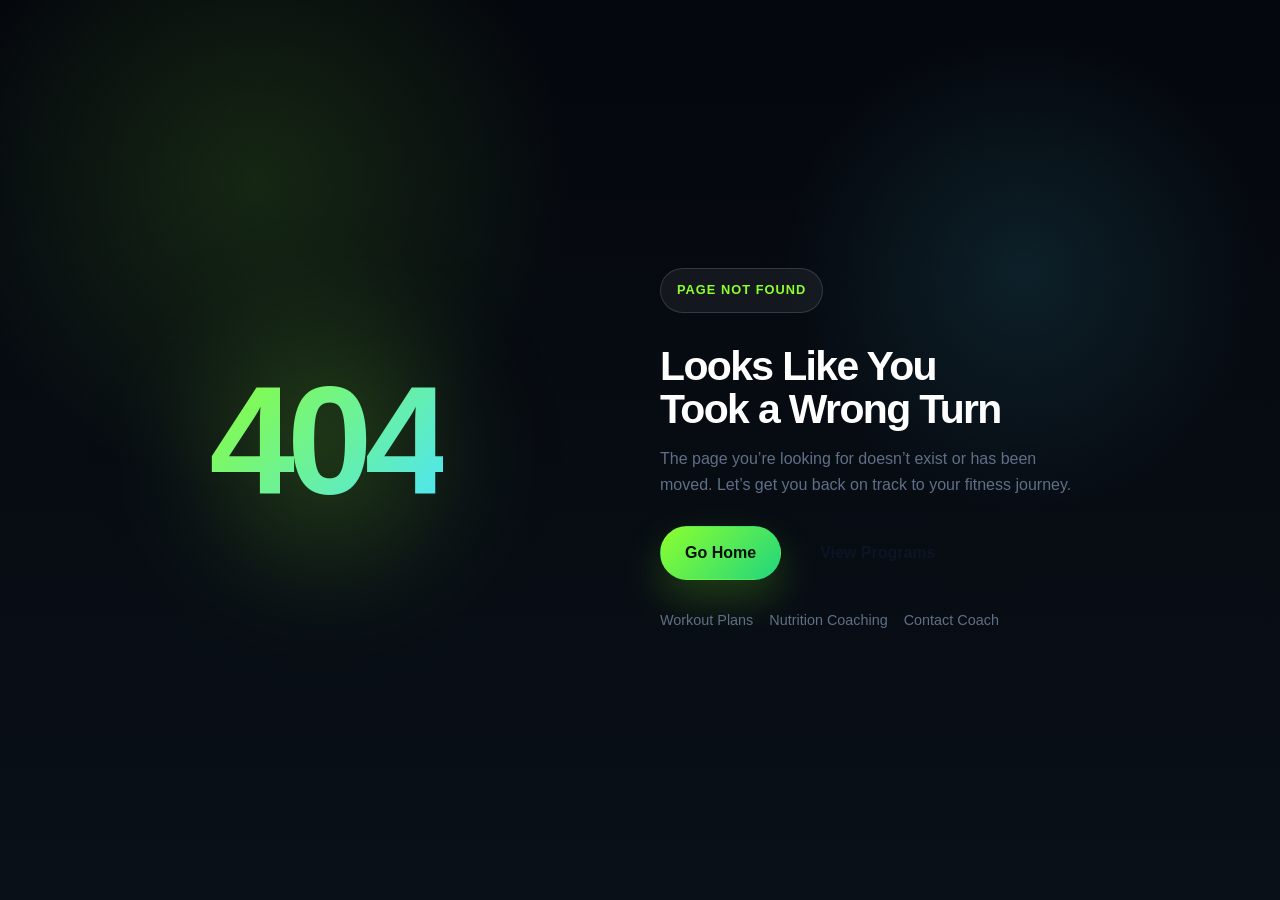
<file: pages/404page.html>
<!doctype html>
<html lang="en" dir="ltr">
<head>
<meta charset="UTF-8">
<meta name="viewport" content="width=device-width, initial-scale=1.0">
<title>Register - PulseForge</title>
    <link rel="icon" type="image/svg+xml" href="../assets/images/favicon.svg" />
<link rel="stylesheet" href="../assets/css/style.css">
<script href="../assets/js/main.js"></script>
<link href="https://cdnjs.cloudflare.com/ajax/libs/font-awesome/6.5.2/css/all.min.css" rel="stylesheet">

</head>

<body>
<section class="error-404-page">

  <div class="container">

    <div class="error-404-wrapper">

      <!-- BIG NUMBER -->
      <div class="error-404__visual">
        <h1 class="error-code">404</h1>
        <div class="error-glow"></div>
      </div>

      <!-- CONTENT -->
      <div class="error-404__content">

        <span class="section-kicker">Page Not Found</span>

        <h2>Looks Like You Took a Wrong Turn</h2>

        <p>
          The page you’re looking for doesn’t exist or has been moved. 
          Let’s get you back on track to your fitness journey.
        </p>

        <!-- ACTIONS -->
        <div class="error-404__actions">
          <a href="HomePage-1.html" class="button button--primary">
            Go Home
          </a>
          <a href="#" class="button button--outline">
            View Programs
          </a>
        </div>

        <!-- QUICK LINKS -->
        <div class="error-404__links">
          <a href="#">Workout Plans</a>
          <a href="#">Nutrition Coaching</a>
          <a href="#">Contact Coach</a>
        </div>

      </div>

    </div>

  </div>

</section>
</body>
</html>
</file>
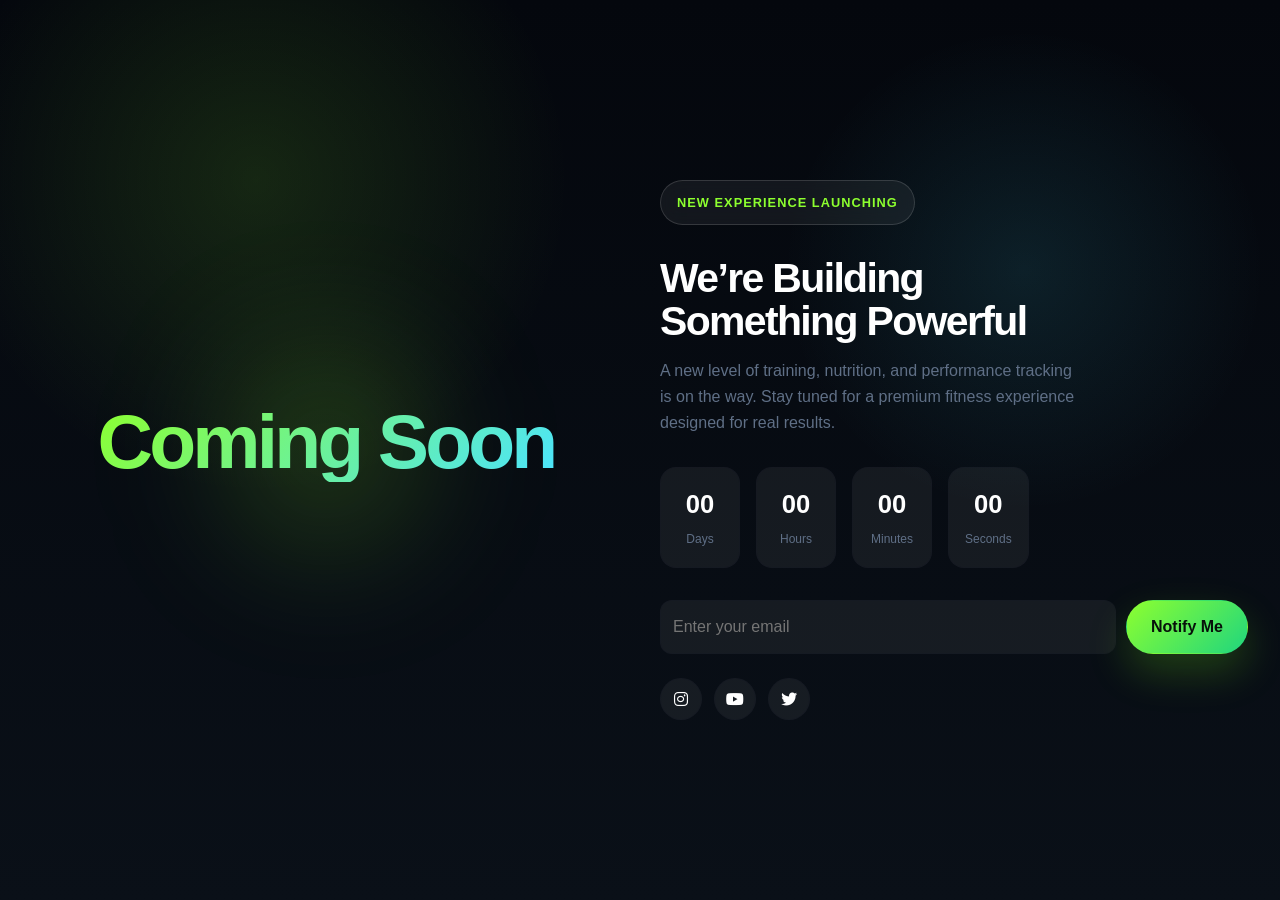
<file: pages/comingsoon.html>
<!doctype html>
<html lang="en" dir="ltr">
<head>
<meta charset="UTF-8">
<meta name="viewport" content="width=device-width, initial-scale=1.0">
<title>Login - PulseForge</title>
    <link rel="icon" type="image/svg+xml" href="../assets/images/favicon.svg" />
<link rel="stylesheet" href="../assets/css/style.css">
<link href="https://cdnjs.cloudflare.com/ajax/libs/font-awesome/6.5.2/css/all.min.css" rel="stylesheet">
<script href="../assets/js/main.js"></script>
</head>

<body>
    <section class="coming-soon-page">

  <div class="container">

    <div class="coming-soon-wrapper">

      <!-- VISUAL -->
      <div class="coming-soon__visual">
        <div class="coming-soon-glow"></div>
        <h1>Coming Soon</h1>
      </div>

      <!-- CONTENT -->
      <div class="coming-soon__content">

        <span class="section-kicker">New Experience Launching</span>

        <h2>We’re Building Something Powerful</h2>

        <p>
          A new level of training, nutrition, and performance tracking is on the way. 
          Stay tuned for a premium fitness experience designed for real results.
        </p>

        <!-- COUNTDOWN -->
        <div class="coming-soon__countdown" id="countdown">
          <div><span id="days">00</span><small>Days</small></div>
          <div><span id="hours">00</span><small>Hours</small></div>
          <div><span id="minutes">00</span><small>Minutes</small></div>
          <div><span id="seconds">00</span><small>Seconds</small></div>
        </div>

        <!-- SUBSCRIBE -->
        <form class="coming-soon__form">
          <input type="email" placeholder="Enter your email">
          <button type="submit" class="button button--primary">
            Notify Me
          </button>
        </form>

        <!-- SOCIAL -->
        <div class="coming-soon__social">
          <a href="#"><i class="fa-brands fa-instagram"></i></a>
          <a href="#"><i class="fa-brands fa-youtube"></i></a>
          <a href="#"><i class="fa-brands fa-twitter"></i></a>
        </div>

      </div>

    </div>

  </div>

</section>
</body>
</html>
</file>
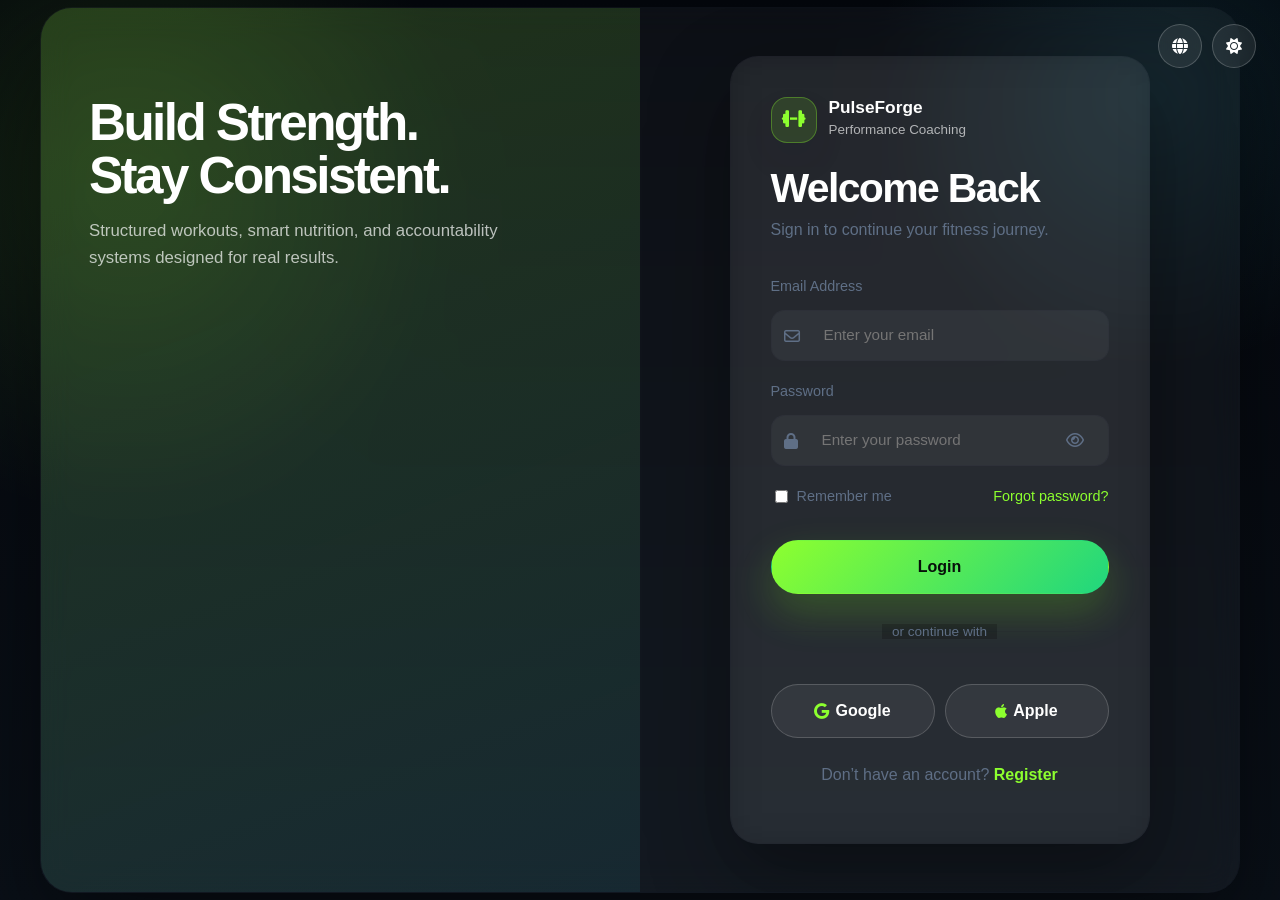
<file: pages/login.html>
<!doctype html>
<html lang="en" dir="ltr">
<head>
<meta charset="UTF-8">
<meta name="viewport" content="width=device-width, initial-scale=1.0">
<title>Login - PulseForge</title>
    <link rel="icon" type="image/svg+xml" href="../assets/images/favicon.svg" />
<link rel="stylesheet" href="../assets/css/style.css">
<link rel="stylesheet" href="../assets/css/dark-mode.css">
<link href="https://cdnjs.cloudflare.com/ajax/libs/font-awesome/6.5.2/css/all.min.css" rel="stylesheet">
<script defer src="../assets/js/main.js"></script>
</head>

<body>

<section class="auth-page">
  <div class="auth-tools" aria-label="Display controls">
    <button class="utility-button" type="button" data-rtl-toggle aria-label="Toggle RTL direction">
      <i class="fa-solid fa-globe" aria-hidden="true"></i>
    </button>
    <button class="utility-button" type="button" data-theme-toggle aria-label="Toggle dark mode">
      <i class="fa-solid fa-sun" aria-hidden="true"></i>
    </button>
  </div>

  <div class="auth-container">

    <!-- LEFT SIDE -->
    <div class="auth-visual">
      <div class="auth-visual__content">
        <h1>Build Strength. Stay Consistent.</h1>
        <p>
          Structured workouts, smart nutrition, and accountability systems designed for real results.
        </p>
      </div>
    </div>

    <!-- RIGHT SIDE -->
    <div class="auth-form-wrapper">

      <form class="auth-form" id="loginForm" novalidate>
        <a class="brand auth-brand" href="HomePage-1.html" aria-label="PulseForge Fitness home">
          <span class="brand__mark">
            <i class="fa-solid fa-dumbbell" aria-hidden="true"></i>
          </span>
          <span class="brand__copy">
            <strong>PulseForge</strong>
            <small>Performance Coaching</small>
          </span>
        </a>

        <div class="auth-form__header">
          <h2>Welcome Back</h2>
          <p>Sign in to continue your fitness journey.</p>
        </div>

        <!-- EMAIL -->
        <div class="form-group">
          <label>Email Address</label>
          <div class="input-field">
            <i class="fa-regular fa-envelope"></i>
            <input type="email" id="email" required placeholder="Enter your email">
          </div>
        </div>

        <!-- PASSWORD -->
        <div class="form-group">
          <label>Password</label>
          <div class="input-field">
            <i class="fa-solid fa-lock"></i>
            <input type="password" id="password" required placeholder="Enter your password">
            <button type="button" class="password-toggle" id="togglePassword">
              <i class="fa-regular fa-eye"></i>
            </button>
          </div>
        </div>

        <!-- OPTIONS -->
        <div class="form-options">
          <label class="checkbox">
            <input type="checkbox">
            <span>Remember me</span>
          </label>

          <a href="#">Forgot password?</a>
        </div>

        <!-- BUTTON -->
        <button type="submit" class="button button--primary">
          Login
        </button>

        <!-- DIVIDER -->
        <div class="auth-divider">
          <span>or continue with</span>
        </div>

        <!-- SOCIAL -->
        <div class="social-login">
          <button type="button" class="button button--outline">
            <i class="fa-brands fa-google"></i> Google
          </button>
          <button type="button" class="button button--outline">
            <i class="fa-brands fa-apple"></i> Apple
          </button>
        </div>

        <!-- FOOTER -->
        <p class="auth-footer">
          Don’t have an account?
          <a href="register.html">Register</a>
        </p>

      </form>

    </div>

  </div>

</section>


</body>
</html>
</file>
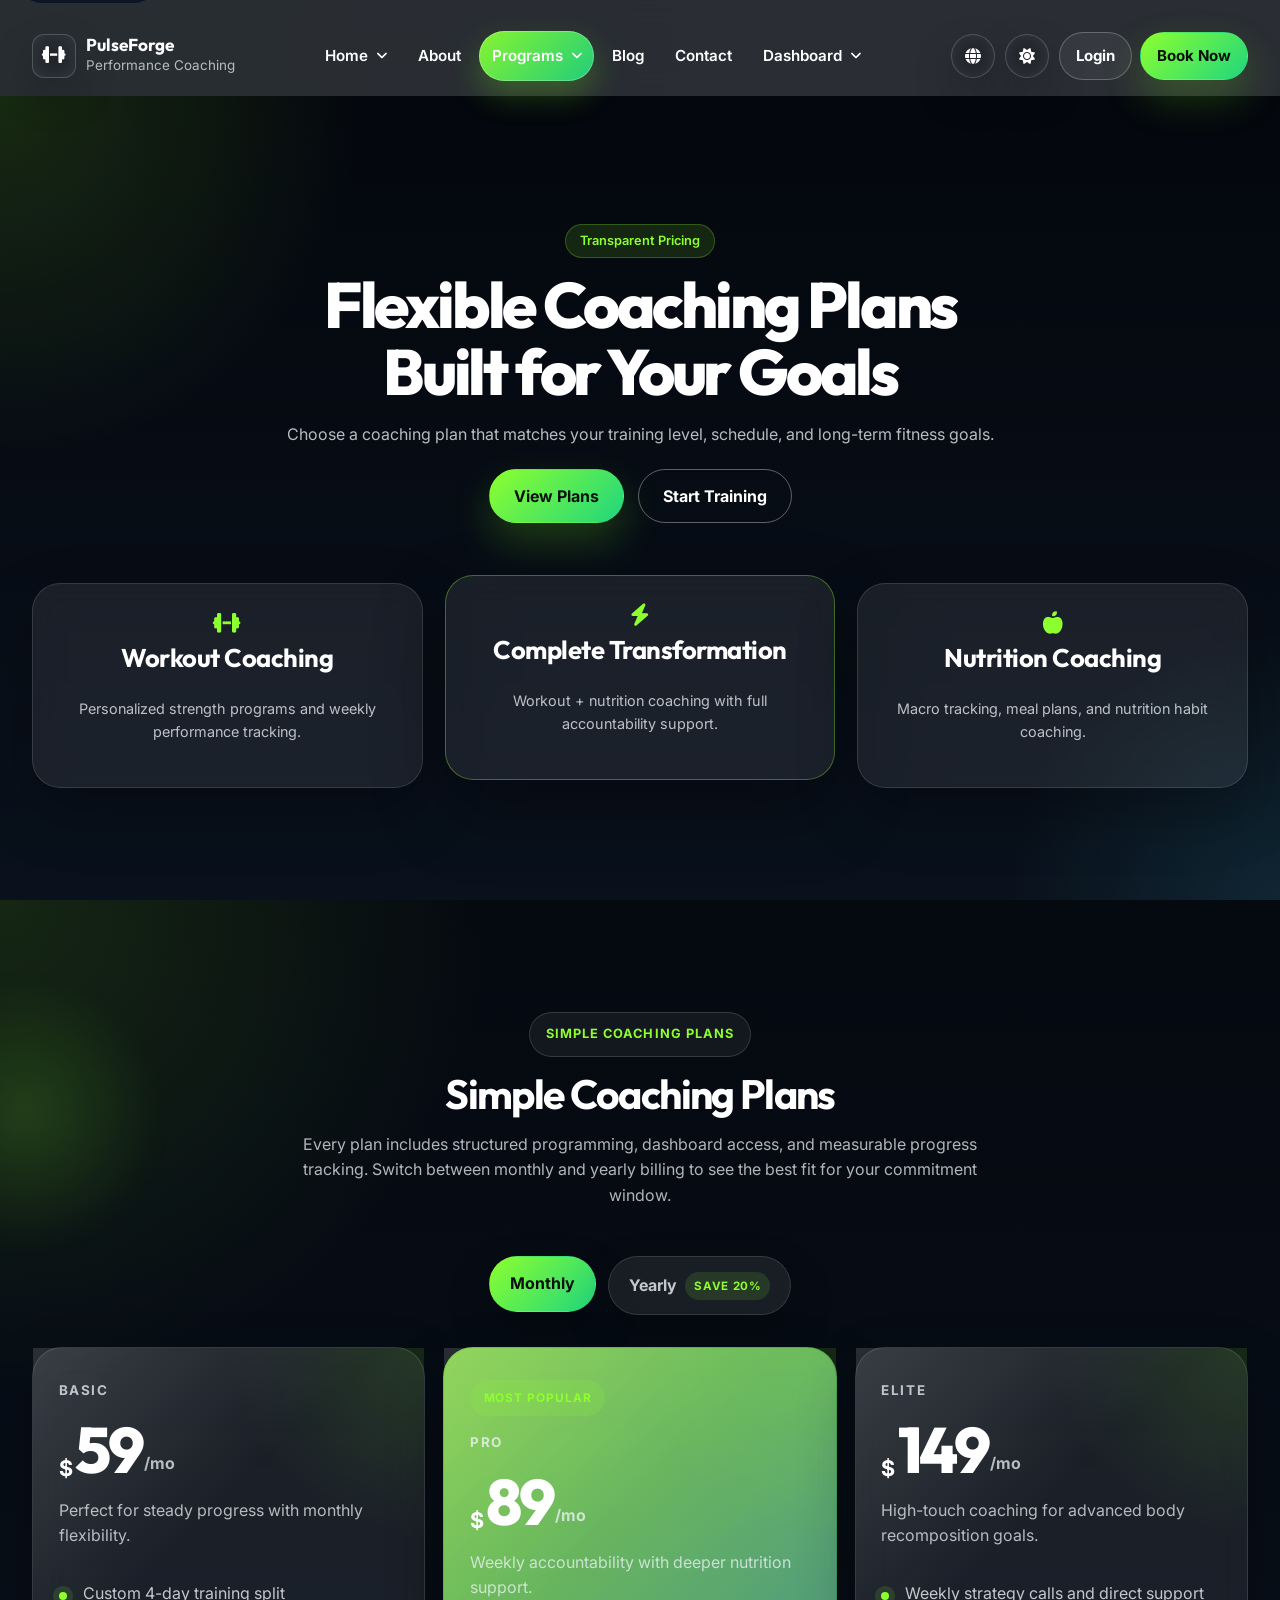
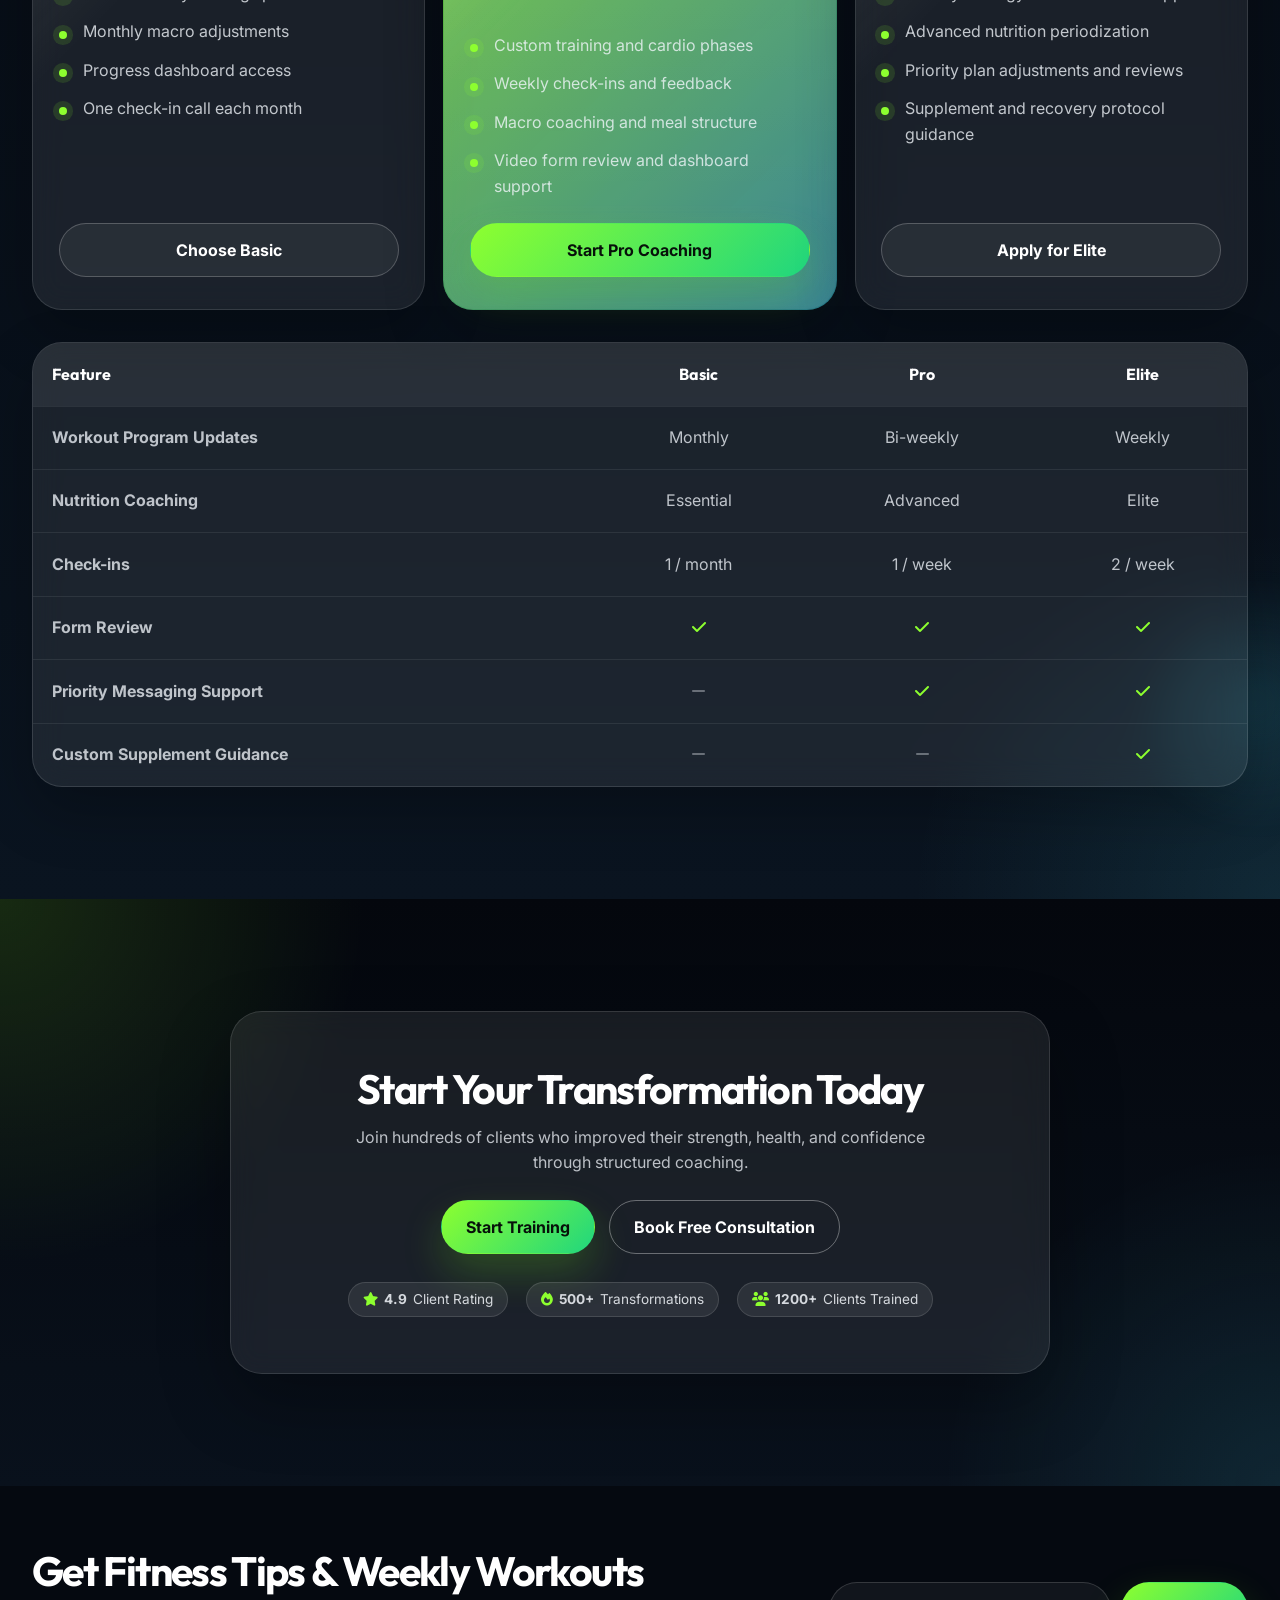
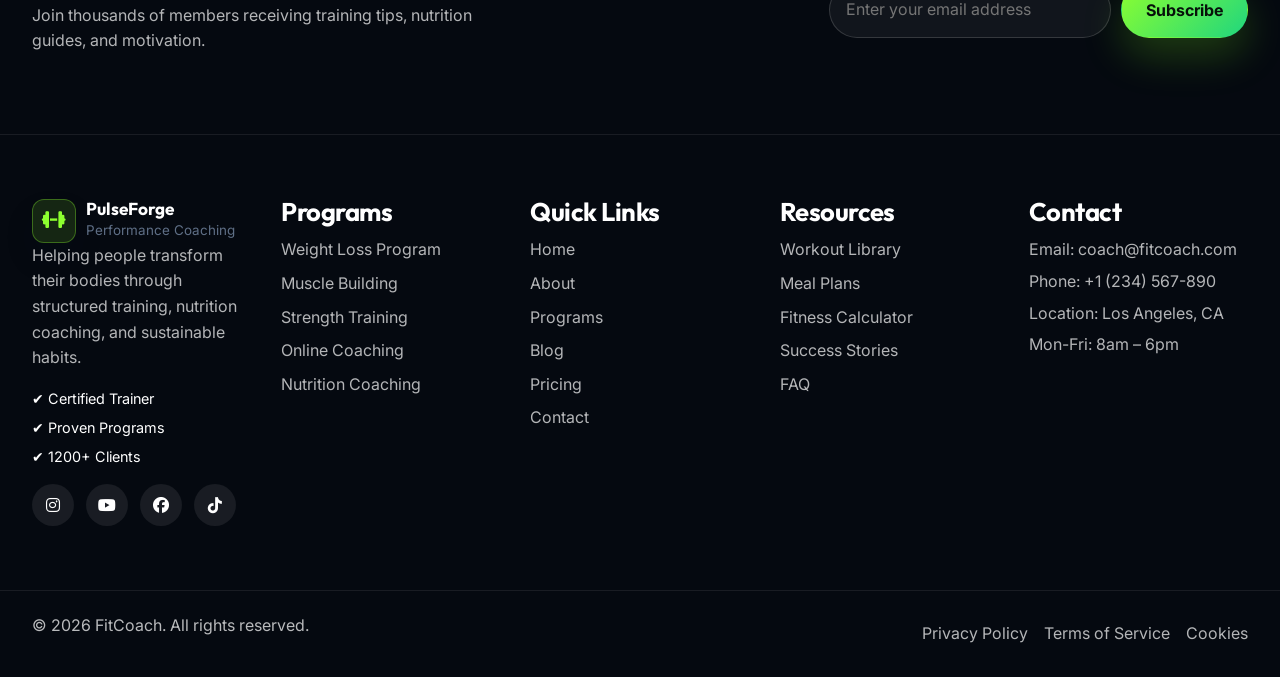
<file: pages/pricing.html>
<!doctype html>
<html lang="en" dir="ltr">
  <head>
    <meta charset="UTF-8" />
    <meta name="viewport" content="width=device-width, initial-scale=1.0" />
    <meta
      name="description"
      content="Premium fitness trainer website header with responsive navigation, dark mode, RTL support, and a high-end hero section."
    />
    <title>PulseForge Fitness | Home Page 1</title>
    <link rel="icon" type="image/svg+xml" href="../assets/images/favicon.svg" />
    <link rel="preconnect" href="https://fonts.googleapis.com" />
    <link rel="preconnect" href="https://fonts.gstatic.com" crossorigin />
    <link
      href="https://fonts.googleapis.com/css2?family=Inter:wght@400;500;600;700;800&family=Outfit:wght@600;700;800&display=swap"
      rel="stylesheet"
    />
    <link
      rel="stylesheet"
      href="https://cdnjs.cloudflare.com/ajax/libs/font-awesome/6.5.2/css/all.min.css"
    />
    <link rel="stylesheet" href="../assets/css/style.css" />
    <link rel="stylesheet" href="../assets/css/dark-mode.css" />
    <link rel="stylesheet" href="../assets/css/rtl.css" />
    <script defer src="../assets/js/main.js"></script>
  </head>
  <body>
    <a class="skip-link" href="#main-content">Skip to content</a>

    <header class="site-header" data-header>
      <div class="container">
        <nav class="navbar" aria-label="Primary navigation">
          <a
            class="brand"
            href="HomePage-1.html"
            aria-label="PulseForge Fitness home"
          >
            <span class="brand__mark">
              <i class="fa-solid fa-dumbbell" aria-hidden="true"></i>
            </span>
            <span class="brand__copy">
              <strong>PulseForge</strong>
              <small>Performance Coaching</small>
            </span>
          </a>

          <div class="nav-panel" id="site-navigation" data-nav-panel>
            <ul class="nav-menu">
              <li class="nav-item has-dropdown" data-dropdown>
                <button
                  class="nav-dropdown-toggle"
                  type="button"
                  aria-expanded="false"
                  data-dropdown-toggle
                >
                  <span>Home</span>
                  <i class="fa-solid fa-angle-down" aria-hidden="true"></i>
                </button>
                <div class="dropdown-menu" role="menu">
                  <div class="dropdown-menu__inner">
                    <a href="HomePage-1.html">Home Page 1</a>
                    <a href="HomePage-2.html">Home Page 2</a>
                  </div>
                </div>
              </li>
              <li class="nav-item">
                <a class="nav-link" href="about.html">About</a>
              </li>
              <li class="nav-item has-dropdown" data-dropdown>
                <button
                  class="nav-dropdown-toggle"
                  type="button"
                  aria-expanded="false"
                  data-dropdown-toggle
                >
                  <span>Programs</span>
                  <i class="fa-solid fa-angle-down" aria-hidden="true"></i>
                </button>
                <div class="dropdown-menu" role="menu">
                  <div class="dropdown-menu__inner">
                    <a href="WorkoutPlans.html">Workout Plans</a>
                    <a href="Nutrition Coaching.html">Nutrition Coaching</a>
                    <a href="pricing.html">Pricing Plans</a>
                  </div>
                </div>
              </li>
              <li class="nav-item">
                <a class="nav-link" href="blog.html">Blog</a>
              </li>
              <li class="nav-item">
                <a class="nav-link" href="contact.html">Contact</a>
              </li>
              <li class="nav-item has-dropdown" data-dropdown>
                <button
                  class="nav-dropdown-toggle"
                  type="button"
                  aria-expanded="false"
                  data-dropdown-toggle
                >
                  <span>Dashboard</span>
                  <i class="fa-solid fa-angle-down" aria-hidden="true"></i>
                </button>
                <div class="dropdown-menu" role="menu">
                  <div class="dropdown-menu__inner">
                    <a href="clientdashboard.html">Client Dashboard</a>
                    <a href="Admindashboard.html">Admin Dashboard</a>
                  </div>
                </div>
              </li>
            </ul>
          </div>

          <div class="header-tools">
            <button
              class="utility-button"
              type="button"
              data-rtl-toggle
              aria-label="Toggle RTL direction"
            >
              <i class="fa-solid fa-globe" aria-hidden="true"></i>
            </button>
            <button
              class="utility-button"
              type="button"
              data-theme-toggle
              aria-label="Toggle dark mode"
            >
              <i class="fa-solid fa-sun" aria-hidden="true"></i>
            </button>
            <div class="header-cta">
              <a class="button button--outline" href="login.html">Login</a>
              <a class="button button--primary" href="Booking.html">Book Now</a>
            </div>
            <button
              class="menu-button"
              type="button"
              data-nav-toggle
              aria-expanded="false"
              aria-controls="site-navigation"
              aria-label="Open menu"
            >
              <i class="fa-solid fa-bars-staggered" aria-hidden="true"></i>
            </button>
          </div>
        </nav>
      </div>
    </header>

    <div class="nav-overlay" data-nav-overlay></div>

    <main id="main-content">
      <section
        class="pricing-hero-section"
        aria-labelledby="pricing-hero-title"
      >
        <div class="container">
          <div class="pricing-hero-header reveal" data-reveal>
            <span class="pricing-badge">Transparent Pricing</span>

            <h1 id="pricing-hero-title">
              Flexible Coaching Plans Built for Your Goals
            </h1>

            <p>
              Choose a coaching plan that matches your training level, schedule,
              and long-term fitness goals.
            </p>

            <div class="pricing-hero-actions">
              <a href="#plans" class="button button--primary"> View Plans </a>

              <a href="#contact" class="button button--outline">
                Start Training
              </a>
            </div>
          </div>

          <div class="pricing-preview-grid reveal" data-reveal>
            <div class="pricing-preview-card">
              <i class="fa-solid fa-dumbbell"></i>

              <h3>Workout Coaching</h3>

              <p>
                Personalized strength programs and weekly performance tracking.
              </p>
            </div>

            <div class="pricing-preview-card pricing-preview-card--featured">
              <i class="fa-solid fa-bolt"></i>

              <h3>Complete Transformation</h3>

              <p>
                Workout + nutrition coaching with full accountability support.
              </p>
            </div>

            <div class="pricing-preview-card">
              <i class="fa-solid fa-apple-whole"></i>

              <h3>Nutrition Coaching</h3>

              <p>Macro tracking, meal plans, and nutrition habit coaching.</p>
            </div>
          </div>
        </div>
      </section>
      <section class="pricing-section" aria-labelledby="pricing-title">
        <div class="container">
          <div
            class="section-heading pricing-section__heading reveal"
            data-reveal
            style="--delay: 0.08s"
          >
            <span class="section-kicker">Simple Coaching Plans</span>
            <h2 id="pricing-title">Simple Coaching Plans</h2>
            <p>
              Every plan includes structured programming, dashboard access, and
              measurable progress tracking. Switch between monthly and yearly
              billing to see the best fit for your commitment window.
            </p>
          </div>

          <div
            class="pricing-toggle reveal"
            data-reveal
            style="--delay: 0.14s"
            role="group"
            aria-label="Billing frequency"
          >
            <button
              class="pricing-toggle__button is-active"
              type="button"
              data-billing-toggle="monthly"
              aria-pressed="true"
            >
              Monthly
            </button>
            <button
              class="pricing-toggle__button"
              type="button"
              data-billing-toggle="yearly"
              aria-pressed="false"
            >
              Yearly
              <span>Save 20%</span>
            </button>
          </div>

          <div class="pricing-grid">
            <article
              class="pricing-card reveal"
              data-reveal
              style="--delay: 0.18s"
            >
              <span class="pricing-card__plan">Basic</span>
              <div class="pricing-card__price">
                <span class="pricing-card__currency">$</span>
                <strong
                  class="pricing-card__amount"
                  data-price-amount
                  data-monthly="59"
                  data-yearly="47"
                  >59</strong
                >
                <span class="pricing-card__cycle">/mo</span>
              </div>
              <p
                class="pricing-card__note"
                data-price-note
                data-monthly-note="Perfect for steady progress with monthly flexibility."
                data-yearly-note="Billed yearly for $564 total. Best for long-term consistency."
              >
                Perfect for steady progress with monthly flexibility.
              </p>
              <ul class="pricing-card__features">
                <li>Custom 4-day training split</li>
                <li>Monthly macro adjustments</li>
                <li>Progress dashboard access</li>
                <li>One check-in call each month</li>
              </ul>
              <a class="button button--outline" href="pricing.html"
                >Choose Basic</a
              >
            </article>

            <article
              class="pricing-card pricing-card--featured reveal"
              data-reveal
              style="--delay: 0.24s"
            >
              <span class="pricing-card__badge">Most Popular</span>
              <span class="pricing-card__plan">Pro</span>
              <div class="pricing-card__price">
                <span class="pricing-card__currency">$</span>
                <strong
                  class="pricing-card__amount"
                  data-price-amount
                  data-monthly="89"
                  data-yearly="71"
                  >89</strong
                >
                <span class="pricing-card__cycle">/mo</span>
              </div>
              <p
                class="pricing-card__note"
                data-price-note
                data-monthly-note="Weekly accountability with deeper nutrition support."
                data-yearly-note="Billed yearly for $852 total. Strongest value for full coaching."
              >
                Weekly accountability with deeper nutrition support.
              </p>
              <ul class="pricing-card__features">
                <li>Custom training and cardio phases</li>
                <li>Weekly check-ins and feedback</li>
                <li>Macro coaching and meal structure</li>
                <li>Video form review and dashboard support</li>
              </ul>
              <a class="button button--primary" href="Booking.html"
                >Start Pro Coaching</a
              >
            </article>

            <article
              class="pricing-card reveal"
              data-reveal
              style="--delay: 0.3s"
            >
              <span class="pricing-card__plan">Elite</span>
              <div class="pricing-card__price">
                <span class="pricing-card__currency">$</span>
                <strong
                  class="pricing-card__amount"
                  data-price-amount
                  data-monthly="149"
                  data-yearly="119"
                  >149</strong
                >
                <span class="pricing-card__cycle">/mo</span>
              </div>
              <p
                class="pricing-card__note"
                data-price-note
                data-monthly-note="High-touch coaching for advanced body recomposition goals."
                data-yearly-note="Billed yearly for $1428 total. Premium support with maximum accountability."
              >
                High-touch coaching for advanced body recomposition goals.
              </p>
              <ul class="pricing-card__features">
                <li>Weekly strategy calls and direct support</li>
                <li>Advanced nutrition periodization</li>
                <li>Priority plan adjustments and reviews</li>
                <li>Supplement and recovery protocol guidance</li>
              </ul>
              <a class="button button--outline" href="Booking.html"
                >Apply for Elite</a
              >
            </article>
          </div>

          <div
            class="pricing-comparison reveal"
            data-reveal
            style="--delay: 0.36s"
          >
            <div class="pricing-comparison__wrap">
              <table class="pricing-table">
                <thead>
                  <tr>
                    <th scope="col">Feature</th>
                    <th scope="col">Basic</th>
                    <th scope="col">Pro</th>
                    <th scope="col">Elite</th>
                  </tr>
                </thead>
                <tbody>
                  <tr>
                    <th scope="row">Workout Program Updates</th>
                    <td>Monthly</td>
                    <td>Bi-weekly</td>
                    <td>Weekly</td>
                  </tr>
                  <tr>
                    <th scope="row">Nutrition Coaching</th>
                    <td>Essential</td>
                    <td>Advanced</td>
                    <td>Elite</td>
                  </tr>
                  <tr>
                    <th scope="row">Check-ins</th>
                    <td>1 / month</td>
                    <td>1 / week</td>
                    <td>2 / week</td>
                  </tr>
                  <tr>
                    <th scope="row">Form Review</th>
                    <td>
                      <i class="fa-solid fa-check" aria-hidden="true"></i>
                    </td>
                    <td>
                      <i class="fa-solid fa-check" aria-hidden="true"></i>
                    </td>
                    <td>
                      <i class="fa-solid fa-check" aria-hidden="true"></i>
                    </td>
                  </tr>
                  <tr>
                    <th scope="row">Priority Messaging Support</th>
                    <td>
                      <i class="fa-solid fa-minus" aria-hidden="true"></i>
                    </td>
                    <td>
                      <i class="fa-solid fa-check" aria-hidden="true"></i>
                    </td>
                    <td>
                      <i class="fa-solid fa-check" aria-hidden="true"></i>
                    </td>
                  </tr>
                  <tr>
                    <th scope="row">Custom Supplement Guidance</th>
                    <td>
                      <i class="fa-solid fa-minus" aria-hidden="true"></i>
                    </td>
                    <td>
                      <i class="fa-solid fa-minus" aria-hidden="true"></i>
                    </td>
                    <td>
                      <i class="fa-solid fa-check" aria-hidden="true"></i>
                    </td>
                  </tr>
                </tbody>
              </table>
            </div>
          </div>
        </div>
      </section>
      <section class="pricing-cta-section" aria-labelledby="pricing-cta-title">
        <div class="container">
          <div class="pricing-cta-shell reveal" data-reveal>
            <div class="pricing-cta-content">
              <h2 id="pricing-cta-title">Start Your Transformation Today</h2>

              <p>
                Join hundreds of clients who improved their strength, health,
                and confidence through structured coaching.
              </p>

              <div class="pricing-cta-actions">
                <a href="#start-training" class="button button--primary">
                  Start Training
                </a>

                <a href="#consultation" class="button button--outline">
                  Book Free Consultation
                </a>
              </div>

              <div class="pricing-cta-trust">
                <span class="cta-trust-item">
                  <i class="fa-solid fa-star"></i>
                  <strong>4.9</strong> Client Rating
                </span>

                <span class="cta-trust-item">
                  <i class="fa-solid fa-fire"></i>
                  <strong>500+</strong> Transformations
                </span>

                <span class="cta-trust-item">
                  <i class="fa-solid fa-users"></i>
                  <strong>1200+</strong> Clients Trained
                </span>
              </div>
            </div>
          </div>
        </div>
      </section>
    </main>
    <footer class="site-footer" aria-labelledby="footer-title">
      <!-- Newsletter -->
      <section class="footer-newsletter">
        <div class="container footer-newsletter__inner">
          <div class="footer-newsletter__content">
            <h2 id="footer-title">Get Fitness Tips & Weekly Workouts</h2>
            <p>
              Join thousands of members receiving training tips, nutrition
              guides, and motivation.
            </p>
          </div>

          <form class="newsletter-form" action="#">
            <input
              type="email"
              placeholder="Enter your email address"
              required
            />
            <button class="button button--primary" type="submit">
              Subscribe
            </button>
          </form>
        </div>
      </section>

      <!-- Main Footer -->
      <div class="footer-main">
        <div class="container footer-grid">
          <!-- Brand -->
          <div class="footer-brand">
            <a
              class="brand"
              href="HomePage-2.html"
              aria-label="PulseForge Fitness home"
            >
              <span class="brand__mark">
                <i class="fa-solid fa-dumbbell" aria-hidden="true"></i>
              </span>
              <span class="brand__copy">
                <strong>PulseForge</strong>
                <small>Performance Coaching</small>
              </span>
            </a>
            <p>
              Helping people transform their bodies through structured training,
              nutrition coaching, and sustainable habits.
            </p>

            <div class="footer-trust">
              <span>✔ Certified Trainer</span>
              <span>✔ Proven Programs</span>
              <span>✔ 1200+ Clients</span>
            </div>

            <div class="footer-social">
              <a href="#"><i class="fa-brands fa-instagram"></i></a>
              <a href="#"><i class="fa-brands fa-youtube"></i></a>
              <a href="#"><i class="fa-brands fa-facebook"></i></a>
              <a href="#"><i class="fa-brands fa-tiktok"></i></a>
            </div>
          </div>

          <!-- Programs -->
          <nav class="footer-links">
            <h3>Programs</h3>
            <ul>
              <li><a href="#">Weight Loss Program</a></li>
              <li><a href="#">Muscle Building</a></li>
              <li><a href="#">Strength Training</a></li>
              <li><a href="#">Online Coaching</a></li>
              <li><a href="#">Nutrition Coaching</a></li>
            </ul>
          </nav>

          <!-- Quick Links -->
          <nav class="footer-links">
            <h3>Quick Links</h3>
            <ul>
              <li><a href="#">Home</a></li>
              <li><a href="#">About</a></li>
              <li><a href="#">Programs</a></li>
              <li><a href="#">Blog</a></li>
              <li><a href="#">Pricing</a></li>
              <li><a href="#">Contact</a></li>
            </ul>
          </nav>

          <!-- Resources -->
          <nav class="footer-links">
            <h3>Resources</h3>
            <ul>
              <li><a href="#">Workout Library</a></li>
              <li><a href="#">Meal Plans</a></li>
              <li><a href="#">Fitness Calculator</a></li>
              <li><a href="#">Success Stories</a></li>
              <li><a href="#">FAQ</a></li>
            </ul>
          </nav>

          <!-- Contact -->
          <div class="footer-contact">
            <h3>Contact</h3>
            <ul>
              <li>Email: coach@fitcoach.com</li>
              <li>Phone: +1 (234) 567-890</li>
              <li>Location: Los Angeles, CA</li>
              <li>Mon-Fri: 8am – 6pm</li>
            </ul>
          </div>
        </div>
      </div>

      <!-- Bottom Footer -->
      <div class="footer-bottom">
        <div class="container footer-bottom__inner">
          <p>© 2026 FitCoach. All rights reserved.</p>

          <div class="footer-legal">
            <a href="#">Privacy Policy</a>
            <a href="#">Terms of Service</a>
            <a href="#">Cookies</a>
          </div>
        </div>
      </div>
    </footer>
  </body>
</html>
</file>
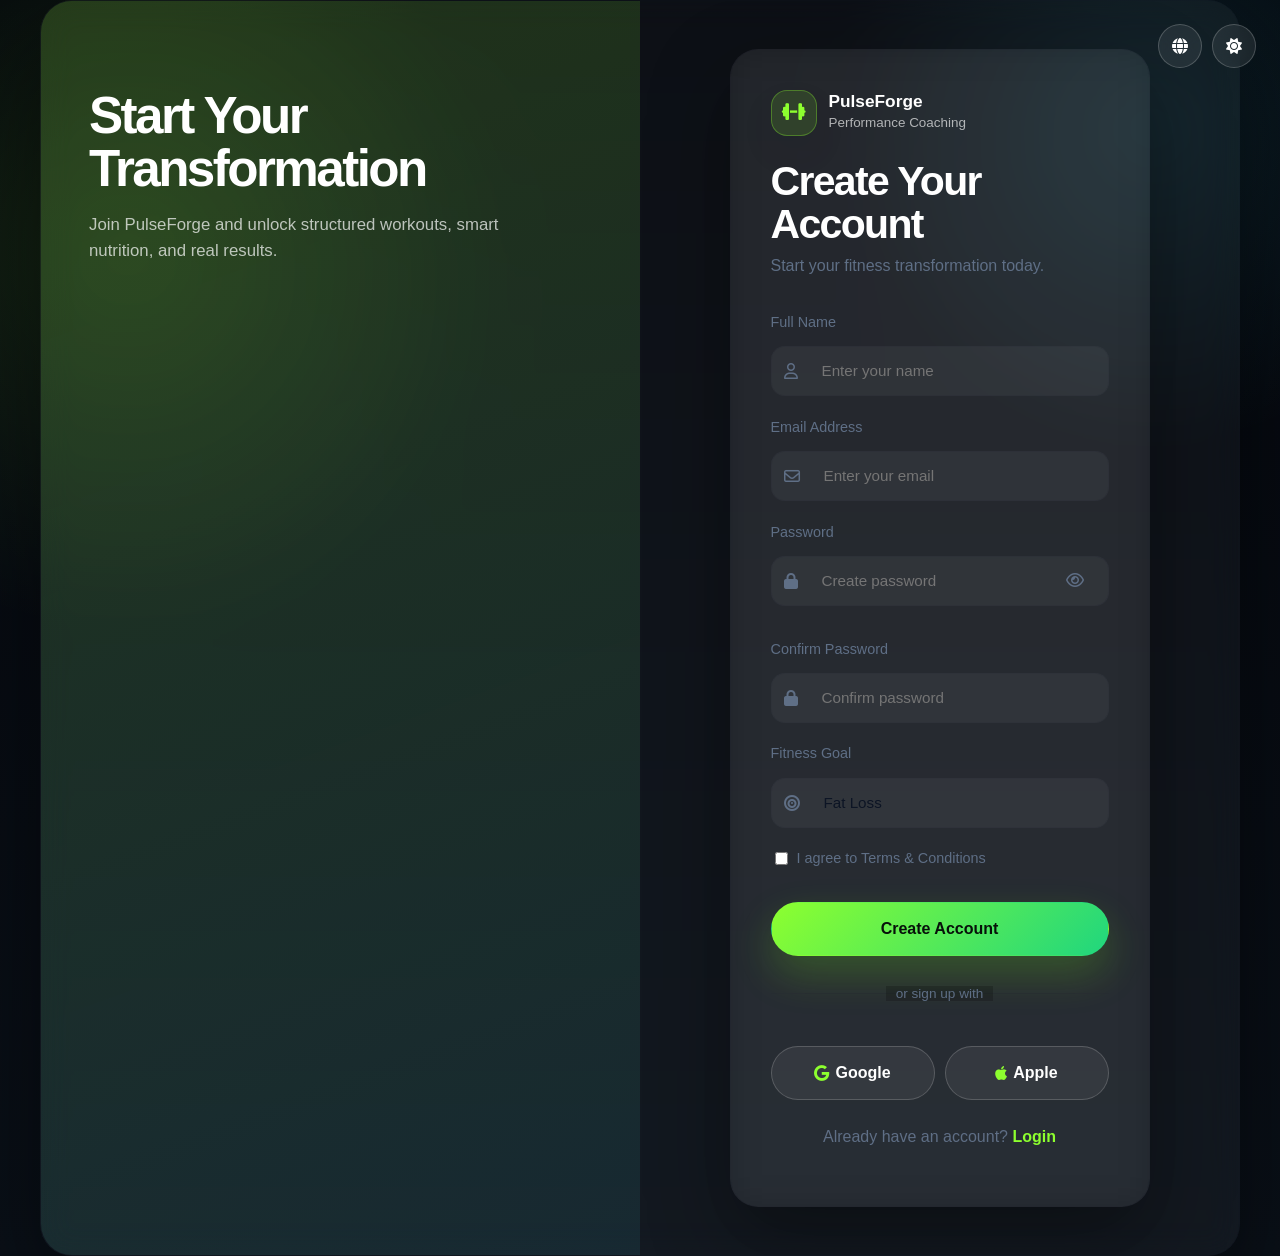
<file: pages/register.html>
<!doctype html>
<html lang="en" dir="ltr">
<head>
<meta charset="UTF-8">
<meta name="viewport" content="width=device-width, initial-scale=1.0">
<title>Register - PulseForge</title>
    <link rel="icon" type="image/svg+xml" href="../assets/images/favicon.svg" />
<link rel="stylesheet" href="../assets/css/style.css">
<link rel="stylesheet" href="../assets/css/dark-mode.css">
<script defer src="../assets/js/main.js"></script>
<link href="https://cdnjs.cloudflare.com/ajax/libs/font-awesome/6.5.2/css/all.min.css" rel="stylesheet">

</head>

<body>

<section class="auth-page">
  <div class="auth-tools" aria-label="Display controls">
    <button class="utility-button" type="button" data-rtl-toggle aria-label="Toggle RTL direction">
      <i class="fa-solid fa-globe" aria-hidden="true"></i>
    </button>
    <button class="utility-button" type="button" data-theme-toggle aria-label="Toggle dark mode">
      <i class="fa-solid fa-sun" aria-hidden="true"></i>
    </button>
  </div>

  <div class="auth-container">

    <!-- LEFT SIDE -->
    <div class="auth-visual">
      <div class="auth-visual__content">
        <h1>Start Your Transformation</h1>
        <p>
          Join PulseForge and unlock structured workouts, smart nutrition, and real results.
        </p>
      </div>
    </div>

    <!-- RIGHT SIDE -->
    <div class="auth-form-wrapper">

      <form class="auth-form" id="registerForm" novalidate>
        <a class="brand auth-brand" href="HomePage-1.html" aria-label="PulseForge Fitness home">
          <span class="brand__mark">
            <i class="fa-solid fa-dumbbell" aria-hidden="true"></i>
          </span>
          <span class="brand__copy">
            <strong>PulseForge</strong>
            <small>Performance Coaching</small>
          </span>
        </a>

        <div class="auth-form__header">
          <h2>Create Your Account</h2>
          <p>Start your fitness transformation today.</p>
        </div>

        <!-- NAME -->
        <div class="form-group">
          <label>Full Name</label>
          <div class="input-field">
            <i class="fa-regular fa-user"></i>
            <input type="text" id="name" required placeholder="Enter your name">
          </div>
        </div>

        <!-- EMAIL -->
        <div class="form-group">
          <label>Email Address</label>
          <div class="input-field">
            <i class="fa-regular fa-envelope"></i>
            <input type="email" id="email" required placeholder="Enter your email">
          </div>
        </div>

        <!-- PASSWORD -->
        <div class="form-group">
          <label>Password</label>
          <div class="input-field">
            <i class="fa-solid fa-lock"></i>
            <input type="password" id="password" required placeholder="Create password">
            <button type="button" class="password-toggle" id="togglePassword">
              <i class="fa-regular fa-eye"></i>
            </button>
          </div>
          <small id="passwordStrength" class="form-hint"></small>
        </div>

        <!-- CONFIRM PASSWORD -->
        <div class="form-group">
          <label>Confirm Password</label>
          <div class="input-field">
            <i class="fa-solid fa-lock"></i>
            <input type="password" id="confirmPassword" required placeholder="Confirm password">
          </div>
        </div>

        <!-- GOAL -->
        <div class="form-group">
          <label>Fitness Goal</label>
          <div class="input-field">
            <i class="fa-solid fa-bullseye"></i>
            <select id="goal">
              <option>Fat Loss</option>
              <option>Muscle Gain</option>
              <option>Strength</option>
              <option>General Fitness</option>
            </select>
          </div>
        </div>

        <!-- TERMS -->
        <div class="form-options">
          <label class="checkbox">
            <input type="checkbox" id="terms">
            <span>I agree to Terms & Conditions</span>
          </label>
        </div>

        <!-- BUTTON -->
        <button type="submit" class="button button--primary">
          Create Account
        </button>

        <!-- DIVIDER -->
        <div class="auth-divider">
          <span>or sign up with</span>
        </div>

        <!-- SOCIAL -->
        <div class="social-login">
          <button type="button" class="button button--outline">
            <i class="fa-brands fa-google"></i> Google
          </button>
          <button type="button" class="button button--outline">
            <i class="fa-brands fa-apple"></i> Apple
          </button>
        </div>

        <!-- FOOTER -->
        <p class="auth-footer">
          Already have an account?
          <a href="login.html">Login</a>
        </p>

      </form>

    </div>

  </div>

</section>


<script>

// PASSWORD TOGGLE

</script>

</body>
</html>
</file>
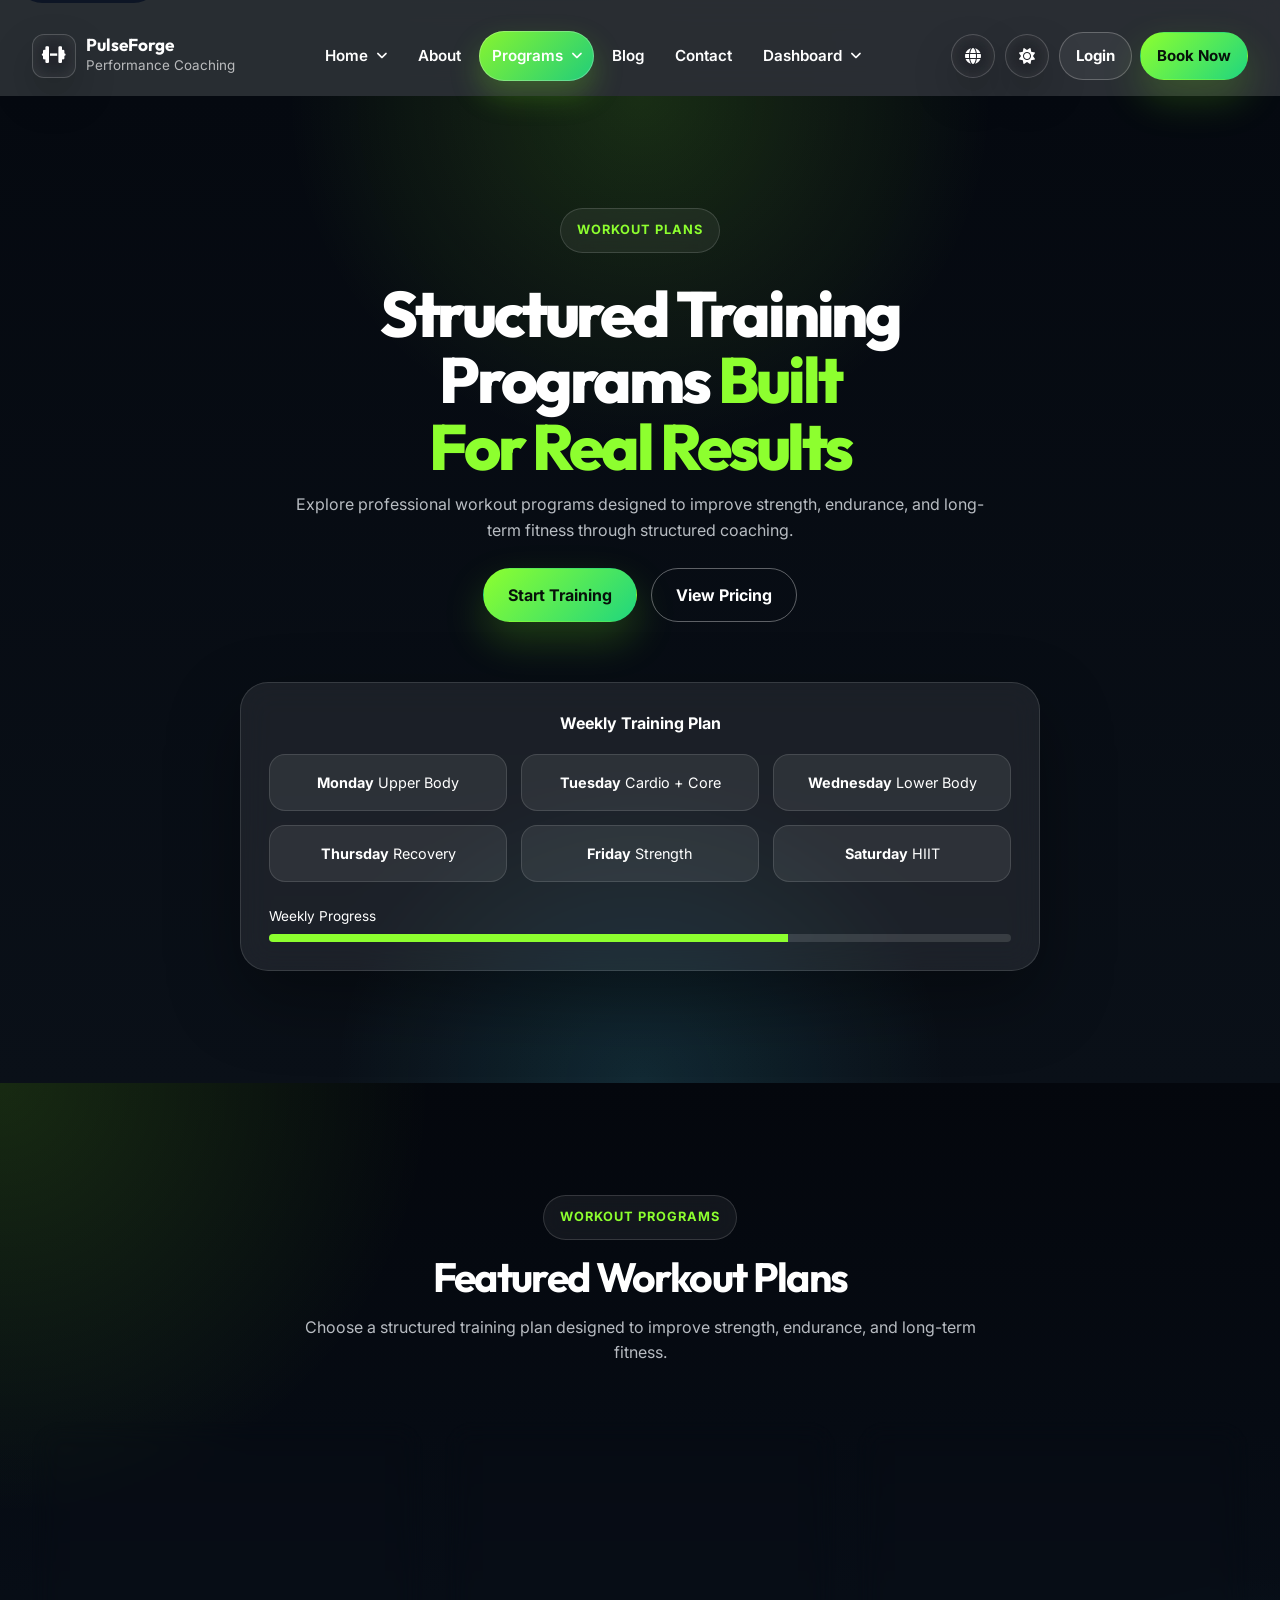
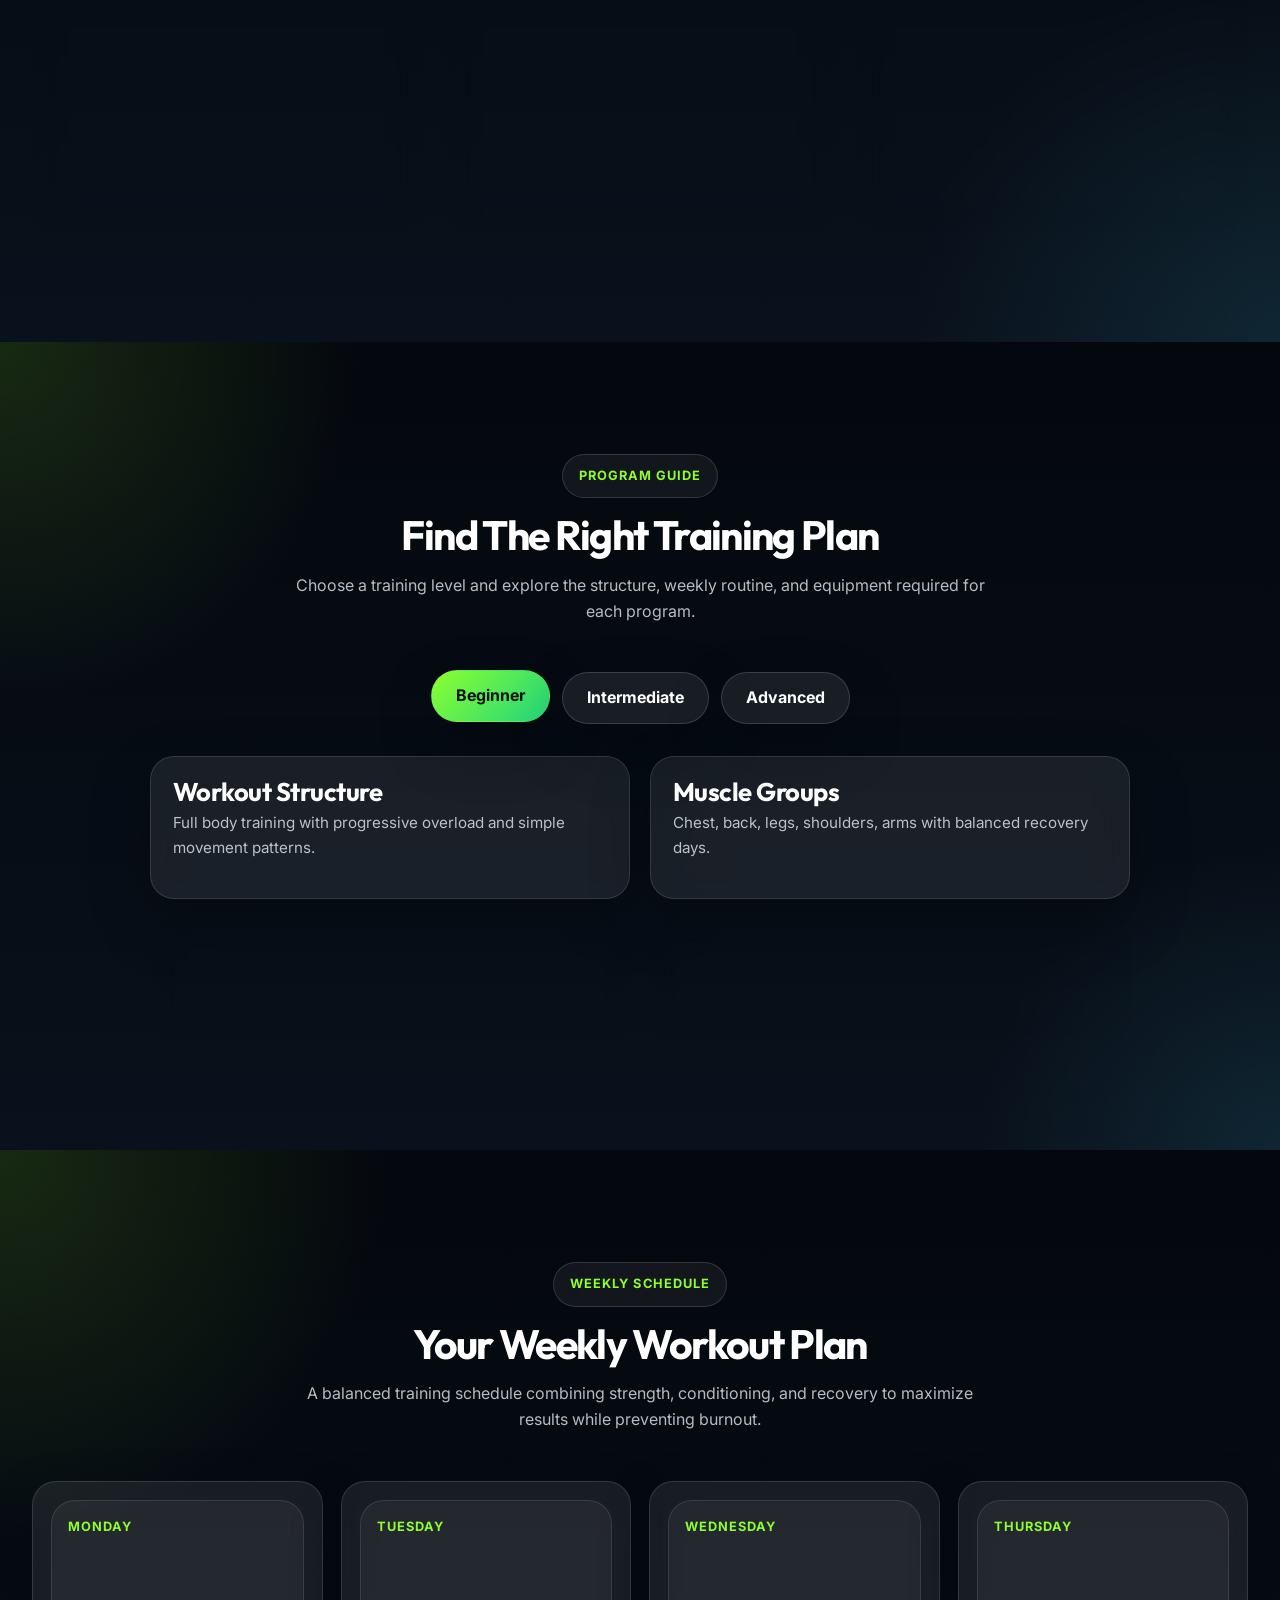
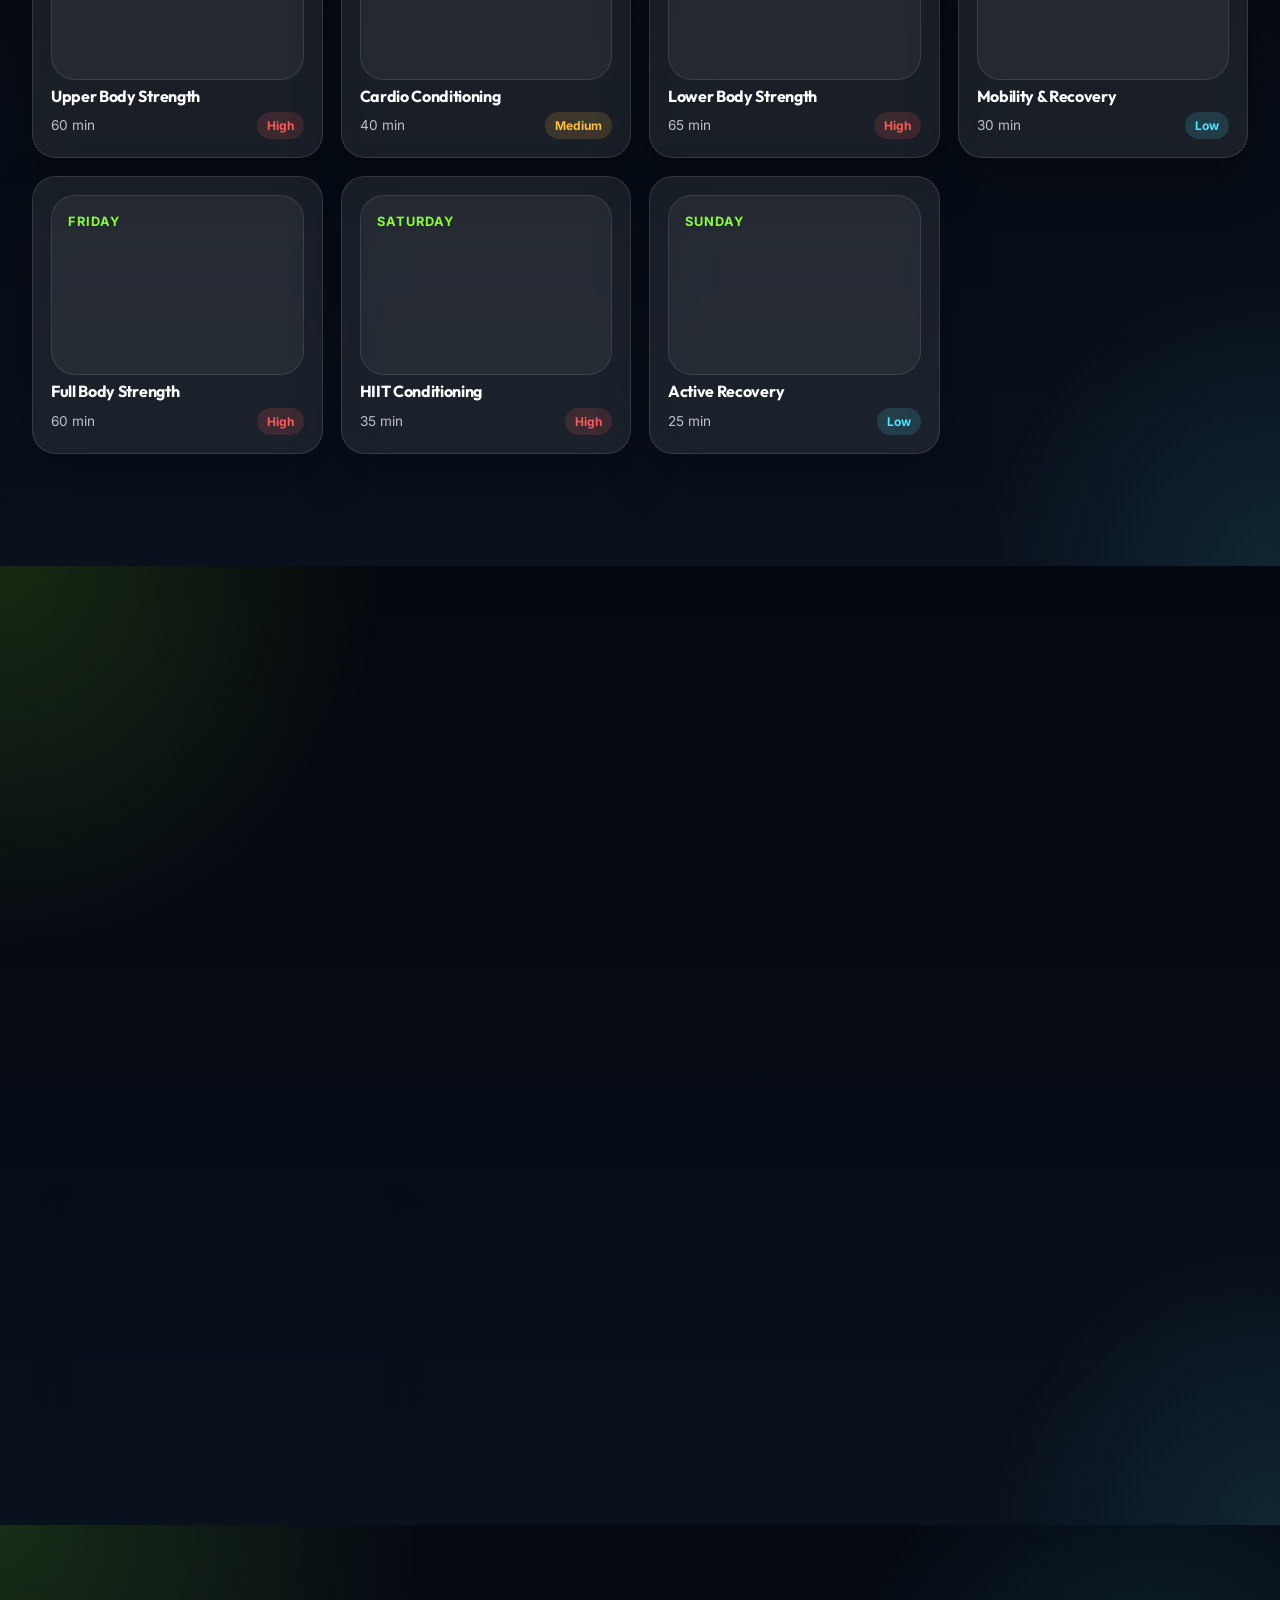
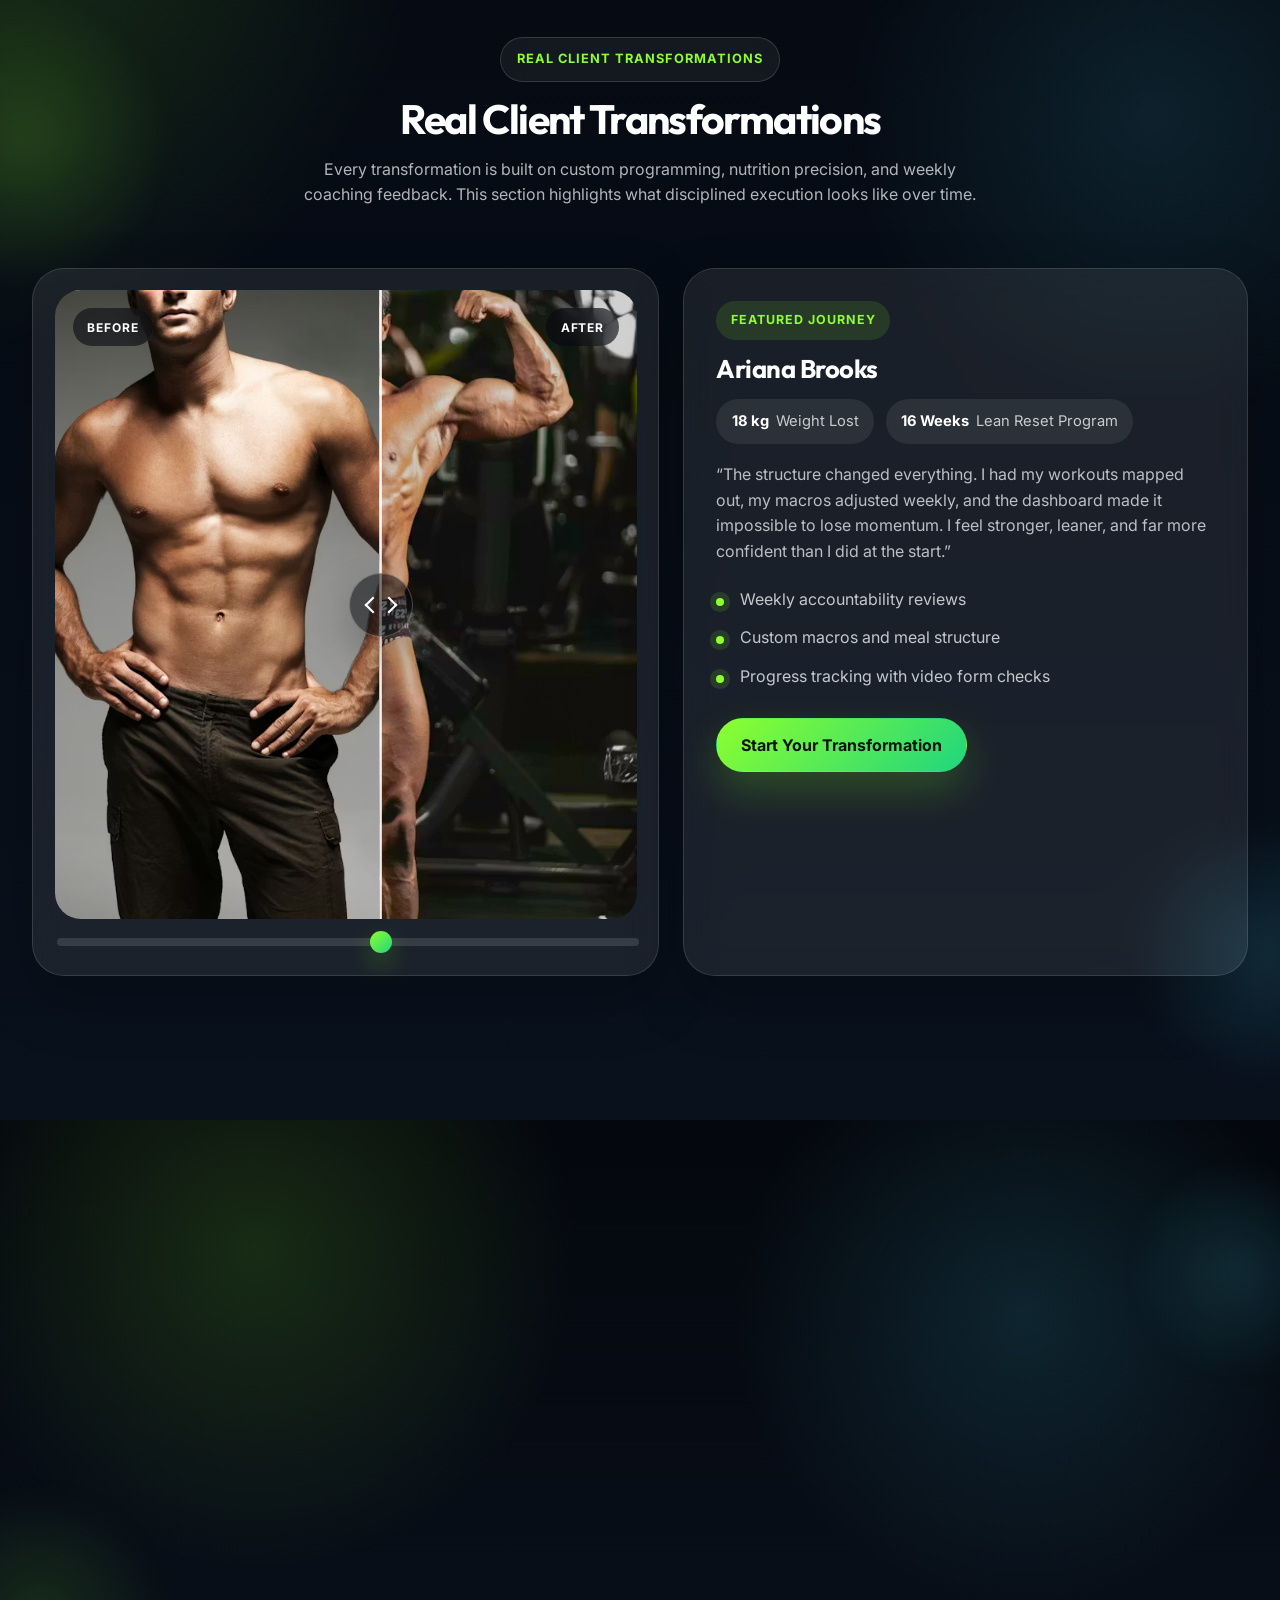
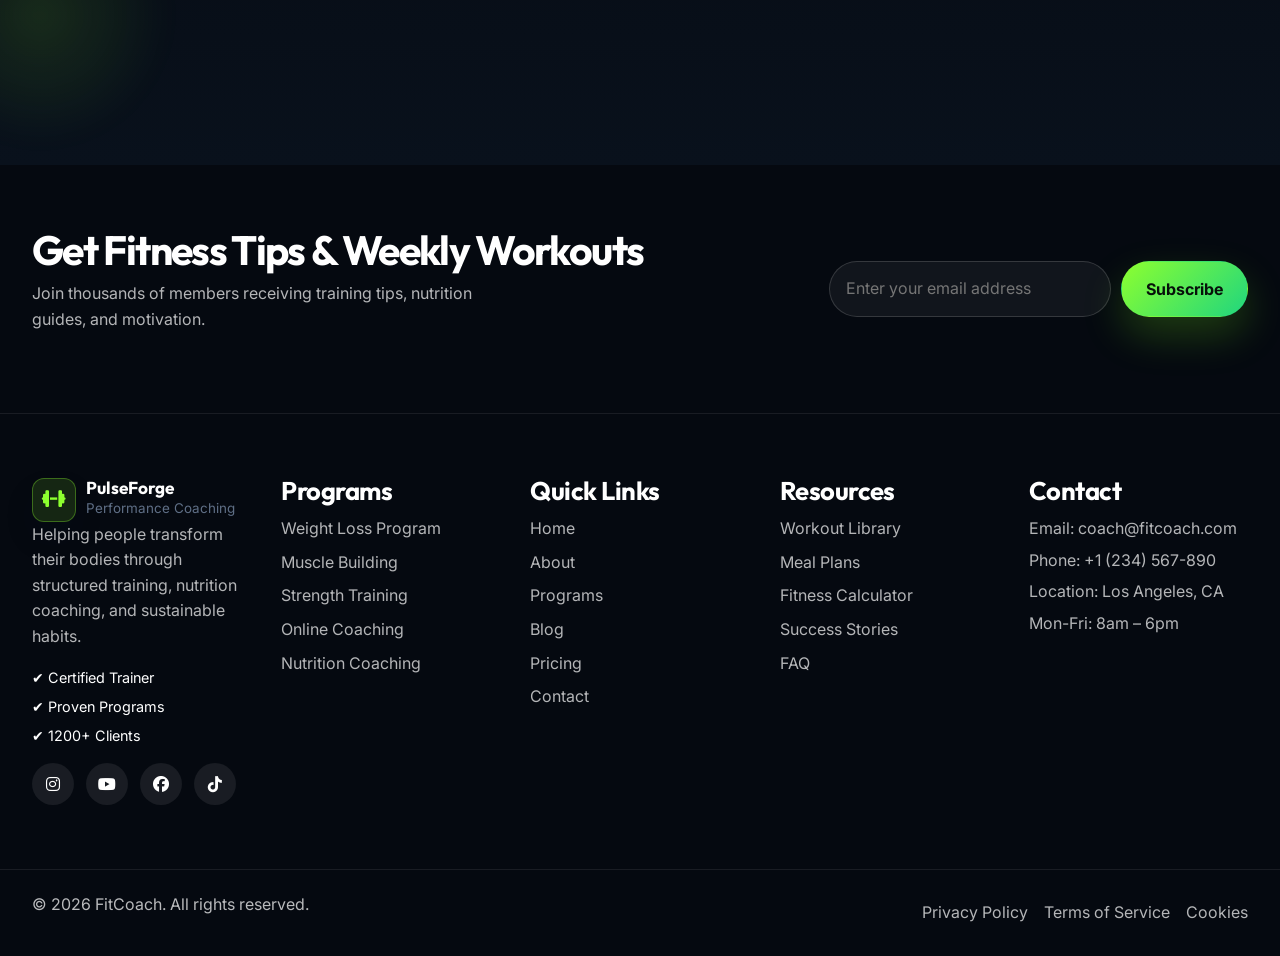
<file: pages/WorkoutPlans.html>
<!doctype html>
<html lang="en" dir="ltr">
  <head>
    <meta charset="UTF-8" />
    <meta name="viewport" content="width=device-width, initial-scale=1.0" />
    <meta
      name="description"
      content="Premium fitness trainer website header with responsive navigation, dark mode, RTL support, and a high-end hero section."
    />
    <title>PulseForge Fitness | Home Page 1</title>
    <link rel="icon" type="image/svg+xml" href="../assets/images/favicon.svg" />
    <link rel="preconnect" href="https://fonts.googleapis.com" />
    <link rel="preconnect" href="https://fonts.gstatic.com" crossorigin />
    <link
      href="https://fonts.googleapis.com/css2?family=Inter:wght@400;500;600;700;800&family=Outfit:wght@600;700;800&display=swap"
      rel="stylesheet"
    />
    <link
      rel="stylesheet"
      href="https://cdnjs.cloudflare.com/ajax/libs/font-awesome/6.5.2/css/all.min.css"
    />
    <link rel="stylesheet" href="../assets/css/style.css" />
    <link rel="stylesheet" href="../assets/css/dark-mode.css" />
    <link rel="stylesheet" href="../assets/css/rtl.css" />
    <script defer src="../assets/js/main.js"></script>
  </head>
  <body>
    <a class="skip-link" href="#main-content">Skip to content</a>

    <header class="site-header" data-header>
      <div class="container">
        <nav class="navbar" aria-label="Primary navigation">
          <a
            class="brand"
            href="HomePage-1.html"
            aria-label="PulseForge Fitness home"
          >
            <span class="brand__mark">
              <i class="fa-solid fa-dumbbell" aria-hidden="true"></i>
            </span>
            <span class="brand__copy">
              <strong>PulseForge</strong>
              <small>Performance Coaching</small>
            </span>
          </a>

          <div class="nav-panel" id="site-navigation" data-nav-panel>
            <ul class="nav-menu">
              <li class="nav-item has-dropdown" data-dropdown>
                <button
                  class="nav-dropdown-toggle"
                  type="button"
                  aria-expanded="false"
                  data-dropdown-toggle
                >
                  <span>Home</span>
                  <i class="fa-solid fa-angle-down" aria-hidden="true"></i>
                </button>
                <div class="dropdown-menu" role="menu">
                  <div class="dropdown-menu__inner">
                    <a href="HomePage-1.html">Home Page 1</a>
                    <a href="HomePage-2.html">Home Page 2</a>
                  </div>
                </div>
              </li>
              <li class="nav-item">
                <a class="nav-link" href="about.html">About</a>
              </li>
              <li class="nav-item has-dropdown" data-dropdown>
                <button
                  class="nav-dropdown-toggle"
                  type="button"
                  aria-expanded="false"
                  data-dropdown-toggle
                >
                  <span>Programs</span>
                  <i class="fa-solid fa-angle-down" aria-hidden="true"></i>
                </button>
                <div class="dropdown-menu" role="menu">
                  <div class="dropdown-menu__inner">
                    <a href="WorkoutPlans.html">Workout Plans</a>
                    <a href="Nutrition Coaching.html">Nutrition Coaching</a>
                    <a href="pricing.html">Pricing Plans</a>
                  </div>
                </div>
              </li>
              <li class="nav-item">
                <a class="nav-link" href="blog.html">Blog</a>
              </li>
              <li class="nav-item">
                <a class="nav-link" href="contact.html">Contact</a>
              </li>
              <li class="nav-item has-dropdown" data-dropdown>
                <button
                  class="nav-dropdown-toggle"
                  type="button"
                  aria-expanded="false"
                  data-dropdown-toggle
                >
                  <span>Dashboard</span>
                  <i class="fa-solid fa-angle-down" aria-hidden="true"></i>
                </button>
                <div class="dropdown-menu" role="menu">
                  <div class="dropdown-menu__inner">
                    <a href="clientdashboard.html">Client Dashboard</a>
                    <a href="Admindashboard.html">Admin Dashboard</a>
                  </div>
                </div>
              </li>
            </ul>
          </div>

          <div class="header-tools">
            <button
              class="utility-button"
              type="button"
              data-rtl-toggle
              aria-label="Toggle RTL direction"
            >
              <i class="fa-solid fa-globe" aria-hidden="true"></i>
            </button>
            <button
              class="utility-button"
              type="button"
              data-theme-toggle
              aria-label="Toggle dark mode"
            >
              <i class="fa-solid fa-sun" aria-hidden="true"></i>
            </button>
            <div class="header-cta">
              <a class="button button--outline" href="login.html">Login</a>
              <a class="button button--primary" href="Booking.html">Book Now</a>
            </div>
            <button
              class="menu-button"
              type="button"
              data-nav-toggle
              aria-expanded="false"
              aria-controls="site-navigation"
              aria-label="Open menu"
            >
              <i class="fa-solid fa-bars-staggered" aria-hidden="true"></i>
            </button>
          </div>
        </nav>
      </div>
    </header>

    <div class="nav-overlay" data-nav-overlay></div>

    <main id="main-content">
      <section class="workout-hero-v2" aria-labelledby="workout-hero-title">
        <div class="container">
          <!-- heading -->
          <div
            class="workout-hero-header reveal"
            data-reveal
            style="--delay: 0.08s"
          >
            <span class="section-kicker">Workout Plans</span>

            <h1 id="workout-hero-title">
              Structured Training Programs
              <span class="accent">Built For Real Results</span>
            </h1>

            <p>
              Explore professional workout programs designed to improve
              strength, endurance, and long-term fitness through structured
              coaching.
            </p>

            <div class="workout-hero-actions">
              <a href="#" class="button button--primary">Start Training</a>
              <a href="#" class="button button--outline">View Pricing</a>
            </div>
          </div>

          <!-- dashboard preview -->
          <div
            class="workout-dashboard reveal"
            data-reveal
            style="--delay: 0.16s"
          >
            <div class="dashboard-header">
              <span>Weekly Training Plan</span>
            </div>

            <div class="dashboard-grid">
              <div class="dashboard-card">
                <strong>Monday</strong>
                <span>Upper Body</span>
              </div>

              <div class="dashboard-card">
                <strong>Tuesday</strong>
                <span>Cardio + Core</span>
              </div>

              <div class="dashboard-card">
                <strong>Wednesday</strong>
                <span>Lower Body</span>
              </div>

              <div class="dashboard-card">
                <strong>Thursday</strong>
                <span>Recovery</span>
              </div>

              <div class="dashboard-card">
                <strong>Friday</strong>
                <span>Strength</span>
              </div>

              <div class="dashboard-card">
                <strong>Saturday</strong>
                <span>HIIT</span>
              </div>
            </div>

            <!-- progress indicator -->

            <div class="dashboard-progress">
              <span>Weekly Progress</span>

              <div class="progress-bar">
                <span style="width: 70%"></span>
              </div>
            </div>
          </div>
        </div>
      </section>
      <section
        class="workout-programs-section"
        aria-labelledby="programs-title"
      >
        <div class="container">
          <div
            class="section-heading workout-programs-heading reveal"
            data-reveal
            style="--delay: 0.08s"
          >
            <span class="section-kicker">Workout Programs</span>
            <h2 id="programs-title">Featured Workout Plans</h2>
            <p>
              Choose a structured training plan designed to improve strength,
              endurance, and long-term fitness.
            </p>
          </div>

          <div class="workout-programs-grid">
            <!-- Program 1 -->
            <article
              class="workout-program-card reveal"
              data-reveal
              style="--delay: 0.14s"
            >
              <div class="program-card-level beginner">Beginner</div>

              <h3>Beginner Transformation</h3>

              <p>
                A structured program designed for beginners focusing on
                foundational strength, fat loss, and consistency.
              </p>

              <ul class="program-meta">
                <li><strong>Duration:</strong> 8 Weeks</li>
                <li><strong>Level:</strong> Beginner</li>
                <li><strong>Frequency:</strong> 4 Days / Week</li>
              </ul>

              <a href="#" class="button button--primary program-btn">
                Start Program
              </a>
            </article>

            <!-- Program 2 -->
            <article
              class="workout-program-card reveal"
              data-reveal
              style="--delay: 0.2s"
            >
              <div class="program-card-level intermediate">Intermediate</div>

              <h3>Strength Builder</h3>

              <p>
                Focus on progressive overload and muscle growth with structured
                strength training routines.
              </p>

              <ul class="program-meta">
                <li><strong>Duration:</strong> 10 Weeks</li>
                <li><strong>Level:</strong> Intermediate</li>
                <li><strong>Frequency:</strong> 5 Days / Week</li>
              </ul>

              <a href="#" class="button button--primary program-btn">
                Start Program
              </a>
            </article>

            <!-- Program 3 -->
            <article
              class="workout-program-card reveal"
              data-reveal
              style="--delay: 0.26s"
            >
              <div class="program-card-level advanced">Advanced</div>

              <h3>Fat Loss Accelerator</h3>

              <p>
                A high-intensity program combining strength training and
                metabolic conditioning for rapid fat loss.
              </p>

              <ul class="program-meta">
                <li><strong>Duration:</strong> 6 Weeks</li>
                <li><strong>Level:</strong> Advanced</li>
                <li><strong>Frequency:</strong> 6 Days / Week</li>
              </ul>

              <a href="#" class="button button--primary program-btn">
                Start Program
              </a>
            </article>
          </div>
        </div>
      </section>
      <section
        class="program-selector-section"
        aria-labelledby="program-selector-title"
      >
        <div class="container">
          <div
            class="section-heading program-selector-heading reveal"
            data-reveal
            style="--delay: 0.08s"
          >
            <span class="section-kicker">Program Guide</span>
            <h2 id="program-selector-title">Find The Right Training Plan</h2>
            <p>
              Choose a training level and explore the structure, weekly routine,
              and equipment required for each program.
            </p>
          </div>

          <!-- Tabs -->
          <div class="program-tabs reveal" data-reveal style="--delay: 0.14s">
            <button class="program-tab is-active" data-program-tab="beginner">
              Beginner
            </button>

            <button class="program-tab" data-program-tab="intermediate">
              Intermediate
            </button>

            <button class="program-tab" data-program-tab="advanced">
              Advanced
            </button>
          </div>

          <!-- Panels -->

          <div class="program-panels reveal" data-reveal style="--delay: 0.2s">
            <!-- Beginner -->
            <div class="program-panel is-active" data-program-panel="beginner">
              <div class="program-panel-grid">
                <div class="program-panel-card">
                  <h3>Workout Structure</h3>
                  <p>
                    Full body training with progressive overload and simple
                    movement patterns.
                  </p>
                </div>

                <div class="program-panel-card">
                  <h3>Muscle Groups</h3>
                  <p>
                    Chest, back, legs, shoulders, arms with balanced recovery
                    days.
                  </p>
                </div>

                <div class="program-panel-card">
                  <h3>Weekly Plan</h3>
                  <p>
                    4 training days with strength training and mobility
                    sessions.
                  </p>
                </div>

                <div class="program-panel-card">
                  <h3>Equipment</h3>
                  <p>Dumbbells, resistance bands, adjustable bench.</p>
                </div>
              </div>
            </div>

            <!-- Intermediate -->
            <div class="program-panel" data-program-panel="intermediate">
              <div class="program-panel-grid">
                <div class="program-panel-card">
                  <h3>Workout Structure</h3>
                  <p>
                    Upper/lower split with progressive volume and intensity.
                  </p>
                </div>

                <div class="program-panel-card">
                  <h3>Muscle Groups</h3>
                  <p>
                    Focused hypertrophy training for all major muscle groups.
                  </p>
                </div>

                <div class="program-panel-card">
                  <h3>Weekly Plan</h3>
                  <p>
                    5 training days including strength, hypertrophy, and cardio.
                  </p>
                </div>

                <div class="program-panel-card">
                  <h3>Equipment</h3>
                  <p>Barbells, dumbbells, cable machines, squat rack.</p>
                </div>
              </div>
            </div>

            <!-- Advanced -->
            <div class="program-panel" data-program-panel="advanced">
              <div class="program-panel-grid">
                <div class="program-panel-card">
                  <h3>Workout Structure</h3>
                  <p>Push/pull/legs split with advanced volume techniques.</p>
                </div>

                <div class="program-panel-card">
                  <h3>Muscle Groups</h3>
                  <p>High-intensity strength and hypertrophy training.</p>
                </div>

                <div class="program-panel-card">
                  <h3>Weekly Plan</h3>
                  <p>
                    6 days per week with progressive overload and metabolic
                    conditioning.
                  </p>
                </div>

                <div class="program-panel-card">
                  <h3>Equipment</h3>
                  <p>
                    Full gym setup including barbells, machines, sleds, and
                    kettlebells.
                  </p>
                </div>
              </div>
            </div>
          </div>
        </div>
      </section>
      <section class="weekly-planner-section" aria-labelledby="planner-title">
        <div class="container">
          <div
            class="section-heading planner-heading reveal"
            data-reveal
            style="--delay: 0.08s"
          >
            <span class="section-kicker">Weekly Schedule</span>
            <h2 id="planner-title">Your Weekly Workout Plan</h2>
            <p>
              A balanced training schedule combining strength, conditioning, and
              recovery to maximize results while preventing burnout.
            </p>
          </div>

          <div
            class="weekly-planner-grid reveal"
            data-reveal
            style="--delay: 0.16s"
          >
            <!-- Monday -->
            <article class="planner-day-card strength">
              <span class="planner-day">Monday</span>
              <h3>Upper Body Strength</h3>
              <div class="planner-meta">
                <span>60 min</span>
                <span class="intensity high">High</span>
              </div>
            </article>

            <!-- Tuesday -->
            <article class="planner-day-card cardio">
              <span class="planner-day">Tuesday</span>
              <h3>Cardio Conditioning</h3>
              <div class="planner-meta">
                <span>40 min</span>
                <span class="intensity medium">Medium</span>
              </div>
            </article>

            <!-- Wednesday -->
            <article class="planner-day-card strength">
              <span class="planner-day">Wednesday</span>
              <h3>Lower Body Strength</h3>
              <div class="planner-meta">
                <span>65 min</span>
                <span class="intensity high">High</span>
              </div>
            </article>

            <!-- Thursday -->
            <article class="planner-day-card recovery">
              <span class="planner-day">Thursday</span>
              <h3>Mobility & Recovery</h3>
              <div class="planner-meta">
                <span>30 min</span>
                <span class="intensity low">Low</span>
              </div>
            </article>

            <!-- Friday -->
            <article class="planner-day-card strength">
              <span class="planner-day">Friday</span>
              <h3>Full Body Strength</h3>
              <div class="planner-meta">
                <span>60 min</span>
                <span class="intensity high">High</span>
              </div>
            </article>

            <!-- Saturday -->
            <article class="planner-day-card hiit">
              <span class="planner-day">Saturday</span>
              <h3>HIIT Conditioning</h3>
              <div class="planner-meta">
                <span>35 min</span>
                <span class="intensity high">High</span>
              </div>
            </article>

            <!-- Sunday -->
            <article class="planner-day-card recovery">
              <span class="planner-day">Sunday</span>
              <h3>Active Recovery</h3>
              <div class="planner-meta">
                <span>25 min</span>
                <span class="intensity low">Low</span>
              </div>
            </article>
          </div>
        </div>
      </section>
      <section
        class="program-benefits-section"
        aria-labelledby="benefits-title"
      >
        <div class="container">
          <div
            class="section-heading benefits-heading reveal"
            data-reveal
            style="--delay: 0.08s"
          >
            <span class="section-kicker">Why Our Programs Work</span>

            <h2 id="benefits-title">Workout Programs Built For Results</h2>

            <p>
              Every program is designed using proven training principles,
              structured progression, and coaching systems that help clients
              stay consistent and achieve measurable results.
            </p>
          </div>

          <div class="benefits-grid">
            <!-- card -->

            <article
              class="benefit-card reveal"
              data-reveal
              style="--delay: 0.14s"
            >
              <span class="benefit-icon">
                <i class="fa-solid fa-dna"></i>
              </span>

              <h3>Science-Based Programming</h3>

              <p>
                Each workout is built using evidence-based training principles
                to maximize muscle growth and fat loss.
              </p>
            </article>

            <!-- card -->

            <article
              class="benefit-card reveal"
              data-reveal
              style="--delay: 0.2s"
            >
              <span class="benefit-icon">
                <i class="fa-solid fa-chart-line"></i>
              </span>

              <h3>Progress Tracking</h3>

              <p>
                Track workouts, strength improvements, and performance metrics
                to monitor progress and stay motivated.
              </p>
            </article>

            <!-- card -->

            <article
              class="benefit-card reveal"
              data-reveal
              style="--delay: 0.26s"
            >
              <span class="benefit-icon">
                <i class="fa-solid fa-calendar-check"></i>
              </span>

              <h3>Flexible Training Schedule</h3>

              <p>
                Programs are designed to adapt to busy lifestyles while
                maintaining consistent workout progression.
              </p>
            </article>

            <!-- card -->

            <article
              class="benefit-card reveal"
              data-reveal
              style="--delay: 0.32s"
            >
              <span class="benefit-icon">
                <i class="fa-solid fa-dumbbell"></i>
              </span>

              <h3>Long-Term Strength Development</h3>

              <p>
                Build sustainable strength and athletic performance with
                structured training cycles and recovery planning.
              </p>
            </article>
          </div>
        </div>
      </section>

      <section class="transform-section" aria-labelledby="transform-title">
        <div class="container">
          <div
            class="section-heading transform-section__heading reveal"
            data-reveal
            style="--delay: 0.08s"
          >
            <span class="section-kicker">Real Client Transformations</span>
            <h2 id="transform-title">Real Client Transformations</h2>
            <p>
              Every transformation is built on custom programming, nutrition
              precision, and weekly coaching feedback. This section highlights
              what disciplined execution looks like over time.
            </p>
          </div>

          <div class="transform-showcase">
            <div
              class="comparison-card reveal"
              data-reveal
              data-comparison
              style="--delay: 0.14s"
            >
              <div class="comparison-stage">
                <img
                  class="comparison-image comparison-image--before"
                  src="../assets/images/workoutplans-after1.avif"
                  alt="Client before transformation"
                />
                <div
                  class="comparison-image comparison-image--after"
                  data-comparison-after
                  style="width: 56%"
                >
                  <img
                    src="../assets/images/workoutplans-before1.avif"
                    alt="Client after transformation"
                  />
                </div>
                <span class="comparison-label comparison-label--before"
                  >Before</span
                >
                <span class="comparison-label comparison-label--after"
                  >After</span
                >
                <div
                  class="comparison-handle"
                  data-comparison-handle
                  style="left: 56%"
                >
                  <span></span>
                </div>
              </div>
              <input
                class="comparison-range"
                type="range"
                min="0"
                max="100"
                value="56"
                aria-label="Adjust transformation comparison"
                data-comparison-range
              />
            </div>

            <article
              class="transform-story-card reveal"
              data-reveal
              style="--delay: 0.2s"
            >
              <span class="transform-story-card__tag">Featured Journey</span>
              <h3>Ariana Brooks</h3>
              <div class="transform-story-card__meta">
                <span><strong>18 kg</strong> Weight Lost</span>
                <span><strong>16 Weeks</strong> Lean Reset Program</span>
              </div>
              <p>
                “The structure changed everything. I had my workouts mapped out,
                my macros adjusted weekly, and the dashboard made it impossible
                to lose momentum. I feel stronger, leaner, and far more
                confident than I did at the start.”
              </p>
              <ul class="transform-story-card__list">
                <li>Weekly accountability reviews</li>
                <li>Custom macros and meal structure</li>
                <li>Progress tracking with video form checks</li>
              </ul>
              <a class="button button--primary" href="Booking.html"
                >Start Your Transformation</a
              >
            </article>
          </div>
        </div>
      </section>
      <section class="conversion-cta-section" aria-labelledby="cta-title">
        <div class="container">
          <div
            class="conversion-cta-shell reveal"
            data-reveal
            style="--delay: 0.08s"
          >
            <h2 id="cta-title">Ready to Transform Your Body?</h2>

            <p>
              Join hundreds of clients who improved their strength, health, and
              confidence through structured training and coaching.
            </p>

            <div class="conversion-cta-shell__actions">
              <a href="#" class="button button--primary"> Start Training </a>

              <a href="#" class="button button--outline">
                Book Free Consultation
              </a>
            </div>

            <!-- Trust badges -->

            <div class="conversion-cta-shell__trust">
              <span>
                <i class="fa-solid fa-star"></i>
                4.9 Client Rating
              </span>

              <span>
                <i class="fa-solid fa-fire"></i>
                500+ Transformations
              </span>

              <span>
                <i class="fa-solid fa-users"></i>
                1200+ Clients
              </span>
            </div>
          </div>
        </div>
      </section>
    </main>
    <footer class="site-footer" aria-labelledby="footer-title">
      <!-- Newsletter -->
      <section class="footer-newsletter">
        <div class="container footer-newsletter__inner">
          <div class="footer-newsletter__content">
            <h2 id="footer-title">Get Fitness Tips & Weekly Workouts</h2>
            <p>
              Join thousands of members receiving training tips, nutrition
              guides, and motivation.
            </p>
          </div>

          <form class="newsletter-form" action="#">
            <input
              type="email"
              placeholder="Enter your email address"
              required
            />
            <button class="button button--primary" type="submit">
              Subscribe
            </button>
          </form>
        </div>
      </section>

      <!-- Main Footer -->
      <div class="footer-main">
        <div class="container footer-grid">
          <!-- Brand -->
          <div class="footer-brand">
            <a
              class="brand"
              href="HomePage-2.html"
              aria-label="PulseForge Fitness home"
            >
              <span class="brand__mark">
                <i class="fa-solid fa-dumbbell" aria-hidden="true"></i>
              </span>
              <span class="brand__copy">
                <strong>PulseForge</strong>
                <small>Performance Coaching</small>
              </span>
            </a>
            <p>
              Helping people transform their bodies through structured training,
              nutrition coaching, and sustainable habits.
            </p>

            <div class="footer-trust">
              <span>✔ Certified Trainer</span>
              <span>✔ Proven Programs</span>
              <span>✔ 1200+ Clients</span>
            </div>

            <div class="footer-social">
              <a href="#"><i class="fa-brands fa-instagram"></i></a>
              <a href="#"><i class="fa-brands fa-youtube"></i></a>
              <a href="#"><i class="fa-brands fa-facebook"></i></a>
              <a href="#"><i class="fa-brands fa-tiktok"></i></a>
            </div>
          </div>

          <!-- Programs -->
          <nav class="footer-links">
            <h3>Programs</h3>
            <ul>
              <li><a href="#">Weight Loss Program</a></li>
              <li><a href="#">Muscle Building</a></li>
              <li><a href="#">Strength Training</a></li>
              <li><a href="#">Online Coaching</a></li>
              <li><a href="#">Nutrition Coaching</a></li>
            </ul>
          </nav>

          <!-- Quick Links -->
          <nav class="footer-links">
            <h3>Quick Links</h3>
            <ul>
              <li><a href="#">Home</a></li>
              <li><a href="#">About</a></li>
              <li><a href="#">Programs</a></li>
              <li><a href="#">Blog</a></li>
              <li><a href="#">Pricing</a></li>
              <li><a href="#">Contact</a></li>
            </ul>
          </nav>

          <!-- Resources -->
          <nav class="footer-links">
            <h3>Resources</h3>
            <ul>
              <li><a href="#">Workout Library</a></li>
              <li><a href="#">Meal Plans</a></li>
              <li><a href="#">Fitness Calculator</a></li>
              <li><a href="#">Success Stories</a></li>
              <li><a href="#">FAQ</a></li>
            </ul>
          </nav>

          <!-- Contact -->
          <div class="footer-contact">
            <h3>Contact</h3>
            <ul>
              <li>Email: coach@fitcoach.com</li>
              <li>Phone: +1 (234) 567-890</li>
              <li>Location: Los Angeles, CA</li>
              <li>Mon-Fri: 8am – 6pm</li>
            </ul>
          </div>
        </div>
      </div>

      <!-- Bottom Footer -->
      <div class="footer-bottom">
        <div class="container footer-bottom__inner">
          <p>© 2026 FitCoach. All rights reserved.</p>

          <div class="footer-legal">
            <a href="#">Privacy Policy</a>
            <a href="#">Terms of Service</a>
            <a href="#">Cookies</a>
          </div>
        </div>
      </div>
    </footer>
  </body>
</html>
</file>
<file: assets/css/style.css>
/* Base tokens */
:root {
    --font-heading: "Outfit", "Segoe UI", sans-serif;
    --font-body: "Inter", "Segoe UI", sans-serif;
    --bg-body: #f5f7fb;
    --bg-soft: #eef2f8;
    --panel-bg: rgba(255, 255, 255, 0.92);
    --panel-strong: #ffffff;
    --panel-subtle: #f4f7fb;
    --text-primary: #0d1525;
    --text-muted: #5f6f86;
    --text-inverse: #ffffff;
    --border-color: rgba(13, 21, 37, 0.08);
    --accent-color: #8dff2f;
    --accent-color-strong: #6dde18;
    --accent-color-alt: #20d67e;
    --shadow-soft: 0 18px 45px rgba(13, 21, 37, 0.08);
    --shadow-header: 0 20px 60px rgba(13, 21, 37, 0.14);
    --radius-sm: 14px;
    --radius-md: 20px;
    --radius-lg: 30px;
    --container-width: 1240px;
    --header-height: 92px;
    --transition: 0.32s ease;
}

/* Reset */
*,
*::before,
*::after {
    box-sizing: border-box;
}

html {
    scroll-behavior: smooth;
}

body {
    margin: 0;
    min-height: 100vh;
    font-family: var(--font-body);
    color: var(--text-primary);
    background:
        radial-gradient(circle at top left, rgba(32, 214, 126, 0.08), transparent 24%),
        linear-gradient(180deg, #ffffff 0%, var(--bg-body) 100%);
    line-height: 1.6;
    transition: background var(--transition), color var(--transition);
}

body.nav-open {
    overflow: hidden;
}

body.video-modal-open {
    overflow: hidden;
}

img {
    display: block;
    max-width: 100%;
}

a {
    color: inherit;
    text-decoration: none;
}

button,
input,
textarea,
select {
    font: inherit;
}

ul {
    margin: 0;
    padding: 0;
    list-style: none;
}

.container {
    width: min(var(--container-width), calc(100% - 64px));
    margin-inline: auto;
}

.skip-link {
    position: absolute;
    top: -50px;
    left: 16px;
    z-index: 2000;
    padding: 0.85rem 1rem;
    border-radius: 999px;
    background: var(--text-primary);
    color: var(--text-inverse);
    transition: top var(--transition);
}

.skip-link:focus {
    top: 16px;
}

/* Global type */
h1,
h2,
h3 {
    margin: 0 0 1rem;
    font-family: var(--font-heading);
    line-height: 1.04;
    color: var(--text-primary);
    text-wrap: balance;
}

h1 {
    font-size: clamp(2.7rem, 5.2vw, 4.8rem);
    font-weight: 800;
    letter-spacing: -0.05em;
}

h2 {
    font-size: clamp(1.8rem, 3.2vw, 2.65rem);
    font-weight: 700;
    letter-spacing: -0.04em;
}

h3 {
    font-size: clamp(1.25rem, 2vw, 1.65rem);
    font-weight: 700;
    letter-spacing: -0.02em;
}

p {
    margin: 0 0 1rem;
}

/* Buttons */
.button {
    display: inline-flex;
    align-items: center;
    justify-content: center;
    gap: 0.65rem;
    min-height: 54px;
    padding: 0.95rem 1.5rem;
    border: 1px solid transparent;
    border-radius: 999px;
    font-weight: 700;
    line-height: 1;
    cursor: pointer;
    transition:
        transform var(--transition),
        background var(--transition),
        border-color var(--transition),
        color var(--transition),
        box-shadow var(--transition);
}

.button:hover,
.button:focus-visible {
    transform: translateY(-2px);
}

.button--primary {
    background: linear-gradient(135deg, var(--accent-color), var(--accent-color-alt));
    color: #07110a;
    box-shadow: 0 18px 40px rgba(109, 222, 24, 0.24);
}

.button--primary:hover,
.button--primary:focus-visible {
    background: linear-gradient(135deg, var(--accent-color-strong), var(--accent-color-alt));
}

.button--outline {
    background: transparent;
    color: var(--text-primary);
    border-color: var(--border-color);
}

.button--outline:hover,
.button--outline:focus-visible {
    border-color: var(--accent-color);
    color: var(--text-primary);
}

/* Header */
.site-header {
    position: fixed;
    inset: 0 0 auto;
    z-index: 1200;
    padding-top: 16px;
    transition:
        padding var(--transition),
        background var(--transition),
        border-color var(--transition),
        box-shadow var(--transition);
}

.site-header.is-scrolled {
    padding-top: 0;
    background: rgba(255, 255, 255, 0.74);
    backdrop-filter: blur(18px);
    box-shadow: var(--shadow-header);
    border-bottom: 1px solid rgba(13, 21, 37, 0.08);
}

.site-header:not(.is-scrolled) .brand__copy strong,
.site-header:not(.is-scrolled) .brand__copy small,
.site-header:not(.is-scrolled) .nav-link,
.site-header:not(.is-scrolled) .nav-dropdown-toggle,
.site-header:not(.is-scrolled) .utility-button,
.site-header:not(.is-scrolled) .menu-button {
    color: #ffffff;
}

.site-header:not(.is-scrolled) .brand__mark,
.site-header:not(.is-scrolled) .utility-button,
.site-header:not(.is-scrolled) .menu-button {
    background: rgba(255, 255, 255, 0.08);
    border-color: rgba(255, 255, 255, 0.18);
    box-shadow: 0 18px 40px rgba(0, 0, 0, 0.22);
    backdrop-filter: blur(14px);
}

.site-header:not(.is-scrolled) .brand__mark {
    color: #ffffff;
}

.site-header:not(.is-scrolled) .brand__copy small {
    color: rgba(255, 255, 255, 0.68);
}

.site-header:not(.is-scrolled) .nav-link:hover,
.site-header:not(.is-scrolled) .nav-link:focus-visible,
.site-header:not(.is-scrolled) .nav-dropdown-toggle:hover,
.site-header:not(.is-scrolled) .nav-dropdown-toggle:focus-visible,
.site-header:not(.is-scrolled) .has-dropdown.is-open > .nav-dropdown-toggle {
    background: rgba(255, 255, 255, 0.08);
    color: var(--accent-color);
}

.site-header:not(.is-scrolled) .header-cta .button--outline {
    border-color: rgba(255, 255, 255, 0.24);
    background: rgba(255, 255, 255, 0.06);
    color: #ffffff;
}

.site-header:not(.is-scrolled) .header-cta .button--outline:hover,
.site-header:not(.is-scrolled) .header-cta .button--outline:focus-visible {
    border-color: rgba(141, 255, 47, 0.45);
    background: rgba(141, 255, 47, 0.12);
    color: #ffffff;
}

.navbar {
    display: flex;
    align-items: center;
    gap: 14px;
    min-height: var(--header-height);
}

.brand {
    display: inline-flex;
    align-items: center;
    gap: 12px;
    flex-shrink: 0;
}

.brand__mark {
    display: grid;
    place-items: center;
    width: 52px;
    height: 52px;
    border-radius: 18px;
    background: linear-gradient(135deg, rgba(141, 255, 47, 0.18), rgba(32, 214, 126, 0.3));
    border: 1px solid rgba(141, 255, 47, 0.32);
    color: var(--text-primary);
    box-shadow: 0 16px 30px rgba(13, 21, 37, 0.1);
}

.brand__mark i {
    font-size: 1.2rem;
}

.brand__copy {
    display: grid;
    gap: 2px;
}

.brand__copy strong {
    font-family: var(--font-heading);
    font-size: 1.08rem;
    line-height: 1;
}

.brand__copy small {
    color: var(--text-muted);
    font-size: 0.84rem;
}

.nav-panel {
    margin-left: auto;
}

.nav-menu {
    display: flex;
    align-items: center;
    gap: 6px;
}

.nav-item {
    position: relative;
}

.nav-item.has-dropdown::after {
    content: "";
    position: absolute;
    top: 100%;
    left: 0;
    right: 0;
    height: 12px;
}

.nav-link,
.nav-dropdown-toggle {
    display: inline-flex;
    align-items: center;
    gap: 8px;
    min-height: 48px;
    padding: 0.78rem 0.88rem;
    border: 0;
    border-radius: 999px;
    background: transparent;
    color: var(--text-primary);
    font-weight: 600;
    cursor: pointer;
    transition:
        color var(--transition),
        background var(--transition),
        transform var(--transition);
}

.nav-link:hover,
.nav-link:focus-visible,
.nav-dropdown-toggle:hover,
.nav-dropdown-toggle:focus-visible,
.has-dropdown.is-open > .nav-dropdown-toggle {
    background: rgba(141, 255, 47, 0.12);
    color: var(--accent-color-strong);
}

.nav-link.is-active,
.nav-dropdown-toggle.is-active {
    background: linear-gradient(135deg, rgba(141, 255, 47, 0.95), rgba(32, 214, 126, 0.95));
    color: #0d1525;
    box-shadow:
        0 14px 30px rgba(109, 222, 24, 0.28),
        inset 0 0 0 1px rgba(255, 255, 255, 0.25);
}

.nav-dropdown-toggle i {
    font-size: 0.82rem;
    transition: transform var(--transition);
}

.has-dropdown:hover > .nav-dropdown-toggle i,
.has-dropdown:focus-within > .nav-dropdown-toggle i,
.has-dropdown.is-open > .nav-dropdown-toggle i {
    transform: rotate(180deg);
}

.dropdown-menu {
    position: absolute;
    top: calc(100% + 8px);
    left: 0;
    min-width: 240px;
    z-index: 20;
    padding: 10px;
    border: 1px solid var(--border-color);
    border-radius: var(--radius-md);
    background: var(--panel-bg);
    box-shadow: var(--shadow-header);
    opacity: 0;
    visibility: hidden;
    pointer-events: none;
    transform: translateY(8px);
    transition:
        opacity var(--transition),
        transform var(--transition),
        visibility var(--transition);
}

.dropdown-menu__inner {
    display: grid;
    gap: 8px;
}

.dropdown-menu a {
    display: flex;
    align-items: center;
    min-height: 48px;
    padding: 0.85rem 1rem;
    border-radius: 14px;
    color: var(--text-primary);
    transition: background var(--transition), color var(--transition), transform var(--transition);
}

.dropdown-menu a:hover,
.dropdown-menu a:focus-visible {
    background: var(--panel-subtle);
    color: var(--accent-color-strong);
    transform: translateX(2px);
}

.has-dropdown:hover > .dropdown-menu,
.has-dropdown:focus-within > .dropdown-menu,
.has-dropdown.is-open > .dropdown-menu {
    opacity: 1;
    visibility: visible;
    pointer-events: auto;
    transform: translateY(0);
}

.header-tools {
    display: flex;
    align-items: center;
    gap: 8px;
    margin-left: 12px;
    flex-shrink: 0;
}

.header-cta {
    display: flex;
    align-items: center;
    gap: 8px;
}

.header-cta .button {
    min-height: 48px;
    padding-inline: 1rem;
    font-size: 0.94rem;
}

.utility-button,
.menu-button {
    display: inline-flex;
    align-items: center;
    justify-content: center;
    width: 48px;
    height: 48px;
    border: 1px solid var(--border-color);
    border-radius: 50%;
    background: var(--panel-bg);
    color: var(--text-primary);
    cursor: pointer;
    transition:
        background var(--transition),
        border-color var(--transition),
        color var(--transition),
        transform var(--transition);
}

.utility-button:hover,
.utility-button:focus-visible,
.menu-button:hover,
.menu-button:focus-visible {
    border-color: rgba(141, 255, 47, 0.45);
    color: var(--accent-color-strong);
    transform: translateY(-2px);
}

.menu-button {
    display: none;
}

.nav-overlay {
    position: fixed;
    inset: 0;
    z-index: 1100;
    background: rgba(10, 15, 22, 0.35);
    opacity: 0;
    visibility: hidden;
    transition: opacity var(--transition), visibility var(--transition);
}

.nav-overlay.is-visible {
    opacity: 1;
    visibility: visible;
}

/* Hero */
.hero-section {
    position: relative;
    display: flex;
    align-items: center;
    min-height: 100vh;
    min-height: 100svh;
    padding: calc(var(--header-height) + 34px) 0 38px;
    overflow: hidden;
    background-color: #04070c;
}

.hero-section::before {
    content: "";
    position: absolute;
    inset: 0;
    background:
        linear-gradient(180deg, rgba(2, 5, 9, 0.45) 0%, rgba(2, 5, 9, 0.62) 42%, rgba(2, 5, 9, 0.88) 100%),
        url("https://images.unsplash.com/photo-1517836357463-d25dfeac3438?auto=format&fit=crop&w=1800&q=80") center center / cover no-repeat;
    pointer-events: none;
}

.hero-section::after {
    content: "";
    position: absolute;
    inset: 0;
    background:
        radial-gradient(circle at 18% 18%, rgba(141, 255, 47, 0.18), transparent 22%),
        radial-gradient(circle at 82% 78%, rgba(75, 228, 255, 0.12), transparent 20%);
    pointer-events: none;
}

.hero-shell {
    position: relative;
    z-index: 1;
    display: flex;
    flex-direction: column;
    align-items: center;
    justify-content: center;
    min-height: calc(100vh - var(--header-height) - 72px);
    min-height: calc(100svh - var(--header-height) - 72px);
    text-align: center;
}

.hero-copy-block {
    max-width: 780px;
}

.hero-title {
    max-width: 820px;
    margin-inline: auto;
    font-size: clamp(2.8rem, 5vw, 4.55rem);
    color: #ffffff;
    text-shadow: 0 16px 50px rgba(0, 0, 0, 0.35);
}

.headline-accent {
    display: block;
    margin-top: 0.35rem;
    color: var(--accent-color);
}

.eyebrow {
    display: inline-flex;
    align-items: center;
    gap: 10px;
    margin-bottom: 24px;
    padding: 0.75rem 1rem;
    border: 1px solid rgba(255, 255, 255, 0.18);
    border-radius: 999px;
    background: rgba(255, 255, 255, 0.08);
    color: #f5f7fb;
    font-size: 0.82rem;
    font-weight: 700;
    letter-spacing: 0.04em;
    text-transform: uppercase;
    backdrop-filter: blur(14px);
}

.hero-copy {
    max-width: 760px;
    margin: 0 auto 32px;
    color: rgba(243, 247, 252, 0.78);
    font-size: 1.12rem;
}

.hero-actions {
    display: flex;
    flex-wrap: wrap;
    justify-content: center;
    gap: 14px;
    margin-bottom: 28px;
}

.hero-section .button--outline {
    border-color: rgba(255, 255, 255, 0.28);
    background: rgba(255, 255, 255, 0.08);
    color: #ffffff;
}

.hero-section .button--outline:hover,
.hero-section .button--outline:focus-visible {
    border-color: rgba(141, 255, 47, 0.48);
    background: rgba(141, 255, 47, 0.12);
    color: #ffffff;
}

.hero-social-proof {
    display: flex;
    align-items: center;
    justify-content: center;
    flex-wrap: wrap;
    gap: 14px;
    margin: 0 auto 34px;
}

.avatar-stack {
    display: flex;
    align-items: center;
}

.avatar-stack img {
    width: 54px;
    height: 54px;
    margin-left: -14px;
    border: 3px solid rgba(255, 255, 255, 0.72);
    border-radius: 50%;
    object-fit: cover;
    box-shadow: 0 10px 28px rgba(0, 0, 0, 0.28);
}

.avatar-stack img:first-child {
    margin-left: 0;
}

.hero-rating {
    display: grid;
    gap: 0.18rem;
    margin: 0;
    text-align: left;
    color: rgba(243, 247, 252, 0.8);
}

.hero-rating strong,
.hero-rating span {
    display: block;
}

.hero-rating strong {
    color: #ffffff;
    font-size: 1rem;
    letter-spacing: 0.01em;
}

.hero-floating-cards {
    display: grid;
    grid-template-columns: repeat(3, minmax(0, 1fr));
    gap: 18px;
    width: min(100%, 1100px);
}

.hero-glass-card {
    position: relative;
    padding: 26px 24px;
    border: 1px solid rgba(255, 255, 255, 0.16);
    border-radius: 28px;
    background: rgba(255, 255, 255, 0.1);
    box-shadow: 0 24px 60px rgba(0, 0, 0, 0.24);
    backdrop-filter: blur(14px);
    text-align: left;
    transition: transform var(--transition), border-color var(--transition), background var(--transition);
}

.hero-glass-card:hover,
.hero-glass-card:focus-within {
    transform: translateY(-6px);
    border-color: rgba(141, 255, 47, 0.34);
    background: rgba(255, 255, 255, 0.12);
}

.hero-glass-card__icon {
    display: inline-flex;
    align-items: center;
    justify-content: center;
    width: 58px;
    height: 58px;
    margin-bottom: 20px;
    border-radius: 18px;
    background: rgba(141, 255, 47, 0.14);
    color: var(--accent-color);
    font-size: 1.15rem;
}

.hero-glass-card h2 {
    margin-bottom: 0.8rem;
    color: #ffffff;
    font-size: 1.45rem;
}

.hero-glass-card p {
    margin: 0;
    color: rgba(243, 247, 252, 0.72);
    font-size: 0.98rem;
}

.scroll-indicator {
    position: absolute;
    left: 50%;
    bottom: 18px;
    z-index: 2;
    display: inline-flex;
    align-items: center;
    gap: 0.7rem;
    padding: 0.85rem 1.05rem;
    border: 1px solid rgba(255, 255, 255, 0.14);
    border-radius: 999px;
    background: rgba(255, 255, 255, 0.08);
    color: #ffffff;
    cursor: pointer;
    transform: translateX(-50%);
    backdrop-filter: blur(12px);
    animation: hero-bounce 2.4s ease-in-out infinite;
}

.scroll-indicator span {
    font-size: 0.84rem;
    font-weight: 700;
    letter-spacing: 0.08em;
    text-transform: uppercase;
}

.reveal {
    opacity: 0;
    transform: translateY(26px);
    transition: opacity 0.85s ease, transform 0.85s ease;
    transition-delay: var(--delay, 0s);
}

.reveal.is-visible {
    opacity: 1;
    transform: translateY(0);
}

@keyframes hero-bounce {
    0%,
    100% {
        transform: translateX(-50%) translateY(0);
    }

    50% {
        transform: translateX(-50%) translateY(8px);
    }
}

/* Statistics */
.stats-section {
    position: relative;
    overflow: hidden;
    padding: 7rem 0;
    background:
        radial-gradient(circle at top left, rgba(141, 255, 47, 0.14), transparent 24%),
        radial-gradient(circle at bottom right, rgba(75, 228, 255, 0.1), transparent 18%),
        linear-gradient(180deg, #04070d 0%, #09111c 100%);
}

.stats-section::before,
.stats-section::after {
    content: "";
    position: absolute;
    border-radius: 50%;
    pointer-events: none;
    filter: blur(10px);
}

.stats-section::before {
    top: 80px;
    left: -120px;
    width: 280px;
    height: 280px;
    background: radial-gradient(circle, rgba(141, 255, 47, 0.18) 0%, rgba(141, 255, 47, 0) 72%);
}

.stats-section::after {
    right: -100px;
    bottom: 40px;
    width: 260px;
    height: 260px;
    background: radial-gradient(circle, rgba(75, 228, 255, 0.16) 0%, rgba(75, 228, 255, 0) 72%);
}

.section-heading {
    position: relative;
    z-index: 1;
    max-width: 700px;
    margin: 0 auto 4rem;
    text-align: center;
}

.section-heading h2 {
    max-width: 18ch;
    margin-inline: auto;
}

.section-kicker {
    display: inline-flex;
    align-items: center;
    justify-content: center;
    margin-bottom: 1rem;
    padding: 0.7rem 1rem;
    border: 1px solid rgba(255, 255, 255, 0.14);
    border-radius: 999px;
    background: rgba(255, 255, 255, 0.06);
    color: var(--accent-color);
    font-size: 0.8rem;
    font-weight: 700;
    letter-spacing: 0.08em;
    text-transform: uppercase;
    backdrop-filter: blur(10px);
}

.stats-section__heading h2 {
    margin-bottom: 1rem;
    color: #ffffff;
}

.stats-section__heading p {
    color: rgba(243, 247, 252, 0.72);
}

.stats-orbit {
    position: relative;
    z-index: 1;
    display: grid;
    grid-template-columns: repeat(3, minmax(0, 1fr));
    grid-template-areas:
        "small-one featured small-two"
        "small-three featured small-four";
    align-items: center;
    gap: 22px;
    max-width: 1140px;
    margin: 0 auto 3rem;
}

.stats-orbit > :nth-child(1) {
    grid-area: small-one;
}

.stats-orbit > :nth-child(2) {
    grid-area: small-two;
}

.stats-orbit > :nth-child(3) {
    grid-area: featured;
}

.stats-orbit > :nth-child(4) {
    grid-area: small-three;
}

.stats-orbit > :nth-child(5) {
    grid-area: small-four;
}

.stat-card {
    position: relative;
    isolation: isolate;
    overflow: hidden;
    border: 1px solid rgba(255, 255, 255, 0.12);
    background: rgba(255, 255, 255, 0.08);
    box-shadow: 0 24px 60px rgba(0, 0, 0, 0.25);
    backdrop-filter: blur(16px);
    transition:
        transform var(--transition),
        border-color var(--transition),
        box-shadow var(--transition),
        background var(--transition);
}

.stat-card::after {
    content: "";
    position: absolute;
    inset: 0;
    background:
        linear-gradient(135deg, rgba(255, 255, 255, 0.14), transparent 34%),
        radial-gradient(circle at top right, rgba(141, 255, 47, 0.12), transparent 28%);
    pointer-events: none;
}

.stat-card:hover,
.stat-card:focus-within {
    transform: translateY(-6px);
    border-color: rgba(141, 255, 47, 0.28);
    box-shadow: 0 28px 72px rgba(0, 0, 0, 0.3);
}

.stat-card--small {
    min-height: 205px;
    padding: 1.8rem;
    border-radius: 28px;
}

.stat-card__icon {
    display: inline-flex;
    align-items: center;
    justify-content: center;
    width: 62px;
    height: 62px;
    margin-bottom: 1.35rem;
    border-radius: 20px;
    background: rgba(141, 255, 47, 0.12);
    color: var(--accent-color);
    font-size: 1.2rem;
}

.stat-card__value,
.stat-card__featured-value {
    display: inline-flex;
    align-items: baseline;
    gap: 0.1rem;
    font-family: var(--font-heading);
    font-weight: 800;
    color: #ffffff;
    letter-spacing: -0.04em;
}

.stat-card__value {
    margin-bottom: 0.55rem;
    font-size: clamp(2.3rem, 3vw, 3rem);
}

.stat-card__label {
    display: block;
    color: rgba(243, 247, 252, 0.72);
    font-size: 1rem;
    font-weight: 600;
}

.stat-card--featured {
    display: grid;
    place-items: center;
    width: min(100%, 420px);
    aspect-ratio: 1;
    margin-inline: auto;
    padding: 2.25rem;
    border-radius: 50%;
    text-align: center;
    background:
        linear-gradient(180deg, rgba(255, 255, 255, 0.12), rgba(255, 255, 255, 0.06)) padding-box,
        linear-gradient(135deg, rgba(141, 255, 47, 0.8), rgba(75, 228, 255, 0.5)) border-box;
    border: 1px solid transparent;
}

.stat-card--featured::after {
    background:
        linear-gradient(135deg, rgba(255, 255, 255, 0.16), transparent 30%),
        radial-gradient(circle at top, rgba(141, 255, 47, 0.18), transparent 38%);
}

.stat-card--featured::before {
    content: "";
    position: absolute;
    inset: -8px;
    border-radius: 50%;
    background: radial-gradient(circle, rgba(141, 255, 47, 0.22) 0%, rgba(141, 255, 47, 0) 68%);
    z-index: 0;
}

.stat-card__halo {
    position: absolute;
    inset: 18%;
    border-radius: 50%;
    background: radial-gradient(circle, rgba(141, 255, 47, 0.14) 0%, rgba(141, 255, 47, 0) 75%);
    filter: blur(6px);
}

.stat-card--featured > * {
    position: relative;
    z-index: 1;
}

.stat-card__eyebrow {
    display: inline-flex;
    margin-bottom: 1rem;
    padding: 0.55rem 0.95rem;
    border-radius: 999px;
    background: rgba(255, 255, 255, 0.08);
    color: var(--accent-color);
    font-size: 0.78rem;
    font-weight: 700;
    letter-spacing: 0.08em;
    text-transform: uppercase;
}

.stat-card__eyebrow:empty {
    display: none;
}

.stat-card__featured-value {
    margin-bottom: 0.85rem;
    font-size: clamp(4.2rem, 7vw, 5.8rem);
}

.stat-card--featured h3 {
    margin-bottom: 0.8rem;
    color: #ffffff;
    font-size: clamp(1.7rem, 2.8vw, 2.3rem);
}

.stat-card--featured p {
    max-width: 280px;
    margin: 0;
    color: rgba(243, 247, 252, 0.72);
}

.stats-progress {
    position: relative;
    z-index: 1;
    display: grid;
    grid-template-columns: repeat(3, minmax(0, 1fr));
    gap: 20px;
    max-width: 1140px;
    margin: 0 auto;
}

.progress-stat {
    padding: 1.5rem 1.4rem;
    border: 1px solid rgba(255, 255, 255, 0.12);
    border-radius: 24px;
    background: rgba(255, 255, 255, 0.08);
    box-shadow: 0 18px 45px rgba(0, 0, 0, 0.2);
    backdrop-filter: blur(14px);
}

.progress-stat__top {
    display: flex;
    align-items: center;
    justify-content: space-between;
    gap: 12px;
    margin-bottom: 1rem;
}

.progress-stat__top h3 {
    margin: 0;
    color: #ffffff;
    font-size: 1rem;
}

.progress-stat__top span {
    color: var(--accent-color);
    font-weight: 700;
}

.progress-track {
    position: relative;
    width: 100%;
    height: 12px;
    overflow: hidden;
    border-radius: 999px;
    background: rgba(255, 255, 255, 0.1);
}

.progress-track span {
    display: block;
    height: 100%;
    border-radius: inherit;
    background: linear-gradient(90deg, var(--accent-color), #59ffbe);
    transform: scaleX(0);
    transform-origin: left center;
    transition: transform 1.1s cubic-bezier(0.22, 1, 0.36, 1) 0.12s;
    will-change: transform;
}

.progress-track--secondary span {
    background: linear-gradient(90deg, #59ffbe, #4be4ff);
}

.progress-track--tertiary span {
    background: linear-gradient(90deg, #ffd24d, #ff8a4c);
}

.stats-progress.is-visible .progress-track span {
    transform: scaleX(1);
}

/* Transformations */
.transform-section,
.programs-section {
    position: relative;
    overflow: hidden;
    padding: 7rem 0;
}

.transform-section {
    background:
        radial-gradient(circle at top left, rgba(141, 255, 47, 0.14), transparent 24%),
        radial-gradient(circle at 90% 16%, rgba(75, 228, 255, 0.1), transparent 20%),
        linear-gradient(180deg, #050a12 0%, #09111d 100%);
}

.programs-section {
    background:
        radial-gradient(circle at 10% 18%, rgba(75, 228, 255, 0.1), transparent 20%),
        radial-gradient(circle at right bottom, rgba(141, 255, 47, 0.14), transparent 24%),
        linear-gradient(180deg, #08101a 0%, #04070d 100%);
}

.transform-section::before,
.transform-section::after,
.programs-section::before,
.programs-section::after {
    content: "";
    position: absolute;
    border-radius: 50%;
    pointer-events: none;
    filter: blur(10px);
}

.transform-section::before {
    top: 70px;
    left: -120px;
    width: 290px;
    height: 290px;
    background: radial-gradient(circle, rgba(141, 255, 47, 0.16) 0%, rgba(141, 255, 47, 0) 72%);
}

.transform-section::after {
    right: -110px;
    bottom: 40px;
    width: 260px;
    height: 260px;
    background: radial-gradient(circle, rgba(75, 228, 255, 0.14) 0%, rgba(75, 228, 255, 0) 72%);
}

.programs-section::before {
    top: 80px;
    right: -120px;
    width: 300px;
    height: 300px;
    background: radial-gradient(circle, rgba(141, 255, 47, 0.16) 0%, rgba(141, 255, 47, 0) 72%);
}

.programs-section::after {
    left: -100px;
    bottom: 60px;
    width: 260px;
    height: 260px;
    background: radial-gradient(circle, rgba(75, 228, 255, 0.12) 0%, rgba(75, 228, 255, 0) 72%);
}

.transform-section__heading,
.programs-section__heading {
    margin-bottom: 3.75rem;
}

.transform-section__heading h2,
.programs-section__heading h2 {
    margin-bottom: 1rem;
    color: #ffffff;
}

.transform-section__heading p,
.programs-section__heading p {
    color: rgba(243, 247, 252, 0.72);
}

.transform-showcase {
    position: relative;
    z-index: 1;
    display: grid;
    grid-template-columns: minmax(0, 1.1fr) minmax(320px, 0.9fr);
    gap: 24px;
    align-items: stretch;
    margin-bottom: 2rem;
}

.comparison-card,
.transform-story-card,
.mini-metric-card,
.program-tab,
.program-card__trigger,
.program-detail {
    border: 1px solid rgba(255, 255, 255, 0.12);
    background: rgba(255, 255, 255, 0.08);
    box-shadow: 0 24px 60px rgba(0, 0, 0, 0.24);
    backdrop-filter: blur(16px);
}

.comparison-card,
.transform-story-card,
.program-detail {
    border-radius: 32px;
}

.comparison-card {
    position: relative;
    padding: 1.35rem;
}

.comparison-stage {
    position: relative;
    aspect-ratio: 1 / 1.08;
    overflow: hidden;
    border-radius: 26px;
    background: #0c1420;
}

.comparison-stage > img,
.comparison-image--after img {
    width: 100%;
    height: 100%;
    object-fit: cover;
}

.comparison-image--after {
    position: absolute;
    inset: 0 auto 0 0;
    overflow: hidden;
    border-right: 2px solid rgba(255, 255, 255, 0.65);
}

.comparison-label {
    position: absolute;
    top: 18px;
    z-index: 2;
    display: inline-flex;
    align-items: center;
    min-height: 38px;
    padding: 0.55rem 0.9rem;
    border-radius: 999px;
    background: rgba(4, 7, 13, 0.56);
    color: #ffffff;
    font-size: 0.75rem;
    font-weight: 700;
    letter-spacing: 0.08em;
    text-transform: uppercase;
    backdrop-filter: blur(12px);
}

.comparison-label--before {
    left: 18px;
}

.comparison-label--after {
    right: 18px;
}

.comparison-handle {
    position: absolute;
    top: 0;
    bottom: 0;
    z-index: 3;
    width: 2px;
    background: rgba(255, 255, 255, 0.78);
    transform: translateX(-50%);
    pointer-events: none;
}

.comparison-handle span {
    position: absolute;
    top: 50%;
    left: 50%;
    width: 64px;
    height: 64px;
    border: 1px solid rgba(255, 255, 255, 0.24);
    border-radius: 50%;
    background: rgba(4, 7, 13, 0.52);
    box-shadow: 0 18px 40px rgba(0, 0, 0, 0.24);
    transform: translate(-50%, -50%);
}

.comparison-handle span::before,
.comparison-handle span::after {
    content: "";
    position: absolute;
    top: 50%;
    width: 12px;
    height: 12px;
    border-top: 2px solid #ffffff;
    border-right: 2px solid #ffffff;
}

.comparison-handle span::before {
    left: 17px;
    transform: translateY(-50%) rotate(225deg);
}

.comparison-handle span::after {
    right: 17px;
    transform: translateY(-50%) rotate(45deg);
}

.comparison-range {
    width: 100%;
    margin-top: 1.15rem;
    background: transparent;
    appearance: none;
    cursor: ew-resize;
}

.comparison-range:focus {
    outline: none;
}

.comparison-range::-webkit-slider-runnable-track {
    height: 8px;
    border-radius: 999px;
    background: rgba(255, 255, 255, 0.12);
}

.comparison-range::-moz-range-track {
    height: 8px;
    border-radius: 999px;
    background: rgba(255, 255, 255, 0.12);
}

.comparison-range::-webkit-slider-thumb {
    width: 22px;
    height: 22px;
    margin-top: -7px;
    border: 0;
    border-radius: 50%;
    appearance: none;
    background: linear-gradient(135deg, var(--accent-color), var(--accent-color-alt));
    box-shadow: 0 10px 24px rgba(109, 222, 24, 0.32);
}

.comparison-range::-moz-range-thumb {
    width: 22px;
    height: 22px;
    border: 0;
    border-radius: 50%;
    background: linear-gradient(135deg, var(--accent-color), var(--accent-color-alt));
    box-shadow: 0 10px 24px rgba(109, 222, 24, 0.32);
}

.transform-story-card {
    position: relative;
    z-index: 1;
    padding: 2rem;
}

.transform-story-card__tag,
.program-detail__kicker {
    display: inline-flex;
    margin-bottom: 1rem;
    padding: 0.6rem 0.9rem;
    border-radius: 999px;
    background: rgba(141, 255, 47, 0.12);
    color: var(--accent-color);
    font-size: 0.78rem;
    font-weight: 700;
    letter-spacing: 0.08em;
    text-transform: uppercase;
}

.transform-story-card h3 {
    color: #ffffff;
    margin-bottom: 1rem;
}

.transform-story-card__meta {
    display: flex;
    flex-wrap: wrap;
    gap: 12px;
    margin-bottom: 1.1rem;
}

.transform-story-card__meta span {
    display: inline-flex;
    align-items: center;
    gap: 0.45rem;
    min-height: 44px;
    padding: 0.7rem 0.95rem;
    border-radius: 999px;
    background: rgba(255, 255, 255, 0.08);
    color: rgba(243, 247, 252, 0.78);
    font-size: 0.92rem;
}

.transform-story-card__meta strong {
    color: #ffffff;
}

.transform-story-card p {
    color: rgba(243, 247, 252, 0.74);
}

.transform-story-card__list {
    display: grid;
    gap: 0.8rem;
    margin: 1.4rem 0 1.8rem;
}

.transform-story-card__list li {
    position: relative;
    padding-left: 1.5rem;
    color: rgba(243, 247, 252, 0.78);
}

.transform-story-card__list li::before,
.program-detail__features li::before {
    content: "";
    position: absolute;
    top: 0.7rem;
    left: 0;
    width: 8px;
    height: 8px;
    border-radius: 50%;
    background: var(--accent-color);
    box-shadow: 0 0 0 6px rgba(141, 255, 47, 0.12);
}

.transform-gallery {
    position: relative;
    z-index: 1;
    display: grid;
    grid-template-columns: repeat(3, minmax(0, 1fr));
    gap: 20px;
    margin-bottom: 1.75rem;
}

.transform-gallery-card {
    position: relative;
    overflow: hidden;
    min-height: 320px;
    border: 1px solid rgba(255, 255, 255, 0.12);
    border-radius: 28px;
    background: rgba(255, 255, 255, 0.06);
    box-shadow: 0 20px 48px rgba(0, 0, 0, 0.22);
}

.transform-gallery-card__media {
    position: absolute;
    inset: 0;
    display: grid;
    grid-template-columns: repeat(2, minmax(0, 1fr));
}

.transform-gallery-card__media::before,
.transform-gallery-card__media::after {
    position: absolute;
    top: 16px;
    z-index: 2;
    padding: 0.45rem 0.75rem;
    border-radius: 999px;
    background: rgba(4, 7, 13, 0.52);
    color: #ffffff;
    font-size: 0.7rem;
    font-weight: 700;
    letter-spacing: 0.08em;
    text-transform: uppercase;
    backdrop-filter: blur(12px);
}

.transform-gallery-card__media::before {
    content: "Before";
    left: 14px;
}

.transform-gallery-card__media::after {
    content: "After";
    right: 14px;
}

.transform-gallery-card__media img {
    width: 100%;
    height: 100%;
    object-fit: cover;
    transition: transform 0.9s cubic-bezier(0.22, 1, 0.36, 1);
}

.transform-gallery-card__overlay {
    position: absolute;
    inset: auto 16px 16px 16px;
    z-index: 2;
    padding: 1rem 1.05rem;
    border: 1px solid rgba(255, 255, 255, 0.12);
    border-radius: 22px;
    background: rgba(4, 7, 13, 0.62);
    color: #ffffff;
    transform: translateY(16px);
    opacity: 0;
    transition: transform var(--transition), opacity var(--transition), border-color var(--transition);
    backdrop-filter: blur(14px);
}

.transform-gallery-card__overlay h3 {
    margin-bottom: 0.35rem;
    color: #ffffff;
    font-size: 1.2rem;
}

.transform-gallery-card__overlay p {
    margin: 0;
    color: rgba(243, 247, 252, 0.72);
    font-size: 0.94rem;
}

.transform-gallery-card:hover .transform-gallery-card__media img,
.transform-gallery-card:focus-within .transform-gallery-card__media img {
    transform: scale(1.08);
}

.transform-gallery-card:hover .transform-gallery-card__overlay,
.transform-gallery-card:focus-within .transform-gallery-card__overlay {
    transform: translateY(0);
    opacity: 1;
    border-color: rgba(141, 255, 47, 0.28);
}

.transform-metrics {
    position: relative;
    z-index: 1;
    display: grid;
    grid-template-columns: repeat(3, minmax(0, 1fr));
    gap: 18px;
}

.mini-metric-card {
    display: grid;
    gap: 0.5rem;
    padding: 1.45rem 1.3rem;
    border-radius: 24px;
}

.mini-metric-card__icon {
    display: inline-flex;
    align-items: center;
    justify-content: center;
    width: 54px;
    height: 54px;
    margin-bottom: 0.5rem;
    border-radius: 18px;
    background: rgba(141, 255, 47, 0.12);
    color: var(--accent-color);
    font-size: 1rem;
}

.mini-metric-card strong {
    color: #ffffff;
    font-family: var(--font-heading);
    font-size: 2rem;
    line-height: 1;
}

.mini-metric-card span:last-child {
    color: rgba(243, 247, 252, 0.72);
    font-weight: 600;
}

/* Programs */
.program-tabs {
    position: relative;
    z-index: 1;
    display: flex;
    flex-wrap: wrap;
    justify-content: center;
    gap: 12px;
    margin-bottom: 2rem;
}

.program-tab {
    min-height: 50px;
    padding: 0.85rem 1.1rem;
    border-radius: 999px;
    color: rgba(243, 247, 252, 0.76);
    font-weight: 700;
    cursor: pointer;
    transition:
        color var(--transition),
        background var(--transition),
        transform var(--transition),
        border-color var(--transition);
}

.program-tab:hover,
.program-tab:focus-visible,
.program-tab.is-active {
    color: #07110a;
    background: linear-gradient(135deg, var(--accent-color), var(--accent-color-alt));
    border-color: transparent;
    transform: translateY(-2px);
}

.programs-grid {
    position: relative;
    z-index: 1;
    display: grid;
    grid-template-columns: repeat(3, minmax(0, 1fr));
    gap: 22px;
    margin-bottom: 2rem;
    transition: opacity 0.25s ease, transform 0.25s ease;
}

.programs-grid.is-filtering {
    opacity: 0.64;
    transform: translateY(8px);
}

.program-card {
    perspective: 1200px;
}

.program-card[hidden] {
    display: none !important;
}

.program-card__trigger {
    position: relative;
    display: block;
    width: 100%;
    overflow: hidden;
    padding: 0;
    border-radius: 30px;
    text-align: left;
    color: inherit;
    cursor: pointer;
    transform: perspective(1200px) rotateX(var(--tilt-x, 0deg)) rotateY(var(--tilt-y, 0deg)) translateY(0);
    transition:
        transform 0.35s ease,
        border-color var(--transition),
        box-shadow var(--transition),
        background var(--transition);
}

.program-card__trigger::before {
    content: "";
    position: absolute;
    inset: 0;
    background:
        linear-gradient(135deg, rgba(255, 255, 255, 0.14), transparent 36%),
        radial-gradient(circle at top right, rgba(141, 255, 47, 0.14), transparent 30%);
    pointer-events: none;
}

.program-card:hover .program-card__trigger,
.program-card:focus-within .program-card__trigger,
.program-card.is-active .program-card__trigger {
    border-color: rgba(141, 255, 47, 0.32);
    box-shadow: 0 30px 70px rgba(0, 0, 0, 0.28);
}

.program-card__image-wrap {
    aspect-ratio: 1.08 / 0.86;
    overflow: hidden;
}

.program-card__image-wrap img {
    width: 100%;
    height: 100%;
    object-fit: cover;
    transition: transform 0.8s cubic-bezier(0.22, 1, 0.36, 1);
}

.program-card:hover .program-card__image-wrap img,
.program-card:focus-within .program-card__image-wrap img {
    transform: scale(1.08);
}

.program-card__body {
    position: relative;
    z-index: 1;
    padding: 1.4rem 1.35rem 1.45rem;
}

.program-card__badge {
    display: inline-flex;
    margin-bottom: 1rem;
    padding: 0.5rem 0.8rem;
    border-radius: 999px;
    background: rgba(141, 255, 47, 0.12);
    color: var(--accent-color);
    font-size: 0.78rem;
    font-weight: 700;
    letter-spacing: 0.08em;
    text-transform: uppercase;
}

.program-card__body h3 {
    margin-bottom: 0.8rem;
    color: #ffffff;
    font-size: 1.45rem;
}

.program-card__body p {
    color: rgba(243, 247, 252, 0.72);
    font-size: 0.96rem;
}

.program-card__meta {
    display: flex;
    align-items: center;
    justify-content: space-between;
    gap: 12px;
    margin-top: 1.25rem;
}

.program-card__meta span:first-child {
    color: rgba(243, 247, 252, 0.74);
    font-weight: 700;
}

.program-card__cta {
    display: inline-flex;
    align-items: center;
    justify-content: center;
    min-height: 40px;
    padding: 0.6rem 0.9rem;
    border-radius: 999px;
    background: rgba(255, 255, 255, 0.08);
    color: #ffffff;
    font-size: 0.88rem;
    font-weight: 700;
}

.program-card.is-active .program-card__cta {
    background: rgba(141, 255, 47, 0.16);
    color: var(--accent-color);
}

.program-detail {
    position: relative;
    z-index: 1;
    display: grid;
    grid-template-columns: minmax(0, 1.25fr) minmax(260px, 0.75fr);
    gap: 26px;
    padding: 2rem;
}

.program-detail__copy h3 {
    margin-bottom: 0.95rem;
    color: #ffffff;
    font-size: clamp(1.8rem, 3vw, 2.45rem);
}

.program-detail__copy p,
.program-detail__aside p {
    color: rgba(243, 247, 252, 0.74);
}

.program-detail__features {
    display: grid;
    gap: 0.9rem;
    margin: 1.4rem 0 0;
}

.program-detail__features li {
    position: relative;
    padding-left: 1.5rem;
    color: rgba(243, 247, 252, 0.78);
}

.program-detail__aside {
    display: grid;
    align-content: start;
    gap: 1rem;
    padding: 1.5rem;
    border-radius: 26px;
    background: rgba(255, 255, 255, 0.05);
    border: 1px solid rgba(255, 255, 255, 0.08);
}

.program-detail__duration {
    display: inline-flex;
    align-items: center;
    justify-content: center;
    width: fit-content;
    min-height: 46px;
    padding: 0.75rem 0.95rem;
    border-radius: 999px;
    background: rgba(255, 255, 255, 0.08);
    color: #ffffff;
    font-weight: 700;
}

/* Pricing */
.pricing-section,
.final-cta-section {
    position: relative;
    overflow: hidden;
}

.pricing-section {
    padding: 7rem 0;
    background:
        radial-gradient(circle at top left, rgba(141, 255, 47, 0.12), transparent 24%),
        radial-gradient(circle at bottom right, rgba(75, 228, 255, 0.1), transparent 18%),
        linear-gradient(180deg, #050910 0%, #0a1420 100%);
}

.pricing-section::before,
.pricing-section::after,
.final-cta-section::before,
.final-cta-section::after {
    content: "";
    position: absolute;
    border-radius: 50%;
    pointer-events: none;
    filter: blur(12px);
}

.pricing-section::before {
    top: 80px;
    left: -110px;
    width: 270px;
    height: 270px;
    background: radial-gradient(circle, rgba(141, 255, 47, 0.16) 0%, rgba(141, 255, 47, 0) 72%);
}

.pricing-section::after {
    right: -100px;
    bottom: 70px;
    width: 250px;
    height: 250px;
    background: radial-gradient(circle, rgba(75, 228, 255, 0.12) 0%, rgba(75, 228, 255, 0) 72%);
}

.pricing-section__heading {
    margin-bottom: 3rem;
}

.pricing-section__heading h2 {
    color: #ffffff;
    margin-bottom: 1rem;
}

.pricing-section__heading p {
    color: rgba(243, 247, 252, 0.72);
}

.pricing-toggle {
    position: relative;
    z-index: 1;
    display: flex;
    align-items: center;
    justify-content: center;
    gap: 12px;
    margin-bottom: 2rem;
}

.pricing-toggle__button {
    display: inline-flex;
    align-items: center;
    justify-content: center;
    gap: 0.55rem;
    min-height: 54px;
    padding: 0.9rem 1.25rem;
    border: 1px solid rgba(255, 255, 255, 0.12);
    border-radius: 999px;
    background: rgba(255, 255, 255, 0.08);
    color: rgba(243, 247, 252, 0.78);
    font-weight: 700;
    cursor: pointer;
    transition:
        transform var(--transition),
        background var(--transition),
        color var(--transition),
        border-color var(--transition);
    box-shadow: 0 20px 45px rgba(0, 0, 0, 0.22);
    backdrop-filter: blur(16px);
}

.pricing-toggle__button span {
    display: inline-flex;
    align-items: center;
    min-height: 28px;
    padding: 0.25rem 0.55rem;
    border-radius: 999px;
    background: rgba(141, 255, 47, 0.12);
    color: var(--accent-color);
    font-size: 0.72rem;
    font-weight: 700;
    letter-spacing: 0.06em;
    text-transform: uppercase;
}

.pricing-toggle__button:hover,
.pricing-toggle__button:focus-visible,
.pricing-toggle__button.is-active {
    color: #07110a;
    background: linear-gradient(135deg, var(--accent-color), var(--accent-color-alt));
    border-color: transparent;
    transform: translateY(-2px);
}

.pricing-toggle__button:hover span,
.pricing-toggle__button:focus-visible span,
.pricing-toggle__button.is-active span {
    background: rgba(7, 17, 10, 0.08);
    color: #07110a;
}

.pricing-grid {
    position: relative;
    z-index: 1;
    display: grid;
    grid-template-columns: repeat(3, minmax(0, 1fr));
    gap: 22px;
    margin-bottom: 2rem;
}

.pricing-card {
    position: relative;
    display: flex;
    flex-direction: column;
    gap: 1rem;
    padding: 2rem 1.6rem;
    border: 1px solid rgba(255, 255, 255, 0.12);
    border-radius: 30px;
    background: rgba(255, 255, 255, 0.08);
    box-shadow: 0 24px 60px rgba(0, 0, 0, 0.24);
    backdrop-filter: blur(16px);
    transition:
        transform var(--transition),
        border-color var(--transition),
        box-shadow var(--transition),
        background var(--transition);
}

.pricing-card::before {
    content: "";
    position: absolute;
    inset: 0;
    background:
        linear-gradient(135deg, rgba(255, 255, 255, 0.14), transparent 36%),
        radial-gradient(circle at top right, rgba(141, 255, 47, 0.12), transparent 28%);
    pointer-events: none;
}

.pricing-card:hover,
.pricing-card:focus-within {
    transform: translateY(-8px);
    border-color: rgba(141, 255, 47, 0.28);
    box-shadow: 0 30px 70px rgba(0, 0, 0, 0.28);
}

.pricing-card > * {
    position: relative;
    z-index: 1;
}

.pricing-card--featured {
    background:
        linear-gradient(180deg, rgba(255, 255, 255, 0.12), rgba(255, 255, 255, 0.08)) padding-box,
        linear-gradient(135deg, rgba(141, 255, 47, 0.78), rgba(75, 228, 255, 0.5)) border-box;
    border: 1px solid transparent;
    transform: translateY(-8px);
}

.pricing-card--featured:hover,
.pricing-card--featured:focus-within {
    transform: translateY(-12px);
}

.pricing-card__badge {
    display: inline-flex;
    align-items: center;
    justify-content: center;
    width: fit-content;
    min-height: 36px;
    padding: 0.45rem 0.85rem;
    border-radius: 999px;
    background: rgba(141, 255, 47, 0.14);
    color: var(--accent-color);
    font-size: 0.74rem;
    font-weight: 700;
    letter-spacing: 0.08em;
    text-transform: uppercase;
}

.pricing-card__plan {
    color: rgba(243, 247, 252, 0.74);
    font-size: 0.84rem;
    font-weight: 700;
    letter-spacing: 0.12em;
    text-transform: uppercase;
}

.pricing-card__price {
    display: flex;
    align-items: flex-end;
    gap: 0.15rem;
    color: #ffffff;
}

.pricing-card__currency {
    font-size: 1.35rem;
    font-weight: 700;
    line-height: 1.2;
}

.pricing-card__amount {
    font-family: var(--font-heading);
    font-size: clamp(3rem, 5vw, 4.1rem);
    font-weight: 800;
    line-height: 1;
    letter-spacing: -0.05em;
}

.pricing-card__cycle {
    margin-bottom: 0.35rem;
    color: rgba(243, 247, 252, 0.72);
    font-weight: 700;
}

.pricing-card__note {
    min-height: 3.2rem;
    color: rgba(243, 247, 252, 0.72);
}

.pricing-card__features {
    display: grid;
    gap: 0.8rem;
    margin: 0 0 0.5rem;
}

.pricing-card__features li {
    position: relative;
    padding-left: 1.5rem;
    color: rgba(243, 247, 252, 0.78);
}

.pricing-card__features li::before {
    content: "";
    position: absolute;
    top: 0.7rem;
    left: 0;
    width: 8px;
    height: 8px;
    border-radius: 50%;
    background: var(--accent-color);
    box-shadow: 0 0 0 6px rgba(141, 255, 47, 0.12);
}

.pricing-card .button--outline {
    width: 100%;
    margin-top: auto;
    border-color: rgba(255, 255, 255, 0.22);
    background: rgba(255, 255, 255, 0.06);
    color: #ffffff;
}

.pricing-card .button--outline:hover,
.pricing-card .button--outline:focus-visible {
    border-color: rgba(141, 255, 47, 0.42);
    background: rgba(141, 255, 47, 0.12);
    color: #ffffff;
}

.pricing-comparison {
    position: relative;
    z-index: 1;
}

.pricing-comparison__wrap {
    overflow-x: auto;
    border: 1px solid rgba(255, 255, 255, 0.12);
    border-radius: 30px;
    background: rgba(255, 255, 255, 0.08);
    box-shadow: 0 24px 60px rgba(0, 0, 0, 0.24);
    backdrop-filter: blur(16px);
}

.pricing-table {
    width: 100%;
    min-width: 760px;
    border-collapse: collapse;
}

.pricing-table th,
.pricing-table td {
    padding: 1.15rem 1.2rem;
    border-bottom: 1px solid rgba(255, 255, 255, 0.08);
    text-align: center;
}

.pricing-table thead th {
    color: #ffffff;
    font-family: var(--font-heading);
    font-size: 1rem;
    background: rgba(255, 255, 255, 0.06);
}

.pricing-table thead th:first-child,
.pricing-table tbody th {
    text-align: left;
}

.pricing-table tbody th,
.pricing-table tbody td {
    color: rgba(243, 247, 252, 0.76);
}

.pricing-table tbody tr:last-child th,
.pricing-table tbody tr:last-child td {
    border-bottom: 0;
}

.pricing-table i.fa-check {
    color: var(--accent-color);
}

.pricing-table i.fa-minus {
    color: rgba(243, 247, 252, 0.36);
}

/* Final CTA */
.final-cta-section {
    padding: 0 0 7rem;
    background-color: #04070d;
}

.final-cta-section::before {
    inset: 0;
    border-radius: 0;
    background:
        linear-gradient(180deg, rgba(4, 7, 13, 0.58) 0%, rgba(4, 7, 13, 0.72) 100%),
        url("https://images.unsplash.com/photo-1517838277536-f5f99be501cd?auto=format&fit=crop&w=1800&q=80") center center / cover no-repeat;
}

.final-cta-section::after {
    top: 50px;
    right: 10%;
    width: 240px;
    height: 240px;
    background: radial-gradient(circle, rgba(141, 255, 47, 0.18) 0%, rgba(141, 255, 47, 0) 72%);
}

.final-cta-shell {
    position: relative;
    z-index: 1;
    display: grid;
    justify-items: center;
    gap: 1rem;
    max-width: 900px;
    margin: 0 auto;
    padding: 4.2rem 2rem;
    border: 1px solid rgba(255, 255, 255, 0.12);
    border-radius: 34px;
    background: rgba(4, 7, 13, 0.52);
    box-shadow: 0 28px 80px rgba(0, 0, 0, 0.28);
    text-align: center;
    backdrop-filter: blur(18px);
}

.final-cta-shell__kicker {
    margin-bottom: 0;
}

.final-cta-shell h2 {
    max-width: 760px;
    color: #ffffff;
    font-size: clamp(2.4rem, 5vw, 4.2rem);
}

.final-cta-shell p {
    max-width: 620px;
    color: rgba(243, 247, 252, 0.74);
    font-size: 1.05rem;
}

.final-cta-shell__actions {
    display: flex;
    flex-wrap: wrap;
    justify-content: center;
    gap: 14px;
    margin-top: 0.4rem;
}

.final-cta-shell .button--outline {
    border-color: rgba(255, 255, 255, 0.24);
    background: rgba(255, 255, 255, 0.08);
    color: #ffffff;
}

.final-cta-shell .button--outline:hover,
.final-cta-shell .button--outline:focus-visible {
    background: rgba(141, 255, 47, 0.12);
    border-color: rgba(141, 255, 47, 0.42);
}

/* Home Page 2 */
.hero-alt-section {
    position: relative;
    display: flex;
    align-items: center;
    min-height: 100vh;
    min-height: 100svh;
    padding: calc(var(--header-height) + 36px) 0 52px;
    overflow: hidden;
    background:
        radial-gradient(circle at 14% 18%, rgba(141, 255, 47, 0.14), transparent 22%),
        radial-gradient(circle at 82% 24%, rgba(75, 228, 255, 0.1), transparent 20%),
        linear-gradient(135deg, #050910 0%, #08111b 45%, #05070d 100%);
}

.hero-alt-section::before {
    content: "";
    position: absolute;
    inset: 0;
    background:
        linear-gradient(180deg, rgba(4, 7, 13, 0.28) 0%, rgba(4, 7, 13, 0.52) 100%),
        url("https://images.unsplash.com/photo-1517838277536-f5f99be501cd?auto=format&fit=crop&w=1800&q=80") center center / cover no-repeat;
    opacity: 0.26;
    pointer-events: none;
}

.hero-alt-section::after {
    content: "";
    position: absolute;
    inset: 0;
    background:
        radial-gradient(circle at 22% 78%, rgba(141, 255, 47, 0.1), transparent 24%),
        radial-gradient(circle at 88% 72%, rgba(75, 228, 255, 0.12), transparent 22%);
    pointer-events: none;
}

.hero-alt-grid {
    position: relative;
    z-index: 1;
    display: grid;
    grid-template-columns: minmax(0, 0.92fr) minmax(340px, 0.88fr);
    gap: 34px;
    align-items: center;
    min-height: calc(100vh - var(--header-height) - 88px);
    min-height: calc(100svh - var(--header-height) - 88px);
}

.hero-alt-copy {
    display: grid;
    justify-items: center;
    text-align: center;
}

.hero-alt-badge {
    display: inline-flex;
    align-items: center;
    gap: 0.65rem;
    min-height: 46px;
    margin-bottom: 1.25rem;
    padding: 0.75rem 1rem;
    border: 1px solid rgba(255, 255, 255, 0.16);
    border-radius: 999px;
    background: rgba(255, 255, 255, 0.08);
    color: #f5f7fb;
    font-size: 0.82rem;
    font-weight: 700;
    letter-spacing: 0.04em;
    backdrop-filter: blur(14px);
}

.hero-alt-badge i {
    color: var(--accent-color);
}

.hero-alt-title {
    max-width: 700px;
    margin-bottom: 1.05rem;
    font-size: clamp(2.65rem, 4.8vw, 4.3rem);
    color: #ffffff;
    text-shadow: 0 16px 50px rgba(0, 0, 0, 0.32);
}

.hero-alt-copy__text {
    max-width: 680px;
    margin: 0 auto 28px;
    color: rgba(243, 247, 252, 0.76);
    font-size: 1.08rem;
}

.hero-alt-actions {
    display: flex;
    flex-wrap: wrap;
    justify-content: center;
    gap: 14px;
    margin-bottom: 30px;
}

.hero-alt-section .button--outline {
    border-color: rgba(255, 255, 255, 0.24);
    background: rgba(255, 255, 255, 0.08);
    color: #ffffff;
}

.hero-alt-section .button--outline:hover,
.hero-alt-section .button--outline:focus-visible {
    border-color: rgba(141, 255, 47, 0.44);
    background: rgba(141, 255, 47, 0.12);
}

.hero-alt-rating {
    display: flex;
    align-items: center;
    justify-content: center;
    flex-wrap: wrap;
    gap: 14px;
}

.hero-alt-rating__text {
    margin: 0;
    display: grid;
    gap: 0.15rem;
    text-align: left;
    color: rgba(243, 247, 252, 0.78);
}

.hero-alt-rating__text strong {
    color: #ffffff;
    font-size: 1rem;
}

.hero-alt-visual {
    position: relative;
    z-index: 1;
    min-height: 640px;
}

.dashboard-mockup {
    position: relative;
    width: min(100%, 620px);
    margin-left: auto;
    overflow: hidden;
    border: 1px solid rgba(255, 255, 255, 0.12);
    border-radius: 34px;
    background: rgba(255, 255, 255, 0.08);
    box-shadow: 0 28px 80px rgba(0, 0, 0, 0.28);
    backdrop-filter: blur(18px);
}

.dashboard-mockup img {
    display: block;
    width: 100%;
    aspect-ratio: 1.02 / 1;
    object-fit: cover;
}

.dashboard-mockup__overlay {
    position: absolute;
    inset: auto 20px 20px 20px;
    display: grid;
    gap: 14px;
}

.dashboard-pill,
.dashboard-graph {
    border: 1px solid rgba(255, 255, 255, 0.12);
    background: rgba(4, 7, 13, 0.58);
    box-shadow: 0 18px 44px rgba(0, 0, 0, 0.22);
    backdrop-filter: blur(16px);
}

.dashboard-pill {
    display: inline-flex;
    align-items: center;
    justify-content: space-between;
    gap: 1rem;
    width: fit-content;
    min-height: 58px;
    padding: 0.9rem 1rem;
    border-radius: 18px;
}

.dashboard-pill__label {
    color: rgba(243, 247, 252, 0.72);
    font-size: 0.88rem;
}

.dashboard-pill strong {
    color: #ffffff;
    font-family: var(--font-heading);
    font-size: 1.25rem;
}

.dashboard-graph {
    display: grid;
    grid-template-columns: repeat(5, minmax(0, 1fr));
    align-items: end;
    gap: 10px;
    padding: 1rem;
    border-radius: 22px;
}

.dashboard-graph span {
    display: block;
    min-height: 48px;
    border-radius: 999px 999px 18px 18px;
    background: linear-gradient(180deg, rgba(141, 255, 47, 0.92), rgba(75, 228, 255, 0.72));
}

.dashboard-graph span:nth-child(1) {
    height: 54px;
}

.dashboard-graph span:nth-child(2) {
    height: 88px;
}

.dashboard-graph span:nth-child(3) {
    height: 126px;
}

.dashboard-graph span:nth-child(4) {
    height: 76px;
}

.dashboard-graph span:nth-child(5) {
    height: 110px;
}

.floating-ui-card {
    position: absolute;
    display: flex;
    align-items: center;
    gap: 0.9rem;
    min-width: 210px;
    max-width: 250px;
    padding: 1rem;
    border: 1px solid rgba(255, 255, 255, 0.12);
    border-radius: 24px;
    background: rgba(255, 255, 255, 0.08);
    box-shadow: 0 24px 60px rgba(0, 0, 0, 0.24);
    color: #ffffff;
    backdrop-filter: blur(18px);
    animation: float-card 5.6s ease-in-out infinite;
}

.floating-ui-card--calories {
    top: 32px;
    left: 10px;
}

.floating-ui-card--progress {
    right: -8px;
    top: 260px;
    animation-delay: 0.8s;
}

.floating-ui-card--steps {
    left: 52px;
    bottom: 40px;
    animation-delay: 1.4s;
}

.floating-ui-card__icon {
    display: inline-flex;
    align-items: center;
    justify-content: center;
    width: 52px;
    height: 52px;
    border-radius: 18px;
    background: rgba(141, 255, 47, 0.14);
    color: var(--accent-color);
    font-size: 1rem;
    flex-shrink: 0;
}

.floating-ui-card__label {
    display: block;
    margin-bottom: 0.25rem;
    color: rgba(243, 247, 252, 0.72);
    font-size: 0.84rem;
}

.floating-ui-card strong {
    display: block;
    color: #ffffff;
    font-family: var(--font-heading);
    font-size: 1.15rem;
}

.floating-ui-card__bar {
    width: 100%;
    height: 8px;
    margin-top: 0.75rem;
    overflow: hidden;
    border-radius: 999px;
    background: rgba(255, 255, 255, 0.12);
}

.floating-ui-card__bar span {
    display: block;
    width: 86%;
    height: 100%;
    border-radius: inherit;
    background: linear-gradient(90deg, var(--accent-color), #59ffbe);
}

@keyframes float-card {
    0%,
    100% {
        transform: translateY(0);
    }

    50% {
        transform: translateY(-10px);
    }
}

.programs-spotlight-section {
    position: relative;
    overflow: hidden;
    padding: 7rem 0;
    background:
        radial-gradient(circle at 14% 18%, rgba(141, 255, 47, 0.12), transparent 24%),
        radial-gradient(circle at 86% 72%, rgba(75, 228, 255, 0.1), transparent 20%),
        linear-gradient(180deg, #07101a 0%, #04070d 100%);
}

.programs-spotlight-section::before,
.programs-spotlight-section::after {
    content: "";
    position: absolute;
    border-radius: 50%;
    pointer-events: none;
    filter: blur(10px);
}

.programs-spotlight-section::before {
    top: 70px;
    right: -120px;
    width: 300px;
    height: 300px;
    background: radial-gradient(circle, rgba(141, 255, 47, 0.16) 0%, rgba(141, 255, 47, 0) 72%);
}

.programs-spotlight-section::after {
    left: -100px;
    bottom: 50px;
    width: 240px;
    height: 240px;
    background: radial-gradient(circle, rgba(75, 228, 255, 0.12) 0%, rgba(75, 228, 255, 0) 72%);
}

.programs-spotlight__heading {
    margin-bottom: 3.25rem;
}

.programs-spotlight__heading h2 {
    color: #ffffff;
    margin-bottom: 1rem;
}

.programs-spotlight__heading p {
    color: rgba(243, 247, 252, 0.72);
}

.programs-spotlight__tabs {
    margin-bottom: 2.25rem;
}

.program-card--alt .program-card__trigger {
    background: rgba(255, 255, 255, 0.08);
}

.program-card--alt .program-card__body {
    padding-bottom: 1.5rem;
}

.program-card--alt .program-card__body p {
    min-height: 4.2rem;
}

.programs-spotlight__detail {
    margin-top: 0.2rem;
}

/* Meal Plans */
.meal-plan-section,
.certifications-section {
    position: relative;
    overflow: hidden;
    padding: 7rem 0;
}

.meal-plan-section {
    background:
        radial-gradient(circle at 12% 16%, rgba(141, 255, 47, 0.12), transparent 24%),
        radial-gradient(circle at 88% 22%, rgba(75, 228, 255, 0.1), transparent 20%),
        linear-gradient(180deg, #050910 0%, #09111c 100%);
}

.certifications-section {
    background:
        radial-gradient(circle at 18% 18%, rgba(75, 228, 255, 0.1), transparent 22%),
        radial-gradient(circle at right bottom, rgba(141, 255, 47, 0.14), transparent 24%),
        linear-gradient(180deg, #08111b 0%, #04070d 100%);
}

.meal-plan-section::before,
.meal-plan-section::after,
.certifications-section::before,
.certifications-section::after {
    content: "";
    position: absolute;
    border-radius: 50%;
    pointer-events: none;
    filter: blur(10px);
}

.meal-plan-section::before {
    top: 70px;
    left: -110px;
    width: 280px;
    height: 280px;
    background: radial-gradient(circle, rgba(141, 255, 47, 0.16) 0%, rgba(141, 255, 47, 0) 72%);
}

.meal-plan-section::after {
    right: -100px;
    bottom: 50px;
    width: 250px;
    height: 250px;
    background: radial-gradient(circle, rgba(75, 228, 255, 0.12) 0%, rgba(75, 228, 255, 0) 72%);
}

.certifications-section::before {
    top: 80px;
    right: -110px;
    width: 300px;
    height: 300px;
    background: radial-gradient(circle, rgba(141, 255, 47, 0.16) 0%, rgba(141, 255, 47, 0) 72%);
}

.certifications-section::after {
    left: -90px;
    bottom: 60px;
    width: 240px;
    height: 240px;
    background: radial-gradient(circle, rgba(75, 228, 255, 0.12) 0%, rgba(75, 228, 255, 0) 72%);
}

.meal-plan__heading,
.certifications-section__heading {
    margin-bottom: 3.25rem;
}

.meal-plan__heading h2,
.certifications-section__heading h2 {
    color: #ffffff;
    margin-bottom: 1rem;
}

.meal-plan__heading p,
.certifications-section__heading p {
    color: rgba(243, 247, 252, 0.72);
}

.meal-tabs {
    position: relative;
    z-index: 1;
    display: flex;
    flex-wrap: wrap;
    justify-content: center;
    gap: 12px;
    margin-bottom: 2rem;
}

.meal-tab {
    display: inline-flex;
    align-items: center;
    justify-content: center;
    min-height: 50px;
    padding: 0.85rem 1.15rem;
    border: 1px solid rgba(255, 255, 255, 0.12);
    border-radius: 999px;
    background: rgba(255, 255, 255, 0.08);
    color: rgba(243, 247, 252, 0.76);
    font-weight: 700;
    cursor: pointer;
    transition:
        transform var(--transition),
        background var(--transition),
        color var(--transition),
        border-color var(--transition);
    box-shadow: 0 18px 45px rgba(0, 0, 0, 0.22);
    backdrop-filter: blur(16px);
}

.meal-tab:hover,
.meal-tab:focus-visible,
.meal-tab.is-active {
    color: #07110a;
    background: linear-gradient(135deg, var(--accent-color), var(--accent-color-alt));
    border-color: transparent;
    transform: translateY(-2px);
}

.meal-grid {
    position: relative;
    z-index: 1;
    display: grid;
    grid-template-columns: repeat(4, minmax(0, 1fr));
    gap: 20px;
    margin-bottom: 1.75rem;
    transition: opacity 0.25s ease, transform 0.25s ease;
}

.meal-grid.is-filtering {
    opacity: 0.64;
    transform: translateY(8px);
}

.meal-card {
    overflow: hidden;
    border: 1px solid rgba(255, 255, 255, 0.12);
    border-radius: 28px;
    background: rgba(255, 255, 255, 0.08);
    box-shadow: 0 24px 60px rgba(0, 0, 0, 0.24);
    transition:
        transform var(--transition),
        border-color var(--transition),
        box-shadow var(--transition),
        background var(--transition);
    backdrop-filter: blur(16px);
}

.meal-card[hidden] {
    display: none !important;
}

.meal-card:hover,
.meal-card:focus-within {
    transform: translateY(-6px);
    border-color: rgba(141, 255, 47, 0.28);
    box-shadow: 0 28px 72px rgba(0, 0, 0, 0.28);
}

.meal-card__media {
    position: relative;
    overflow: hidden;
    aspect-ratio: 1 / 0.9;
}

.meal-card__media img {
    width: 100%;
    height: 100%;
    object-fit: cover;
    transition: transform 0.8s cubic-bezier(0.22, 1, 0.36, 1);
}

.meal-card:hover .meal-card__media img,
.meal-card:focus-within .meal-card__media img {
    transform: scale(1.08);
}

.meal-card__type {
    position: absolute;
    top: 16px;
    left: 16px;
    z-index: 1;
    display: inline-flex;
    align-items: center;
    min-height: 34px;
    padding: 0.45rem 0.75rem;
    border-radius: 999px;
    background: rgba(4, 7, 13, 0.58);
    color: #ffffff;
    font-size: 0.72rem;
    font-weight: 700;
    letter-spacing: 0.08em;
    text-transform: uppercase;
    backdrop-filter: blur(12px);
}

.meal-card__body {
    padding: 1.25rem 1.2rem 1.3rem;
}

.meal-card__body h3 {
    margin-bottom: 0.7rem;
    color: #ffffff;
    font-size: 1.35rem;
}

.meal-card__body p {
    min-height: 3rem;
    color: rgba(243, 247, 252, 0.72);
    font-size: 0.94rem;
}

.meal-card__stats {
    display: flex;
    flex-wrap: wrap;
    gap: 8px;
    margin-top: 1rem;
}

.meal-card__stats span {
    display: inline-flex;
    align-items: center;
    min-height: 38px;
    padding: 0.45rem 0.75rem;
    border-radius: 999px;
    background: rgba(255, 255, 255, 0.08);
    color: rgba(243, 247, 252, 0.8);
    font-size: 0.82rem;
    font-weight: 700;
}

.nutrition-summary {
    position: relative;
    z-index: 1;
    display: grid;
    grid-template-columns: minmax(220px, 0.7fr) minmax(0, 1.3fr);
    gap: 24px;
    padding: 1.9rem;
    border: 1px solid rgba(255, 255, 255, 0.12);
    border-radius: 30px;
    background: rgba(255, 255, 255, 0.08);
    box-shadow: 0 24px 60px rgba(0, 0, 0, 0.24);
    backdrop-filter: blur(16px);
}

.nutrition-summary__label {
    display: inline-flex;
    margin-bottom: 0.8rem;
    padding: 0.55rem 0.85rem;
    border-radius: 999px;
    background: rgba(141, 255, 47, 0.12);
    color: var(--accent-color);
    font-size: 0.78rem;
    font-weight: 700;
    letter-spacing: 0.08em;
    text-transform: uppercase;
}

.nutrition-summary__hero strong {
    display: block;
    margin-bottom: 0.6rem;
    color: #ffffff;
    font-family: var(--font-heading);
    font-size: clamp(2.6rem, 5vw, 3.8rem);
    line-height: 1;
}

.nutrition-summary__hero p {
    color: rgba(243, 247, 252, 0.72);
}

.nutrition-summary__metrics {
    display: grid;
    gap: 14px;
}

.nutrition-metric {
    padding: 1rem;
    border: 1px solid rgba(255, 255, 255, 0.1);
    border-radius: 22px;
    background: rgba(255, 255, 255, 0.05);
}

.nutrition-metric__top {
    display: flex;
    align-items: center;
    justify-content: space-between;
    gap: 12px;
    margin-bottom: 0.9rem;
}

.nutrition-metric__top h3 {
    margin: 0;
    color: #ffffff;
    font-size: 1rem;
}

.nutrition-metric__top span {
    color: var(--accent-color);
    font-weight: 700;
}

.nutrition-metric__bar {
    height: 10px;
    overflow: hidden;
    border-radius: 999px;
    background: rgba(255, 255, 255, 0.1);
}

.nutrition-metric__bar span {
    display: block;
    height: 100%;
    border-radius: inherit;
    background: linear-gradient(90deg, var(--accent-color), #59ffbe);
    transition: width 0.35s ease;
}

.nutrition-metric__bar--secondary span {
    background: linear-gradient(90deg, #59ffbe, #4be4ff);
}

.nutrition-metric__bar--tertiary span {
    background: linear-gradient(90deg, #ffd24d, #ff8a4c);
}

/* Workout Builder */
.workout-builder-section {
    position: relative;
    overflow: hidden;
    padding: 7rem 0;
    background:
        radial-gradient(circle at 12% 18%, rgba(75, 228, 255, 0.1), transparent 20%),
        radial-gradient(circle at 88% 24%, rgba(141, 255, 47, 0.12), transparent 22%),
        linear-gradient(180deg, #08111b 0%, #050910 100%);
}

.workout-builder-section::before,
.workout-builder-section::after {
    content: "";
    position: absolute;
    border-radius: 50%;
    pointer-events: none;
    filter: blur(10px);
}

.workout-builder-section::before {
    top: 70px;
    right: -100px;
    width: 280px;
    height: 280px;
    background: radial-gradient(circle, rgba(75, 228, 255, 0.14) 0%, rgba(75, 228, 255, 0) 72%);
}

.workout-builder-section::after {
    left: -90px;
    bottom: 60px;
    width: 240px;
    height: 240px;
    background: radial-gradient(circle, rgba(141, 255, 47, 0.14) 0%, rgba(141, 255, 47, 0) 72%);
}

.workout-builder__heading {
    margin-bottom: 3.25rem;
}

.workout-builder__heading h2 {
    color: #ffffff;
    margin-bottom: 1rem;
}

.workout-builder__heading p {
    color: rgba(243, 247, 252, 0.72);
}

.workout-category-grid {
    position: relative;
    z-index: 1;
    display: grid;
    grid-template-columns: repeat(4, minmax(0, 1fr));
    gap: 18px;
    margin-bottom: 1.9rem;
}

.workout-category-card {
    display: grid;
    justify-items: start;
    gap: 0.8rem;
    padding: 1.4rem 1.25rem;
    border: 1px solid rgba(255, 255, 255, 0.12);
    border-radius: 28px;
    background: rgba(255, 255, 255, 0.08);
    color: rgba(243, 247, 252, 0.78);
    text-align: left;
    cursor: pointer;
    transition:
        transform var(--transition),
        background var(--transition),
        border-color var(--transition),
        box-shadow var(--transition),
        color var(--transition);
    box-shadow: 0 24px 60px rgba(0, 0, 0, 0.24);
    backdrop-filter: blur(16px);
}

.workout-category-card:hover,
.workout-category-card:focus-visible,
.workout-category-card.is-active {
    transform: translateY(-6px);
    border-color: rgba(141, 255, 47, 0.3);
    background: linear-gradient(180deg, rgba(141, 255, 47, 0.16), rgba(255, 255, 255, 0.08));
    color: #ffffff;
    box-shadow: 0 28px 72px rgba(0, 0, 0, 0.28);
}

.workout-category-card__icon {
    display: inline-flex;
    align-items: center;
    justify-content: center;
    width: 56px;
    height: 56px;
    border-radius: 18px;
    background: rgba(141, 255, 47, 0.12);
    color: var(--accent-color);
    font-size: 1.15rem;
}

.workout-category-card strong {
    color: #ffffff;
    font-family: var(--font-heading);
    font-size: 1.2rem;
    line-height: 1.1;
}

.workout-category-card p {
    margin: 0;
    color: inherit;
    font-size: 0.92rem;
}

.workout-builder__content {
    position: relative;
    z-index: 1;
    display: grid;
    gap: 24px;
}

.workout-card-grid {
    display: grid;
    grid-template-columns: repeat(4, minmax(0, 1fr));
    gap: 18px;
    transition: opacity 0.25s ease, transform 0.25s ease;
}

.workout-card-grid.is-filtering {
    opacity: 0.64;
    transform: translateY(8px);
}

.workout-card {
    display: grid;
    align-content: start;
    gap: 0.95rem;
    padding: 1.45rem 1.3rem;
    border: 1px solid rgba(255, 255, 255, 0.12);
    border-radius: 28px;
    background: rgba(255, 255, 255, 0.08);
    box-shadow: 0 24px 60px rgba(0, 0, 0, 0.24);
    transition:
        transform var(--transition),
        border-color var(--transition),
        background var(--transition),
        box-shadow var(--transition);
    backdrop-filter: blur(16px);
}

.workout-card[hidden] {
    display: none !important;
}

.workout-card:hover,
.workout-card:focus-within {
    transform: translateY(-6px);
    border-color: rgba(141, 255, 47, 0.3);
    background: rgba(255, 255, 255, 0.1);
    box-shadow: 0 28px 72px rgba(0, 0, 0, 0.28);
}

.workout-card__badge,
.weekly-planner__eyebrow {
    display: inline-flex;
    align-items: center;
    width: fit-content;
    min-height: 34px;
    padding: 0.45rem 0.75rem;
    border-radius: 999px;
    background: rgba(141, 255, 47, 0.12);
    color: var(--accent-color);
    font-size: 0.74rem;
    font-weight: 700;
    letter-spacing: 0.08em;
    text-transform: uppercase;
}

.workout-card h3,
.weekly-planner__top h3 {
    margin: 0;
    color: #ffffff;
}

.workout-card p,
.weekly-planner__top p {
    margin: 0;
    color: rgba(243, 247, 252, 0.72);
    font-size: 0.94rem;
}

.workout-card__stats {
    display: flex;
    flex-wrap: wrap;
    gap: 10px;
}

.workout-card__stats span {
    display: inline-flex;
    align-items: center;
    min-height: 38px;
    padding: 0.5rem 0.8rem;
    border-radius: 999px;
    background: rgba(255, 255, 255, 0.08);
    color: rgba(243, 247, 252, 0.82);
    font-size: 0.84rem;
    font-weight: 700;
}

.weekly-planner {
    padding: 1.8rem;
    border: 1px solid rgba(255, 255, 255, 0.12);
    border-radius: 32px;
    background: rgba(255, 255, 255, 0.08);
    box-shadow: 0 24px 60px rgba(0, 0, 0, 0.24);
    backdrop-filter: blur(16px);
}

.weekly-planner__top {
    display: flex;
    align-items: flex-end;
    justify-content: space-between;
    gap: 20px;
    margin-bottom: 1.4rem;
}

.weekly-planner__top p {
    max-width: 420px;
}

.weekly-planner__grid {
    display: grid;
    grid-template-columns: repeat(7, minmax(0, 1fr));
    gap: 14px;
}

.planner-day {
    display: grid;
    align-content: start;
    gap: 0.9rem;
    min-height: 180px;
    padding: 1rem;
    border: 1px solid rgba(255, 255, 255, 0.1);
    border-radius: 24px;
    background: rgba(255, 255, 255, 0.05);
    transition:
        transform var(--transition),
        border-color var(--transition),
        background var(--transition);
}

.planner-day.is-active {
    border-color: rgba(141, 255, 47, 0.24);
    background: rgba(255, 255, 255, 0.08);
    transform: translateY(-3px);
}

.planner-day__label {
    color: #ffffff;
    font-family: var(--font-heading);
    font-size: 1rem;
}

.planner-day__items {
    display: grid;
    gap: 10px;
}

.planner-item {
    display: inline-flex;
    align-items: center;
    justify-content: center;
    min-height: 42px;
    padding: 0.65rem 0.8rem;
    border: 1px solid rgba(255, 255, 255, 0.08);
    border-radius: 18px;
    background: rgba(255, 255, 255, 0.06);
    color: rgba(243, 247, 252, 0.7);
    font-size: 0.84rem;
    font-weight: 700;
    text-align: center;
    transition:
        opacity var(--transition),
        transform var(--transition),
        background var(--transition),
        color var(--transition),
        border-color var(--transition);
}

.planner-item.is-highlighted {
    border-color: rgba(141, 255, 47, 0.28);
    background: linear-gradient(135deg, rgba(141, 255, 47, 0.18), rgba(75, 228, 255, 0.12));
    color: #ffffff;
    transform: translateY(-2px);
}

.planner-item.is-muted {
    opacity: 0.44;
}

/* Certifications */
.certifications-layout {
    position: relative;
    z-index: 1;
    display: grid;
    grid-template-columns: minmax(320px, 0.82fr) minmax(0, 1.18fr);
    gap: 24px;
    align-items: start;
    margin-bottom: 2rem;
}

.trainer-profile-card,
.cert-badge,
.achievements-timeline {
    border: 1px solid rgba(255, 255, 255, 0.12);
    background: rgba(255, 255, 255, 0.08);
    box-shadow: 0 24px 60px rgba(0, 0, 0, 0.24);
    backdrop-filter: blur(16px);
}

.trainer-profile-card,
.achievements-timeline {
    border-radius: 32px;
}

.trainer-profile-card {
    overflow: hidden;
}

.trainer-profile-card__media {
    aspect-ratio: 1 / 1.1;
}

.trainer-profile-card__media img {
    width: 100%;
    height: 100%;
    object-fit: cover;
}

.trainer-profile-card__body {
    padding: 1.6rem 1.45rem 1.7rem;
}

.trainer-profile-card__role {
    display: inline-flex;
    margin-bottom: 0.95rem;
    padding: 0.55rem 0.85rem;
    border-radius: 999px;
    background: rgba(141, 255, 47, 0.12);
    color: var(--accent-color);
    font-size: 0.78rem;
    font-weight: 700;
    letter-spacing: 0.08em;
    text-transform: uppercase;
}

.trainer-profile-card__body h3 {
    margin-bottom: 0.8rem;
    color: #ffffff;
}

.trainer-profile-card__body p {
    color: rgba(243, 247, 252, 0.72);
}

.trainer-profile-card__stats {
    display: flex;
    flex-wrap: wrap;
    gap: 10px;
    margin-top: 1.3rem;
}

.trainer-profile-card__stats span {
    display: inline-flex;
    align-items: center;
    gap: 0.45rem;
    min-height: 40px;
    padding: 0.65rem 0.8rem;
    border-radius: 999px;
    background: rgba(255, 255, 255, 0.08);
    color: rgba(243, 247, 252, 0.76);
    font-size: 0.9rem;
}

.trainer-profile-card__stats strong {
    color: #ffffff;
}

.cert-badges-grid {
    position: relative;
    z-index: 1;
    display: grid;
    grid-template-columns: repeat(3, minmax(0, 1fr));
    gap: 18px;
}

.cert-badge {
    display: grid;
    justify-items: center;
    gap: 0.9rem;
    padding: 1.4rem 1rem;
    border-radius: 26px;
    text-align: center;
    transition:
        transform var(--transition),
        border-color var(--transition),
        box-shadow var(--transition),
        background var(--transition);
}

.cert-badge:hover,
.cert-badge:focus-within {
    transform: translateY(-6px);
    border-color: rgba(141, 255, 47, 0.28);
    box-shadow: 0 28px 72px rgba(0, 0, 0, 0.28);
}

.cert-badge__icon {
    display: inline-flex;
    align-items: center;
    justify-content: center;
    width: 62px;
    height: 62px;
    border-radius: 20px;
    background: rgba(141, 255, 47, 0.12);
    color: var(--accent-color);
    font-size: 1.2rem;
}

.cert-badge h3 {
    margin: 0;
    color: #ffffff;
    font-size: 1rem;
}

.achievements-timeline {
    position: relative;
    z-index: 1;
    padding: 1.8rem 1.6rem;
}

.achievements-timeline::before {
    content: "";
    position: absolute;
    top: 32px;
    bottom: 32px;
    left: 86px;
    width: 2px;
    background: linear-gradient(180deg, rgba(141, 255, 47, 0.6), rgba(75, 228, 255, 0.36));
}

.timeline-milestone {
    position: relative;
    display: grid;
    grid-template-columns: 110px minmax(0, 1fr);
    gap: 18px;
    align-items: start;
}

.timeline-milestone + .timeline-milestone {
    margin-top: 1.35rem;
    padding-top: 1.35rem;
}

.timeline-milestone__year {
    position: relative;
    display: inline-flex;
    align-items: center;
    justify-content: center;
    min-height: 44px;
    padding: 0.65rem 0.8rem;
    border-radius: 999px;
    background: rgba(255, 255, 255, 0.08);
    color: #ffffff;
    font-weight: 700;
}

.timeline-milestone__year::after {
    content: "";
    position: absolute;
    top: 50%;
    right: -16px;
    width: 14px;
    height: 14px;
    border-radius: 50%;
    background: linear-gradient(135deg, var(--accent-color), #4be4ff);
    box-shadow: 0 0 0 8px rgba(141, 255, 47, 0.12);
    transform: translateY(-50%);
}

.timeline-milestone__content {
    padding: 0.15rem 0 0;
}

.timeline-milestone__content h3 {
    margin-bottom: 0.55rem;
    color: #ffffff;
    font-size: 1.2rem;
}

.timeline-milestone__content p {
    margin: 0;
    color: rgba(243, 247, 252, 0.72);
}

/* Testimonials */
.testimonials-section,
.conversion-cta-section {
    position: relative;
    overflow: hidden;
    padding: 7rem 0;
}

.testimonials-section {
    background:
        radial-gradient(circle at 12% 14%, rgba(141, 255, 47, 0.12), transparent 22%),
        radial-gradient(circle at 88% 22%, rgba(75, 228, 255, 0.1), transparent 20%),
        linear-gradient(180deg, #050910 0%, #0a1018 100%);
}

.conversion-cta-section {
    padding-top: 0;
    background:
        radial-gradient(circle at 15% 18%, rgba(141, 255, 47, 0.08), transparent 24%),
        radial-gradient(circle at 85% 20%, rgba(75, 228, 255, 0.1), transparent 22%),
        linear-gradient(180deg, #0a1018 0%, #04070d 100%);
}

.testimonials-section::before,
.testimonials-section::after,
.conversion-cta-section::before,
.conversion-cta-section::after {
    content: "";
    position: absolute;
    border-radius: 50%;
    pointer-events: none;
    filter: blur(10px);
}

.testimonials-section::before {
    top: 84px;
    left: -100px;
    width: 280px;
    height: 280px;
    background: radial-gradient(circle, rgba(141, 255, 47, 0.16) 0%, rgba(141, 255, 47, 0) 72%);
}

.testimonials-section::after {
    right: -110px;
    bottom: 54px;
    width: 260px;
    height: 260px;
    background: radial-gradient(circle, rgba(75, 228, 255, 0.12) 0%, rgba(75, 228, 255, 0) 72%);
}

.conversion-cta-section::before {
    left: -90px;
    bottom: 20px;
    width: 260px;
    height: 260px;
    background: radial-gradient(circle, rgba(141, 255, 47, 0.12) 0%, rgba(141, 255, 47, 0) 72%);
}

.conversion-cta-section::after {
    top: 40px;
    right: -70px;
    width: 220px;
    height: 220px;
    background: radial-gradient(circle, rgba(75, 228, 255, 0.12) 0%, rgba(75, 228, 255, 0) 72%);
}

.testimonials-section__heading h2,
.conversion-cta-shell h2 {
    color: #ffffff;
}

.testimonials-section__heading p,
.conversion-cta-shell p {
    color: rgba(243, 247, 252, 0.72);
}

.testimonials-layout {
    position: relative;
    z-index: 1;
    display: grid;
    grid-template-columns: minmax(320px, 0.9fr) minmax(0, 1.1fr);
    gap: 24px;
    align-items: start;
}

.featured-testimonial,
.reviews-slider,
.testimonial-metric,
.conversion-cta-shell {
    border: 1px solid rgba(255, 255, 255, 0.12);
    background: rgba(255, 255, 255, 0.08);
    box-shadow: 0 24px 60px rgba(0, 0, 0, 0.24);
    backdrop-filter: blur(16px);
}

.featured-testimonial,
.reviews-slider,
.conversion-cta-shell {
    border-radius: 32px;
}

.featured-testimonial {
    overflow: hidden;
}

.featured-testimonial__video {
    position: relative;
    display: block;
    width: 100%;
    padding: 0;
    border: 0;
    background: transparent;
    cursor: pointer;
}

.featured-testimonial__video::after {
    content: "";
    position: absolute;
    inset: 0;
    background: linear-gradient(180deg, rgba(4, 7, 13, 0.12) 0%, rgba(4, 7, 13, 0.5) 100%);
}

.featured-testimonial__video img {
    width: 100%;
    aspect-ratio: 1 / 0.82;
    object-fit: cover;
    transition: transform 0.8s cubic-bezier(0.22, 1, 0.36, 1);
}

.featured-testimonial:hover .featured-testimonial__video img,
.featured-testimonial:focus-within .featured-testimonial__video img {
    transform: scale(1.05);
}

.featured-testimonial__play {
    position: absolute;
    top: 50%;
    left: 50%;
    z-index: 1;
    display: inline-flex;
    align-items: center;
    justify-content: center;
    width: 86px;
    height: 86px;
    border: 1px solid rgba(255, 255, 255, 0.22);
    border-radius: 50%;
    background: rgba(255, 255, 255, 0.14);
    color: #ffffff;
    font-size: 1.15rem;
    transform: translate(-50%, -50%);
    box-shadow: 0 24px 60px rgba(0, 0, 0, 0.28);
    backdrop-filter: blur(14px);
    transition: transform var(--transition), background var(--transition), border-color var(--transition);
}

.featured-testimonial__video:hover .featured-testimonial__play,
.featured-testimonial__video:focus-visible .featured-testimonial__play {
    transform: translate(-50%, -50%) scale(1.06);
    background: rgba(141, 255, 47, 0.18);
    border-color: rgba(141, 255, 47, 0.34);
}

.featured-testimonial__body {
    padding: 1.6rem 1.45rem 1.7rem;
}

.featured-testimonial__tag,
.reviews-slider__eyebrow {
    display: inline-flex;
    min-height: 34px;
    align-items: center;
    padding: 0.45rem 0.75rem;
    border-radius: 999px;
    background: rgba(141, 255, 47, 0.12);
    color: var(--accent-color);
    font-size: 0.74rem;
    font-weight: 700;
    letter-spacing: 0.08em;
    text-transform: uppercase;
}

.featured-testimonial__body h3 {
    margin: 0.95rem 0 0.75rem;
    color: #ffffff;
}

.featured-testimonial__meta {
    display: flex;
    flex-wrap: wrap;
    gap: 10px;
    margin-bottom: 1rem;
}

.featured-testimonial__meta span {
    display: inline-flex;
    align-items: center;
    min-height: 38px;
    padding: 0.45rem 0.8rem;
    border-radius: 999px;
    background: rgba(255, 255, 255, 0.08);
    color: rgba(243, 247, 252, 0.8);
    font-size: 0.86rem;
}

.featured-testimonial__meta strong {
    margin-right: 0.35rem;
    color: #ffffff;
}

.featured-testimonial__body blockquote {
    margin: 0;
    color: rgba(243, 247, 252, 0.76);
    font-size: 1.02rem;
}

.reviews-slider {
    --review-cards-per-view: 3;
    padding: 1.55rem;
}

.reviews-slider__top {
    display: flex;
    align-items: flex-end;
    justify-content: space-between;
    gap: 18px;
    margin-bottom: 1.4rem;
}

.reviews-slider__top h3 {
    margin: 0.85rem 0 0;
    color: #ffffff;
}

.reviews-slider__controls {
    display: flex;
    align-items: center;
    gap: 10px;
}

.slider-control {
    display: inline-flex;
    align-items: center;
    justify-content: center;
    width: 48px;
    height: 48px;
    padding: 0;
    border: 1px solid rgba(255, 255, 255, 0.14);
    border-radius: 50%;
    background: rgba(255, 255, 255, 0.08);
    color: #ffffff;
    cursor: pointer;
    transition:
        transform var(--transition),
        background var(--transition),
        border-color var(--transition),
        color var(--transition);
}

.slider-control:hover,
.slider-control:focus-visible {
    transform: translateY(-2px);
    background: rgba(141, 255, 47, 0.14);
    border-color: rgba(141, 255, 47, 0.28);
    color: var(--accent-color);
}

.slider-control:disabled {
    opacity: 0.42;
    cursor: not-allowed;
    transform: none;
}

.reviews-slider__viewport {
    overflow: hidden;
}

.reviews-slider__track {
    display: flex;
    gap: 18px;
    transition: transform 0.45s cubic-bezier(0.22, 1, 0.36, 1);
    will-change: transform;
}

.review-card {
    flex: 0 0 calc((100% - (var(--review-cards-per-view) - 1) * 18px) / var(--review-cards-per-view));
    min-width: 0;
    padding: 1.3rem;
    border: 1px solid rgba(255, 255, 255, 0.1);
    border-radius: 26px;
    background: rgba(255, 255, 255, 0.06);
    transition:
        transform var(--transition),
        border-color var(--transition),
        background var(--transition),
        box-shadow var(--transition);
}

.review-card:hover,
.review-card:focus-within {
    transform: translateY(-6px);
    border-color: rgba(141, 255, 47, 0.24);
    background: rgba(255, 255, 255, 0.08);
    box-shadow: 0 26px 64px rgba(0, 0, 0, 0.22);
}

.review-card__head {
    display: flex;
    align-items: center;
    gap: 12px;
    margin-bottom: 1rem;
}

.review-card__head img {
    width: 62px;
    height: 62px;
    border: 3px solid rgba(255, 255, 255, 0.14);
    border-radius: 50%;
    object-fit: cover;
}

.review-card__head h4 {
    margin: 0 0 0.35rem;
    color: #ffffff;
    font-size: 1.05rem;
}

.review-card__stars {
    display: inline-flex;
    gap: 3px;
    color: #ffd24d;
    font-size: 0.82rem;
}

.review-card p {
    margin: 0;
    color: rgba(243, 247, 252, 0.74);
    font-size: 0.95rem;
}

.reviews-slider__dots {
    display: flex;
    justify-content: center;
    gap: 8px;
    margin-top: 1.25rem;
}

.slider-dot {
    width: 10px;
    height: 10px;
    padding: 0;
    border: 0;
    border-radius: 50%;
    background: rgba(255, 255, 255, 0.22);
    cursor: pointer;
    transition: transform var(--transition), background var(--transition);
}

.slider-dot.is-active {
    background: var(--accent-color);
    transform: scale(1.15);
}

.testimonial-metrics {
    position: relative;
    z-index: 1;
    display: grid;
    grid-template-columns: repeat(3, minmax(0, 1fr));
    gap: 18px;
    margin-top: 2rem;
}

.testimonial-metric {
    display: grid;
    gap: 0.4rem;
    justify-items: center;
    padding: 1.55rem 1.2rem;
    border-radius: 26px;
    text-align: center;
}

.testimonial-metric strong {
    color: #ffffff;
    font-family: var(--font-heading);
    font-size: clamp(2rem, 4vw, 2.8rem);
    line-height: 1;
}

.testimonial-metric span {
    color: rgba(243, 247, 252, 0.76);
    font-weight: 600;
}

/* Conversion CTA */
.conversion-cta-shell {
    position: relative;
    z-index: 1;
    overflow: hidden;
    padding: 4rem 1.6rem;
    text-align: center;
}

.conversion-cta-shell::before {
    content: "";
    position: absolute;
    inset: 0;
    background:
        linear-gradient(135deg, rgba(4, 7, 13, 0.82), rgba(6, 14, 24, 0.7)),
        url("https://images.unsplash.com/photo-1517836357463-d25dfeac3438?auto=format&fit=crop&w=1800&q=80") center center / cover no-repeat;
}

.conversion-cta-shell::after {
    content: "";
    position: absolute;
    inset: 0;
    background:
        radial-gradient(circle at 18% 16%, rgba(141, 255, 47, 0.18), transparent 24%),
        radial-gradient(circle at 82% 22%, rgba(75, 228, 255, 0.12), transparent 22%);
}

.conversion-cta-shell > * {
    position: relative;
    z-index: 1;
}

.conversion-cta-shell__kicker {
    margin-bottom: 1.1rem;
}

.conversion-cta-shell h2 {
    max-width: 14ch;
    margin: 0 auto 1rem;
}

.conversion-cta-shell p {
    max-width: 640px;
    margin: 0 auto 1.9rem;
}

.conversion-cta-shell__actions,
.conversion-cta-shell__trust,
.conversion-cta-shell__social {
    display: flex;
    align-items: center;
    justify-content: center;
    flex-wrap: wrap;
    gap: 14px;
}

.conversion-cta-shell__actions {
    margin-bottom: 1.5rem;
}

.conversion-cta-shell__trust {
    gap: 10px;
    margin-bottom: 1.3rem;
}

.conversion-cta-shell__trust span {
    display: inline-flex;
    align-items: center;
    gap: 0.5rem;
    min-height: 42px;
    padding: 0.6rem 0.9rem;
    border: 1px solid rgba(255, 255, 255, 0.14);
    border-radius: 999px;
    background: rgba(255, 255, 255, 0.08);
    color: rgba(243, 247, 252, 0.84);
    font-size: 0.9rem;
    font-weight: 700;
}

.conversion-cta-shell__trust i {
    color: var(--accent-color);
}

.conversion-cta-shell__social p {
    margin: 0;
    color: rgba(243, 247, 252, 0.78);
}

.conversion-cta-shell__social strong {
    color: #ffffff;
}

.conversion-cta-shell .button--outline {
    border-color: rgba(255, 255, 255, 0.24);
    background: rgba(255, 255, 255, 0.08);
    color: #ffffff;
}

.conversion-cta-shell .button--outline:hover,
.conversion-cta-shell .button--outline:focus-visible {
    background: rgba(141, 255, 47, 0.12);
    border-color: rgba(141, 255, 47, 0.34);
}

/* Video modal */
.video-modal {
    position: fixed;
    inset: 0;
    z-index: 1400;
    display: grid;
    place-items: center;
    padding: 24px;
}

.video-modal[hidden] {
    display: none;
}

.video-modal__backdrop {
    position: absolute;
    inset: 0;
    background: rgba(4, 7, 13, 0.74);
    backdrop-filter: blur(14px);
}

.video-modal__dialog {
    position: relative;
    z-index: 1;
    width: min(100%, 940px);
    padding: 16px;
    border: 1px solid rgba(255, 255, 255, 0.12);
    border-radius: 28px;
    background: rgba(6, 14, 24, 0.88);
    box-shadow: 0 32px 90px rgba(0, 0, 0, 0.4);
    backdrop-filter: blur(16px);
}

.video-modal__close {
    position: absolute;
    top: 16px;
    right: 16px;
    z-index: 1;
    display: inline-flex;
    align-items: center;
    justify-content: center;
    width: 44px;
    height: 44px;
    padding: 0;
    border: 1px solid rgba(255, 255, 255, 0.12);
    border-radius: 50%;
    background: rgba(255, 255, 255, 0.08);
    color: #ffffff;
    cursor: pointer;
}

.video-modal__frame {
    overflow: hidden;
    border-radius: 22px;
}

.video-modal__frame iframe {
    display: block;
    width: 100%;
    height: min(72vh, 540px);
    border: 0;
}
/* ========================================
   ABOUT HERO SECTION
======================================== */

.about-hero-section{
position:relative;
overflow:hidden;
padding:140px 0 120px;

background:
radial-gradient(circle at 15% 20%, rgba(141,255,47,.14), transparent 30%),
radial-gradient(circle at 85% 40%, rgba(75,228,255,.12), transparent 28%),
linear-gradient(180deg,#050910 0%,#0a1018 100%);
}

/* Layout */

.about-hero-grid{
display:grid;
grid-template-columns:1fr 1fr;
align-items:center;
gap:60px;
}

.about-hero-section .button--outline{
color:#ffffff;
border-color:rgba(255,255,255,0.35);
}

.about-hero-section .button--outline:hover,
.about-hero-section .button--outline:focus-visible{
color:#ffffff;
border-color:var(--accent-color);
background:rgba(141,255,47,0.08);
}

/* Left content */

.about-kicker{
font-size:13px;
letter-spacing:2px;
text-transform:uppercase;
color:var(--accent-color);
font-weight:700;
}

.about-hero-content h1{
margin:16px 0;
line-height:1.05;
color:#fff;
}

.about-accent{
color:var(--accent-color);
}

.about-hero-text{
max-width:520px;
color:rgba(255,255,255,.75);
margin-bottom:28px;
}

/* Buttons */

.about-hero-actions{
display:flex;
gap:16px;
flex-wrap:wrap;
margin-bottom:24px;
}

/* Certifications */

.about-certifications{
display:flex;
flex-wrap:wrap;
gap:10px;
}

.about-certifications span{
padding:8px 14px;
border-radius:999px;
background:rgba(255,255,255,.08);
border:1px solid rgba(255,255,255,.12);
font-size:13px;
color:#fff;
}

/* Visual */

.about-hero-visual{
position:relative;
display:flex;
justify-content:center;
align-items:center;
}

.about-trainer-image{
width:100%;
max-width:420px;
border-radius:28px;
object-fit:cover;
box-shadow:0 30px 80px rgba(0,0,0,.45);
}

/* Floating widgets */

.about-widget{
position:absolute;

display:flex;
flex-direction:column;

padding:16px 18px;

border-radius:16px;

background:rgba(255,255,255,.08);
backdrop-filter:blur(14px);

border:1px solid rgba(255,255,255,.14);

color:#fff;

box-shadow:0 18px 50px rgba(0,0,0,.35);

animation:aboutWidgetFloat 6s ease-in-out infinite;
}

.about-widget strong{
font-size:16px;
}

.about-widget small{
font-size:12px;
opacity:.75;
}

.widget-title{
font-size:11px;
letter-spacing:1px;
text-transform:uppercase;
color:var(--accent-color);
margin-bottom:4px;
}

/* Positions */

.about-widget--workout{
top:-20px;
left:-30px;
}

.about-widget--transform{
bottom:-20px;
left:40px;
animation-delay:1s;
}

.about-widget--nutrition{
top:50%;
right:-30px;
animation-delay:2s;
}

/* Floating animation */

@keyframes aboutWidgetFloat{

0%{
transform:translateY(0)
}

50%{
transform:translateY(-12px)
}

100%{
transform:translateY(0)
}

}
/* Fade Up Reveal Animation */

.reveal{
opacity:0;
transform:translateY(40px);
transition:
opacity .8s cubic-bezier(.22,1,.36,1),
transform .8s cubic-bezier(.22,1,.36,1);
transition-delay:var(--delay,0s);
}

.reveal.is-visible{
opacity:1;
transform:none;
}
.about-hero-section::before{
content:"";
position:absolute;
width:420px;
height:420px;
background:radial-gradient(circle,var(--accent-color),transparent 70%);
opacity:.15;
top:-120px;
left:-120px;
filter:blur(80px);
pointer-events:none;
}
/* ========================================
   FOUNDER STORY SECTION
======================================== */

.founder-section{
position:relative;
overflow:hidden;
padding:7rem 0;

background:
radial-gradient(circle at top left, rgba(141,255,47,.14), transparent 28%),
radial-gradient(circle at bottom right, rgba(75,228,255,.10), transparent 24%),
linear-gradient(180deg,#04070d 0%,#09111c 100%);
}

/* Layout */

.founder-grid{
display:grid;
grid-template-columns:1fr 1fr;
align-items:center;
gap:60px;
}

/* Image */

.founder-image-wrapper{
position:relative;
}

.founder-image{
width:100%;
max-width:420px;
border-radius:30px;
object-fit:cover;
box-shadow:0 30px 70px rgba(0,0,0,.45);
}

/* Story Card */

.founder-content{
padding:32px;

border-radius:28px;

background:rgba(255,255,255,.08);
border:1px solid rgba(255,255,255,.12);

backdrop-filter:blur(14px);

box-shadow:0 24px 60px rgba(0,0,0,.28);
}

.founder-content h2{
color:#fff;
margin:10px 0 18px;
}

.founder-story{
color:rgba(243,247,252,.75);
margin-bottom:16px;
}

.founder-signature{
margin:18px 0 26px;
font-weight:700;
color:var(--accent-color);
font-family:var(--font-heading);
}

/* Credentials */

.founder-credentials{
display:flex;
flex-wrap:wrap;
gap:12px;
}

.credential-card{
display:flex;
align-items:center;
gap:8px;

padding:10px 14px;

border-radius:999px;

background:rgba(255,255,255,.08);
border:1px solid rgba(255,255,255,.12);

font-size:14px;
color:#fff;

transition:all var(--transition);
}

.credential-card i{
color:var(--accent-color);
}

.credential-card:hover{
transform:translateY(-3px);
border-color:rgba(141,255,47,.4);
}
/* ========================================
   MISSION & VALUES SECTION
======================================== */

.mission-section{
position:relative;
overflow:hidden;
padding:7rem 0;

background:
radial-gradient(circle at top left, rgba(141,255,47,.14), transparent 28%),
radial-gradient(circle at bottom right, rgba(75,228,255,.10), transparent 24%),
linear-gradient(180deg,#04070d 0%,#09111c 100%);
}

.mission-heading{
text-align:center;
margin-bottom:3.5rem;
}
.mission-section h2{
color:#ffffff;
}

.mission-section p{
color:rgba(243,247,252,0.75);
}

/* Grid */

.mission-grid{
display:grid;
grid-template-columns:repeat(4,1fr);
gap:22px;
}


/* Card */

.mission-card{
position:relative;

padding:1.8rem;

border-radius:26px;

background:rgba(255,255,255,.08);
border:1px solid rgba(255,255,255,.12);

backdrop-filter:blur(14px);

box-shadow:0 24px 60px rgba(0,0,0,.28);

transition:
transform var(--transition),
border-color var(--transition),
box-shadow var(--transition),
background var(--transition);
}

/* Glow accent */

.mission-card::before{
content:"";
position:absolute;
inset:-1px;
border-radius:inherit;
background:linear-gradient(120deg,var(--accent-color),transparent);
opacity:0;
transition:opacity var(--transition);
}

/* Hover */

.mission-card:hover{
transform:translateY(-8px) scale(1.02);
border-color:rgba(141,255,47,.35);
box-shadow:0 30px 70px rgba(0,0,0,.35);
}

.mission-card:hover::before{
opacity:.18;
}

/* Icon */

.mission-icon{
display:inline-flex;
align-items:center;
justify-content:center;

width:54px;
height:54px;

border-radius:18px;

background:rgba(141,255,47,.12);

color:var(--accent-color);

font-size:20px;

margin-bottom:14px;
}

/* Title */

.mission-card h3{
color:#fff;
margin-bottom:8px;
}

/* Description */

.mission-card p{
color:rgba(243,247,252,.75);
font-size:.95rem;
}
/* ========================================
   COACHING METHOD SECTION
======================================== */

.method-section{
position:relative;
overflow:hidden;
padding:7rem 0;

background:
radial-gradient(circle at top left, rgba(141,255,47,.14), transparent 28%),
radial-gradient(circle at bottom right, rgba(75,228,255,.10), transparent 24%),
linear-gradient(180deg,#04070d 0%,#09111c 100%);
}

.method-heading{
text-align:center;
margin-bottom:4rem;
}
.method-section h2{
color:#ffffff;
}

.method-section p{
color:rgba(243,247,252,0.75);
}

/* Timeline */

.method-timeline{
position:relative;
display:grid;
grid-template-columns:repeat(4,1fr);
gap:22px;
}

/* Connecting line */

.method-timeline::before{
content:"";
position:absolute;
top:34px;
left:0;
right:0;
height:2px;

background:linear-gradient(
90deg,
transparent,
var(--accent-color),
transparent
);

opacity:.4;
}

/* Step card */

.method-step{
position:relative;

padding:1.8rem;

border-radius:26px;

background:rgba(255,255,255,.08);
border:1px solid rgba(255,255,255,.12);

backdrop-filter:blur(14px);

box-shadow:0 24px 60px rgba(0,0,0,.28);

transition:
transform var(--transition),
border-color var(--transition),
box-shadow var(--transition);
}

/* Hover */

.method-step:hover{
transform:translateY(-8px);
border-color:rgba(141,255,47,.35);
box-shadow:0 30px 70px rgba(0,0,0,.35);
}

/* Step number */

.method-number{
display:inline-flex;
align-items:center;
justify-content:center;

width:46px;
height:46px;

border-radius:50%;

background:rgba(141,255,47,.15);
border:1px solid rgba(141,255,47,.4);

color:var(--accent-color);
font-weight:700;

margin-bottom:12px;
}

/* Title */

.method-step h3{
color:#fff;
margin-bottom:8px;
}

/* Text */

.method-step p{
color:rgba(243,247,252,.75);
font-size:.95rem;
}
/* ========================================
   ACHIEVEMENTS TIMELINE
======================================== */

.timeline-section{
position:relative;
overflow:hidden;
padding:7rem 0;

background:
radial-gradient(circle at top left, rgba(141,255,47,.14), transparent 28%),
radial-gradient(circle at bottom right, rgba(75,228,255,.10), transparent 24%),
linear-gradient(180deg,#04070d 0%,#09111c 100%);
}

.timeline-heading{
text-align:center;
margin-bottom:4rem;
}
.timeline-section h2{
color:#ffffff;
}

.timeline-section p{
color:rgba(243,247,252,0.75);
}

/* Wrapper */

.timeline-wrapper{
position:relative;
max-width:900px;
margin:auto;
}

/* Vertical line */

.timeline-wrapper::before{
content:"";
position:absolute;
left:50%;
top:0;
bottom:0;
width:2px;

background:linear-gradient(
180deg,
transparent,
var(--accent-color),
transparent
);

opacity:.4;
transform:translateX(-50%);
}

/* Timeline item */

.timeline-item{
display:grid;
grid-template-columns:1fr 60px 1fr;
align-items:center;
margin-bottom:3rem;
position:relative;
}

/* Year */

.timeline-year{
text-align:right;
font-weight:700;
color:var(--accent-color);
padding-right:20px;
}

/* Dot */

.timeline-dot{
width:18px;
height:18px;
border-radius:50%;

background:var(--accent-color);
box-shadow:0 0 14px var(--accent-color);

margin:auto;
}

/* Card */

.timeline-content{
padding:1.6rem;

border-radius:26px;

background:rgba(255,255,255,.08);
border:1px solid rgba(255,255,255,.12);

backdrop-filter:blur(14px);

box-shadow:0 24px 60px rgba(0,0,0,.28);

transition:
transform var(--transition),
border-color var(--transition);
}

.timeline-content:hover{
transform:translateY(-6px);
border-color:rgba(141,255,47,.35);
}

/* Text */

.timeline-content h3{
color:#fff;
margin-bottom:6px;
}

.timeline-content p{
color:rgba(243,247,252,.75);
font-size:.95rem;
}
/* ========================================
   FITNESS LIFESTYLE GALLERY
======================================== */

.gallery-section{
position:relative;
overflow:hidden;
padding:7rem 0;

background:
radial-gradient(circle at top left, rgba(141,255,47,.14), transparent 28%),
radial-gradient(circle at bottom right, rgba(75,228,255,.10), transparent 24%),
linear-gradient(180deg,#04070d 0%,#09111c 100%);
}

.gallery-heading{
text-align:center;
margin-bottom:3.5rem;
}

.gallery-heading h2{
color:#fff;
}

.gallery-heading p{
color:rgba(243,247,252,.75);
}

/* Masonry Grid */

.gallery-grid{
columns:3 280px;
column-gap:18px;
}

.gallery-item{
position:relative;
display:block;
margin-bottom:18px;
border-radius:20px;
overflow:hidden;
cursor:pointer;
}

.gallery-item img{
width:100%;
display:block;
border-radius:20px;
transition:transform .6s cubic-bezier(.22,1,.36,1);
}

/* Hover zoom */

.gallery-item:hover img{
transform:scale(1.1);
}

/* Overlay */

.gallery-overlay{
position:absolute;
inset:0;

display:flex;
align-items:center;
justify-content:center;

background:rgba(0,0,0,.45);
opacity:0;

color:#fff;
font-size:22px;

transition:opacity .35s ease;
}

.gallery-item:hover .gallery-overlay{
opacity:1;
}
.gallery-lightbox{
position:fixed;
inset:0;
z-index:2000;

display:flex;
align-items:center;
justify-content:center;

background:rgba(0,0,0,.85);
}

.gallery-lightbox img{
max-width:90%;
max-height:90%;
border-radius:16px;
}
/* ========================================
   HIGH CONVERSION CTA
======================================== */

.cta-section{
position:relative;
overflow:hidden;
padding:7rem 0;

background:
radial-gradient(circle at top left, rgba(141,255,47,.16), transparent 30%),
radial-gradient(circle at bottom right, rgba(75,228,255,.14), transparent 26%),
linear-gradient(180deg,#050910 0%,#0a1018 100%);
}

/* Glow background */

.cta-section::before{
content:"";
position:absolute;
top:-120px;
left:-120px;
width:420px;
height:420px;

background:radial-gradient(circle,var(--accent-color),transparent 70%);
opacity:.18;
filter:blur(80px);

pointer-events:none;
}

/* Shell */

.cta-shell{
max-width:720px;
margin:auto;
text-align:center;

padding:3.5rem;

border-radius:32px;

background:rgba(255,255,255,.08);
border:1px solid rgba(255,255,255,.14);

backdrop-filter:blur(18px);

box-shadow:0 30px 80px rgba(0,0,0,.35);
}

/* Text */

.cta-shell h2{
color:#ffffff;
margin:12px 0 16px;
}

.cta-shell p{
color:rgba(243,247,252,.75);
max-width:520px;
margin:auto;
}

/* Buttons */

.cta-actions{
display:flex;
justify-content:center;
gap:16px;
margin-top:28px;
flex-wrap:wrap;
}

/* Glow hover */

.cta-button:hover{
box-shadow:0 18px 40px rgba(141,255,47,.45);
}

.cta-button-secondary:hover{
border-color:var(--accent-color);
color:var(--accent-color);
}

/* Trust badges */

.cta-trust{
display:flex;
justify-content:center;
gap:18px;
margin-top:26px;
flex-wrap:wrap;
}

.cta-trust span{
display:inline-flex;
align-items:center;
gap:6px;

padding:8px 14px;

border-radius:999px;

background:rgba(255,255,255,.08);
border:1px solid rgba(255,255,255,.12);

color:#fff;
font-size:.85rem;
}
/* ========================================
   WORKOUT HERO V2
======================================== */

.workout-hero-v2{
position:relative;
overflow:hidden;
padding:7rem 0;
text-align:center;

background:
radial-gradient(circle at top, rgba(141,255,47,.15), transparent 30%),
radial-gradient(circle at bottom, rgba(75,228,255,.12), transparent 26%),
linear-gradient(180deg,#050910 0%,#0a1018 100%);
}

.workout-hero-header{
max-width:720px;
margin:auto;
}

.workout-hero-v2 .button--outline{
color:#ffffff;
border-color:rgba(255,255,255,0.35);
}

.workout-hero-v2 .button--outline:hover,
.workout-hero-v2 .button--outline:focus-visible{
color:#ffffff;
border-color:var(--accent-color);
background:rgba(141,255,47,0.08);
}
.workout-hero-header h1{
color:#fff;
margin:12px 0;
}

.workout-hero-header p{
color:rgba(243,247,252,.75);
}

.accent{
color:var(--accent-color);
}

/* buttons */

.workout-hero-actions{
display:flex;
justify-content:center;
gap:14px;
margin-top:24px;
flex-wrap:wrap;
}

/* dashboard */

.workout-dashboard{
margin:60px auto 0;
max-width:800px;

padding:28px;

border-radius:28px;

background:rgba(255,255,255,.08);
border:1px solid rgba(255,255,255,.12);

backdrop-filter:blur(16px);

box-shadow:0 28px 70px rgba(0,0,0,.35);
}

.dashboard-header{
font-weight:700;
margin-bottom:18px;
color:#fff;
}

/* grid */

.dashboard-grid{
display:grid;
grid-template-columns:repeat(3,1fr);
gap:14px;
margin-bottom:24px;
}

.dashboard-card{
padding:16px;
border-radius:16px;

background:rgba(255,255,255,.08);
border:1px solid rgba(255,255,255,.12);

color:#fff;
font-size:.9rem;

transition:transform .3s ease;
}

.dashboard-card:hover{
transform:translateY(-4px);
border-color:rgba(141,255,47,.4);
}

/* progress */

.dashboard-progress{
text-align:left;
color:#fff;
font-size:.85rem;
}

.progress-bar{
height:8px;
margin-top:6px;
border-radius:999px;
background:rgba(255,255,255,.12);
overflow:hidden;
}

.progress-bar span{
display:block;
height:100%;
background:var(--accent-color);
}
/* ========================================
   WORKOUT PROGRAMS SECTION
======================================== */

.workout-programs-section{
    position:relative;
    overflow:hidden;
    padding:7rem 0;

    background:
        radial-gradient(circle at top left, rgba(141,255,47,.14), transparent 28%),
        radial-gradient(circle at bottom right, rgba(75,228,255,.10), transparent 24%),
        linear-gradient(180deg,#04070d 0%,#09111c 100%);
}

.workout-programs-heading{
    text-align:center;
    margin-bottom:3.5rem;
}

.workout-programs-heading h2{
    color:#ffffff;
}

.workout-programs-heading p{
    color:rgba(243,247,252,.75);
}


/* Grid */

.workout-programs-grid{
    display:grid;
    grid-template-columns:repeat(3,minmax(0,1fr));
    gap:22px;
}


/* ========================================
   PROGRAM CARD
======================================== */

.workout-program-card{
    position:relative;
    padding:2rem;

    border-radius:28px;

    background:rgba(255,255,255,.08);
    border:1px solid rgba(255,255,255,.12);

    backdrop-filter:blur(14px);

    box-shadow:0 24px 60px rgba(0,0,0,.28);

    transition:
        transform var(--transition),
        border-color var(--transition),
        box-shadow var(--transition);
}


/* Glow border */

.workout-program-card::before{
    content:"";
    position:absolute;
    inset:-1px;
    border-radius:inherit;

    background:linear-gradient(120deg,var(--accent-color),transparent);

    opacity:0;

    transition:opacity var(--transition);
}

.workout-program-card:hover{
    transform:translateY(-10px) scale(1.02);

    border-color:rgba(141,255,47,.35);

    box-shadow:0 30px 70px rgba(0,0,0,.35);
}

.workout-program-card:hover::before{
    opacity:.18;
}


/* ========================================
   LEVEL BADGE
======================================== */

.program-card-level{
    display:inline-block;

    margin-bottom:12px;

    padding:6px 14px;

    border-radius:999px;

    font-size:12px;
    font-weight:700;
}

.beginner{
    background:rgba(75,228,255,.15);
    color:#4be4ff;
}

.intermediate{
    background:rgba(255,190,60,.15);
    color:#ffbe3c;
}

.advanced{
    background:rgba(255,90,90,.15);
    color:#ff5a5a;
}


/* ========================================
   PROGRAM TITLE
======================================== */

.workout-program-card h3{
    margin:10px 0;
    color:#ffffff;
}


/* Description */

.workout-program-card p{
    margin-bottom:18px;
    color:rgba(243,247,252,.75);
    font-size:0.95rem;
}


/* ========================================
   PROGRAM META
======================================== */

.program-meta{
    display:grid;
    gap:8px;

    margin-bottom:22px;

    font-size:0.9rem;
}

.program-meta li{
    color:rgba(243,247,252,.75);
}

.program-meta strong{
    color:#ffffff;
}


/* CTA */

.program-btn{
    width:100%;
}
/* ========================================
   PROGRAM SELECTOR SECTION
======================================== */

.program-selector-section{
position:relative;
overflow:hidden;
padding:7rem 0;

background:
radial-gradient(circle at top left, rgba(141,255,47,.14), transparent 24%),
radial-gradient(circle at bottom right, rgba(75,228,255,.1), transparent 20%),
linear-gradient(180deg,#04070d 0%,#09111c 100%);
}

.program-selector-heading{
text-align:center;
margin-bottom:3rem;
}

.program-selector-heading h2{
color:#fff;
}

.program-selector-heading p{
color:rgba(243,247,252,.75);
}


/* Tabs */

.program-tabs{
display:flex;
justify-content:center;
gap:12px;
margin-bottom:32px;
flex-wrap:wrap;
}

.program-tab{
padding:12px 24px;

border-radius:999px;

border:1px solid rgba(255,255,255,.15);

background:rgba(255,255,255,.08);

color:#fff;

cursor:pointer;

transition:all var(--transition);
}

.program-tab:hover{
border-color:var(--accent-color);
}

.program-tab.is-active{
background:linear-gradient(135deg,var(--accent-color),var(--accent-color-alt));
color:#07110a;
}


/* Panels */

.program-panels{
max-width:980px;
margin:auto;
}

.program-panel{
display:none;
}

.program-panel.is-active{
display:block;
animation:fadeUp .45s ease;
}


/* Panel Grid */

.program-panel-grid{
display:grid;
grid-template-columns:repeat(2,1fr);
gap:20px;
}


/* Card */

.program-panel-card{

padding:22px;

border-radius:24px;

background:rgba(255,255,255,.08);
border:1px solid rgba(255,255,255,.12);

backdrop-filter:blur(14px);

box-shadow:0 24px 60px rgba(0,0,0,.25);

transition:transform var(--transition);
}

.program-panel-card:hover{
transform:translateY(-6px);
border-color:rgba(141,255,47,.35);
}

.program-panel-card h3{
color:#fff;
margin-bottom:6px;
}

.program-panel-card p{
color:rgba(243,247,252,.75);
font-size:.95rem;
}


/* Animation */

@keyframes fadeUp{
from{
opacity:0;
transform:translateY(20px);
}
to{
opacity:1;
transform:translateY(0);
}
}
/* ========================================
   WEEKLY WORKOUT PLANNER
======================================== */

.weekly-planner-section{
position:relative;
overflow:hidden;
padding:7rem 0;

background:
radial-gradient(circle at top left, rgba(141,255,47,.14), transparent 24%),
radial-gradient(circle at bottom right, rgba(75,228,255,.1), transparent 18%),
linear-gradient(180deg,#04070d 0%,#09111c 100%);
}

.planner-heading{
text-align:center;
margin-bottom:3rem;
}

.planner-heading h2{
color:#ffffff;
}

.planner-heading p{
color:rgba(243,247,252,.75);
}


/* planner grid */

.weekly-planner-grid{

display:grid;
grid-template-columns:repeat(7,minmax(0,1fr));

gap:18px;

}


/* day card */

.planner-day-card{

padding:18px;

border-radius:24px;

background:rgba(255,255,255,.08);
border:1px solid rgba(255,255,255,.12);

backdrop-filter:blur(12px);

box-shadow:0 20px 50px rgba(0,0,0,.25);

display:grid;
gap:8px;

transition:
transform var(--transition),
border-color var(--transition),
box-shadow var(--transition);

}

.planner-day-card:hover{

transform:translateY(-6px);

border-color:rgba(141,255,47,.35);

box-shadow:0 26px 60px rgba(0,0,0,.32);

}


/* day */

.planner-day{
font-size:.8rem;
letter-spacing:.08em;
text-transform:uppercase;
color:var(--accent-color);
font-weight:700;
}


/* title */

.planner-day-card h3{
margin:0;
color:#ffffff;
font-size:1rem;
}


/* meta */

.planner-meta{

display:flex;
justify-content:space-between;
align-items:center;

font-size:.85rem;

color:rgba(243,247,252,.75);

}


/* intensity */

.intensity{

padding:4px 10px;
border-radius:999px;
font-weight:700;
font-size:.75rem;

}

.intensity.high{
background:rgba(255,90,90,.15);
color:#ff5a5a;
}

.intensity.medium{
background:rgba(255,190,60,.15);
color:#ffbe3c;
}

.intensity.low{
background:rgba(75,228,255,.15);
color:#4be4ff;
}
/* ========================================
   PROGRAM BENEFITS SECTION
======================================== */

.program-benefits-section{

position:relative;
overflow:hidden;
padding:7rem 0;

background:
radial-gradient(circle at top left, rgba(141,255,47,.14), transparent 24%),
radial-gradient(circle at bottom right, rgba(75,228,255,.1), transparent 18%),
linear-gradient(180deg,#04070d 0%,#09111c 100%);

}

.benefits-heading{
text-align:center;
margin-bottom:3rem;
}

.benefits-heading h2{
color:#ffffff;
}

.benefits-heading p{
color:rgba(243,247,252,.75);
}


/* grid */

.benefits-grid{

display:grid;
grid-template-columns:repeat(4,minmax(0,1fr));
gap:20px;

}


/* card */

.benefit-card{

padding:28px;

border-radius:26px;

background:rgba(255,255,255,.08);
border:1px solid rgba(255,255,255,.12);

backdrop-filter:blur(14px);

box-shadow:0 22px 60px rgba(0,0,0,.28);

display:grid;
gap:12px;

transition:
transform var(--transition),
border-color var(--transition),
box-shadow var(--transition);

}


/* hover glow */

.benefit-card:hover{

transform:translateY(-6px);

border-color:rgba(141,255,47,.35);

box-shadow:0 28px 70px rgba(0,0,0,.35);

}


/* icon */

.benefit-icon{

display:inline-flex;
align-items:center;
justify-content:center;

width:52px;
height:52px;

border-radius:16px;

background:rgba(141,255,47,.12);

color:var(--accent-color);

font-size:1.2rem;

}


/* title */

.benefit-card h3{
margin:0;
color:#ffffff;
font-size:1.2rem;
}


/* text */

.benefit-card p{
margin:0;
color:rgba(243,247,252,.75);
font-size:.95rem;
}
/* ========================================
   HIGH CONVERSION CTA
======================================== */

.conversion-cta-section{

position:relative;
overflow:hidden;

padding:7rem 0;

background:
radial-gradient(circle at 20% 20%, rgba(141,255,47,.14), transparent 28%),
radial-gradient(circle at 80% 30%, rgba(75,228,255,.12), transparent 26%),
linear-gradient(180deg,#04070d 0%,#09111c 100%);

}


/* Glass container */

.conversion-cta-shell{

max-width:860px;

margin:auto;

padding:3.2rem 2.6rem;

border-radius:32px;

text-align:center;

background:rgba(255,255,255,.08);
border:1px solid rgba(255,255,255,.12);

backdrop-filter:blur(16px);

box-shadow:0 30px 70px rgba(0,0,0,.35);

}


/* Title */

.conversion-cta-shell h2{
color:#ffffff;
margin-bottom:12px;
}


/* text */

.conversion-cta-shell p{
color:rgba(243,247,252,.75);
max-width:520px;
margin-inline:auto;
}


/* buttons */

.conversion-cta-shell__actions{

display:flex;
justify-content:center;
gap:14px;

margin-top:26px;
flex-wrap:wrap;

}


/* Trust badges */

.conversion-cta-shell__trust{

display:flex;
justify-content:center;
gap:18px;

margin-top:28px;

font-size:.9rem;

color:rgba(243,247,252,.8);

flex-wrap:wrap;

}

.conversion-cta-shell__trust span{

display:inline-flex;
align-items:center;
gap:6px;

padding:8px 14px;

border-radius:999px;

background:rgba(255,255,255,.08);
border:1px solid rgba(255,255,255,.12);

}


/* button glow hover */

.conversion-cta-shell .button--primary:hover{

box-shadow:
0 10px 30px rgba(141,255,47,.35),
0 0 20px rgba(141,255,47,.4);

}

.conversion-cta-shell .button--outline:hover{

box-shadow:
0 8px 26px rgba(141,255,47,.25);

}
/* ========================================
   NUTRITION HERO
======================================== */

.nutrition-hero-section{

position:relative;
overflow:hidden;

padding:7rem 0;

text-align:center;

background:
radial-gradient(circle at 20% 20%, rgba(141,255,47,.15), transparent 26%),
radial-gradient(circle at 80% 25%, rgba(75,228,255,.12), transparent 24%),
linear-gradient(180deg,#04070d 0%,#09111c 100%);

}

.nutrition-hero-content{
max-width:900px;
margin:auto;
}
.nutrition-hero-section .button--outline{
color:#ffffff;
border-color:rgba(255,255,255,0.35);
}

.nutrition-hero-section .button--outline:hover,
.nutrition-hero-section .button--outline:focus-visible{
color:#ffffff;
border-color:var(--accent-color);
background:rgba(141,255,47,0.08);
}

.nutrition-hero-header h1{
color:#ffffff;
margin-top:10px;
}

.nutrition-hero-header p{
color:rgba(243,247,252,.75);
max-width:560px;
margin-inline:auto;
}

.nutrition-hero-actions{

display:flex;
justify-content:center;
gap:14px;

margin-top:26px;
flex-wrap:wrap;

}


/* Dashboard */

.nutrition-dashboard{

margin-top:50px;

padding:28px;

border-radius:28px;

background:rgba(255,255,255,.08);
border:1px solid rgba(255,255,255,.12);

backdrop-filter:blur(16px);

box-shadow:0 26px 60px rgba(0,0,0,.35);

max-width:560px;
margin-inline:auto;

}

.nutrition-dashboard h3{
color:#ffffff;
margin-bottom:16px;
}


/* Macro bars */

.macro-bars{
display:grid;
gap:14px;
margin-bottom:18px;
}

.macro-bar span{
font-size:.9rem;
color:#ffffff;
}

.macro-track{

height:8px;

border-radius:999px;

background:rgba(255,255,255,.15);

overflow:hidden;

margin-top:4px;

}

.macro-track span{
display:block;
height:100%;
border-radius:999px;
}


/* colors */

.protein .macro-track span{
background:#4be4ff;
}

.carbs .macro-track span{
background:#ffd24d;
}

.fats .macro-track span{
background:#ff7b7b;
}


/* calories */

.nutrition-calories{

display:flex;
flex-direction:column;

align-items:center;

gap:2px;

color:#ffffff;

}

.nutrition-calories strong{
font-size:1.8rem;
}
/* ========================================
   NUTRITION BENEFITS
======================================== */

.nutrition-benefits-section{

position:relative;
overflow:hidden;

padding:7rem 0;

background:
radial-gradient(circle at top left, rgba(141,255,47,.14), transparent 26%),
radial-gradient(circle at bottom right, rgba(75,228,255,.10), transparent 24%),
linear-gradient(180deg,#04070d 0%,#09111c 100%);

}

.nutrition-benefits-heading{
text-align:center;
margin-bottom:3rem;
}

.nutrition-benefits-heading h2{
color:#ffffff;
}

.nutrition-benefits-heading p{
color:rgba(243,247,252,.75);
}


/* grid */

.nutrition-benefits-grid{

display:grid;
grid-template-columns:repeat(4,minmax(0,1fr));
gap:22px;

}


/* card */

.nutrition-benefit-card{

padding:28px;

border-radius:28px;

background:rgba(255,255,255,.08);
border:1px solid rgba(255,255,255,.12);

backdrop-filter:blur(14px);

box-shadow:0 22px 60px rgba(0,0,0,.28);

display:grid;
gap:12px;

transition:
transform var(--transition),
border-color var(--transition),
box-shadow var(--transition);

}


/* hover */

.nutrition-benefit-card:hover{

transform:translateY(-6px);

border-color:rgba(141,255,47,.35);

box-shadow:0 28px 70px rgba(0,0,0,.34);

}


/* icon */

.nutrition-benefit-icon{

display:inline-flex;
align-items:center;
justify-content:center;

width:54px;
height:54px;

border-radius:16px;

background:rgba(141,255,47,.12);

color:var(--accent-color);

font-size:1.2rem;

}


/* title */

.nutrition-benefit-card h3{
margin:0;
color:#ffffff;
font-size:1.15rem;
}


/* text */

.nutrition-benefit-card p{
margin:0;
color:rgba(243,247,252,.75);
font-size:.95rem;
}
/* ========================================
   MEAL PLAN PREVIEW
======================================== */

.meal-plan-preview-section{

position:relative;
overflow:hidden;

padding:7rem 0;

background:
radial-gradient(circle at top left, rgba(141,255,47,.14), transparent 26%),
radial-gradient(circle at bottom right, rgba(75,228,255,.10), transparent 24%),
linear-gradient(180deg,#04070d 0%,#09111c 100%);

}

.meal-plan-heading{
text-align:center;
margin-bottom:3rem;
}

.meal-plan-heading h2{
color:#ffffff;
}

.meal-plan-heading p{
color:rgba(243,247,252,.75);
}


/* timeline */

.meal-timeline{

display:grid;
grid-template-columns:repeat(4,minmax(0,1fr));

gap:22px;

}


/* card */

.meal-card{

padding:26px;

border-radius:26px;

background:rgba(255,255,255,.08);
border:1px solid rgba(255,255,255,.12);

backdrop-filter:blur(14px);

box-shadow:0 24px 60px rgba(0,0,0,.28);

display:grid;
gap:10px;

transition:
transform var(--transition),
border-color var(--transition),
box-shadow var(--transition);

}

.meal-card:hover{

transform:translateY(-6px);

border-color:rgba(141,255,47,.35);

box-shadow:0 28px 70px rgba(0,0,0,.35);

}


/* icon */

.meal-icon{

display:inline-flex;
align-items:center;
justify-content:center;

width:52px;
height:52px;

border-radius:16px;

background:rgba(141,255,47,.12);

color:var(--accent-color);

font-size:1.2rem;

}


/* title */

.meal-card h3{
margin:0;
color:#ffffff;
}


/* meal name */

.meal-name{
font-size:.9rem;
color:rgba(243,247,252,.75);
}


/* calories */

.meal-calories{
font-weight:700;
color:#ffffff;
}


/* macros */

.macro-bars{
display:grid;
gap:8px;
}

.macro-bar span{
font-size:.8rem;
color:#ffffff;
}

.macro-track{
height:6px;
border-radius:999px;
background:rgba(255,255,255,.15);
overflow:hidden;
}

.macro-track span{
display:block;
height:100%;
border-radius:999px;
}


/* colors */

.protein .macro-track span{
background:#4be4ff;
}

.carbs .macro-track span{
background:#ffd24d;
}

.fats .macro-track span{
background:#ff7b7b;
}
/* ========================================
   NUTRITION TRACKING DASHBOARD
======================================== */

.nutrition-tracking-section{

position:relative;
overflow:hidden;

padding:7rem 0;

background:
radial-gradient(circle at top left, rgba(141,255,47,.14), transparent 26%),
radial-gradient(circle at bottom right, rgba(75,228,255,.10), transparent 24%),
linear-gradient(180deg,#04070d 0%,#09111c 100%);

}

.nutrition-tracking-heading{
text-align:center;
margin-bottom:3rem;
}

.nutrition-tracking-heading h2{
color:#ffffff;
}

.nutrition-tracking-heading p{
color:rgba(243,247,252,.75);
}


/* dashboard grid */

.nutrition-dashboard-grid{

display:grid;
grid-template-columns:280px 1fr;

gap:26px;

align-items:stretch;

}


/* calorie card */

.macro-summary-card{

padding:28px;

border-radius:28px;

background:rgba(255,255,255,.08);
border:1px solid rgba(255,255,255,.12);

backdrop-filter:blur(14px);

box-shadow:0 24px 60px rgba(0,0,0,.28);

display:flex;
flex-direction:column;
gap:10px;
justify-content:center;

}

.macro-summary-card h3{
color:#ffffff;
}

.calorie-number{
font-size:2rem;
color:var(--accent-color);
}

.calorie-target{
color:rgba(243,247,252,.75);
font-size:.9rem;
}


/* macro panel */

.macro-progress-panel{

padding:28px;

border-radius:28px;

background:rgba(255,255,255,.08);
border:1px solid rgba(255,255,255,.12);

backdrop-filter:blur(14px);

box-shadow:0 24px 60px rgba(0,0,0,.28);

display:grid;
gap:18px;

}


/* macro progress */

.macro-progress{
display:grid;
gap:6px;
}

.macro-header{
display:flex;
justify-content:space-between;
font-size:.9rem;
color:#ffffff;
}

.macro-percent{
font-weight:700;
}


/* bars */

.macro-bar{

height:20px;
border-radius:999px;
background:rgba(255,255,255,.15);
overflow:hidden;

}

.macro-bar span{

display:block;
height:100%;
border-radius:999px;
padding-left: 10px;
animation:macroGrow 1s ease;

}


/* colors */

.macro-bar.protein span{
background:#4be4ff;
}

.macro-bar.carbs span{
background:#ffd24d;
}

.macro-bar.fats span{
background:#ff7b7b;
}


/* animation */

@keyframes macroGrow{

from{
width:0;
}

}
/* ========================================
   PRICING HERO PREMIUM
======================================== */

.pricing-hero-section{

padding:8rem 0 7rem;

background:
radial-gradient(circle at top left, rgba(141,255,47,.14), transparent 24%),
radial-gradient(circle at bottom right, rgba(75,228,255,.1), transparent 18%),
linear-gradient(180deg,#04070d 0%,#09111c 100%);

text-align:center;

}


/* header */

.pricing-hero-header{

max-width:760px;
margin:auto;

}
.pricing-hero-section .button--outline{
color:#ffffff;
border-color:rgba(255,255,255,0.35);
}

.pricing-hero-section .button--outline:hover,
.pricing-hero-section .button--outline:focus-visible{
color:#ffffff;
border-color:var(--accent-color);
background:rgba(141,255,47,0.08);
}

.pricing-badge{

display:inline-block;

padding:6px 14px;

border-radius:999px;

background:rgba(141,255,47,.12);

border:1px solid rgba(141,255,47,.25);

color:var(--accent-color);

font-size:.8rem;
font-weight:600;

margin-bottom:14px;

}

.pricing-hero-header h1{
color:#ffffff;
margin-bottom:16px;
}

.pricing-hero-header p{
color:rgba(243,247,252,.75);
}

.pricing-hero-actions{

display:flex;
justify-content:center;
gap:14px;

margin-top:22px;

}


/* preview cards */

.pricing-preview-grid{

margin-top:60px;

display:grid;

grid-template-columns:repeat(3,1fr);

gap:22px;

}


.pricing-preview-card{

padding:28px;

border-radius:28px;

background:rgba(255,255,255,.08);

border:1px solid rgba(255,255,255,.12);

backdrop-filter:blur(14px);

box-shadow:0 24px 60px rgba(0,0,0,.28);

transition:all var(--transition);

display:grid;
gap:10px;

}


.pricing-preview-card i{

font-size:1.4rem;

color:var(--accent-color);

}


.pricing-preview-card h3{
color:#ffffff;
}

.pricing-preview-card p{
color:rgba(243,247,252,.75);
font-size:.9rem;
}


/* featured */

.pricing-preview-card--featured{

border-color:rgba(141,255,47,.35);

transform:translateY(-8px);

box-shadow:0 30px 70px rgba(0,0,0,.35);

}


.pricing-preview-card:hover{

transform:translateY(-6px);

border-color:rgba(141,255,47,.35);

}
/* ========================================
   PRICING CTA SECTION
======================================== */

.pricing-cta-section{

padding:7rem 0;

background:
radial-gradient(circle at top left, rgba(141,255,47,.14), transparent 26%),
radial-gradient(circle at bottom right, rgba(75,228,255,.10), transparent 24%),
linear-gradient(180deg,#04070d 0%,#09111c 100%);

}
.pricing-cta-section .button--outline{
color:#ffffff;
border-color:rgba(255,255,255,0.35);
}

.pricing-cta-section .button--outline:hover,
.pricing-cta-section .button--outline:focus-visible{
color:#ffffff;
border-color:var(--accent-color);
background:rgba(141,255,47,0.08);
}


/* glass container */

.pricing-cta-shell{

max-width:820px;
margin:auto;

padding:3.5rem 3rem;

border-radius:32px;

background:rgba(255,255,255,.08);
border:1px solid rgba(255,255,255,.12);

backdrop-filter:blur(14px);

box-shadow:0 28px 70px rgba(0,0,0,.30);

text-align:center;

}


/* heading */

.pricing-cta-shell h2{
color:#ffffff;
margin-bottom:14px;
}

.pricing-cta-shell p{
color:rgba(243,247,252,.75);
max-width:620px;
margin:auto;
}


/* buttons */

.pricing-cta-actions{

display:flex;
justify-content:center;
gap:14px;

margin-top:24px;

}


/* trust badges */

.pricing-cta-trust{

margin-top:28px;

display:flex;
justify-content:center;
gap:18px;
flex-wrap:wrap;

}

.cta-trust-item{

display:flex;
align-items:center;
gap:6px;

padding:6px 14px;

border-radius:999px;

background:rgba(255,255,255,.08);
border:1px solid rgba(255,255,255,.12);

font-size:.85rem;

color:rgba(243,247,252,.85);

}

.cta-trust-item i{
color:var(--accent-color);
}
/* ========================================
   BLOG HERO
======================================== */

.blog-hero-section{

padding:7rem 0;

background:
radial-gradient(circle at top left, rgba(141,255,47,.14), transparent 24%),
radial-gradient(circle at bottom right, rgba(75,228,255,.10), transparent 18%),
linear-gradient(180deg,#04070d 0%,#09111c 100%);

text-align:center;

}

.blog-hero{
max-width:760px;
margin:auto;
}

.blog-badge{

display:inline-block;
padding:6px 14px;

border-radius:999px;

background:rgba(141,255,47,.12);
border:1px solid rgba(141,255,47,.25);

color:var(--accent-color);
font-size:.8rem;

margin-bottom:16px;

}

.blog-hero h1{
color:#ffffff;
margin-bottom:14px;
}

.blog-hero p{
color:rgba(243,247,252,.75);
}


/* search */

.blog-search{

margin-top:28px;

display:flex;
align-items:center;

background:rgba(255,255,255,.08);
border:1px solid rgba(255,255,255,.12);

border-radius:999px;

padding:6px;

backdrop-filter:blur(12px);

}

.blog-search input{

flex:1;

border:none;
background:transparent;

color:#ffffff;

padding:10px 14px;

outline:none;

}

.blog-search-btn{

width:42px;
height:42px;

border-radius:50%;
border:none;

background:var(--accent-color);
color:#07110a;

cursor:pointer;

}


/* categories */

.blog-categories{

margin-top:22px;

display:flex;
gap:10px;
justify-content:center;
flex-wrap:wrap;

}

.blog-category{

padding:6px 16px;

border-radius:999px;

border:1px solid rgba(255,255,255,.15);
background:rgba(255,255,255,.08);

color:#ffffff;
font-size:.85rem;

cursor:pointer;

transition:all var(--transition);

}

.blog-category:hover,
.blog-category.active{

background:rgba(141,255,47,.18);
border-color:rgba(141,255,47,.35);

color:var(--accent-color);

}
/* ========================================
   FEATURED BLOG
======================================== */

.featured-articles-section{

padding:6rem 0;

background:
linear-gradient(180deg,#09111c 0%,#04070d 100%);

}


.featured-grid{

display:grid;
grid-template-columns:repeat(2,1fr);
gap:28px;

}


/* card */

.featured-blog-card{

border-radius:30px;

overflow:hidden;

background:rgba(255,255,255,.08);
border:1px solid rgba(255,255,255,.12);

box-shadow:0 28px 70px rgba(0,0,0,.28);

transition:transform var(--transition);

}

.featured-blog-card:hover{
transform:translateY(-8px);
}


/* image */

.blog-card-media{

position:relative;
overflow:hidden;

}

.blog-card-media img{

width:100%;
height:260px;
object-fit:cover;

transition:transform .6s;

}

.featured-blog-card:hover img{
transform:scale(1.08);
}

.blog-overlay{

position:absolute;
inset:0;

background:linear-gradient(
180deg,
rgba(0,0,0,.1),
rgba(0,0,0,.6)
);

}


/* content */

.blog-card-content{
padding:26px;
}

.blog-card-content h3{
color:#ffffff;
margin-bottom:10px;
}

.blog-card-content p{
color:rgba(243,247,252,.75);
font-size:.9rem;
}

.blog-meta{

display:flex;
justify-content:space-between;

margin-top:14px;

font-size:.8rem;

color:rgba(243,247,252,.7);

}

.blog-read-more{

display:inline-block;

margin-top:16px;

color:var(--accent-color);

font-weight:600;

}
/* ========================================
   BLOG GRID
======================================== */

.blog-grid-section{

padding:6rem 0;

background:
radial-gradient(circle at top left, rgba(141,255,47,.14), transparent 26%),
radial-gradient(circle at bottom right, rgba(75,228,255,.1), transparent 24%),
linear-gradient(180deg,#09111c 0%,#04070d 100%);

}

.blog-grid-heading{
text-align:center;
margin-bottom:3rem;
}

.blog-grid-heading h2{
color:#ffffff;
}

.blog-grid-heading p{
color:rgba(243,247,252,.75);
}


/* grid */

.blog-grid{

display:grid;
grid-template-columns:repeat(3,minmax(0,1fr));
gap:26px;

}


/* card */

.blog-card{

border-radius:28px;

overflow:hidden;

background:rgba(255,255,255,.08);
border:1px solid rgba(255,255,255,.12);

backdrop-filter:blur(14px);

box-shadow:0 24px 60px rgba(0,0,0,.28);

transition:all var(--transition);

display:flex;
flex-direction:column;

}

.blog-card:hover{

transform:translateY(-6px);

border-color:rgba(141,255,47,.35);

box-shadow:0 28px 70px rgba(0,0,0,.35);

}


/* image */

.blog-card-media{

position:relative;
overflow:hidden;

}

.blog-card-media img{

width:100%;
height:220px;

object-fit:cover;

transition:transform .6s;

}

.blog-card:hover img{
transform:scale(1.08);
}


/* category */

.blog-category-badge{

position:absolute;
top:14px;
left:14px;

padding:5px 12px;

border-radius:999px;

background:rgba(141,255,47,.18);
border:1px solid rgba(141,255,47,.35);

color:var(--accent-color);

font-size:.75rem;

}


/* body */

.blog-card-body{
padding:22px;
}

.blog-card-body h3{
color:#ffffff;
margin-bottom:10px;
}

.blog-card-body p{
color:rgba(243,247,252,.75);
font-size:.9rem;
}


/* meta */

.blog-card-meta{

display:flex;
justify-content:space-between;

margin-top:14px;

font-size:.8rem;

color:rgba(243,247,252,.7);

}

.blog-read-more{

color:var(--accent-color);
font-weight:600;

}
/* ========================================
   TRENDING ARTICLES
======================================== */

.trending-articles-section{

padding:6rem 0;

background:
radial-gradient(circle at top left, rgba(141,255,47,.14), transparent 26%),
radial-gradient(circle at bottom right, rgba(75,228,255,.1), transparent 24%),
linear-gradient(180deg,#09111c 0%,#04070d 100%);

}

.trending-articles-section h2{
color:#ffffff;
}

.trending-articles-section p{
color:rgba(243,247,252,.75);
}


/* layout */

.trending-layout{

display:grid;
grid-template-columns:1.2fr .8fr;

gap:28px;

margin-top:3rem;

}


/* featured */

.trending-featured{

border-radius:30px;

overflow:hidden;

background:rgba(255,255,255,.08);
border:1px solid rgba(255,255,255,.12);

box-shadow:0 28px 70px rgba(0,0,0,.28);

transition:transform var(--transition);

}

.trending-featured:hover{
transform:translateY(-8px);
}

.trending-media{

position:relative;
overflow:hidden;

}

.trending-media img{

width:100%;
height:300px;

object-fit:cover;

transition:transform .6s;

}

.trending-featured:hover img{
transform:scale(1.08);
}


/* category */

.trending-category{

position:absolute;
top:14px;
left:14px;

padding:5px 12px;

border-radius:999px;

background:rgba(141,255,47,.18);
border:1px solid rgba(141,255,47,.35);

color:var(--accent-color);

font-size:.75rem;

}


/* content */

.trending-content{
padding:26px;
}

.trending-content h3{
color:#ffffff;
margin-bottom:10px;
}

.trending-content p{
color:rgba(243,247,252,.75);
}


/* meta */

.trending-meta{

display:flex;
justify-content:space-between;

margin-top:12px;

font-size:.8rem;

color:rgba(243,247,252,.7);

}

.trending-meta a{
color:var(--accent-color);
}


/* side list */

.trending-list{

display:flex;
flex-direction:column;
gap:18px;

}

.trending-item{

display:flex;
gap:14px;

padding:14px;

border-radius:22px;

background:rgba(255,255,255,.08);
border:1px solid rgba(255,255,255,.12);

transition:all var(--transition);

}

.trending-item:hover{

transform:translateY(-4px);

border-color:rgba(141,255,47,.35);

}

.trending-item img{

width:100px;
height:80px;

border-radius:14px;

object-fit:cover;

}

.trending-item-content h4{

color:#ffffff;
margin:6px 0;

font-size:.95rem;

}
/* ========================================
   CONTACT HERO
======================================== */

.contact-hero-section{

padding:7rem 0;

background:
radial-gradient(circle at top left, rgba(141,255,47,.14), transparent 26%),
radial-gradient(circle at bottom right, rgba(75,228,255,.1), transparent 24%),
linear-gradient(180deg,#050910 0%,#0a1018 100%);

position:relative;
overflow:hidden;

}

.contact-hero-shell{

max-width:760px;
margin:auto;
text-align:center;

padding:3.5rem 2.8rem;

border-radius:36px;

background:rgba(255,255,255,.08);
border:1px solid rgba(255,255,255,.12);

box-shadow:0 28px 70px rgba(0,0,0,.28);

backdrop-filter:blur(16px);

}

/* badge */

.contact-hero-badge{

display:inline-flex;
align-items:center;

padding:.45rem .9rem;

border-radius:999px;

background:rgba(141,255,47,.14);
border:1px solid rgba(141,255,47,.3);

color:var(--accent-color);

font-size:.75rem;
letter-spacing:.08em;
text-transform:uppercase;

margin-bottom:1rem;

}

/* heading */

.contact-hero-shell h1{
color:#ffffff;
margin-bottom:1rem;
}
.contact-hero-section .button--outline{
color:#ffffff;
border-color:rgba(255,255,255,0.35);
}

.contact-hero-section .button--outline:hover,
.contact-hero-section .button--outline:focus-visible{
color:#ffffff;
border-color:var(--accent-color);
background:rgba(141,255,47,0.08);
}

/* text */

.contact-hero-text{

color:rgba(243,247,252,.75);
max-width:560px;
margin:auto;

}

/* buttons */

.contact-hero-actions{

display:flex;
justify-content:center;
gap:14px;

margin-top:1.8rem;

}
/* ========================================
   CONTACT INFORMATION
======================================== */

.contact-info-section{

padding:7rem 0;

background:
radial-gradient(circle at top left, rgba(141,255,47,.14), transparent 26%),
radial-gradient(circle at bottom right, rgba(75,228,255,.1), transparent 24%),
linear-gradient(180deg,#050910 0%,#0a1018 100%);

position:relative;

}

/* heading */

.contact-info-heading h2{
color:#ffffff;
}

.contact-info-heading p{
color:rgba(243,247,252,.75);
}


/* grid */

.contact-info-grid{

display:grid;
grid-template-columns:repeat(4,minmax(0,1fr));

gap:22px;

margin-top:3rem;

}


/* card */

.contact-card{

padding:2rem 1.6rem;

border-radius:28px;

text-align:center;

background:rgba(255,255,255,.08);

border:1px solid rgba(255,255,255,.12);

box-shadow:0 24px 60px rgba(0,0,0,.24);

backdrop-filter:blur(16px);

transition:all var(--transition);

}


/* hover */

.contact-card:hover{

transform:translateY(-6px);

border-color:rgba(141,255,47,.3);

box-shadow:0 30px 70px rgba(0,0,0,.32);

}


/* icon */

.contact-card-icon{

width:58px;
height:58px;

margin:auto;

border-radius:18px;

display:flex;
align-items:center;
justify-content:center;

background:rgba(141,255,47,.14);

color:var(--accent-color);

font-size:1.2rem;

margin-bottom:1rem;

}


/* title */

.contact-card h3{

color:#ffffff;

margin-bottom:.5rem;

}


/* text */

.contact-card p{

color:rgba(243,247,252,.75);

font-size:.95rem;

}
/* ========================================
   CONTACT FORM SECTION
======================================== */

.contact-form-section{

padding:7rem 0;

background:
radial-gradient(circle at top left, rgba(141,255,47,.14), transparent 26%),
radial-gradient(circle at bottom right, rgba(75,228,255,.1), transparent 24%),
linear-gradient(180deg,#050910 0%,#0a1018 100%);

}

.contact-form-grid{

display:grid;
grid-template-columns:1fr 1fr;
gap:30px;
align-items:center;

}

/* glass container */

.contact-form-shell{

padding:2.6rem;

border-radius:32px;

background:rgba(255,255,255,.08);

border:1px solid rgba(255,255,255,.12);

box-shadow:0 26px 60px rgba(0,0,0,.24);

backdrop-filter:blur(16px);

}

.contact-form-shell h2{
color:#ffffff;
margin-bottom:1.4rem;
}

/* form */

.contact-form{
display:grid;
gap:16px;
}

.form-group{
display:flex;
flex-direction:column;
gap:6px;
}

.form-group label{
color:rgba(243,247,252,.85);
font-size:.85rem;
}

/* inputs */

.contact-form input,
.contact-form select,
.contact-form textarea{

padding:12px 14px;

border-radius:12px;

background:rgba(255,255,255,.08);

border:1px solid rgba(255,255,255,.14);

color:#ffffff;

outline:none;

transition:all var(--transition);

}

/* focus glow */

.contact-form input:focus,
.contact-form select:focus,
.contact-form textarea:focus{

border-color:var(--accent-color);

box-shadow:0 0 0 2px rgba(141,255,47,.25);

}

/* right column */

.contact-form-side img{

margin-top:16px;

border-radius:24px;

width:100%;

box-shadow:0 24px 60px rgba(0,0,0,.28);

}

.contact-side-content h3{
color:#ffffff;
margin-bottom:10px;
}

.contact-side-content p{
color:rgba(243,247,252,.75);
}
/* ========================================
   STUDIO LOCATION
======================================== */

.studio-location-section{

padding:7rem 0;

background:
radial-gradient(circle at top left, rgba(141,255,47,.14), transparent 26%),
radial-gradient(circle at bottom right, rgba(75,228,255,.1), transparent 24%),
linear-gradient(180deg,#050910 0%,#0a1018 100%);

}

.studio-location-shell{

position:relative;

border-radius:36px;

overflow:hidden;

box-shadow:0 28px 70px rgba(0,0,0,.32);

}

/* map */

.studio-map iframe{

width:100%;
height:460px;

border:0;

display:block;

}

/* overlay card */

.studio-info{

position:absolute;

bottom:30px;
left:30px;

max-width:360px;

padding:2rem;

border-radius:28px;

background:rgba(255,255,255,.08);

border:1px solid rgba(255,255,255,.14);

box-shadow:0 24px 60px rgba(0,0,0,.28);

backdrop-filter:blur(16px);

}

.studio-info h2{
color:#ffffff;
margin-bottom:.6rem;
}

.studio-info p{
color:rgba(243,247,252,.75);
margin-bottom:1rem;
}

/* address */

.studio-address{

margin-bottom:1rem;

}

.studio-address strong{
display:block;
color:#ffffff;
margin-bottom:4px;
}

.studio-address span{
color:rgba(243,247,252,.7);
line-height:1.5;
}


/* Footer */

.site-footer{
background:#050910;
color:var(--text-inverse);
/* margin-top:4rem; */
}

/* Newsletter */
.site-footer h2,
.site-footer h3{
color:var(--text-inverse);
}

.site-footer p{
color:rgba(255,255,255,0.72);
}
.footer-links a{
color:rgba(255,255,255,0.7);
transition:var(--transition);
}

.footer-links a:hover{
color:var(--accent-color);
}

.footer-contact li{
color:rgba(255,255,255,0.7);
}
.footer-newsletter{
padding:4rem 0;
border-bottom:1px solid rgba(255,255,255,0.08);
}

.footer-newsletter__inner{
display:flex;
align-items:center;
justify-content:space-between;
gap:24px;
flex-wrap:wrap;
}

.footer-newsletter__content h2{
font-family:var(--font-heading);
margin-bottom:.6rem;
}

.footer-newsletter__content p{
color:rgba(255,255,255,0.7);
max-width:480px;
}

.newsletter-form{
display:flex;
gap:10px;
flex-wrap:wrap;
}

.newsletter-form input{
min-height:54px;
padding:.9rem 1rem;
border-radius:999px;
border:1px solid rgba(255,255,255,0.15);
background:rgba(255,255,255,0.05);
color:#fff;
min-width:260px;
}

/* Main Footer */

.footer-main{
padding:4rem 0;
}

.footer-grid{
display:grid;
grid-template-columns:repeat(5,1fr);
gap:30px;
}

.footer-logo{
font-family:var(--font-heading);
font-size:1.6rem;
font-weight:700;
margin-bottom:10px;
}

.footer-brand p{
color:rgba(255,255,255,0.7);
}

.footer-trust{
display:flex;
flex-direction:column;
gap:6px;
margin-top:12px;
font-size:.9rem;
}

.footer-social{
display:flex;
gap:12px;
margin-top:16px;
}

.footer-social a{
display:flex;
align-items:center;
justify-content:center;
width:42px;
height:42px;
border-radius:50%;
background:rgba(255,255,255,0.08);
transition:var(--transition);
}

.footer-social a:hover{
background:var(--accent-color);
color:#000;
}

.footer-links h3,
.footer-contact h3{
font-family:var(--font-heading);
margin-bottom:12px;
}

.footer-links ul li{
margin-bottom:8px;
}

.footer-links a{
color:rgba(255,255,255,0.7);
transition:var(--transition);
}

.footer-links a:hover{
color:var(--accent-color);
}

.footer-contact ul{
color:rgba(255,255,255,0.7);
display:flex;
flex-direction:column;
gap:6px;
}

/* Bottom */

.footer-bottom{
border-top:1px solid rgba(255,255,255,0.08);
padding:1.4rem 0;
}

.footer-bottom__inner{
display:flex;
justify-content:space-between;
align-items:center;
flex-wrap:wrap;
gap:12px;
}

.footer-legal{
display:flex;
gap:16px;
}

.footer-legal a{
color:rgba(255,255,255,0.7);
transition:var(--transition);
}

.footer-legal a:hover{
color:var(--accent-color);
}

@media (min-width: 640px) and (max-width: 1024px){
.footer-newsletter__inner{
flex-direction:column;
align-items:flex-start;
}

.newsletter-form{
width:100%;
}

.newsletter-form input{
min-width:0;
width:100%;
}

.footer-grid{
grid-template-columns:repeat(2,minmax(0,1fr));
}

.footer-brand{
grid-column:1 / -1;
}
}

@media (max-width: 639px){
.footer-grid{
grid-template-columns:1fr;
}

.newsletter-form{
flex-direction:column;
align-items:stretch;
}

.newsletter-form .button{
width:100%;
}

.footer-bottom__inner{
flex-direction:column;
align-items:flex-start;
}

.footer-legal{
flex-wrap:wrap;
}
}
/* DASHBOARD THEME */

body.dashboard-page {
    --bg-body: #04070d;
    --bg-soft: #09111c;
    --panel-bg: rgba(255, 255, 255, 0.08);
    --panel-strong: rgba(255, 255, 255, 0.16);
    --panel-subtle: rgba(255, 255, 255, 0.06);
    --text-primary: #f5f7fb;
    --text-muted: rgba(243, 247, 252, 0.7);
    --text-inverse: #0d1525;
    --border-color: rgba(255, 255, 255, 0.14);
    --shadow-soft: 0 22px 60px rgba(0, 0, 0, 0.35);
    --shadow-header: 0 26px 70px rgba(0, 0, 0, 0.45);
    overflow-x: hidden;
    background:
        radial-gradient(circle at top left, rgba(141, 255, 47, 0.12), transparent 24%),
        radial-gradient(circle at 80% 18%, rgba(75, 228, 255, 0.1), transparent 22%),
        linear-gradient(180deg, #04070d 0%, #09111c 100%);
}

/* NOTIFICATION DROPDOWN */

.notification-wrap{
position:relative;
}

.notification-dropdown{
position:absolute;
top:calc(100% + 14px);
right:0;
width:360px;
max-width:min(90vw, 420px);
max-height:520px;
display:flex;
flex-direction:column;
border-radius:24px;
background:rgba(10,16,26,0.78);
border:1px solid rgba(255,255,255,0.12);
backdrop-filter:blur(18px);
box-shadow:0 30px 80px rgba(0,0,0,0.45);
opacity:0;
transform:translateY(-10px);
pointer-events:none;
transition:opacity var(--transition), transform var(--transition);
z-index:1400;
}

.notification-dropdown.is-open{
opacity:1;
transform:translateY(0);
pointer-events:auto;
}

.notification-dropdown__header{
display:flex;
align-items:center;
justify-content:space-between;
padding:18px 20px 14px;
border-bottom:1px solid rgba(255,255,255,0.08);
}

.notification-dropdown__header h3{
margin:0;
font-family:var(--font-heading);
font-size:1.05rem;
color:var(--text-primary);
}

.notification-badge{
min-width:28px;
padding:4px 10px;
border-radius:999px;
font-size:0.75rem;
font-weight:700;
text-align:center;
background:rgba(141,255,47,0.18);
border:1px solid rgba(141,255,47,0.45);
color:var(--accent-color);
}

.notification-list{
display:flex;
flex-direction:column;
gap:10px;
padding:14px 16px 16px;
margin:0;
flex:1;
overflow-y:auto;
}

.notification-item__button{
width:100%;
display:flex;
align-items:flex-start;
gap:12px;
padding:12px;
border-radius:16px;
border:1px solid transparent;
background:rgba(255,255,255,0.02);
color:inherit;
text-align:left;
cursor:pointer;
transition:var(--transition);
}

.notification-item__button:hover{
background:rgba(141,255,47,0.08);
border-color:rgba(141,255,47,0.3);
transform:translateY(-1px);
}

.notification-item.is-unread .notification-item__button{
background:rgba(141,255,47,0.08);
border-color:rgba(141,255,47,0.28);
box-shadow:0 12px 30px rgba(141,255,47,0.08);
}

.notification-item__avatar{
width:42px;
height:42px;
border-radius:14px;
display:flex;
align-items:center;
justify-content:center;
background:rgba(141,255,47,0.12);
color:var(--accent-color);
box-shadow:inset 0 0 0 1px rgba(141,255,47,0.2);
flex-shrink:0;
}

.notification-item__avatar--accent{
background:rgba(75,228,255,0.14);
color:#4be4ff;
box-shadow:inset 0 0 0 1px rgba(75,228,255,0.35);
}

.notification-item__avatar--success{
background:rgba(32,214,126,0.18);
color:#20d67e;
box-shadow:inset 0 0 0 1px rgba(32,214,126,0.35);
}

.notification-item__content{
flex:1;
display:flex;
flex-direction:column;
gap:4px;
}

.notification-item__title{
font-weight:600;
color:var(--text-primary);
}

.notification-item__desc{
font-size:0.85rem;
color:var(--text-muted);
}

.notification-item__time{
font-size:0.75rem;
color:var(--text-muted);
}

.notification-dot{
width:8px;
height:8px;
border-radius:50%;
background:var(--accent-color);
box-shadow:0 0 0 4px rgba(141,255,47,0.18);
margin-top:6px;
flex-shrink:0;
}

.notification-item:not(.is-unread) .notification-dot{
display:none;
}

.notification-dropdown__footer{
padding:12px 18px 18px;
border-top:1px solid rgba(255,255,255,0.08);
}

.notification-view-all{
display:inline-flex;
align-items:center;
gap:8px;
font-weight:600;
color:var(--accent-color);
transition:var(--transition);
}

.notification-view-all:hover{
color:var(--accent-color-strong);
}

@media (max-width: 639px){
.notification-dropdown{
position:fixed;
top:calc(var(--header-height) - 6px);
left:16px;
right:16px;
width:auto;
max-width:none;
}
}

/* PROFILE DROPDOWN */

.profile-dropdown{
position:relative;
}

.profile-toggle{
display:inline-flex;
align-items:center;
gap:10px;
padding:6px 12px;
border-radius:999px;
border:1px solid var(--border-color);
background:rgba(255,255,255,0.06);
color:var(--text-primary);
cursor:pointer;
transition:var(--transition);
}

.profile-toggle:hover{
background:rgba(141,255,47,0.12);
border-color:rgba(141,255,47,0.35);
}

.profile-avatar{
width:38px;
height:38px;
border-radius:50%;
overflow:hidden;
display:inline-flex;
align-items:center;
justify-content:center;
background:rgba(141,255,47,0.16);
box-shadow:inset 0 0 0 1px rgba(141,255,47,0.2);
}

.profile-avatar img{
width:100%;
height:100%;
object-fit:cover;
display:block;
}

.profile-name{
font-weight:600;
font-size:0.9rem;
white-space:nowrap;
}

.profile-toggle i{
font-size:0.75rem;
transition:transform var(--transition);
}

.profile-dropdown.has-dropdown.is-open .profile-toggle i{
transform:rotate(180deg);
}

.profile-menu{
right:0;
left:auto;
min-width:220px;
}

@media (max-width: 639px){
.profile-name{
display:none;
}

.profile-toggle{
padding:6px;
}
}

/* DASHBOARD LAYOUT */

.dashboard-layout{
display:flex;
align-items: flex-start;
gap:20px;
padding:2rem 0;
width:100%;
max-width:100%;
min-width:0;
}

.dashboard-overlay{
position:fixed;
inset:0;
background:rgba(4,7,13,0.6);
backdrop-filter:blur(2px);
opacity:0;
pointer-events:none;
transition:opacity var(--transition);
z-index:1100;
}

body.nav-open .dashboard-overlay{
opacity:1;
pointer-events:auto;
}
.dashboard-sidebar{

width:260px;
flex-shrink:0;

padding:1.5rem;

border-radius:28px;

background:
linear-gradient(180deg, rgba(255,255,255,0.06), rgba(255,255,255,0.02));

border:1px solid var(--border-color);

box-shadow:0 20px 60px rgba(0,0,0,0.3);

transition:transform 0.3s ease;

}

/* SCROLL FIX */

.dashboard-sidebar{
max-height:calc(100vh - 100px);
overflow-y:auto;
}

body.dashboard-page .dashboard-sidebar{
position:sticky;
top:calc(var(--header-height) + 24px);
align-self:flex-start;
max-height:calc(100vh - var(--header-height) - 48px);
overflow-y:auto;
}

/* DASHBOARD OVERVIEW */

.dashboard-overview{
display:flex;
flex-direction:column;
gap:24px;
}

.dashboard-overview__header{
display:flex;
align-items:flex-end;
justify-content:space-between;
gap:18px;
flex-wrap:wrap;
}

.dashboard-kicker{
margin:0 0 6px;
font-size:0.78rem;
letter-spacing:0.2em;
text-transform:uppercase;
color:var(--accent-color);
}

.dashboard-title{
margin:0;
font-size:clamp(1.6rem,2.6vw,2.3rem);
font-family:var(--font-heading);
color:var(--text-primary);
}

.dashboard-welcome{
margin:6px 0 12px;
color:var(--text-muted);
}

.dashboard-subtitle{
margin:8px 0 0;
color:var(--text-muted);
}

.dashboard-overview__actions{
display:flex;
align-items:center;
gap:12px;
flex-wrap:wrap;
}

.dashboard-summary-grid{
display:grid;
grid-template-columns:repeat(4,minmax(0,1fr));
gap:18px;
}

.dashboard-summary-card{
display:flex;
align-items:center;
gap:14px;
padding:18px;
border-radius:22px;
background:var(--panel-bg);
border:1px solid var(--border-color);
box-shadow:0 18px 45px rgba(0,0,0,0.35);
transition:transform var(--transition), border-color var(--transition), box-shadow var(--transition);
}

.dashboard-summary-card:hover{
transform:translateY(-4px);
border-color:rgba(141,255,47,0.35);
box-shadow:0 22px 50px rgba(0,0,0,0.4);
}

.dashboard-summary-card p{
margin:0;
color:var(--text-muted);
font-size:0.85rem;
}

.dashboard-summary-card h3{
margin:6px 0;
font-size:1.3rem;
}

.summary-meta{
font-size:0.78rem;
color:var(--text-muted);
}

.summary-icon{
width:46px;
height:46px;
border-radius:16px;
display:flex;
align-items:center;
justify-content:center;
background:rgba(141,255,47,0.16);
color:var(--accent-color);
box-shadow:0 0 20px rgba(141,255,47,0.2);
flex-shrink:0;
}

.summary-icon--accent{
background:rgba(75,228,255,0.18);
color:#4be4ff;
box-shadow:0 0 20px rgba(75,228,255,0.25);
}

.summary-icon--cool{
background:rgba(32,214,126,0.2);
color:#20d67e;
box-shadow:0 0 20px rgba(32,214,126,0.25);
}

.summary-icon--violet{
background:rgba(171,129,255,0.22);
color:#ab81ff;
box-shadow:0 0 20px rgba(171,129,255,0.3);
}

.dashboard-analytics-grid{
display:grid;
grid-template-columns:minmax(0,2fr) minmax(0,1fr);
gap:20px;
min-width:0;
}

.dashboard-analytics-main{
display:grid;
gap:20px;
min-width:0;
}

.dashboard-analytics-side{
display:grid;
gap:20px;
min-width:0;
}

.dashboard-chart-card{
padding:20px;
border-radius:24px;
background:var(--panel-bg);
border:1px solid var(--border-color);
box-shadow:0 20px 60px rgba(0,0,0,0.35);
backdrop-filter:blur(18px);
display:flex;
flex-direction:column;
gap:16px;
min-width:0;
overflow:hidden;
}

.chart-header{
display:flex;
align-items:center;
justify-content:space-between;
gap:12px;
flex-wrap:wrap;
}

.chart-header h4{
margin:0;
font-size:1.1rem;
}

.chart-header p{
margin:6px 0 0;
color:var(--text-muted);
font-size:0.85rem;
}

.chart-badge{
padding:6px 12px;
border-radius:999px;
font-size:0.75rem;
font-weight:600;
background:rgba(141,255,47,0.15);
color:var(--accent-color);
border:1px solid rgba(141,255,47,0.3);
}

.chart-badge--accent{
background:rgba(75,228,255,0.18);
color:#4be4ff;
border-color:rgba(75,228,255,0.35);
}

.chart-badge--cool{
background:rgba(171,129,255,0.2);
color:#ab81ff;
border-color:rgba(171,129,255,0.35);
}

.chart-canvas{
position:relative;
min-height:180px;
}

.chart-canvas--center{
display:flex;
align-items:center;
justify-content:center;
}

.dashboard-chart-card canvas{
width:100% !important;
height:100% !important;
max-width:100%;
display:block;
}

.macro-legend{
display:grid;
grid-template-columns:repeat(3,minmax(0,1fr));
gap:10px;
text-align:center;
color:var(--text-muted);
font-size:0.78rem;
}

.macro-legend strong{
display:block;
color:var(--text-primary);
font-size:0.85rem;
}

.weekly-activity{
display:flex;
flex-direction:column;
gap:12px;
margin:0;
padding:0;
}

.weekly-activity li{
display:grid;
grid-template-columns:48px minmax(0,1fr) 48px;
align-items:center;
gap:10px;
font-size:0.85rem;
color:var(--text-muted);
}

.weekly-activity strong{
color:var(--text-primary);
font-size:0.8rem;
text-align:right;
}

.activity-bar{
height:8px;
border-radius:999px;
background:var(--panel-subtle);
overflow:hidden;
}

.activity-bar span{
display:block;
height:100%;
border-radius:999px;
background:linear-gradient(90deg, rgba(141,255,47,0.9), rgba(32,214,126,0.9));
box-shadow:0 0 12px rgba(141,255,47,0.35);
}

@media (min-width: 640px) and (max-width: 1024px), (min-width: 1025px) and (max-width: 1280px){
.dashboard-summary-grid{
grid-template-columns:repeat(2,minmax(0,1fr));
}
}

@media (min-width: 640px) and (max-width: 1024px){
.dashboard-analytics-grid{
grid-template-columns:1fr;
}
}

@media (max-width: 639px){
.dashboard-analytics-grid{
grid-template-columns:1fr;
}

.dashboard-summary-grid{
grid-template-columns:1fr;
}

.macro-legend{
grid-template-columns:1fr;
text-align:left;
}

.weekly-activity li{
grid-template-columns:40px minmax(0,1fr) 40px;
}
}

/* DASHBOARD SECTIONS */

.dashboard-section{
display:flex;
flex-direction:column;
gap:24px;
}

/* WORKOUT PLANS */

.workout-tabs{
display:flex;
flex-wrap:wrap;
gap:10px;
}

.workout-tab{
padding:8px 18px;
border-radius:999px;
border:1px solid var(--border-color);
background:rgba(255,255,255,0.04);
color:var(--text-muted);
font-weight:600;
cursor:pointer;
transition:var(--transition);
}

.workout-tab.is-active,
.workout-tab:hover{
background:rgba(141,255,47,0.18);
border-color:rgba(141,255,47,0.4);
color:var(--accent-color);
}

.workout-grid{
display:grid;
grid-template-columns:minmax(0,2fr) minmax(0,1fr);
gap:20px;
min-width:0;
}

.workout-main,
.workout-side{
display:grid;
gap:20px;
min-width:0;
}

.plan-meta{
display:grid;
grid-template-columns:repeat(3,minmax(0,1fr));
gap:12px;
}

.plan-meta span{
display:block;
color:var(--text-muted);
font-size:0.8rem;
}

.plan-meta strong{
display:block;
margin-top:6px;
}

.workout-list-panel{
display:none;
}

.workout-list-panel.is-active{
display:block;
}

.workout-list{
display:flex;
flex-direction:column;
gap:12px;
margin:0;
padding:0;
}

.workout-list li{
display:flex;
align-items:center;
justify-content:space-between;
gap:12px;
padding:12px 14px;
border-radius:14px;
background:var(--panel-subtle);
border:1px solid var(--border-color);
}

.workout-list li span{
display:block;
color:var(--text-muted);
font-size:0.82rem;
}

.workout-tag{
padding:4px 10px;
border-radius:999px;
font-size:0.7rem;
font-weight:600;
background:rgba(141,255,47,0.12);
color:var(--accent-color);
border:1px solid rgba(141,255,47,0.3);
white-space:nowrap;
}

.weekly-split{
display:grid;
grid-template-columns:repeat(2,minmax(0,1fr));
gap:12px;
}

.split-day{
padding:12px;
border-radius:14px;
background:var(--panel-subtle);
border:1px solid var(--border-color);
display:flex;
flex-direction:column;
gap:6px;
font-size:0.85rem;
}

.split-day strong{
font-size:0.9rem;
}

.split-day.high{
border-color:rgba(141,255,47,0.4);
box-shadow:0 10px 24px rgba(141,255,47,0.15);
}

.split-day.medium{
border-color:rgba(75,228,255,0.35);
}

.split-day.low{
border-color:rgba(171,129,255,0.35);
}

.split-day.off{
opacity:0.6;
}

.exercise-detail{
display:flex;
flex-direction:column;
gap:12px;
color:var(--text-muted);
font-size:0.88rem;
}

.exercise-detail strong{
display:block;
margin-top:6px;
color:var(--text-primary);
}

.detail-label{
font-size:0.75rem;
letter-spacing:0.08em;
text-transform:uppercase;
color:var(--text-muted);
}

.timer-ui{
display:flex;
align-items:center;
justify-content:space-between;
gap:12px;
padding:12px;
border-radius:14px;
background:var(--panel-subtle);
border:1px solid var(--border-color);
}

.timer-value{
font-size:1.2rem;
color:var(--text-primary);
}

.timer-controls{
display:flex;
gap:8px;
}

.timer-btn{
padding:6px 14px;
border-radius:999px;
border:1px solid rgba(141,255,47,0.3);
background:rgba(141,255,47,0.16);
color:var(--accent-color);
font-weight:600;
cursor:pointer;
transition:var(--transition);
}

.timer-btn:hover{
background:rgba(141,255,47,0.25);
}

.timer-btn--outline{
background:transparent;
color:var(--text-primary);
border-color:var(--border-color);
}

/* NUTRITION TRACKER */

.nutrition-grid{
display:grid;
grid-template-columns:minmax(0,2fr) minmax(0,1fr);
gap:20px;
min-width:0;
}

.nutrition-main,
.nutrition-side{
display:grid;
gap:20px;
min-width:0;
}

.progress-track{
height:10px;
border-radius:999px;
background:var(--panel-subtle);
overflow:hidden;
}

.progress-fill{
display:block;
height:100%;
width:0;
border-radius:999px;
background:linear-gradient(90deg, rgba(141,255,47,0.9), rgba(32,214,126,0.9));
box-shadow:0 0 12px rgba(141,255,47,0.35);
transition:width 1.2s ease;
}

.progress-meta{
display:flex;
align-items:center;
justify-content:space-between;
margin-top:10px;
font-size:0.85rem;
color:var(--text-muted);
}

.meal-log{
display:flex;
flex-direction:column;
gap:12px;
margin:0;
padding:0;
}

.meal-log li{
display:flex;
align-items:center;
justify-content:space-between;
gap:12px;
padding:12px 14px;
border-radius:14px;
background:var(--panel-subtle);
border:1px solid var(--border-color);
}

.meal-log li span{
display:block;
color:var(--text-muted);
font-size:0.82rem;
}

.meal-kcal{
color:var(--text-primary);
font-weight:600;
white-space:nowrap;
}

.macro-bars{
display:grid;
gap:16px;
}

.macro-label{
display:flex;
align-items:center;
justify-content:space-between;
font-size:0.85rem;
color:var(--text-muted);
margin-bottom:8px;
}

.macro-label strong{
color:var(--text-primary);
}

.hydration-glasses{
display:grid;
grid-template-columns:repeat(8,minmax(0,1fr));
gap:6px;
margin-top:14px;
}

.glass{
height:28px;
border-radius:8px;
border:1px solid var(--border-color);
background:var(--panel-subtle);
position:relative;
overflow:hidden;
}

.glass::after{
content:"";
position:absolute;
left:0;
right:0;
bottom:0;
height:0;
background:linear-gradient(180deg, rgba(75,228,255,0.9), rgba(75,228,255,0.5));
transition:height 0.6s ease;
}

.glass.is-full::after{
height:100%;
}

/* PROGRESS ANALYTICS */

.analytics-grid{
display:grid;
grid-template-columns:minmax(0,2fr) minmax(0,1fr);
gap:20px;
min-width:0;
}

.analytics-main,
.analytics-side{
display:grid;
gap:20px;
min-width:0;
}

.analytics-metrics{
display:grid;
gap:16px;
}

.metric-card{
padding:16px;
border-radius:20px;
background:var(--panel-bg);
border:1px solid var(--border-color);
color:var(--text-muted);
}

.metric-card strong{
display:block;
margin-top:6px;
font-size:1.2rem;
color:var(--text-primary);
}

.goal-card{
display:flex;
flex-direction:column;
gap:12px;
align-items:flex-start;
}

.goal-ring{
width:110px;
height:110px;
border-radius:50%;
display:grid;
place-items:center;
background:
conic-gradient(var(--accent-color) calc(var(--progress) * 1%), rgba(255,255,255,0.12) 0);
box-shadow:inset 0 0 0 10px rgba(255,255,255,0.06);
}

.goal-ring strong{
font-size:1rem;
}

/* WEEKLY SCHEDULE */

.schedule-grid{
display:grid;
grid-template-columns:minmax(0,2fr) minmax(0,1fr);
gap:20px;
min-width:0;
}

.schedule-days{
display:grid;
grid-template-columns:repeat(7,minmax(0,1fr));
gap:12px;
}

.schedule-day{
padding:12px;
border-radius:16px;
border:1px solid var(--border-color);
background:var(--panel-subtle);
display:flex;
flex-direction:column;
gap:8px;
text-align:left;
cursor:pointer;
transition:var(--transition);
}

.schedule-day:hover,
.schedule-day.is-active{
border-color:rgba(141,255,47,0.4);
box-shadow:0 16px 36px rgba(141,255,47,0.16);
}

.day-label{
font-size:0.75rem;
text-transform:uppercase;
letter-spacing:0.08em;
color:var(--text-muted);
}

.day-workout{
font-weight:600;
}

.day-progress{
height:6px;
border-radius:999px;
background:var(--panel-bg);
overflow:hidden;
}

.schedule-meta{
display:grid;
grid-template-columns:repeat(2,minmax(0,1fr));
gap:12px;
margin-top:12px;
color:var(--text-muted);
}

.schedule-meta strong{
display:block;
margin-top:6px;
color:var(--text-primary);
}

.upcoming-sessions{
display:flex;
flex-direction:column;
gap:12px;
margin:0;
padding:0;
}

.upcoming-sessions li{
display:flex;
align-items:center;
justify-content:space-between;
gap:12px;
padding:12px 14px;
border-radius:14px;
background:var(--panel-subtle);
border:1px solid var(--border-color);
}

.upcoming-sessions li span{
display:block;
color:var(--text-muted);
font-size:0.8rem;
}

.session-chip{
padding:4px 10px;
border-radius:999px;
font-size:0.7rem;
font-weight:600;
border:1px solid transparent;
}

.session-chip.high{
background:rgba(141,255,47,0.15);
color:var(--accent-color);
border-color:rgba(141,255,47,0.4);
}

.session-chip.low{
background:rgba(171,129,255,0.18);
color:#ab81ff;
border-color:rgba(171,129,255,0.35);
}

@media (min-width: 640px) and (max-width: 1024px), (min-width: 1025px) and (max-width: 1280px){
.workout-grid,
.nutrition-grid,
.analytics-grid,
.schedule-grid{
grid-template-columns:1fr;
}

.schedule-days{
grid-template-columns:repeat(auto-fit,minmax(90px,1fr));
}

.plan-meta{
grid-template-columns:repeat(2,minmax(0,1fr));
}
}

@media (max-width: 639px){
.workout-tab{
width:100%;
text-align:center;
}

.plan-meta{
grid-template-columns:1fr;
}

.schedule-days{
grid-template-columns:repeat(2,minmax(0,1fr));
}
}
/* MENU */

.dashboard-menu{
display:flex;
flex-direction:column;
gap:10px;
}

.menu-link{
display:flex;
align-items:center;
gap:12px;
padding:12px;
border-radius:14px;
background:transparent;
border:none;
color:var(--text-muted);
cursor:pointer;
transition:var(--transition);
}

.menu-link:hover{
background:rgba(141,255,47,.1);
color:var(--accent-color);
}

.menu-link.active{
background:rgba(141,255,47,.15);
color:var(--accent-color);
}
.menu-link span{
flex:1;
text-align:left;
}

/* CONTENT */

.dashboard-content-wrapper{
flex:1;
min-width: 0;
width:100%;
}
.dashboard-content{
padding:1.5rem;
min-width:0;
}

.dashboard-panel{
display:none;
opacity:0;
transform:translateY(10px);
transition:0.3s;
}

.dashboard-panel.active{
display:block;
opacity:1;
transform:translateY(0);
}

/* HEADER FIX */

.header-tools{
display:flex;
align-items:center;
gap:10px;
}

.menu-button{
display:none;
}
/* HEADER CORE FIX */

.site-header{
position:sticky;
top:0;
z-index:1200;
background:rgba(5,9,16,0.85);
backdrop-filter:blur(12px);
}

body.dashboard-page .site-header{
background:rgba(255,255,255,0.08);
border-bottom:1px solid var(--border-color);
}

body.dashboard-page .site-header.is-scrolled{
background:rgba(255,255,255,0.12);
}

.navbar{
display:flex;
align-items:center;
justify-content:space-between;
gap:16px;
min-height:80px;
}

@media (max-width: 639px){
body.dashboard-page .brand__copy small{
display:none;
}

body.dashboard-page .brand__copy strong{
font-size:1rem;
}

body.dashboard-page .brand__mark{
width:40px;
height:40px;
}

body.dashboard-page .utility-button,
body.dashboard-page .menu-button{
width:42px;
height:42px;
}

body.dashboard-page .header-tools{
gap:6px;
}
}

@media (min-width: 640px) and (max-width: 1024px){
body.dashboard-page .brand__copy small{
display:none;
}

body.dashboard-page .brand__copy strong{
font-size:1.05rem;
}

body.dashboard-page .utility-button,
body.dashboard-page .menu-button{
width:44px;
height:44px;
}

body.dashboard-page .header-tools{
gap:6px;
flex-wrap:wrap;
justify-content:flex-end;
}

body.dashboard-page .profile-name{
display:none;
}

body.dashboard-page .profile-toggle{
padding:6px;
}
}

/* BRAND FIX */

.brand{
display:flex;
align-items:center;
gap:10px;
text-decoration:none;
}

.brand__mark{
display:flex;
align-items:center;
justify-content:center;
width:44px;
height:44px;
border-radius:12px;
background:rgba(141,255,47,0.12);
color:var(--accent-color);
}

/* HEADER TOOLS */

.header-tools{
display:flex;
align-items:center;
gap:10px;
margin-left:auto;
}

/* ICON BUTTON */

.utility-button{
display:inline-flex;
align-items:center;
justify-content:center;
width:44px;
height:44px;
border-radius:50%;
background:rgba(255,255,255,0.06);
border:1px solid var(--border-color);
color:var(--text-primary);
cursor:pointer;
transition:0.25s;
flex-shrink:0;
}

.utility-button:hover{
background:rgba(141,255,47,0.12);
color:var(--accent-color);
}

/* MENU BUTTON */

.menu-button{
display:none;
width:44px;
height:44px;
border-radius:50%;
border:1px solid var(--border-color);
background:rgba(255,255,255,0.06);
color:#fff;
flex-shrink:0;
}

/* MOBILE + TABLET DASHBOARD */

@media (max-width: 639px), (min-width: 640px) and (max-width: 1024px){

body.dashboard-page .menu-button{
display:inline-flex;
}

body.dashboard-page .site-header{
padding-top:0;
}

body.dashboard-page .site-header .container{
width:100%;
max-width:100%;
padding-inline:16px;
}

body.dashboard-page .navbar{
flex-wrap:nowrap;
row-gap:0;
}

body.dashboard-page .header-tools{
width:auto;
justify-content:flex-end;
flex-wrap:nowrap;
gap:6px;
}

body.dashboard-page .profile-dropdown{
display:none;
}

body.dashboard-page .dashboard-sidebar{
position:fixed;
top:calc(var(--header-height) + 6px);
left:12px;
right:auto;
height:calc(100vh - var(--header-height) - 20px);
width:min(86vw, 320px);
max-width:calc(100% - 24px);
max-height:none;
transform:translateX(-110%);
z-index:1200;
overflow-y:auto;
-webkit-overflow-scrolling:touch;
}

body.dashboard-page .dashboard-sidebar.is-open{
transform:translateX(0);
}

body.dashboard-page .dashboard-layout{
flex-direction:column;
}

body.dashboard-page .dashboard-overview__header{
flex-direction:column;
align-items:flex-start;
}

body.dashboard-page .dashboard-overview__actions{
width:100%;
justify-content:flex-start;
}

body.dashboard-page .dashboard-content{
padding:1.25rem;
}

body.dashboard-page .menu-link{
min-height:44px;
}

html[dir="rtl"] body.dashboard-page .dashboard-layout{
flex-direction:column;
}

html[dir="rtl"] body.dashboard-page .dashboard-sidebar{
left:auto;
right:12px;
transform:translateX(110%);
}

html[dir="rtl"] body.dashboard-page .dashboard-sidebar.is-open{
transform:translateX(0);
}
}

@media (max-width: 639px){
body.dashboard-page .navbar{
flex-wrap:nowrap;
row-gap:0;
}

body.dashboard-page .header-tools{
width:auto;
flex-wrap:nowrap;
gap:6px;
}
}

/* RTL */

html[dir="rtl"] .dashboard-layout{
flex-direction:row-reverse;
}

html[dir="rtl"] .dashboard-sidebar{
left:auto;
right:0;
transform:translateX(100%);
}

html[dir="rtl"] .dashboard-sidebar.is-open{
transform:translateX(0);
}
/* Responsive */
@media (min-width: 640px) and (max-width: 1024px), (min-width: 1025px) and (max-width: 1280px) {
    .nav-link,
    .nav-dropdown-toggle {
        padding-inline: 0.78rem;
        font-size: 0.95rem;
    }

    .header-cta .button {
        padding-inline: 1rem;
    }

    h1 {
        font-size: clamp(2.8rem, 5vw, 4.8rem);
    }

    .stats-orbit {
        gap: 18px;
    }

    .stat-card--featured {
        width: min(100%, 360px);
    }

    .transform-showcase {
        grid-template-columns: minmax(0, 1fr) minmax(300px, 0.9fr);
    }

    .transform-gallery,
    .programs-grid {
        gap: 18px;
    }

    .pricing-grid {
        gap: 18px;
    }

    .hero-alt-grid {
        grid-template-columns: minmax(0, 0.96fr) minmax(320px, 0.84fr);
        gap: 26px;
    }

    .hero-alt-visual {
        min-height: 580px;
    }

    .meal-grid {
        grid-template-columns: repeat(3, minmax(0, 1fr));
    }

    .cert-badges-grid {
        grid-template-columns: repeat(2, minmax(0, 1fr));
    }

   
}

@media (max-width: 639px), (min-width: 640px) and (max-width: 1024px) {
    .container {
        width: min(var(--container-width), calc(100% - 32px));
    }

    .navbar {
        justify-content: space-between;
    }

    .menu-button {
        display: inline-flex;
    }

    .header-cta {
        display: none;
    }

    .header-tools {
        margin-left: auto;
    }

    .site-header {
        background: rgba(5, 9, 16, 0.88);
        backdrop-filter: blur(18px);
        border-bottom: 1px solid rgba(255, 255, 255, 0.08);
    }

    .site-header.is-scrolled {
        background: rgba(5, 9, 16, 0.94);
    }

    body.dark-mode .site-header {
        background: rgba(255, 255, 255, 0.86);
        border-bottom-color: rgba(13, 21, 37, 0.08);
    }

    body.dashboard-page .site-header {
        padding-top: 0;
    }

    body.dashboard-page .site-header .container {
        width: 100%;
        padding-inline: 16px;
    }

    .site-header.is-scrolled .brand__copy strong,
    .site-header.is-scrolled .brand__copy small,
    .site-header.is-scrolled .nav-link,
    .site-header.is-scrolled .nav-dropdown-toggle,
    .site-header.is-scrolled .utility-button,
    .site-header.is-scrolled .menu-button {
        color: #ffffff;
    }

    .site-header.is-scrolled .brand__mark,
    .site-header.is-scrolled .utility-button,
    .site-header.is-scrolled .menu-button {
        background: rgba(255, 255, 255, 0.08);
        border-color: rgba(255, 255, 255, 0.18);
        box-shadow: 0 18px 40px rgba(0, 0, 0, 0.22);
        backdrop-filter: blur(14px);
    }

    .site-header.is-scrolled .brand__copy small {
        color: rgba(255, 255, 255, 0.68);
    }

    body.dark-mode .site-header.is-scrolled .brand__copy strong,
    body.dark-mode .site-header.is-scrolled .brand__copy small,
    body.dark-mode .site-header.is-scrolled .nav-link,
    body.dark-mode .site-header.is-scrolled .nav-dropdown-toggle,
    body.dark-mode .site-header.is-scrolled .utility-button,
    body.dark-mode .site-header.is-scrolled .menu-button {
        color: var(--text-primary);
    }

    body.dark-mode .site-header.is-scrolled .brand__mark,
    body.dark-mode .site-header.is-scrolled .utility-button,
    body.dark-mode .site-header.is-scrolled .menu-button {
        background: rgba(255, 255, 255, 0.72);
        border-color: rgba(13, 21, 37, 0.08);
        box-shadow: 0 18px 40px rgba(13, 21, 37, 0.1);
    }

    body.dark-mode .site-header.is-scrolled .brand__copy small {
        color: rgba(95, 111, 134, 0.92);
    }

    .site-header.is-scrolled .nav-panel .nav-link,
    .site-header.is-scrolled .nav-panel .nav-dropdown-toggle {
        color: var(--text-primary);
    }

    .nav-panel {
        position: fixed;
        top: calc(var(--header-height) - 2px);
        left: 16px;
        right: 16px;
        z-index: 1150;
        padding: 18px;
        border: 1px solid var(--border-color);
        border-radius: 28px;
        background: var(--panel-bg);
        box-shadow: var(--shadow-header);
        opacity: 0;
        visibility: hidden;
        pointer-events: none;
        transform: translateY(-14px);
        max-height: calc(100vh - var(--header-height) - 32px);
        overflow-y: auto;
        overscroll-behavior: contain;
        -webkit-overflow-scrolling: touch;
        transition:
            opacity var(--transition),
            transform var(--transition),
            visibility var(--transition);
    }

    .nav-panel.is-open {
        opacity: 1;
        visibility: visible;
        pointer-events: auto;
        transform: translateY(0);
    }

    .nav-menu {
        flex-direction: column;
        align-items: stretch;
        gap: 10px;
    }

    .nav-link,
    .nav-dropdown-toggle {
        width: 100%;
        justify-content: space-between;
        padding-inline: 1rem;
        border-radius: 18px;
    }

    .nav-panel .nav-link,
    .nav-panel .nav-dropdown-toggle,
    .site-header:not(.is-scrolled) .nav-panel .nav-link,
    .site-header:not(.is-scrolled) .nav-panel .nav-dropdown-toggle {
        color: var(--text-primary);
    }

    .nav-panel .nav-link:hover,
    .nav-panel .nav-link:focus-visible,
    .nav-panel .nav-dropdown-toggle:hover,
    .nav-panel .nav-dropdown-toggle:focus-visible {
        background: var(--panel-subtle);
        color: var(--accent-color);
    }

    .dropdown-menu {
        position: static;
        min-width: 100%;
        margin-top: 8px;
        padding: 0;
        border: 0;
        border-radius: 0;
        background: transparent;
        box-shadow: none;
        opacity: 1;
        visibility: visible;
        pointer-events: auto;
        transform: none;
        max-height: 0;
        overflow: hidden;
    }

    .dropdown-menu__inner {
        gap: 10px;
        padding: 14px;
        border: 1px solid var(--border-color);
        border-radius: 20px;
        background: var(--panel-subtle);
    }

    .has-dropdown.is-open > .dropdown-menu {
        max-height: 480px;
    }

    .hero-shell {
        min-height: calc(100vh - var(--header-height) - 92px);
        min-height: calc(100svh - var(--header-height) - 92px);
    }

    .hero-floating-cards {
        grid-template-columns: repeat(2, minmax(0, 1fr));
        gap: 16px;
    }

    .scroll-indicator {
        bottom: 14px;
    }

    .stats-orbit {
        grid-template-columns: repeat(2, minmax(0, 1fr));
        grid-template-areas:
            "featured featured"
            "small-one small-two"
            "small-three small-four";
    }

    .stats-progress {
        grid-template-columns: 1fr;
    }

    .transform-showcase,
    .program-detail {
        grid-template-columns: 1fr;
    }

    .transform-gallery,
    .programs-grid {
        grid-template-columns: repeat(2, minmax(0, 1fr));
    }

    .transform-metrics {
        grid-template-columns: 1fr;
    }

    .pricing-grid {
        grid-template-columns: repeat(2, minmax(0, 1fr));
    }

    .pricing-card--featured {
        grid-column: span 2;
    }

    .hero-alt-grid {
        grid-template-columns: 1fr;
        gap: 28px;
        min-height: auto;
    }

    .hero-alt-visual {
        min-height: 560px;
    }

    .dashboard-mockup {
        margin-inline: auto;
    }

    .programs-spotlight-section .programs-grid {
        grid-template-columns: repeat(2, minmax(0, 1fr));
    }

    .meal-grid {
        grid-template-columns: repeat(2, minmax(0, 1fr));
    }

    .nutrition-summary,
    .certifications-layout {
        grid-template-columns: 1fr;
    }

  
}

@media (max-width: 639px) {
    .container {
        width: min(var(--container-width), calc(100% - 24px));
    }

    .site-header {
        padding-top: 10px;
    }

    .navbar {
        gap: 12px;
        min-height: 82px;
    }

    .header-tools {
        gap: 8px;
    }

    .brand__copy small {
        display: none;
    }

    .hero-section {
        padding: calc(var(--header-height) + 34px) 0 80px;
    }

    .hero-copy {
        font-size: 1rem;
    }

    .hero-social-proof {
        flex-direction: column;
    }

    .hero-rating {
        text-align: center;
    }

    .hero-floating-cards {
        grid-template-columns: 1fr;
    }

    .hero-glass-card {
        text-align: center;
    }

    .hero-actions {
        flex-direction: column;
    }

    .hero-actions .button {
        width: 100%;
    }

    .scroll-indicator span {
        display: none;
    }

    .stats-section {
        padding: 5.5rem 0;
    }

    .stats-section__heading {
        margin-bottom: 3rem;
    }

    .stats-orbit {
        grid-template-columns: 1fr;
        grid-template-areas:
            "featured"
            "small-one"
            "small-two"
            "small-three"
            "small-four";
    }

    .stat-card--featured {
        width: min(100%, 320px);
        padding: 2rem;
    }

    .stat-card--small {
        min-height: 0;
    }

    .progress-stat__top {
        flex-direction: column;
        align-items: flex-start;
    }

    .transform-section,
    .programs-section {
        padding: 5.5rem 0;
    }

    .transform-section__heading,
    .programs-section__heading {
        margin-bottom: 3rem;
    }

    .comparison-card,
    .transform-story-card,
    .program-detail {
        padding: 1.35rem;
        border-radius: 26px;
    }

    .comparison-stage {
        aspect-ratio: 1 / 1.16;
    }

    .transform-gallery,
    .programs-grid {
        grid-template-columns: 1fr;
    }

    .transform-gallery-card {
        min-height: 300px;
    }

    .transform-story-card__meta,
    .program-tabs,
    .program-card__meta {
        gap: 10px;
    }

    .program-tab {
        width: 100%;
        justify-content: center;
    }

    .program-detail__aside {
        padding: 1.2rem;
    }

    .pricing-section,
    .final-cta-section {
        padding: 5.5rem 0;
    }

    .pricing-grid {
        grid-template-columns: 1fr;
    }

    .pricing-card--featured {
        grid-column: auto;
        transform: none;
    }

    .pricing-toggle {
        flex-direction: column;
    }

    .pricing-toggle__button {
        width: 100%;
    }

    .final-cta-section {
        padding-top: 0;
    }

    .final-cta-shell {
        padding: 3rem 1.35rem;
        border-radius: 28px;
    }

    .final-cta-shell__actions {
        flex-direction: column;
        width: 100%;
    }

    .final-cta-shell__actions .button {
        width: 100%;
    }

    .hero-alt-section,
    .programs-spotlight-section {
        padding: 5.5rem 0;
    }

    .hero-alt-grid {
        gap: 24px;
    }

    .hero-alt-copy__text {
        font-size: 1rem;
    }

    .hero-alt-actions {
        flex-direction: column;
        width: 100%;
    }

    .hero-alt-actions .button {
        width: 100%;
    }

    .hero-alt-rating {
        flex-direction: column;
    }

    .hero-alt-rating__text {
        text-align: center;
    }

    .hero-alt-visual {
        min-height: 500px;
    }

    .floating-ui-card {
        min-width: 0;
        max-width: 220px;
        padding: 0.9rem;
    }

    .floating-ui-card--calories {
        left: 0;
        top: 18px;
    }

    .floating-ui-card--progress {
        top: 210px;
        right: 0;
    }

    .floating-ui-card--steps {
        left: 16px;
        bottom: 14px;
    }

    .programs-spotlight-section .programs-grid {
        grid-template-columns: 1fr;
    }

    .meal-plan-section,
    .certifications-section,
    .testimonials-section,
    .conversion-cta-section {
        padding: 5.5rem 0;
    }

    .meal-plan__heading,
    .certifications-section__heading,
    .testimonials-section__heading {
        margin-bottom: 3rem;
    }

    .meal-tabs {
        flex-direction: column;
    }

    .meal-tab {
        width: 100%;
    }

    .meal-grid,
    .cert-badges-grid {
        grid-template-columns: 1fr;
    }

    .nutrition-summary,
    .achievements-timeline {
        padding: 1.4rem;
        border-radius: 26px;
    }


    .featured-testimonial__meta,
    .conversion-cta-shell__actions,
    .conversion-cta-shell__trust,
    .conversion-cta-shell__social {
        flex-direction: column;
    }

    .conversion-cta-shell__actions .button,
    .conversion-cta-shell__trust span {
        width: 100%;
    }

    .testimonial-metrics {
        grid-template-columns: 1fr;
        gap: 12px;
        margin-top: 1.5rem;
    }

    .testimonial-metric {
        padding: 1.3rem 1rem;
    }

    .video-modal {
        padding: 16px;
    }

    .video-modal__dialog {
        padding: 12px;
        border-radius: 24px;
    }

    .video-modal__close {
        top: 12px;
        right: 12px;
    }

    .nutrition-summary__metrics {
        gap: 12px;
    }

    .nutrition-metric__top {
        flex-direction: column;
        align-items: flex-start;
    }

    .timeline-milestone {
        grid-template-columns: 1fr;
        gap: 10px;
    }

    .achievements-timeline::before {
        left: 21px;
        top: 36px;
        bottom: 24px;
    }

    .timeline-milestone__year {
        width: fit-content;
    }

    .timeline-milestone__year::after {
        left: 14px;
        right: auto;
        top: calc(100% + 10px);
        transform: none;
    }

    .timeline-milestone + .timeline-milestone {
        margin-top: 1rem;
        padding-top: 1.8rem;
    }
}



@media (prefers-reduced-motion: reduce) {
    .reveal,
    .reveal.is-visible {
        transition: none;
        transform: none;
    }

    .scroll-indicator {
        transition: none;
        animation: none;
    }

    .progress-track span {
        transition: none;
        transform: none;
    }

    .program-card__trigger,
    .programs-grid,
    .transform-gallery-card__media img,
    .transform-gallery-card__overlay {
        transition: none;
    }

    .floating-ui-card {
        animation: none;
    }

    .meal-grid,
    .meal-card__media img,
    .reviews-slider__track,
    .featured-testimonial__video img,
    .featured-testimonial__play,
    .review-card {
        transition: none;
    }
}

@media (max-width:639px){

.container{
width:min(var(--container-width),calc(100% - 24px));
}

.site-header{
padding-top:10px;
}

body.dashboard-page .site-header{
left:0;
right:0;
width:100%;
}

.navbar{
gap:12px;
min-height:82px;
}

.header-tools{
gap:8px;
}

.brand__copy small{
display:none;
}

.hero-section{
padding:calc(var(--header-height) + 34px) 0 80px;
}

.hero-copy{
font-size:1rem;
}

.hero-social-proof{
flex-direction:column;
}

.hero-rating{
text-align:center;
}

.hero-floating-cards{
grid-template-columns:1fr;
}

.hero-glass-card{
text-align:center;
}

.hero-actions{
flex-direction:column;
}

.hero-actions .button{
width:100%;
}

.scroll-indicator span{
display:none;
}

.stats-section{
padding:5.5rem 0;
}

.stats-section__heading{
margin-bottom:3rem;
}

.stats-orbit{
grid-template-columns:1fr;
grid-template-areas:
"featured"
"small-one"
"small-two"
"small-three"
"small-four";
}

.stat-card--featured{
width:min(100%,320px);
padding:2rem;
}

.stat-card--small{
min-height:0;
}

.progress-stat__top{
flex-direction:column;
align-items:flex-start;
}

.transform-section,
.programs-section{
padding:5.5rem 0;
}

.transform-section__heading,
.programs-section__heading{
margin-bottom:3rem;
}

.comparison-card,
.transform-story-card,
.program-detail{
padding:1.35rem;
border-radius:26px;
}

.comparison-stage{
aspect-ratio:1 / 1.16;
}

.transform-gallery,
.programs-grid{
grid-template-columns:1fr;
}

.transform-gallery-card{
min-height:300px;
}

.transform-story-card__meta,
.program-tabs,
.program-card__meta{
gap:10px;
}

.program-tab{
width:100%;
justify-content:center;
}

.program-detail__aside{
padding:1.2rem;
}

.pricing-section,
.final-cta-section{
padding:5.5rem 0;
}

.pricing-grid{
grid-template-columns:1fr;
}

.pricing-card--featured{
grid-column:auto;
transform:none;
}

.pricing-toggle{
flex-direction:column;
}

.pricing-toggle__button{
width:100%;
}

.final-cta-section{
padding-top:0;
}

.final-cta-shell{
padding:3rem 1.35rem;
border-radius:28px;
}

.final-cta-shell__actions{
flex-direction:column;
width:100%;
}

.final-cta-shell__actions .button{
width:100%;
}

.hero-alt-section,
.programs-spotlight-section{
padding:5.5rem 0;
}

.hero-alt-grid{
gap:24px;
}

.hero-alt-copy__text{
font-size:1rem;
}

.hero-alt-actions{
flex-direction:column;
width:100%;
}

.hero-alt-actions .button{
width:100%;
}

.hero-alt-rating{
flex-direction:column;
}

.hero-alt-rating__text{
text-align:center;
}

.hero-alt-visual{
min-height:500px;
}

.floating-ui-card{
min-width:0;
max-width:220px;
padding:0.9rem;
}

.floating-ui-card--calories{
left:0;
top:18px;
}

.floating-ui-card--progress{
top:210px;
right:0;
}

.floating-ui-card--steps{
left:16px;
bottom:14px;
}

.programs-spotlight-section .programs-grid{
grid-template-columns:1fr;
}

.meal-plan-section,
.certifications-section,
.testimonials-section,
.conversion-cta-section{
padding:5.5rem 0;
}

.meal-plan__heading,
.certifications-section__heading,
.testimonials-section__heading{
margin-bottom:3rem;
}

.meal-tabs{
flex-direction:column;
}

.meal-tab{
width:100%;
}

.meal-grid,
.cert-badges-grid{
grid-template-columns:1fr;
}

.nutrition-summary,
.achievements-timeline{
padding:1.4rem;
border-radius:26px;
}

.featured-testimonial__meta,
.conversion-cta-shell__actions,
.conversion-cta-shell__trust,
.conversion-cta-shell__social{
flex-direction:column;
}

.conversion-cta-shell__actions .button,
.conversion-cta-shell__trust span{
width:100%;
}

.testimonial-metrics{
grid-template-columns:1fr;
gap:12px;
margin-top:1.5rem;
}

.testimonial-metric{
padding:1.3rem 1rem;
}

.video-modal{
padding:16px;
}

.video-modal__dialog{
padding:12px;
border-radius:24px;
}

.video-modal__close{
top:12px;
right:12px;
}

.nutrition-summary__metrics{
gap:12px;
}

.nutrition-metric__top{
flex-direction:column;
align-items:flex-start;
}

.timeline-milestone{
grid-template-columns:1fr;
gap:10px;
}

.achievements-timeline::before{
left:21px;
top:36px;
bottom:24px;
}

.timeline-milestone__year{
width:fit-content;
}

.timeline-milestone__year::after{
left:14px;
right:auto;
top:calc(100% + 10px);
transform:none;
}

.timeline-milestone + .timeline-milestone{
margin-top:1rem;
padding-top:1.8rem;
}


.workout-category-grid{
grid-template-columns:1fr;
}

.workout-card-grid{
grid-template-columns:1fr;
}

.weekly-planner__grid{
grid-template-columns:1fr;
}

.weekly-planner__top{
flex-direction:column;
align-items:flex-start;
}

.planner-day{
min-height:auto;
}
.testimonials-layout{
grid-template-columns:1fr;
}

.featured-testimonial__video img{
aspect-ratio:1/1;
}

.featured-testimonial__body{
text-align:center;
}

.featured-testimonial__meta{
justify-content:center;
}

.reviews-slider{
--review-cards-per-view:1;
}

.reviews-slider__top{
flex-direction:column;
align-items:center;
gap:14px;
text-align:center;
}

.reviews-slider__controls{
justify-content:center;
width:100%;
}

.review-card{
flex:0 0 100%;
}

.review-card__head img{
width:52px;
height:52px;
}

.testimonial-metrics{
grid-template-columns:1fr;
gap:14px;
}

.testimonial-metric{
padding:1.2rem;
}
.about-hero-section{
padding:120px 0 80px;
}

.about-hero-content h1{
font-size:2.3rem;
}
.founder-section{
padding:5.5rem 0;
}

.founder-content{
padding:24px;
}

.mission-section{
padding:5.5rem 0;
}

.mission-grid{
grid-template-columns:1fr;
}
.timeline-section{
padding:5.5rem 0;
}

.timeline-item{
grid-template-columns:40px 1fr;
}

.timeline-dot{
margin-left:12px;
}
.gallery-section{
padding:5.5rem 0;
}

.gallery-grid{
columns:1;
}
.cta-actions{
flex-direction:column;
}

.cta-actions .button{
width:100%;
}
.workout-hero-v2{
padding:5.5rem 0;
}

.dashboard-grid{
grid-template-columns:1fr;
}
.workout-programs-section{
        padding:5.5rem 0;
    }

.workout-programs-grid{
        grid-template-columns:1fr;
    }
.program-selector-section{
padding:5.5rem 0;
}

.program-panel-grid{
grid-template-columns:1fr;
}

.program-tabs{
flex-direction:column;
align-items:center;
}

.program-tab{
width:100%;
max-width:280px;
}
.program-benefits-section{
padding:5.5rem 0;
}

.benefits-grid{
grid-template-columns:1fr;
}
.conversion-cta-section{
padding:5.5rem 0;
}

.conversion-cta-shell{
padding:2.4rem 1.4rem;
}

.conversion-cta-shell__actions{
flex-direction:column;
}

.conversion-cta-shell__actions .button{
width:100%;
}

.conversion-cta-shell__trust{
flex-direction:column;
gap:10px;
}
.container{
width:min(var(--container-width),calc(100% - 24px));
}

.weekly-planner-section{
padding:5.5rem 0;
}

.weekly-planner-grid{
grid-template-columns:1fr;
gap:14px;
}

.planner-day-card{
padding:14px;
}

.planner-meta{
flex-direction:column;
align-items:flex-start;
gap:6px;
}

.pricing-preview-grid{
grid-template-columns:1fr;
}

.pricing-hero-actions{
flex-direction:column;
}

.pricing-hero-actions .button{
width:100%;
}
.blog-search{
flex-direction:column;
border-radius:20px;
}

.blog-search input{
width:100%;
}

.featured-grid{
grid-template-columns:1fr;
}
.blog-grid{
grid-template-columns:1fr;
}
.trending-item{
flex-direction:column;
}

.trending-item img{
width:100%;
height:180px;
}
.contact-hero-shell{
padding:2.5rem 1.6rem;
border-radius:28px;
}

.contact-hero-actions{
flex-direction:column;
}

.contact-hero-actions .button{
width:100%;
}

.contact-info-grid{
grid-template-columns:1fr;
}

.contact-card{
padding:1.8rem 1.3rem;
}
.contact-form-shell{
padding:2rem;
border-radius:24px;
}

.contact-form input,
.contact-form select,
.contact-form textarea{
font-size:16px;
}
.studio-map iframe{
height:320px;
}

.studio-info{
padding:1.6rem;
border-radius:22px;
}

/* Mobile-specific requirements */
.button,
.utility-button,
.menu-button,
.menu-link,
.nav-link,
.nav-dropdown-toggle{
min-height:44px;
}

.blog-search-btn{
width:44px;
height:44px;
}

.pricing-comparison__wrap{
overflow-x:auto;
}

.pricing-table{
min-width:520px;
font-size:0.85rem;
}

.pricing-table th,
.pricing-table td{
padding:0.75rem;
}

.reveal,
.reveal.is-visible,
.scroll-indicator,
.floating-ui-card,
.hero-floating,
.program-card__trigger,
.transform-gallery-card__media img,
.transform-gallery-card__overlay,
.reviews-slider__track,
.featured-testimonial__video img,
.featured-testimonial__play{
transition:none;
animation:none;
}

.hero-section::before,
.final-cta-section::before,
.hero-alt-section::before{
background-image:none;
}

/* Mobile fixes: About + Reviews + Nutrition */
.about-hero-grid{
grid-template-columns:1fr;
text-align:center;
}

.about-hero-actions{
flex-direction:column;
align-items:center;
}

.about-hero-actions .button{
width:100%;
}

.about-certifications{
justify-content:center;
}

.about-widget{
display:none;
}

.founder-grid{
grid-template-columns:1fr;
text-align:center;
}

.founder-content{
text-align:center;
}

.founder-image{
margin:auto;
}

.founder-credentials{
flex-direction:column;
align-items:center;
}

.timeline-wrapper::before{
display:none;
}

.timeline-item{
grid-template-columns:1fr;
gap:12px;
}

.timeline-year{
order:0;
padding:0;
text-align:left;
}

.timeline-dot{
display:none;
}

.timeline-content{
grid-column:1;
}

.testimonials-layout{
grid-template-columns:1fr;
}

.reviews-slider{
--review-cards-per-view:1;
}

.review-card{
flex:0 0 100%;
}

.nutrition-hero-section{
padding:5.5rem 0;
}

.nutrition-hero-actions{
flex-direction:column;
align-items:center;
}

.nutrition-hero-actions .button{
width:100%;
}

.nutrition-dashboard{
padding:20px;
margin-top:32px;
}

.nutrition-benefits-grid{
grid-template-columns:1fr;
}

.meal-timeline{
grid-template-columns:1fr;
}

.nutrition-dashboard-grid{
grid-template-columns:1fr;
}

.nutrition-summary{
grid-template-columns:1fr;
}

.nutrition-summary__metrics{
grid-template-columns:1fr;
}

.method-timeline{
grid-template-columns:1fr;
}

.method-timeline::before{
display:none;
}

.method-step{
padding:1.5rem;
}

}
@media (min-width:640px) and (max-width:1024px){

.workout-category-grid{
grid-template-columns:repeat(2,1fr);
}

.workout-card-grid{
grid-template-columns:repeat(2,1fr);
}

.weekly-planner__grid{
grid-template-columns:repeat(3,1fr);
}
.testimonials-layout{
grid-template-columns:1fr;
}

.reviews-slider{
--review-cards-per-view:2;
}

.review-card{
flex:0 0 calc((100% - 18px)/2);
}

.testimonial-metrics{
grid-template-columns:repeat(3,1fr);
}
.about-hero-grid{
grid-template-columns:1fr;
text-align:center;
}

.about-hero-actions{
justify-content:center;
}

.about-certifications{
justify-content:center;
}

.about-widget{
display:none;
}
.founder-grid{
grid-template-columns:1fr;
gap:40px;
text-align:center;
}

.founder-image{
margin:auto;
}

.founder-credentials{
justify-content:center;
}
.mission-grid{
grid-template-columns:repeat(2,1fr);
}

.timeline-wrapper::before{
left:30px;
}

.timeline-item{
grid-template-columns:60px 1fr;
}

.timeline-year{
text-align:left;
padding-right:0;
padding-left:20px;
order:2;
}

.timeline-dot{
order:1;
margin-left:21px;
}

.timeline-content{
grid-column:2;
}
.gallery-grid{
columns:2 240px;
}
.cta-shell{
padding:3rem;
}
.program-panel-grid{
grid-template-columns:1fr 1fr;
}
.container{
width:min(var(--container-width),calc(100% - 32px));
}

.weekly-planner-grid{
grid-template-columns:repeat(3,1fr);
gap:16px;
}

.planner-day-card{
padding:16px;
}
.benefits-grid{
grid-template-columns:repeat(2,1fr);
}
.conversion-cta-shell{
padding:2.8rem 2rem;
}

.nutrition-hero-section{
padding:6rem 0;
}
.nutrition-benefits-grid{
grid-template-columns:repeat(2,1fr);
}
.meal-timeline{
grid-template-columns:repeat(2,1fr);
}
.nutrition-dashboard-grid{
grid-template-columns:1fr;
}
.pricing-preview-grid{
grid-template-columns:repeat(2,1fr);
}
.pricing-cta-shell{
padding:3rem 2rem;
}
.blog-grid{
grid-template-columns:repeat(2,1fr);
}
.trending-layout{
grid-template-columns:1fr;
}
.contact-hero-shell{
padding:3rem 2rem;
}

.contact-info-grid{
grid-template-columns:repeat(2,minmax(0,1fr));
}
.contact-form-grid{
grid-template-columns:1fr;
}

.contact-form-side{
order:-1;
}

.studio-info{

position:relative;

left:auto;
right:auto;

margin:20px;

}

/* Tablet fixes: About + Reviews + Nutrition */
.about-hero-section{
padding:120px 0 100px;
}

.about-hero-text{
max-width:100%;
margin-inline:auto;
}

.nutrition-summary{
grid-template-columns:1fr;
}

.nutrition-summary__metrics{
grid-template-columns:repeat(2,minmax(0,1fr));
}



}
@media (min-width:1024px) and (max-width:1280px){

.workout-category-grid{
grid-template-columns:repeat(4,1fr);
}

.workout-card-grid{
grid-template-columns:repeat(4,1fr);
}

.weekly-planner__grid{
grid-template-columns:repeat(7,1fr);
}
.testimonials-layout{
grid-template-columns:minmax(320px,0.9fr) minmax(0,1.1fr);
}

.reviews-slider{
--review-cards-per-view:3;
}

.weekly-planner-grid{
grid-template-columns:repeat(4,1fr);
}
.benefits-grid{
grid-template-columns:repeat(3,1fr);
}
.conversion-cta-shell{
padding:3rem 2.2rem;
}

.nutrition-dashboard{
max-width:520px;
}

.nutrition-benefits-grid{
grid-template-columns:repeat(3,1fr);
}
.meal-timeline{
grid-template-columns:repeat(3,1fr);
}
.nutrition-dashboard-grid{
grid-template-columns:240px 1fr;
}

.blog-grid{
grid-template-columns:repeat(3,1fr);
}
}
@media (min-width:1281px){

.workout-category-grid{
grid-template-columns:repeat(4,1fr);
}

.workout-card-grid{
grid-template-columns:repeat(4,1fr);
}

.weekly-planner__grid{
grid-template-columns:repeat(7,1fr);
}
.testimonials-layout{
grid-template-columns:minmax(340px,0.9fr) minmax(0,1.1fr);
}

.reviews-slider{
--review-cards-per-view:3;
}



}
/* ================================
   AUTH PAGE (LOGIN / REGISTER)
================================ */

.auth-page{
min-height:100vh;
display:flex;
align-items:center;
justify-content:center;
position:relative;

background:
radial-gradient(circle at 10% 20%, rgba(141,255,47,0.12), transparent 25%),
radial-gradient(circle at 90% 10%, rgba(75,228,255,0.1), transparent 20%),
linear-gradient(180deg,#04070d 0%,#0a1018 100%);
}

/* CONTAINER */

.auth-container{
display:grid;
grid-template-columns: 1fr 1fr;
width:min(1200px, 100%);
border-radius:32px;
overflow:hidden;
border:1px solid var(--border-color);
box-shadow:0 40px 100px rgba(0,0,0,0.5);
background:rgba(255,255,255,0.04);
backdrop-filter:blur(16px);
}

/* LEFT SIDE */

/* ================================
   AUTH VISUAL FIX
================================ */

.auth-visual{
position:relative;

display:flex;
align-items:flex-start; /* ❌ remove center */
justify-content:flex-start;

padding:3rem 3rem 2rem;

min-height:480px; /* ✅ controlled height instead of full */

background:
linear-gradient(160deg, rgba(141,255,47,0.15), rgba(75,228,255,0.08));
}

/* CONTENT POSITION */

.auth-visual__content{
max-width:420px;

/* 👇 THIS CREATES TOP SPACING (premium look) */
margin-top:40px;
}

.auth-visual h1{
font-size:clamp(2.4rem,4vw,3.5rem);
color:#fff;
margin-bottom:1rem;
}

.auth-visual p{
color:rgba(255,255,255,0.7);
font-size:1.05rem;
}

/* RIGHT SIDE */

.auth-form-wrapper{
display:flex;
align-items:center;
justify-content:center;
padding:3rem;
}

/* FORM */

.auth-form{
width:100%;
max-width:420px;

padding:2.5rem;
border-radius:28px;

background:rgba(255,255,255,0.06);
border:1px solid var(--border-color);

box-shadow:0 30px 80px rgba(0,0,0,0.4);
backdrop-filter:blur(20px);
}

/* AUTH TOOLS + BRAND */

.auth-tools{
position:absolute;
top:24px;
right:24px;
display:flex;
gap:10px;
z-index:4;
}

.auth-tools .utility-button{
background:rgba(255,255,255,0.08);
border-color:rgba(255,255,255,0.2);
color:#ffffff;
backdrop-filter:blur(12px);
}

.auth-tools .utility-button:hover,
.auth-tools .utility-button:focus-visible{
border-color:rgba(141,255,47,0.45);
color:var(--accent-color);
}

.auth-brand{
display:inline-flex;
align-items:center;
gap:12px;
margin-bottom:1.5rem;
text-decoration:none;
}

.auth-brand .brand__mark{
width:46px;
height:46px;
border-radius:16px;
}

.auth-brand .brand__copy strong{
color:#ffffff;
}

.auth-brand .brand__copy small{
color:rgba(255,255,255,0.65);
}

/* HEADER */

.auth-form__header h2{
color:#fff;
margin-bottom:0.5rem;
}

.auth-form__header p{
color:var(--text-muted);
margin-bottom:2rem;
}

/* FORM GROUP */

.form-group{
margin-bottom:1.2rem;
}

.form-group label{
display:block;
margin-bottom:0.4rem;
color:var(--text-muted);
font-size:0.9rem;
}

/* INPUT FIELD */

.input-field{
position:relative;
display:flex;
align-items:center;

border:1px solid var(--border-color);
border-radius:14px;

background:rgba(255,255,255,0.05);
}

.input-field i{
padding:0 12px;
color:var(--text-muted);
}

.input-field input{
flex:1;
padding:12px;
border:none;
outline:none;
background:transparent;
color:var(--text-primary);
font-size:0.95rem;
}

/* FOCUS EFFECT */

.input-field:focus-within{
border-color:var(--accent-color);
box-shadow:0 0 0 2px rgba(141,255,47,0.2);
}

/* PASSWORD TOGGLE */

.password-toggle{
background:none;
border:none;
padding:0 12px;
cursor:pointer;
color:var(--text-muted);
}

/* OPTIONS */

.form-options{
display:flex;
justify-content:space-between;
align-items:center;
margin:1rem 0;
font-size:0.9rem;
}

.checkbox{
display:flex;
align-items:center;
gap:6px;
color:var(--text-muted);
}

.form-options a{
color:var(--accent-color);
text-decoration:none;
}

/* BUTTON */

.auth-form .button{
width:100%;
margin-top:10px;
}

/* DIVIDER */

.auth-divider{
text-align:center;
margin:1.5rem 0;
position:relative;
color: #fff;
}
/* SOCIAL BUTTON FIX */

.social-login .button--outline{
background:rgba(255,255,255,0.06);
border:1px solid rgba(255,255,255,0.18);
color:#ffffff;
}

.social-login .button--outline i{
color:var(--accent-color);
}

/* HOVER EFFECT */

.social-login .button--outline:hover{
background:rgba(141,255,47,0.12);
border-color:var(--accent-color);
color:#ffffff;
transform:translateY(-2px);
}

.auth-divider span{
font-size:0.85rem;
color:var(--text-muted);
background:rgba(0,0,0,0.2);
padding:0 10px;
position:relative;
z-index:1;
}

.auth-divider::before{
content:"";
position:absolute;
top:50%;
left:0;
width:100%;
height:1px;
background:var(--border-color);
}

/* SOCIAL */

.social-login{
display:flex;
gap:10px;
}

.social-login .button{
flex:1;
display:flex;
align-items:center;
justify-content:center;
gap:6px;
}

/* FOOTER */

.auth-footer{
margin-top:1.5rem;
text-align:center;
color:var(--text-muted);
}

.auth-footer a{
color:var(--accent-color);
text-decoration:none;
font-weight:600;
}

/* ================================
   RESPONSIVE
================================ */

@media (max-width:1024px){

.auth-page{
padding:20px 0;
}

/* FULL WIDTH FIX */
.auth-container{
grid-template-columns:1fr;
width:100%;
}

/* CENTER FORM WRAPPER */
.auth-form-wrapper{
width:100%;
display:flex;
align-items:center;
justify-content:center;
padding:1.5rem;
}

/* FORM CENTER + WIDTH */
.auth-form{
width:100%;
max-width:420px;
margin:0 auto;
}

/* REMOVE EXTRA LEFT SPACE */
.auth-visual{
display:none;
}

}


@media (max-width:640px){

.auth-tools{
top:16px;
right:16px;
}

.auth-form{
padding:1.8rem 1.4rem;
border-radius:22px;
}

.auth-form-wrapper{
padding:1rem;
}

}
/* ================================
   REGISTER PAGE ADDITIONS
================================ */

/* SELECT FIX */

.input-field select{
flex:1;
padding:12px;
border:none;
outline:none;
background:transparent;
color:var(--text-primary);
font-size:0.95rem;
appearance:none;
cursor:pointer;
}

/* DROPDOWN ICON SPACING */

.input-field select option{
background:#0a1018;
color:#fff;
}

/* PASSWORD STRENGTH */

.form-hint{
display:block;
margin-top:6px;
font-size:0.8rem;
color:var(--text-muted);
}

/* TERMS CHECKBOX SPACING */

.form-options{
margin-top:0.8rem;
}

/* BETTER BUTTON SPACING */

.auth-form .button{
margin-top:1rem;
}

/* SOCIAL BUTTON FIX (IF NOT ADDED BEFORE) */

.social-login .button--outline{
background:rgba(255,255,255,0.06);
border:1px solid rgba(255,255,255,0.18);
color:#fff;
}

.social-login .button--outline:hover{
background:rgba(141,255,47,0.12);
border-color:var(--accent-color);
}
/* ================================
   404 PAGE
================================ */

.error-404-page{
min-height:100vh;
display:flex;
align-items:center;

background:
radial-gradient(circle at 20% 20%, rgba(141,255,47,0.12), transparent 25%),
radial-gradient(circle at 80% 30%, rgba(75,228,255,0.1), transparent 20%),
linear-gradient(180deg,#04070d 0%,#0a1018 100%);
}

/* WRAPPER */

.error-404-wrapper{
display:grid;
grid-template-columns:1fr 1fr;
align-items:center;
gap:40px;
}

/* VISUAL */

.error-404__visual{
position:relative;
display:flex;
align-items:center;
justify-content:center;
}

/* BIG 404 */

.error-code{
font-size:clamp(6rem, 12vw, 12rem);
font-weight:800;
color:transparent;

background:linear-gradient(135deg,#8dff2f,#4be4ff);
-webkit-background-clip:text;
background-clip:text;

position:relative;
z-index:2;
}

/* GLOW EFFECT */

.error-glow{
position:absolute;
width:300px;
height:300px;

background:radial-gradient(circle, rgba(141,255,47,0.3), transparent 70%);
filter:blur(60px);

animation:floatGlow 6s ease-in-out infinite;
}

/* CONTENT */

.error-404__content h2{
color:#fff;
margin:1rem 0;
}

.error-404__content p{
color:var(--text-muted);
max-width:420px;
}

/* BUTTONS */

.error-404__actions{
display:flex;
gap:14px;
margin:1.8rem 0;
flex-wrap:wrap;
}

/* LINKS */

.error-404__links{
display:flex;
gap:16px;
flex-wrap:wrap;
}

.error-404__links a{
color:var(--text-muted);
text-decoration:none;
font-size:0.9rem;
transition:0.3s;
}

.error-404__links a:hover{
color:var(--accent-color);
}

/* ANIMATION */

@keyframes floatGlow{
0%,100%{transform:translateY(0);}
50%{transform:translateY(-20px);}
}

/* ================================
   RESPONSIVE
================================ */

@media (max-width:1024px){

.error-404-wrapper{
grid-template-columns:1fr;
text-align:center;
}

.error-404__content p{
margin:0 auto;
}

.error-404__actions{
justify-content:center;
}

.error-404__links{
justify-content:center;
}

}

/* ================================
   RTL
================================ */

html[dir="rtl"] .error-404-wrapper{
direction:rtl;
}

html[dir="rtl"] .error-404__actions{
flex-direction:row-reverse;
}

/* ================================
   DARK MODE (SAFE)
================================ */

body.dark-mode .error-404-page{
background:
radial-gradient(circle at 20% 20%, rgba(141,255,47,0.08), transparent 25%),
linear-gradient(180deg,#04070d 0%,#0a1018 100%);
}
/* ================================
   COMING SOON PAGE
================================ */

.coming-soon-page{
min-height:100vh;
display:flex;
align-items:center;

background:
radial-gradient(circle at 20% 20%, rgba(141,255,47,0.12), transparent 25%),
radial-gradient(circle at 80% 30%, rgba(75,228,255,0.1), transparent 20%),
linear-gradient(180deg,#04070d 0%,#0a1018 100%);
}

/* WRAPPER */

.coming-soon-wrapper{
display:grid;
grid-template-columns:1fr 1fr;
gap:40px;
align-items:center;
}

/* VISUAL */

.coming-soon__visual{
position:relative;
display:flex;
align-items:center;
justify-content:center;
}

.coming-soon__visual h1{
font-size:clamp(3rem,6vw,6rem);
font-weight:800;
color:transparent;

background:linear-gradient(135deg,#8dff2f,#4be4ff);
-webkit-background-clip:text;
background-clip:text;

z-index:2;
}

/* GLOW */

.coming-soon-glow{
position:absolute;
width:300px;
height:300px;
background:radial-gradient(circle, rgba(141,255,47,0.25), transparent 70%);
filter:blur(60px);
animation:floatGlow 6s ease-in-out infinite;
}

/* CONTENT */

.coming-soon__content h2{
color:#fff;
margin:1rem 0;
}

.coming-soon__content p{
color:var(--text-muted);
max-width:420px;
}

/* COUNTDOWN */

.coming-soon__countdown{
display:flex;
gap:16px;
margin:2rem 0;
flex-wrap:wrap;
}

.coming-soon__countdown div{
padding:16px;
border-radius:16px;
background:rgba(255,255,255,0.06);
border:1px solid var(--border-color);
text-align:center;
min-width:80px;
}

.coming-soon__countdown span{
font-size:1.6rem;
font-weight:700;
color:#fff;
display:block;
}

.coming-soon__countdown small{
color:var(--text-muted);
font-size:0.75rem;
}

/* FORM */

.coming-soon__form{
display:flex;
gap:10px;
margin-bottom:1.5rem;
flex-wrap:wrap;
}

.coming-soon__form input{
flex:1;
padding:12px;
border-radius:12px;
border:1px solid var(--border-color);
background:rgba(255,255,255,0.06);
color:#fff;
outline:none;
}

/* SOCIAL */

.coming-soon__social{
display:flex;
gap:12px;
}

.coming-soon__social a{
width:42px;
height:42px;
display:flex;
align-items:center;
justify-content:center;
border-radius:50%;
background:rgba(255,255,255,0.06);
border:1px solid var(--border-color);
color:#fff;
transition:0.3s;
}

.coming-soon__social a:hover{
background:rgba(141,255,47,0.12);
color:var(--accent-color);
}

/* ANIMATION */

@keyframes floatGlow{
0%,100%{transform:translateY(0);}
50%{transform:translateY(-20px);}
}

/* ================================
   RESPONSIVE
================================ */

@media (max-width:1024px){

.coming-soon-wrapper{
grid-template-columns:1fr;
text-align:center;
}

.coming-soon__content p{
margin:0 auto;
}

.coming-soon__countdown{
justify-content:center;
}

.coming-soon__form{
justify-content:center;
}

.coming-soon__social{
justify-content:center;
}

}

/* ================================
   RTL
================================ */

html[dir="rtl"] .coming-soon-wrapper{
direction:rtl;
}

html[dir="rtl"] .coming-soon__form{
flex-direction:row-reverse;
}

/* ================================
   DARK MODE SAFE
================================ */

body.dark-mode .coming-soon-page{
background:
radial-gradient(circle at 20% 20%, rgba(141,255,47,0.08), transparent 25%),
linear-gradient(180deg,#04070d 0%,#0a1018 100%);
}
</file>
<file: assets/css/dark-mode.css>
body.dark-mode {
    --bg-body: #f5f7fb;
    --bg-soft: #edf2f7;
    --panel-bg: rgba(255, 255, 255, 0.9);
    --panel-strong: #ffffff;
    --panel-subtle: #f3f6fb;
    --text-primary: #0d1525;
    --text-muted: #5f6f86;
    --text-inverse: #ffffff;
    --border-color: rgba(13, 21, 37, 0.1);
    --accent-color: #2bbf6a;
    --accent-color-strong: #1f8d4e;
    --accent-color-alt: #20a861;
    --shadow-soft: 0 18px 45px rgba(13, 21, 37, 0.08);
    --shadow-header: 0 26px 70px rgba(13, 21, 37, 0.12);
    color-scheme: light;
    background:
        radial-gradient(circle at top left, rgba(180, 255, 57, 0.1), transparent 24%),
        radial-gradient(circle at right top, rgba(47, 214, 122, 0.08), transparent 18%),
        linear-gradient(180deg, #ffffff 0%, var(--bg-body) 100%);
}

body.dark-mode .site-header.is-scrolled {
    background: rgba(255, 255, 255, 0.82);
    border-bottom-color: rgba(13, 21, 37, 0.08);
}

body.dark-mode .site-header:not(.is-scrolled) .brand__copy strong,
body.dark-mode .site-header:not(.is-scrolled) .brand__copy small,
body.dark-mode .site-header:not(.is-scrolled) .nav-link,
body.dark-mode .site-header:not(.is-scrolled) .nav-dropdown-toggle,
body.dark-mode .site-header:not(.is-scrolled) .utility-button,
body.dark-mode .site-header:not(.is-scrolled) .menu-button {
    color: var(--text-primary);
}

body.dark-mode .site-header:not(.is-scrolled) .brand__mark,
body.dark-mode .site-header:not(.is-scrolled) .utility-button,
body.dark-mode .site-header:not(.is-scrolled) .menu-button {
    background: rgba(255, 255, 255, 0.72);
    border-color: rgba(13, 21, 37, 0.08);
    box-shadow: 0 18px 40px rgba(13, 21, 37, 0.1);
}

body.dark-mode .site-header:not(.is-scrolled) .brand__mark {
    color: var(--text-primary);
}

body.dark-mode .site-header:not(.is-scrolled) .brand__copy small {
    color: rgba(95, 111, 134, 0.92);
}

body.dark-mode .site-header:not(.is-scrolled) .brand__copy strong {
    color: #ffffff;
}

body.dark-mode .site-header:not(.is-scrolled) .brand__copy small {
    color: rgba(255, 255, 255, 0.7);
}

body.dark-mode.dashboard-page .site-header .brand__copy strong,
body.dark-mode.dashboard-page .site-header .brand__copy small {
    color: var(--text-primary);
}

body.dark-mode .brand__mark,
body.dark-mode .utility-button,
body.dark-mode .menu-button,
body.dark-mode .nav-panel,
body.dark-mode .dropdown-menu,
body.dark-mode .hero-card,
body.dark-mode .hero-kpi,
body.dark-mode .hero-progress-card,
body.dark-mode .mini-panel,
body.dark-mode .hero-trust__item,
body.dark-mode .hero-card__score,
body.dark-mode .hero-floating {
    background: var(--panel-bg);
}

body.dark-mode .brand__mark {
    color: var(--text-primary);
    box-shadow: 0 18px 34px rgba(13, 21, 37, 0.1);
}

body.dark-mode .auth-brand .brand__copy strong {
    color: #ffffff;
}

body.dark-mode .auth-brand .brand__copy small {
    color: rgba(255, 255, 255, 0.7);
}

body.dark-mode .nav-link:hover,
body.dark-mode .nav-link:focus-visible,
body.dark-mode .nav-dropdown-toggle:hover,
body.dark-mode .nav-dropdown-toggle:focus-visible,
body.dark-mode .has-dropdown.is-open > .nav-dropdown-toggle {
    background: rgba(180, 255, 57, 0.1);
    color: var(--accent-color);
}

body.dark-mode .dropdown-menu a:hover,
body.dark-mode .dropdown-menu a:focus-visible {
    background: rgba(180, 255, 57, 0.09);
    color: var(--accent-color);
}

body.dark-mode .button--outline {
    background: rgba(255, 255, 255, 0.78);
    border-color: rgba(13, 21, 37, 0.1);
    color: var(--text-primary);
}

body.dark-mode .button--outline:hover,
body.dark-mode .button--outline:focus-visible {
    background: rgba(180, 255, 57, 0.1);
    border-color: rgba(180, 255, 57, 0.35);
}

body.dark-mode .site-header:not(.is-scrolled) .header-cta .button--outline {
    background: rgba(255, 255, 255, 0.82);
    border-color: rgba(13, 21, 37, 0.1);
    color: var(--text-primary);
}

body.dark-mode .site-header:not(.is-scrolled) .header-cta .button--outline:hover,
body.dark-mode .site-header:not(.is-scrolled) .header-cta .button--outline:focus-visible {
    background: rgba(180, 255, 57, 0.12);
    border-color: rgba(180, 255, 57, 0.35);
    color: var(--text-primary);
}

body.dark-mode .hero-section {
    background-color: #f8fafc;
}

body.dark-mode .hero-section::before {
    background:
        linear-gradient(180deg, rgba(255, 255, 255, 0.9) 0%, rgba(255, 255, 255, 0.9) 42%, rgba(245, 247, 251, 0.96) 100%),
        url("https://images.unsplash.com/photo-1517836357463-d25dfeac3438?auto=format&fit=crop&w=1800&q=80") center center / cover no-repeat;
}

body.dark-mode .hero-section::after {
    background:
        radial-gradient(circle at 18% 18%, rgba(141, 255, 47, 0.12), transparent 22%),
        radial-gradient(circle at 82% 78%, rgba(75, 228, 255, 0.08), transparent 20%);
}

body.dark-mode .hero-title,
body.dark-mode .hero-rating strong,
body.dark-mode .hero-glass-card h2,
body.dark-mode .scroll-indicator {
    color: var(--text-primary);
    text-shadow: none;
}

body.dark-mode .hero-copy,
body.dark-mode .hero-rating,
body.dark-mode .hero-glass-card p {
    color: var(--text-muted);
}

body.dark-mode .hero-section .button--outline {
    background: rgba(255, 255, 255, 0.82);
    border-color: rgba(13, 21, 37, 0.1);
    color: var(--text-primary);
}

body.dark-mode .hero-section .button--outline:hover,
body.dark-mode .hero-section .button--outline:focus-visible {
    background: rgba(180, 255, 57, 0.12);
    border-color: rgba(180, 255, 57, 0.45);
    color: var(--text-primary);
}

body.dark-mode .eyebrow {
    background: rgba(180, 255, 57, 0.12);
    border-color: rgba(180, 255, 57, 0.22);
    color: var(--accent-color-strong);
}

body.dark-mode .headline-accent {
    color: #6dde18;
}

body.dark-mode .hero-glass-card {
    background: rgba(255, 255, 255, 0.72);
    border-color: rgba(13, 21, 37, 0.08);
    box-shadow: 0 20px 45px rgba(13, 21, 37, 0.08);
}

body.dark-mode .hero-glass-card:hover,
body.dark-mode .hero-glass-card:focus-within {
    background: rgba(255, 255, 255, 0.82);
    border-color: rgba(180, 255, 57, 0.34);
}

body.dark-mode .hero-glass-card__icon {
    background: rgba(180, 255, 57, 0.14);
    color: var(--accent-color-strong);
}

body.dark-mode .scroll-indicator {
    background: rgba(255, 255, 255, 0.82);
    border-color: rgba(13, 21, 37, 0.08);
    box-shadow: 0 18px 40px rgba(13, 21, 37, 0.08);
}

body.dark-mode .avatar-stack img {
    border-color: #ffffff;
}

body.dark-mode .stats-section {
    background:
        radial-gradient(circle at top left, rgba(141, 255, 47, 0.12), transparent 24%),
        radial-gradient(circle at bottom right, rgba(75, 228, 255, 0.08), transparent 18%),
        linear-gradient(180deg, #ffffff 0%, #f5f7fb 100%);
}

body.dark-mode .stats-section::before {
    background: radial-gradient(circle, rgba(141, 255, 47, 0.12) 0%, rgba(141, 255, 47, 0) 72%);
}

body.dark-mode .stats-section::after {
    background: radial-gradient(circle, rgba(75, 228, 255, 0.1) 0%, rgba(75, 228, 255, 0) 72%);
}

body.dark-mode .stats-section__heading h2,
body.dark-mode .stats-section .stat-card__value,
body.dark-mode .stats-section .stat-card__featured-value,
body.dark-mode .stats-section .stat-card--featured h3,
body.dark-mode .stats-section .progress-stat__top h3 {
    color: var(--text-primary);
}

body.dark-mode .stats-section .section-kicker {
    background: rgba(180, 255, 57, 0.12);
    border-color: rgba(180, 255, 57, 0.22);
    color: var(--accent-color-strong);
}

body.dark-mode .stats-section .stat-card,
body.dark-mode .stats-section .progress-stat {
    background: rgba(255, 255, 255, 0.78);
    border-color: rgba(13, 21, 37, 0.08);
    box-shadow: 0 18px 45px rgba(13, 21, 37, 0.08);
}

body.dark-mode .stats-section .stat-card:hover,
body.dark-mode .stats-section .stat-card:focus-within {
    border-color: rgba(180, 255, 57, 0.28);
}

body.dark-mode .stats-section__heading p,
body.dark-mode .stats-section .stat-card__label,
body.dark-mode .stats-section .stat-card--featured p {
    color: var(--text-muted);
}

body.dark-mode .stats-section .stat-card__eyebrow {
    background: rgba(13, 21, 37, 0.05);
    color: var(--accent-color-strong);
}

body.dark-mode .stats-section .stat-card__icon {
    background: rgba(180, 255, 57, 0.12);
    color: var(--accent-color-strong);
}

body.dark-mode .stats-section .progress-track,
body.dark-mode .progress-bar {
    background: rgba(13, 21, 37, 0.08);
}

body.dark-mode .transform-section,
body.dark-mode .programs-section {
    background:
        radial-gradient(circle at top left, rgba(141, 255, 47, 0.1), transparent 24%),
        radial-gradient(circle at bottom right, rgba(75, 228, 255, 0.08), transparent 18%),
        linear-gradient(180deg, #ffffff 0%, #f5f7fb 100%);
}

body.dark-mode .transform-section::before,
body.dark-mode .programs-section::before {
    background: radial-gradient(circle, rgba(141, 255, 47, 0.12) 0%, rgba(141, 255, 47, 0) 72%);
}

body.dark-mode .transform-section::after,
body.dark-mode .programs-section::after {
    background: radial-gradient(circle, rgba(75, 228, 255, 0.1) 0%, rgba(75, 228, 255, 0) 72%);
}

body.dark-mode .transform-section__heading h2,
body.dark-mode .programs-section__heading h2,
body.dark-mode .transform-story-card h3,
body.dark-mode .mini-metric-card strong,
body.dark-mode .program-card__body h3,
body.dark-mode .program-detail__copy h3,
body.dark-mode .program-detail__duration {
    color: var(--text-primary);
}

body.dark-mode .transform-section__heading p,
body.dark-mode .programs-section__heading p,
body.dark-mode .transform-story-card p,
body.dark-mode .transform-story-card__list li,
body.dark-mode .mini-metric-card span:last-child,
body.dark-mode .program-card__body p,
body.dark-mode .program-card__meta span:first-child,
body.dark-mode .program-detail__copy p,
body.dark-mode .program-detail__aside p,
body.dark-mode .program-detail__features li {
    color: var(--text-muted);
}

body.dark-mode .comparison-card,
body.dark-mode .transform-story-card,
body.dark-mode .mini-metric-card,
body.dark-mode .program-tab,
body.dark-mode .program-card__trigger,
body.dark-mode .program-detail {
    background: rgba(255, 255, 255, 0.78);
    border-color: rgba(13, 21, 37, 0.08);
    box-shadow: 0 18px 45px rgba(13, 21, 37, 0.08);
}

body.dark-mode .comparison-stage {
    background: #dfe7f1;
}

body.dark-mode .comparison-label,
body.dark-mode .transform-gallery-card__overlay {
    background: rgba(255, 255, 255, 0.82);
    color: var(--text-primary);
    border-color: rgba(13, 21, 37, 0.08);
}

body.dark-mode .comparison-handle {
    background: rgba(13, 21, 37, 0.3);
}

body.dark-mode .comparison-handle span {
    background: rgba(255, 255, 255, 0.9);
    border-color: rgba(13, 21, 37, 0.08);
    box-shadow: 0 18px 40px rgba(13, 21, 37, 0.12);
}

body.dark-mode .comparison-handle span::before,
body.dark-mode .comparison-handle span::after {
    border-color: var(--text-primary);
}

body.dark-mode .comparison-range::-webkit-slider-runnable-track,
body.dark-mode .comparison-range::-moz-range-track {
    background: rgba(13, 21, 37, 0.1);
}

body.dark-mode .transform-story-card__meta span,
body.dark-mode .program-detail__aside,
body.dark-mode .program-detail__duration,
body.dark-mode .program-card__cta {
    background: rgba(13, 21, 37, 0.05);
    color: var(--text-primary);
    border-color: rgba(13, 21, 37, 0.08);
}

body.dark-mode .transform-story-card__meta strong {
    color: var(--text-primary);
}

body.dark-mode .transform-story-card__tag,
body.dark-mode .program-detail__kicker,
body.dark-mode .program-card__badge {
    background: rgba(180, 255, 57, 0.12);
    color: var(--accent-color-strong);
}

body.dark-mode .mini-metric-card__icon,
body.dark-mode .stat-card__icon,
body.dark-mode .program-card__cta {
    color: var(--accent-color-strong);
}

body.dark-mode .mini-metric-card__icon {
    background: rgba(180, 255, 57, 0.12);
}

body.dark-mode .transform-story-card__list li::before,
body.dark-mode .program-detail__features li::before {
    background: var(--accent-color-strong);
    box-shadow: 0 0 0 6px rgba(180, 255, 57, 0.12);
}

body.dark-mode .transform-gallery-card {
    background: rgba(255, 255, 255, 0.78);
    border-color: rgba(13, 21, 37, 0.08);
    box-shadow: 0 18px 45px rgba(13, 21, 37, 0.08);
}

body.dark-mode .transform-gallery-card__media::before,
body.dark-mode .transform-gallery-card__media::after {
    background: rgba(255, 255, 255, 0.82);
    color: var(--text-primary);
}

body.dark-mode .transform-gallery-card__overlay h3,
body.dark-mode .transform-gallery-card__overlay p {
    color: var(--text-primary);
}

body.dark-mode .program-tab {
    color: var(--text-primary);
}

body.dark-mode .program-tab:hover,
body.dark-mode .program-tab:focus-visible,
body.dark-mode .program-tab.is-active {
    color: #07110a;
}

body.dark-mode .program-card:hover .program-card__trigger,
body.dark-mode .program-card:focus-within .program-card__trigger,
body.dark-mode .program-card.is-active .program-card__trigger,
body.dark-mode .transform-gallery-card:hover .transform-gallery-card__overlay,
body.dark-mode .transform-gallery-card:focus-within .transform-gallery-card__overlay {
    border-color: rgba(180, 255, 57, 0.24);
}

body.dark-mode .pricing-section,
body.dark-mode .final-cta-section {
    background:
        radial-gradient(circle at top left, rgba(141, 255, 47, 0.1), transparent 24%),
        radial-gradient(circle at bottom right, rgba(75, 228, 255, 0.08), transparent 18%),
        linear-gradient(180deg, #ffffff 0%, #f5f7fb 100%);
}

body.dark-mode .pricing-section::before,
body.dark-mode .final-cta-section::after {
    background: radial-gradient(circle, rgba(141, 255, 47, 0.12) 0%, rgba(141, 255, 47, 0) 72%);
}

body.dark-mode .pricing-section::after {
    background: radial-gradient(circle, rgba(75, 228, 255, 0.1) 0%, rgba(75, 228, 255, 0) 72%);
}

body.dark-mode .pricing-section__heading h2,
body.dark-mode .pricing-card__price,
body.dark-mode .pricing-table thead th,
body.dark-mode .final-cta-shell h2 {
    color: var(--text-primary);
}

body.dark-mode .pricing-section__heading p,
body.dark-mode .pricing-card__plan,
body.dark-mode .pricing-card__cycle,
body.dark-mode .pricing-card__note,
body.dark-mode .pricing-card__features li,
body.dark-mode .pricing-table tbody th,
body.dark-mode .pricing-table tbody td,
body.dark-mode .final-cta-shell p {
    color: var(--text-muted);
}

body.dark-mode .pricing-toggle__button,
body.dark-mode .pricing-card,
body.dark-mode .pricing-comparison__wrap,
body.dark-mode .final-cta-shell {
    background: rgba(255, 255, 255, 0.78);
    border-color: rgba(13, 21, 37, 0.08);
    box-shadow: 0 18px 45px rgba(13, 21, 37, 0.08);
}

body.dark-mode .pricing-toggle__button span,
body.dark-mode .pricing-card__badge,
body.dark-mode .pricing-card__features li::before {
    color: var(--accent-color-strong);
}

body.dark-mode .pricing-card__badge,
body.dark-mode .pricing-toggle__button span {
    background: rgba(180, 255, 57, 0.12);
}

body.dark-mode .pricing-card .button--outline {
    background: rgba(255, 255, 255, 0.82);
    border-color: rgba(13, 21, 37, 0.1);
    color: var(--text-primary);
}

body.dark-mode .pricing-card .button--outline:hover,
body.dark-mode .pricing-card .button--outline:focus-visible {
    background: rgba(180, 255, 57, 0.12);
    border-color: rgba(180, 255, 57, 0.35);
    color: var(--text-primary);
}

body.dark-mode .pricing-card__features li::before {
    background: var(--accent-color-strong);
    box-shadow: 0 0 0 6px rgba(180, 255, 57, 0.12);
}

body.dark-mode .pricing-card--featured {
    background:
        linear-gradient(180deg, rgba(255, 255, 255, 0.92), rgba(255, 255, 255, 0.82)) padding-box,
        linear-gradient(135deg, rgba(141, 255, 47, 0.72), rgba(75, 228, 255, 0.46)) border-box;
}

body.dark-mode .pricing-table thead th {
    background: rgba(13, 21, 37, 0.04);
}

body.dark-mode .pricing-table th,
body.dark-mode .pricing-table td {
    border-bottom-color: rgba(13, 21, 37, 0.08);
}

body.dark-mode .pricing-table i.fa-minus {
    color: rgba(13, 21, 37, 0.32);
}

body.dark-mode .final-cta-section::before {
    background:
        linear-gradient(180deg, rgba(255, 255, 255, 0.88) 0%, rgba(245, 247, 251, 0.94) 100%),
        url("https://images.unsplash.com/photo-1517838277536-f5f99be501cd?auto=format&fit=crop&w=1800&q=80") center center / cover no-repeat;
}

body.dark-mode .final-cta-shell {
    text-align: center;
}

body.dark-mode .final-cta-shell .section-kicker {
    background: rgba(180, 255, 57, 0.12);
    border-color: rgba(180, 255, 57, 0.22);
    color: var(--accent-color-strong);
}

body.dark-mode .final-cta-shell .button--outline {
    background: rgba(255, 255, 255, 0.82);
    border-color: rgba(13, 21, 37, 0.1);
    color: var(--text-primary);
}

body.dark-mode .final-cta-shell .button--outline:hover,
body.dark-mode .final-cta-shell .button--outline:focus-visible {
    background: rgba(180, 255, 57, 0.12);
    border-color: rgba(180, 255, 57, 0.35);
    color: var(--text-primary);
}

body.dark-mode .hero-alt-section,
body.dark-mode .programs-spotlight-section {
    background:
        radial-gradient(circle at top left, rgba(141, 255, 47, 0.1), transparent 24%),
        radial-gradient(circle at bottom right, rgba(75, 228, 255, 0.08), transparent 18%),
        linear-gradient(180deg, #ffffff 0%, #f5f7fb 100%);
}

body.dark-mode .hero-alt-section::before {
    background:
        linear-gradient(180deg, rgba(255, 255, 255, 0.88) 0%, rgba(245, 247, 251, 0.94) 100%),
        url("https://images.unsplash.com/photo-1517838277536-f5f99be501cd?auto=format&fit=crop&w=1800&q=80") center center / cover no-repeat;
    opacity: 0.7;
}

body.dark-mode .programs-spotlight-section::before,
body.dark-mode .hero-alt-section::after {
    background: radial-gradient(circle, rgba(141, 255, 47, 0.12) 0%, rgba(141, 255, 47, 0) 72%);
}

body.dark-mode .programs-spotlight-section::after {
    background: radial-gradient(circle, rgba(75, 228, 255, 0.1) 0%, rgba(75, 228, 255, 0) 72%);
}

body.dark-mode .hero-alt-title,
body.dark-mode .hero-alt-rating__text strong,
body.dark-mode .dashboard-pill strong,
body.dark-mode .floating-ui-card strong,
body.dark-mode .programs-spotlight__heading h2 {
    color: var(--text-primary);
    text-shadow: none;
}

body.dark-mode .hero-alt-copy__text,
body.dark-mode .hero-alt-rating__text,
body.dark-mode .dashboard-pill__label,
body.dark-mode .programs-spotlight__heading p {
    color: var(--text-muted);
}

body.dark-mode .hero-alt-badge,
body.dark-mode .dashboard-pill,
body.dark-mode .dashboard-graph,
body.dark-mode .dashboard-mockup,
body.dark-mode .floating-ui-card {
    background: rgba(255, 255, 255, 0.78);
    border-color: rgba(13, 21, 37, 0.08);
    box-shadow: 0 18px 45px rgba(13, 21, 37, 0.08);
    color: var(--text-primary);
}

body.dark-mode .hero-alt-badge {
    color: var(--text-primary);
}

body.dark-mode .hero-alt-badge i,
body.dark-mode .floating-ui-card__icon {
    color: var(--accent-color-strong);
}

body.dark-mode .hero-alt-section .button--outline {
    background: rgba(255, 255, 255, 0.82);
    border-color: rgba(13, 21, 37, 0.1);
    color: var(--text-primary);
}

body.dark-mode .hero-alt-section .button--outline:hover,
body.dark-mode .hero-alt-section .button--outline:focus-visible {
    background: rgba(180, 255, 57, 0.12);
    border-color: rgba(180, 255, 57, 0.35);
    color: var(--text-primary);
}

body.dark-mode .floating-ui-card__label {
    color: var(--text-muted);
}

body.dark-mode .floating-ui-card__bar {
    background: rgba(13, 21, 37, 0.08);
}

body.dark-mode .program-card--alt .program-card__trigger,
body.dark-mode .programs-spotlight__detail {
    background: rgba(255, 255, 255, 0.78);
    border-color: rgba(13, 21, 37, 0.08);
    box-shadow: 0 18px 45px rgba(13, 21, 37, 0.08);
}

body.dark-mode .program-card--alt .program-card__body h3,
body.dark-mode .program-card--alt .program-card__meta span:first-child {
    color: var(--text-primary);
}

body.dark-mode .program-card--alt .program-card__body p {
    color: var(--text-muted);
}

body.dark-mode .meal-plan-section,
body.dark-mode .certifications-section {
    background:
        radial-gradient(circle at top left, rgba(141, 255, 47, 0.1), transparent 24%),
        radial-gradient(circle at bottom right, rgba(75, 228, 255, 0.08), transparent 18%),
        linear-gradient(180deg, #ffffff 0%, #f5f7fb 100%);
}

body.dark-mode .meal-plan-section::before,
body.dark-mode .certifications-section::before {
    background: radial-gradient(circle, rgba(141, 255, 47, 0.12) 0%, rgba(141, 255, 47, 0) 72%);
}

body.dark-mode .meal-plan-section::after,
body.dark-mode .certifications-section::after {
    background: radial-gradient(circle, rgba(75, 228, 255, 0.1) 0%, rgba(75, 228, 255, 0) 72%);
}

body.dark-mode .meal-plan__heading h2,
body.dark-mode .certifications-section__heading h2,
body.dark-mode .meal-card__body h3,
body.dark-mode .nutrition-summary__hero strong,
body.dark-mode .nutrition-metric__top h3,
body.dark-mode .trainer-profile-card__body h3,
body.dark-mode .cert-badge h3,
body.dark-mode .timeline-milestone__year,
body.dark-mode .timeline-milestone__content h3 {
    color: var(--text-primary);
}

body.dark-mode .meal-plan__heading p,
body.dark-mode .certifications-section__heading p,
body.dark-mode .meal-card__body p,
body.dark-mode .meal-card__stats span,
body.dark-mode .nutrition-summary__hero p,
body.dark-mode .trainer-profile-card__body p,
body.dark-mode .trainer-profile-card__stats span,
body.dark-mode .timeline-milestone__content p {
    color: var(--text-muted);
}

body.dark-mode .meal-tab,
body.dark-mode .meal-card,
body.dark-mode .nutrition-summary,
body.dark-mode .nutrition-metric,
body.dark-mode .trainer-profile-card,
body.dark-mode .cert-badge,
body.dark-mode .achievements-timeline {
    background: rgba(255, 255, 255, 0.78);
    border-color: rgba(13, 21, 37, 0.08);
    box-shadow: 0 18px 45px rgba(13, 21, 37, 0.08);
}

body.dark-mode .meal-card__type,
body.dark-mode .nutrition-summary__label,
body.dark-mode .trainer-profile-card__role {
    background: rgba(180, 255, 57, 0.12);
    color: var(--accent-color-strong);
}

body.dark-mode .meal-card__stats span,
body.dark-mode .trainer-profile-card__stats span,
body.dark-mode .timeline-milestone__year {
    background: rgba(13, 21, 37, 0.05);
}

body.dark-mode .nutrition-metric__top span {
    color: var(--accent-color-strong);
}

body.dark-mode .nutrition-metric__bar {
    background: rgba(13, 21, 37, 0.08);
}

body.dark-mode .meal-tab {
    color: var(--text-primary);
}

body.dark-mode .meal-tab:hover,
body.dark-mode .meal-tab:focus-visible,
body.dark-mode .meal-tab.is-active {
    color: #07110a;
}

body.dark-mode .cert-badge__icon {
    background: rgba(180, 255, 57, 0.12);
    color: var(--accent-color-strong);
}

body.dark-mode .timeline-milestone__year::after {
    box-shadow: 0 0 0 8px rgba(180, 255, 57, 0.12);
}

body.dark-mode .testimonials-section,
body.dark-mode .conversion-cta-section {
    background:
        radial-gradient(circle at top left, rgba(141, 255, 47, 0.1), transparent 24%),
        radial-gradient(circle at bottom right, rgba(75, 228, 255, 0.08), transparent 18%),
        linear-gradient(180deg, #ffffff 0%, #f5f7fb 100%);
}

body.dark-mode .testimonials-section::before,
body.dark-mode .conversion-cta-section::before {
    background: radial-gradient(circle, rgba(141, 255, 47, 0.12) 0%, rgba(141, 255, 47, 0) 72%);
}

body.dark-mode .testimonials-section::after,
body.dark-mode .conversion-cta-section::after {
    background: radial-gradient(circle, rgba(75, 228, 255, 0.1) 0%, rgba(75, 228, 255, 0) 72%);
}

body.dark-mode .testimonials-section__heading h2,
body.dark-mode .featured-testimonial__body h3,
body.dark-mode .reviews-slider__top h3,
body.dark-mode .review-card__head h4,
body.dark-mode .testimonial-metric strong,
body.dark-mode .conversion-cta-shell h2,
body.dark-mode .conversion-cta-shell__social strong {
    color: var(--text-primary);
}

body.dark-mode .testimonials-section__heading p,
body.dark-mode .featured-testimonial__body blockquote,
body.dark-mode .review-card p,
body.dark-mode .testimonial-metric span,
body.dark-mode .conversion-cta-shell p,
body.dark-mode .conversion-cta-shell__social p,
body.dark-mode .conversion-cta-shell__trust span {
    color: var(--text-muted);
}

body.dark-mode .featured-testimonial,
body.dark-mode .reviews-slider,
body.dark-mode .testimonial-metric,
body.dark-mode .conversion-cta-shell {
    background: rgba(255, 255, 255, 0.78);
    border-color: rgba(13, 21, 37, 0.08);
    box-shadow: 0 18px 45px rgba(13, 21, 37, 0.08);
}

body.dark-mode .featured-testimonial__tag,
body.dark-mode .reviews-slider__eyebrow,
body.dark-mode .conversion-cta-shell__trust span i {
    color: var(--accent-color-strong);
}

body.dark-mode .featured-testimonial__tag,
body.dark-mode .reviews-slider__eyebrow,
body.dark-mode .conversion-cta-shell .section-kicker,
body.dark-mode .conversion-cta-shell__trust span {
    background: rgba(180, 255, 57, 0.12);
    border-color: rgba(13, 21, 37, 0.08);
}

body.dark-mode .featured-testimonial__meta span,
body.dark-mode .slider-control,
body.dark-mode .review-card,
body.dark-mode .conversion-cta-shell__trust span {
    background: rgba(13, 21, 37, 0.05);
    border-color: rgba(13, 21, 37, 0.08);
}

body.dark-mode .featured-testimonial__meta span,
body.dark-mode .slider-control,
body.dark-mode .review-card__head img,
body.dark-mode .review-card__stars,
body.dark-mode .conversion-cta-shell .button--outline {
    color: var(--text-primary);
}

body.dark-mode .featured-testimonial__meta strong {
    color: var(--text-primary);
}

body.dark-mode .slider-control:hover,
body.dark-mode .slider-control:focus-visible,
body.dark-mode .review-card:hover,
body.dark-mode .review-card:focus-within {
    border-color: rgba(180, 255, 57, 0.28);
}

body.dark-mode .slider-dot {
    background: rgba(13, 21, 37, 0.18);
}

body.dark-mode .slider-dot.is-active {
    background: var(--accent-color-strong);
}

body.dark-mode .featured-testimonial__play {
    background: rgba(255, 255, 255, 0.86);
    border-color: rgba(13, 21, 37, 0.08);
    color: var(--text-primary);
}

body.dark-mode .conversion-cta-shell::before {
    background:
        linear-gradient(135deg, rgba(255, 255, 255, 0.92), rgba(245, 247, 251, 0.8)),
        url("https://images.unsplash.com/photo-1517836357463-d25dfeac3438?auto=format&fit=crop&w=1800&q=80") center center / cover no-repeat;
}

body.dark-mode .conversion-cta-shell::after {
    background:
        radial-gradient(circle at 18% 16%, rgba(180, 255, 57, 0.14), transparent 24%),
        radial-gradient(circle at 82% 22%, rgba(75, 228, 255, 0.1), transparent 22%);
}

body.dark-mode .conversion-cta-shell .button--outline {
    background: rgba(255, 255, 255, 0.82);
    border-color: rgba(13, 21, 37, 0.1);
}

body.dark-mode .conversion-cta-shell .button--outline:hover,
body.dark-mode .conversion-cta-shell .button--outline:focus-visible {
    background: rgba(180, 255, 57, 0.12);
    border-color: rgba(180, 255, 57, 0.35);
    color: var(--text-primary);
}

body.dark-mode .video-modal__backdrop {
    background: rgba(13, 21, 37, 0.22);
}

body.dark-mode .video-modal__dialog {
    background: rgba(255, 255, 255, 0.92);
    border-color: rgba(13, 21, 37, 0.08);
    box-shadow: 0 28px 80px rgba(13, 21, 37, 0.16);
}

body.dark-mode .video-modal__close {
    background: rgba(13, 21, 37, 0.05);
    border-color: rgba(13, 21, 37, 0.08);
    color: var(--text-primary);
}

body.dark-mode .nav-overlay {
    background: rgba(13, 21, 37, 0.16);
} 
/* ========================================
   ABOUT HERO DARK MODE
======================================== */

body.dark-mode .about-hero-section{
background:
radial-gradient(circle at 15% 20%, rgba(141,255,47,.10), transparent 30%),
radial-gradient(circle at 85% 40%, rgba(75,228,255,.08), transparent 28%),
linear-gradient(180deg,#ffffff 0%,#f5f7fb 100%);
}

/* Headings */

body.dark-mode .about-hero-content h1{
color:var(--text-primary);
}

/* Paragraph */

body.dark-mode .about-hero-text{
color:var(--text-muted);
}

/* Certifications */

body.dark-mode .about-certifications span{
background:rgba(13,21,37,.05);
border:1px solid var(--border-color);
color:var(--text-primary);
}

/* Widgets */

body.dark-mode .about-widget{
background:rgba(255,255,255,.75);
border:1px solid var(--border-color);
color:var(--text-primary);
box-shadow:0 18px 45px rgba(13,21,37,.08);
}

/* Widget label */

body.dark-mode .widget-title{
color:var(--accent-color-strong);
}

/* Trainer image shadow */

body.dark-mode .about-trainer-image{
box-shadow:0 26px 60px rgba(13,21,37,.15);
}
/* ========================================
   FOUNDER SECTION DARK MODE
======================================== */

body.dark-mode .founder-section{
    background:
        radial-gradient(circle at top left, rgba(141,255,47,.10), transparent 28%),
        radial-gradient(circle at bottom right, rgba(75,228,255,.08), transparent 24%),
        linear-gradient(180deg,#ffffff 0%,#f5f7fb 100%);
}

/* Glass story container */

body.dark-mode .founder-content{
    background:rgba(255,255,255,.82);
    border:1px solid var(--border-color);
    box-shadow:0 18px 45px rgba(13,21,37,.08);
}

/* Headings */

body.dark-mode .founder-content h2{
    color:var(--text-primary);
}

/* Paragraphs */

body.dark-mode .founder-story{
    color:var(--text-muted);
}

/* Signature */

body.dark-mode .founder-signature{
    color:var(--accent-color-strong);
}

/* Credential badges */

body.dark-mode .credential-card{
    background:rgba(13,21,37,.05);
    border:1px solid var(--border-color);
    color:var(--text-primary);
}

body.dark-mode .credential-card i{
    color:var(--accent-color);
}

/* Image shadow */

body.dark-mode .founder-image{
    box-shadow:0 26px 60px rgba(13,21,37,.15);
}
/* ========================================
   MISSION SECTION DARK MODE
======================================== */

body.dark-mode .mission-section{
background:
radial-gradient(circle at top left, rgba(141,255,47,.10), transparent 28%),
radial-gradient(circle at bottom right, rgba(75,228,255,.08), transparent 24%),
linear-gradient(180deg,#ffffff 0%,#f5f7fb 100%);
}

body.dark-mode .mission-card{
background:rgba(255,255,255,.8);
border:1px solid var(--border-color);
box-shadow:0 18px 45px rgba(13,21,37,.08);
}

body.dark-mode .mission-card h3{
color:var(--text-primary);
}

body.dark-mode .mission-card p{
color:var(--text-muted);
}

body.dark-mode .mission-icon{
background:rgba(13,21,37,.05);
}
/* ========================================
   METHOD SECTION DARK MODE
======================================== */

body.dark-mode .method-section{
background:
radial-gradient(circle at top left, rgba(141,255,47,.10), transparent 28%),
radial-gradient(circle at bottom right, rgba(75,228,255,.08), transparent 24%),
linear-gradient(180deg,#ffffff 0%,#f5f7fb 100%);
}

body.dark-mode .method-step{
background:rgba(255,255,255,.8);
border:1px solid var(--border-color);
box-shadow:0 18px 45px rgba(13,21,37,.08);
}

body.dark-mode .method-step h3{
color:var(--text-primary);
}

body.dark-mode .method-step p{
color:var(--text-muted);
}
body.dark-mode .section-kicker{
    background: rgba(180,255,57,0.12);
    border: 1px solid rgba(180,255,57,0.22);
    color: var(--accent-color-strong);
}
body.dark-mode .section-heading h2{
    color: var(--text-primary);
}

body.dark-mode .section-heading p{
    color: var(--text-muted);
}
/* ========================================
   TIMELINE DARK MODE
======================================== */

body.dark-mode .timeline-section{
background:
radial-gradient(circle at top left, rgba(141,255,47,.10), transparent 28%),
radial-gradient(circle at bottom right, rgba(75,228,255,.08), transparent 24%),
linear-gradient(180deg,#ffffff 0%,#f5f7fb 100%);
}

body.dark-mode .timeline-content{
background:rgba(255,255,255,.82);
border:1px solid var(--border-color);
box-shadow:0 18px 45px rgba(13,21,37,.08);
}

body.dark-mode .timeline-content h3{
color:var(--text-primary);
}

body.dark-mode .timeline-content p{
color:var(--text-muted);
}
body.dark-mode .gallery-section{
background:
radial-gradient(circle at top left, rgba(141,255,47,.10), transparent 28%),
radial-gradient(circle at bottom right, rgba(75,228,255,.08), transparent 24%),
linear-gradient(180deg,#ffffff 0%,#f5f7fb 100%);
}

body.dark-mode .gallery-heading h2{
color:var(--text-primary);
}

body.dark-mode .gallery-heading p{
color:var(--text-muted);
}
/* ========================================
   CTA DARK MODE
======================================== */

body.dark-mode .cta-section{
background:
radial-gradient(circle at top left, rgba(141,255,47,.10), transparent 30%),
radial-gradient(circle at bottom right, rgba(75,228,255,.08), transparent 26%),
linear-gradient(180deg,#ffffff 0%,#f5f7fb 100%);
}

body.dark-mode .cta-shell{
background:rgba(255,255,255,.82);
border:1px solid var(--border-color);
box-shadow:0 18px 45px rgba(13,21,37,.08);
}

body.dark-mode .cta-shell h2{
color:var(--text-primary);
}

body.dark-mode .cta-shell p{
color:var(--text-muted);
}

body.dark-mode .cta-trust span{
background:rgba(13,21,37,.05);
border:1px solid var(--border-color);
color:var(--text-primary);
}
body.dark-mode .workout-hero-v2{
background:
radial-gradient(circle at top, rgba(141,255,47,.10), transparent 30%),
radial-gradient(circle at bottom, rgba(75,228,255,.08), transparent 26%),
linear-gradient(180deg,#ffffff 0%,#f5f7fb 100%);
}

body.dark-mode .workout-hero-header h1{
color:var(--text-primary);
}

body.dark-mode .workout-hero-header p{
color:var(--text-muted);
}

body.dark-mode .workout-dashboard{
background:rgba(255,255,255,.85);
border:1px solid var(--border-color);
}

body.dark-mode .dashboard-card{
background:rgba(13,21,37,.05);
border:1px solid var(--border-color);
color:var(--text-primary);
}

body.dark-mode .dashboard-progress{
color:var(--text-primary);
}

body.dark-mode .workout-programs-section{
    background:
        radial-gradient(circle at top left, rgba(141,255,47,.10), transparent 24%),
        radial-gradient(circle at bottom right, rgba(75,228,255,.08), transparent 20%),
        linear-gradient(180deg,#ffffff 0%,#f5f7fb 100%);
}

body.dark-mode .workout-programs-heading h2{
    color:var(--text-primary);
}

body.dark-mode .workout-programs-heading p{
    color:var(--text-muted);
}

body.dark-mode .workout-program-card{
    background:rgba(255,255,255,.9);
    border:1px solid var(--border-color);
    box-shadow:0 18px 45px rgba(13,21,37,.08);
}

body.dark-mode .workout-program-card h3{
    color:var(--text-primary);
}

body.dark-mode .workout-program-card p,
body.dark-mode .program-meta li{
    color:var(--text-muted);
}

body.dark-mode .program-meta strong{
    color:var(--text-primary);
}
/* ========================================
   PROGRAM SELECTOR DARK MODE
======================================== */

body.dark-mode .program-selector-section{

background:
radial-gradient(circle at top left, rgba(141,255,47,.10), transparent 24%),
radial-gradient(circle at bottom right, rgba(75,228,255,.08), transparent 20%),
linear-gradient(180deg,#ffffff 0%,#f5f7fb 100%);

}


/* heading */

body.dark-mode .program-selector-heading h2{
color:var(--text-primary);
}

body.dark-mode .program-selector-heading p{
color:var(--text-muted);
}


/* tabs */

body.dark-mode .program-tab{

background:rgba(255,255,255,.85);
border:1px solid var(--border-color);
color:var(--text-primary);

}

body.dark-mode .program-tab.is-active{

background:linear-gradient(
135deg,
var(--accent-color),
var(--accent-color-alt)
);

color:#07110a;

}


/* cards */

body.dark-mode .program-panel-card{

background:rgba(255,255,255,.92);
border:1px solid var(--border-color);
box-shadow:var(--shadow-soft);

}

body.dark-mode .program-panel-card h3{
color:var(--text-primary);
}

body.dark-mode .program-panel-card p{
color:var(--text-muted);
}
/* ========================================
   WEEKLY PLANNER DARK MODE
======================================== */

body.dark-mode .weekly-planner-section{

background:
radial-gradient(circle at top left, rgba(141,255,47,.10), transparent 24%),
radial-gradient(circle at bottom right, rgba(75,228,255,.08), transparent 18%),
linear-gradient(180deg,#ffffff 0%,#f5f7fb 100%);

}

body.dark-mode .planner-heading h2{
color:var(--text-primary);
}

body.dark-mode .planner-heading p{
color:var(--text-muted);
}

body.dark-mode .planner-day-card{

background:rgba(255,255,255,.9);
border:1px solid var(--border-color);
box-shadow:var(--shadow-soft);

}

body.dark-mode .planner-day-card h3{
color:var(--text-primary);
}

body.dark-mode .planner-meta{
color:var(--text-muted);
}
/* ========================================
   BENEFITS DARK MODE
======================================== */

body.dark-mode .program-benefits-section{

background:
radial-gradient(circle at top left, rgba(141,255,47,.10), transparent 24%),
radial-gradient(circle at bottom right, rgba(75,228,255,.08), transparent 18%),
linear-gradient(180deg,#ffffff 0%,#f5f7fb 100%);

}

body.dark-mode .benefits-heading h2{
color:var(--text-primary);
}

body.dark-mode .benefits-heading p{
color:var(--text-muted);
}

body.dark-mode .benefit-card{

background:rgba(255,255,255,.92);
border:1px solid var(--border-color);
box-shadow:var(--shadow-soft);

}

body.dark-mode .benefit-card h3{
color:var(--text-primary);
}

body.dark-mode .benefit-card p{
color:var(--text-muted);
}
/* ========================================
   CTA DARK MODE
======================================== */

body.dark-mode .conversion-cta-section{

background:
radial-gradient(circle at 20% 20%, rgba(141,255,47,.10), transparent 28%),
radial-gradient(circle at 80% 30%, rgba(75,228,255,.08), transparent 26%),
linear-gradient(180deg,#ffffff 0%,#f5f7fb 100%);

}

body.dark-mode .conversion-cta-shell{

background:rgba(255,255,255,.9);
border:1px solid var(--border-color);
box-shadow:var(--shadow-soft);

}

body.dark-mode .conversion-cta-shell h2{
color:var(--text-primary);
}

body.dark-mode .conversion-cta-shell p{
color:var(--text-muted);
}

body.dark-mode .conversion-cta-shell__trust span{

background:rgba(13,21,37,.05);
border:1px solid var(--border-color);
color:var(--text-primary);

}
/* ========================================
   NUTRITION HERO DARK MODE
======================================== */

body.dark-mode .nutrition-hero-section{

background:
radial-gradient(circle at 20% 20%, rgba(141,255,47,.10), transparent 26%),
radial-gradient(circle at 80% 25%, rgba(75,228,255,.08), transparent 24%),
linear-gradient(180deg,#ffffff 0%,#f5f7fb 100%);

}

body.dark-mode .nutrition-hero-header h1{
color:var(--text-primary);
}

body.dark-mode .nutrition-hero-header p{
color:var(--text-muted);
}

body.dark-mode .nutrition-dashboard{

background:rgba(255,255,255,.9);
border:1px solid var(--border-color);
box-shadow:var(--shadow-soft);

}

body.dark-mode .nutrition-dashboard h3{
color:var(--text-primary);
}

body.dark-mode .macro-bar span{
color:var(--text-primary);
}

body.dark-mode .nutrition-calories{
color:var(--text-primary);
}
/* ========================================
   NUTRITION BENEFITS DARK MODE
======================================== */

body.dark-mode .nutrition-benefits-section{

background:
radial-gradient(circle at top left, rgba(141,255,47,.10), transparent 26%),
radial-gradient(circle at bottom right, rgba(75,228,255,.08), transparent 24%),
linear-gradient(180deg,#ffffff 0%,#f5f7fb 100%);

}

body.dark-mode .nutrition-benefits-heading h2{
color:var(--text-primary);
}

body.dark-mode .nutrition-benefits-heading p{
color:var(--text-muted);
}

body.dark-mode .nutrition-benefit-card{

background:rgba(255,255,255,.92);
border:1px solid var(--border-color);
box-shadow:var(--shadow-soft);

}

body.dark-mode .nutrition-benefit-card h3{
color:var(--text-primary);
}

body.dark-mode .nutrition-benefit-card p{
color:var(--text-muted);
}
body.dark-mode .meal-plan-preview-section{

background:
radial-gradient(circle at top left, rgba(141,255,47,.10), transparent 26%),
radial-gradient(circle at bottom right, rgba(75,228,255,.08), transparent 24%),
linear-gradient(180deg,#ffffff 0%,#f5f7fb 100%);

}

body.dark-mode .meal-plan-heading h2{
color:var(--text-primary);
}

body.dark-mode .meal-plan-heading p{
color:var(--text-muted);
}

body.dark-mode .meal-card{

background:rgba(255,255,255,.9);
border:1px solid var(--border-color);
box-shadow:var(--shadow-soft);

}

body.dark-mode .meal-card h3,
body.dark-mode .meal-calories{
color:var(--text-primary);
}

body.dark-mode .meal-name,
body.dark-mode .macro-bar span{
color:var(--text-muted);
}
/* ========================================
   NUTRITION TRACKING DARK MODE
======================================== */

body.dark-mode .nutrition-tracking-section{

background:
radial-gradient(circle at top left, rgba(141,255,47,.10), transparent 26%),
radial-gradient(circle at bottom right, rgba(75,228,255,.08), transparent 24%),
linear-gradient(180deg,#ffffff 0%,#f5f7fb 100%);

}

body.dark-mode .nutrition-tracking-heading h2{
color:var(--text-primary);
}

body.dark-mode .nutrition-tracking-heading p{
color:var(--text-muted);
}

body.dark-mode .macro-summary-card,
body.dark-mode .macro-progress-panel{

background:rgba(255,255,255,.92);
border:1px solid var(--border-color);
box-shadow:var(--shadow-soft);

}

body.dark-mode .macro-summary-card h3,
body.dark-mode .macro-header{
color:var(--text-primary);
}

body.dark-mode .calorie-target{
color:var(--text-muted);
}
/* ========================================
   PRICING HERO DARK MODE (FIXED)
======================================== */

body.dark-mode .pricing-hero-section{

background:
radial-gradient(circle at top left, rgba(141,255,47,.10), transparent 24%),
radial-gradient(circle at bottom right, rgba(75,228,255,.08), transparent 18%),
linear-gradient(180deg,#ffffff 0%,#f5f7fb 100%);

}

/* heading */

body.dark-mode .pricing-hero-header h1{
color:var(--text-primary);
}

body.dark-mode .pricing-hero-header p{
color:var(--text-muted);
}

/* preview cards */

body.dark-mode .pricing-preview-card{

background:var(--panel-bg);
border:1px solid var(--border-color);
box-shadow:var(--shadow-soft);

}

/* card text */

body.dark-mode .pricing-preview-card h3{
color:var(--text-primary);
}

body.dark-mode .pricing-preview-card p{
color:var(--text-muted);
}

/* featured card */

body.dark-mode .pricing-preview-card--featured{
border-color:rgba(180,255,57,.35);
box-shadow:0 20px 50px rgba(13,21,37,.12);
}
/* ========================================
   PRICING CTA DARK MODE
======================================== */

body.dark-mode .pricing-cta-section{

background:
radial-gradient(circle at top left, rgba(141,255,47,.10), transparent 24%),
radial-gradient(circle at bottom right, rgba(75,228,255,.08), transparent 18%),
linear-gradient(180deg,#ffffff 0%,#f5f7fb 100%);

}

body.dark-mode .pricing-cta-shell{

background:var(--panel-bg);
border:1px solid var(--border-color);
box-shadow:var(--shadow-soft);

}

body.dark-mode .pricing-cta-shell h2{
color:var(--text-primary);
}

body.dark-mode .pricing-cta-shell p{
color:var(--text-muted);
}

body.dark-mode .cta-trust-item{

background:rgba(13,21,37,.05);
border:1px solid var(--border-color);
color:var(--text-primary);

}
/* BLOG HERO DARK MODE */

body.dark-mode .blog-hero-section{

background:
linear-gradient(180deg,#ffffff 0%,#f5f7fb 100%);

}

body.dark-mode .blog-hero h1{
color:var(--text-primary);
}

body.dark-mode .blog-hero p{
color:var(--text-muted);
}

body.dark-mode .blog-search{
background:var(--panel-bg);
border:1px solid var(--border-color);
}

body.dark-mode .blog-category{
background:rgba(13,21,37,.05);
border:1px solid var(--border-color);
color:var(--text-primary);
}
/* ========================================
   FEATURED ARTICLES DARK MODE FIX
======================================== */

body.dark-mode .featured-articles-section{

background:
radial-gradient(circle at top left, rgba(141,255,47,.08), transparent 26%),
radial-gradient(circle at bottom right, rgba(75,228,255,.06), transparent 24%),
linear-gradient(180deg,#ffffff 0%,#f5f7fb 100%);

}

/* cards */

body.dark-mode .featured-blog-card{

background:var(--panel-bg);
border:1px solid var(--border-color);
box-shadow:var(--shadow-soft);

}

/* title */

body.dark-mode .blog-card-content h3{
color:var(--text-primary);
}

/* description */

body.dark-mode .blog-card-content p{
color:var(--text-muted);
}

/* meta */

body.dark-mode .blog-meta{
color:var(--text-muted);
}

/* read more */

body.dark-mode .blog-read-more{
color:var(--accent-color);
}

/* overlay adjust */

body.dark-mode .blog-overlay{

background:linear-gradient(
180deg,
rgba(255,255,255,.05),
rgba(0,0,0,.15)
);

}
/* ========================================
   BLOG GRID DARK MODE
======================================== */

body.dark-mode .blog-grid-section{

background:
radial-gradient(circle at top left, rgba(141,255,47,.08), transparent 26%),
radial-gradient(circle at bottom right, rgba(75,228,255,.06), transparent 24%),
linear-gradient(180deg,#ffffff 0%,#f5f7fb 100%);

}

body.dark-mode .blog-grid-heading h2{
color:var(--text-primary);
}

body.dark-mode .blog-grid-heading p{
color:var(--text-muted);
}

body.dark-mode .blog-card{

background:var(--panel-bg);
border:1px solid var(--border-color);
box-shadow:var(--shadow-soft);

}

body.dark-mode .blog-card-body h3{
color:var(--text-primary);
}

body.dark-mode .blog-card-body p,
body.dark-mode .blog-card-meta{
color:var(--text-muted);
}
/* ========================================
   TRENDING ARTICLES DARK MODE
======================================== */

body.dark-mode .trending-articles-section{

background:
radial-gradient(circle at top left, rgba(141,255,47,.08), transparent 26%),
radial-gradient(circle at bottom right, rgba(75,228,255,.06), transparent 24%),
linear-gradient(180deg,#ffffff 0%,#f5f7fb 100%);

}

body.dark-mode .trending-featured,
body.dark-mode .trending-item{

background:var(--panel-bg);
border:1px solid var(--border-color);
box-shadow:var(--shadow-soft);

}

body.dark-mode .trending-content h3,
body.dark-mode .trending-item-content h4{
color:var(--text-primary);
}

body.dark-mode .trending-content p,
body.dark-mode .trending-meta{
color:var(--text-muted);
}
/* ========================================
   CONTACT HERO DARK MODE
======================================== */

body.dark-mode .contact-hero-section{

background:
radial-gradient(circle at top left, rgba(141,255,47,.08), transparent 26%),
radial-gradient(circle at bottom right, rgba(75,228,255,.06), transparent 24%),
linear-gradient(180deg,#ffffff 0%,#f5f7fb 100%);

}

body.dark-mode .contact-hero-shell{

background:var(--panel-bg);
border:1px solid var(--border-color);
box-shadow:var(--shadow-soft);

}

body.dark-mode .contact-hero-shell h1{
color:var(--text-primary);
}

body.dark-mode .contact-hero-text{
color:var(--text-muted);
}
/* ========================================
   CONTACT INFO DARK MODE
======================================== */

body.dark-mode .contact-info-section{

background:
radial-gradient(circle at top left, rgba(141,255,47,.08), transparent 26%),
radial-gradient(circle at bottom right, rgba(75,228,255,.06), transparent 24%),
linear-gradient(180deg,#ffffff 0%,#f5f7fb 100%);

}

body.dark-mode .contact-card{

background:var(--panel-bg);
border:1px solid var(--border-color);
box-shadow:var(--shadow-soft);

}

body.dark-mode .contact-card h3{
color:var(--text-primary);
}

body.dark-mode .contact-card p{
color:var(--text-muted);
}
/* ========================================
   CONTACT FORM DARK MODE
======================================== */

body.dark-mode .contact-form-section{

background:
radial-gradient(circle at top left, rgba(141,255,47,.08), transparent 26%),
radial-gradient(circle at bottom right, rgba(75,228,255,.06), transparent 24%),
linear-gradient(180deg,#ffffff 0%,#f5f7fb 100%);

}

body.dark-mode .contact-form-shell{

background:var(--panel-bg);
border:1px solid var(--border-color);
box-shadow:var(--shadow-soft);

}

body.dark-mode .contact-form-shell h2,
body.dark-mode .contact-side-content h3{
color:var(--text-primary);
}

body.dark-mode .contact-side-content p{
color:var(--text-muted);
}

body.dark-mode .contact-form input,
body.dark-mode .contact-form select,
body.dark-mode .contact-form textarea{

background:rgba(255,255,255,.9);
border:1px solid var(--border-color);
color:var(--text-primary);

}

body.dark-mode .form-group label{
color:var(--text-muted);
}
/* ========================================
   STUDIO LOCATION DARK MODE
======================================== */

body.dark-mode .studio-location-section{

background:
radial-gradient(circle at top left, rgba(141,255,47,.08), transparent 26%),
radial-gradient(circle at bottom right, rgba(75,228,255,.06), transparent 24%),
linear-gradient(180deg,#ffffff 0%,#f5f7fb 100%);

}

body.dark-mode .studio-info{

background:var(--panel-bg);

border:1px solid var(--border-color);

box-shadow:var(--shadow-soft);

}

body.dark-mode .studio-info h2{
color:var(--text-primary);
}

body.dark-mode .studio-info p,
body.dark-mode .studio-address span{
color:var(--text-muted);
}

body.dark-mode .studio-address strong{
color:var(--text-primary);
}

/* ========================================
   FOOTER DARK MODE
======================================== */

body.dark-mode .site-footer{
    background:
        radial-gradient(circle at top left, rgba(141,255,47,.10), transparent 24%),
        radial-gradient(circle at bottom right, rgba(75,228,255,.08), transparent 18%),
        linear-gradient(180deg,#ffffff 0%,#f5f7fb 100%);
}

/* Glass container */

body.dark-mode .footer-shell{
    background: rgba(255,255,255,.78);
    border:1px solid var(--border-color);
    box-shadow:0 18px 45px rgba(13,21,37,.08);
}

/* Headings */

body.dark-mode #footer-title,
body.dark-mode .footer-brand .brand__copy strong{
    color:var(--text-primary);
}

/* Muted text */

body.dark-mode .footer-brand p,
body.dark-mode .footer-newsletter__content p,
body.dark-mode .footer-bottom p,
body.dark-mode .footer-links a,
body.dark-mode .footer-legal a,
body.dark-mode .footer-contact li,
body.dark-mode .footer-brand .brand__copy small{
    color:var(--text-muted);
}

/* Link hover */

body.dark-mode .footer-links a:hover,
body.dark-mode .footer-legal a:hover{
    color:var(--accent-color);
}

/* Newsletter input */

body.dark-mode .footer-newsletter input{
    background:rgba(255,255,255,.82);
    border:1px solid var(--border-color);
    color:var(--text-primary);
}

/* Newsletter button */

body.dark-mode .footer-newsletter button{
    background:var(--accent-color);
    color:#07110a;
}

/* Social icons */

body.dark-mode .footer-social a{
    background:rgba(13,21,37,.05);
    border:1px solid var(--border-color);
    color:var(--text-primary);
}

body.dark-mode .footer-social a:hover{
    background:rgba(180,255,57,.12);
    color:var(--accent-color-strong);
}

/* Brand icon */

body.dark-mode .footer-brand .brand__mark{
    background:var(--panel-bg);
    border:1px solid var(--border-color);
    color:var(--accent-color-strong);
    box-shadow:0 18px 34px rgba(13,21,37,.1);
}

/* Trust badges */

body.dark-mode .footer-trust span{
    background:rgba(13,21,37,.05);
    border:1px solid var(--border-color);
    color:var(--text-primary);
    padding:6px 12px;
    border-radius:8px;
    font-size:13px;
}

/* Footer bottom */

body.dark-mode .footer-bottom{
    border-top:1px solid var(--border-color);
}
body.dark-mode .site-header{
background:rgba(5,9,16,0.9);
}

body.dark-mode .dashboard-sidebar{
background:
linear-gradient(180deg, rgba(255,255,255,0.05), rgba(255,255,255,0.02));
}

body.dark-mode .utility-button{
background:rgba(255,255,255,0.06);
color:var(--text-primary);
}

body.dark-mode.dashboard-page .site-header{
background:rgba(255,255,255,0.82);
border-bottom:1px solid rgba(13,21,37,0.08);
}

body.dark-mode .notification-dropdown{
background:rgba(255,255,255,0.86);
border:1px solid rgba(13,21,37,0.1);
box-shadow:0 30px 80px rgba(13,21,37,0.18);
}

body.dark-mode .notification-dropdown__header,
body.dark-mode .notification-dropdown__footer{
border-color:rgba(13,21,37,0.08);
}

body.dark-mode .notification-item__button{
background:rgba(13,21,37,0.04);
}

body.dark-mode .notification-item__button:hover{
background:rgba(180,255,57,0.12);
border-color:rgba(180,255,57,0.3);
}

body.dark-mode .notification-item.is-unread .notification-item__button{
background:rgba(180,255,57,0.16);
}

body.dark-mode .notification-dot{
box-shadow:0 0 0 4px rgba(180,255,57,0.2);
}
</file>
<file: assets/css/rtl.css>
html[dir="rtl"] body {
    direction: rtl;
}

html[dir="rtl"] .navbar {
    direction: ltr;
}

html[dir="rtl"] .hero-section,
html[dir="rtl"] .hero-shell,
html[dir="rtl"] .hero-copy-block,
html[dir="rtl"] .hero-glass-card,
html[dir="rtl"] .stats-section,
html[dir="rtl"] .transform-section,
html[dir="rtl"] .programs-section,
html[dir="rtl"] .pricing-section,
html[dir="rtl"] .final-cta-section,
html[dir="rtl"] .hero-alt-section,
html[dir="rtl"] .programs-spotlight-section,
html[dir="rtl"] .meal-plan-section,
html[dir="rtl"] .certifications-section,
html[dir="rtl"] .testimonials-section,
html[dir="rtl"] .conversion-cta-section,
html[dir="rtl"] .hero-section,
html[dir="rtl"] .hero-shell {
    direction: rtl;
}

html[dir="rtl"] .nav-panel {
    margin-left: auto;
    margin-right: 0;
}

html[dir="rtl"] .nav-menu {
    direction: rtl;
}

html[dir="rtl"] .nav-dropdown-toggle {
    direction: rtl;
}

html[dir="rtl"] .header-tools {
    direction: rtl;
    margin-left: 12px;
    margin-right: 0;
}

html[dir="rtl"] .header-cta {
    direction: rtl;
}

html[dir="rtl"] .hero-actions,
html[dir="rtl"] .hero-social-proof {
    flex-direction: row-reverse;
}

html[dir="rtl"] .hero-floating-cards,
html[dir="rtl"] .stats-progress,
html[dir="rtl"] .transform-metrics,
html[dir="rtl"] .program-tabs,
html[dir="rtl"] .program-detail,
html[dir="rtl"] .pricing-toggle,
html[dir="rtl"] .final-cta-shell__actions,
html[dir="rtl"] .hero-alt-actions,
html[dir="rtl"] .hero-alt-rating,
html[dir="rtl"] .meal-tabs,
html[dir="rtl"] .trainer-profile-card__stats,
html[dir="rtl"] .featured-testimonial__meta,
html[dir="rtl"] .conversion-cta-shell__actions,
html[dir="rtl"] .conversion-cta-shell__trust,
html[dir="rtl"] .conversion-cta-shell__social {
    direction: rtl;
}

html[dir="rtl"] .transform-showcase,
html[dir="rtl"] .programs-grid,
html[dir="rtl"] .pricing-grid,
html[dir="rtl"] .hero-alt-grid,
html[dir="rtl"] .meal-grid,
html[dir="rtl"] .certifications-layout,
html[dir="rtl"] .cert-badges-grid,
html[dir="rtl"] .testimonials-layout,
html[dir="rtl"] .testimonial-metrics {
    direction: rtl;
}

html[dir="rtl"] .dropdown-menu {
    left: auto;
    right: 0;
}

html[dir="rtl"] .dropdown-menu a {
    text-align: right;
}

html[dir="rtl"] .hero-shell,
html[dir="rtl"] .hero-copy-block,
html[dir="rtl"] .hero-glass-card,
html[dir="rtl"] .hero-rating {
    text-align: right;
}

html[dir="rtl"] .stats-orbit {
    grid-template-areas:
        "small-two featured small-one"
        "small-four featured small-three";
}

html[dir="rtl"] .stat-card--small,
html[dir="rtl"] .progress-stat {
    text-align: right;
}

html[dir="rtl"] .stat-card__value,
html[dir="rtl"] .stat-card__featured-value,
html[dir="rtl"] .progress-stat__top span,
html[dir="rtl"] .mini-metric-card strong,
html[dir="rtl"] .program-detail__duration,
html[dir="rtl"] .pricing-card__price {
    direction: ltr;
    unicode-bidi: isolate;
}

html[dir="rtl"] .transform-story-card,
html[dir="rtl"] .transform-gallery-card__overlay,
html[dir="rtl"] .mini-metric-card,
html[dir="rtl"] .program-card__trigger,
html[dir="rtl"] .program-detail__copy,
html[dir="rtl"] .program-detail__aside,
html[dir="rtl"] .pricing-card,
html[dir="rtl"] .pricing-table tbody th,
html[dir="rtl"] .pricing-table thead th:first-child,
html[dir="rtl"] .hero-alt-copy,
html[dir="rtl"] .hero-alt-rating__text,
html[dir="rtl"] .meal-card__body,
html[dir="rtl"] .nutrition-summary__hero,
html[dir="rtl"] .nutrition-metric,
html[dir="rtl"] .trainer-profile-card__body,
html[dir="rtl"] .timeline-milestone__content,
html[dir="rtl"] .featured-testimonial__body,
html[dir="rtl"] .review-card,
html[dir="rtl"] .conversion-cta-shell {
    text-align: right;
}

html[dir="rtl"] .transform-story-card__meta,
html[dir="rtl"] .program-card__meta,
html[dir="rtl"] .pricing-toggle,
html[dir="rtl"] .hero-alt-rating,
html[dir="rtl"] .meal-card__stats,
html[dir="rtl"] .trainer-profile-card__stats,
html[dir="rtl"] .featured-testimonial__meta,
html[dir="rtl"] .conversion-cta-shell__actions,
html[dir="rtl"] .conversion-cta-shell__trust,
html[dir="rtl"] .conversion-cta-shell__social {
    flex-direction: row-reverse;
}

html[dir="rtl"] .reviews-slider__top,
html[dir="rtl"] .review-card__head {
    flex-direction: row-reverse;
}

html[dir="rtl"] .reviews-slider__controls {
    flex-direction: row-reverse;
}

html[dir="rtl"] .reviews-slider__viewport,
html[dir="rtl"] .reviews-slider__track {
    direction: ltr;
}

html[dir="rtl"] .featured-testimonial__meta strong {
    margin-right: 0;
    margin-left: 0.35rem;
}

html[dir="rtl"] .video-modal__close {
    right: auto;
    left: 16px;
}

html[dir="rtl"] .transform-story-card__list li,
html[dir="rtl"] .program-detail__features li,
html[dir="rtl"] .pricing-card__features li {
    padding-left: 0;
    padding-right: 1.5rem;
}

html[dir="rtl"] .transform-story-card__list li::before,
html[dir="rtl"] .program-detail__features li::before,
html[dir="rtl"] .pricing-card__features li::before {
    left: auto;
    right: 0;
}

html[dir="rtl"] .meal-card__type {
    left: auto;
    right: 16px;
}

html[dir="rtl"] .nutrition-metric__top {
    flex-direction: row-reverse;
}

html[dir="rtl"] .timeline-milestone {
    grid-template-columns: minmax(0, 1fr) 110px;
}

html[dir="rtl"] .achievements-timeline::before {
    left: auto;
    right: 86px;
}

html[dir="rtl"] .timeline-milestone__year::after {
    right: auto;
    left: -16px;
}

html[dir="rtl"] .comparison-label--before {
    left: auto;
    right: 18px;
}

html[dir="rtl"] .comparison-label--after {
    right: auto;
    left: 18px;
}

html[dir="rtl"] .transform-gallery-card__media::before {
    left: auto;
    right: 14px;
}

html[dir="rtl"] .transform-gallery-card__media::after {
    right: auto;
    left: 14px;
}

html[dir="rtl"] .comparison-range {
    direction: ltr;
}

html[dir="rtl"] .dashboard-mockup {
    margin-left: 0;
    margin-right: auto;
}

html[dir="rtl"] .floating-ui-card--calories {
    left: auto;
    right: 10px;
}

html[dir="rtl"] .floating-ui-card--progress {
    right: auto;
    left: -8px;
}

html[dir="rtl"] .floating-ui-card--steps {
    left: auto;
    right: 52px;
}

html[dir="rtl"] .progress-stat__top {
    flex-direction: row-reverse;
}

html[dir="rtl"] .progress-track span {
    transform-origin: right center;
}

html[dir="rtl"] .avatar-stack {
    flex-direction: row-reverse;
}

html[dir="rtl"] .avatar-stack img {
    margin-left: 0;
    margin-right: -14px;
}

html[dir="rtl"] .avatar-stack img:first-child {
    margin-right: 0;
}
html[dir="rtl"] .about-hero-section,
html[dir="rtl"] .founder-section,
html[dir="rtl"] .mission-section,
html[dir="rtl"] .method-section,
html[dir="rtl"] .timeline-section,
html[dir="rtl"] .gallery-section {
    direction: rtl;
}
html[dir="rtl"] .about-hero-grid {
    direction: rtl;
}

html[dir="rtl"] .about-hero-actions {
    flex-direction: row-reverse;
}

html[dir="rtl"] .about-certifications {
    flex-direction: row-reverse;
}
html[dir="rtl"] .founder-grid {
    direction: rtl;
}

html[dir="rtl"] .founder-content {
    text-align: right;
}

html[dir="rtl"] .founder-credentials {
    flex-direction: row-reverse;
}
html[dir="rtl"] .founder-grid {
    direction: rtl;
}

html[dir="rtl"] .founder-content {
    text-align: right;
}

html[dir="rtl"] .founder-credentials {
    flex-direction: row-reverse;
}
html[dir="rtl"] .mission-grid {
    direction: rtl;
}

html[dir="rtl"] .mission-card {
    text-align: right;
}
html[dir="rtl"] .timeline-item {
    direction: rtl;
}

html[dir="rtl"] .timeline-year {
    text-align: left;
}

html[dir="rtl"] .timeline-wrapper::before {
    left: auto;
    right: 50%;
    transform: translateX(50%);
}
html[dir="rtl"] .gallery-grid {
    direction: rtl;
}

html[dir="rtl"] .gallery-heading {
    text-align: center;
}
html[dir="rtl"] .gallery-grid {
    direction: rtl;
}

html[dir="rtl"] .gallery-heading {
    text-align: center;
}
html[dir="rtl"] .workout-hero-v2,
html[dir="rtl"] .workout-programs-section,
html[dir="rtl"] .program-selector-section,
html[dir="rtl"] .weekly-planner-section,
html[dir="rtl"] .program-benefits-section {
    direction: rtl;
}
html[dir="rtl"] .workout-hero-actions {
    flex-direction: row-reverse;
}

html[dir="rtl"] .dashboard-grid {
    direction: rtl;
}

html[dir="rtl"] .dashboard-progress {
    text-align: right;
}
html[dir="rtl"] .workout-programs-grid {
    direction: rtl;
}

html[dir="rtl"] .workout-program-card {
    text-align: right;
}

html[dir="rtl"] .program-meta {
    direction: rtl;
}
html[dir="rtl"] .workout-programs-grid {
    direction: rtl;
}

html[dir="rtl"] .workout-program-card {
    text-align: right;
}

html[dir="rtl"] .program-meta {
    direction: rtl;
}
html[dir="rtl"] .program-tabs {
    flex-direction: row-reverse;
}

html[dir="rtl"] .program-panel-grid {
    direction: rtl;
}

html[dir="rtl"] .program-panel-card {
    text-align: right;
}
html[dir="rtl"] .weekly-planner-grid {
    direction: rtl;
}

html[dir="rtl"] .planner-day-card {
    text-align: right;
}

html[dir="rtl"] .planner-meta {
    flex-direction: row-reverse;
}

html[dir="rtl"] .planner-meta span:first-child {
    direction: ltr;
    unicode-bidi: isolate;
}
html[dir="rtl"] .weekly-planner-grid {
    direction: rtl;
}

html[dir="rtl"] .planner-day-card {
    text-align: right;
}

html[dir="rtl"] .planner-meta {
    flex-direction: row-reverse;
}

html[dir="rtl"] .planner-meta span:first-child {
    direction: ltr;
    unicode-bidi: isolate;
}
html[dir="rtl"] .conversion-cta-shell {
    text-align: right;
}

html[dir="rtl"] .conversion-cta-shell__actions {
    flex-direction: row-reverse;
}

html[dir="rtl"] .conversion-cta-shell__trust {
    flex-direction: row-reverse;
}
/* ========================================
   RTL SUPPORT – NUTRITION & PRICING PAGES
======================================== */

/* base direction */

html[dir="rtl"] .nutrition-benefits-section,
html[dir="rtl"] .meal-plan-preview-section,
html[dir="rtl"] .nutrition-tracking-section,
html[dir="rtl"] .pricing-hero-section,
html[dir="rtl"] .pricing-cta-section{
direction: rtl;
}


/* headings */

html[dir="rtl"] .nutrition-benefits-heading,
html[dir="rtl"] .meal-plan-heading,
html[dir="rtl"] .nutrition-tracking-heading,
html[dir="rtl"] .pricing-hero-header,
html[dir="rtl"] .pricing-cta-shell{
text-align:right;
}


/* buttons */

html[dir="rtl"] .pricing-hero-actions,
html[dir="rtl"] .pricing-cta-actions{
flex-direction:row-reverse;
}


/* trust badges */

html[dir="rtl"] .pricing-cta-trust{
flex-direction:row-reverse;
}

html[dir="rtl"] .cta-trust-item{
flex-direction:row-reverse;
}


/* pricing preview cards */

html[dir="rtl"] .pricing-preview-grid{
direction:rtl;
}

html[dir="rtl"] .pricing-preview-card{
text-align:right;
}


/* nutrition benefits */

html[dir="rtl"] .nutrition-benefits-grid{
direction:rtl;
}

html[dir="rtl"] .nutrition-benefit-card{
text-align:right;
}


/* meal cards */

html[dir="rtl"] .meal-timeline{
direction:rtl;
}

html[dir="rtl"] .meal-card{
text-align:right;
}


/* macro tracking */

html[dir="rtl"] .nutrition-dashboard-grid{
direction:rtl;
}

html[dir="rtl"] .macro-progress-panel{
text-align:right;
}

html[dir="rtl"] .macro-header{
flex-direction:row-reverse;
}


/* keep numbers LTR */

html[dir="rtl"] .macro-percent,
html[dir="rtl"] .calorie-number{
direction:ltr;
unicode-bidi:isolate;
}


/* icon spacing */

html[dir="rtl"] .nutrition-benefit-icon,
html[dir="rtl"] .meal-icon,
html[dir="rtl"] .pricing-card-icon{
margin-left:0;
margin-right:0;
}
html[dir="rtl"] .blog-search{
flex-direction:row-reverse;
}

html[dir="rtl"] .blog-categories{
flex-direction:row-reverse;
}

html[dir="rtl"] .blog-meta{
flex-direction:row-reverse;
}

html[dir="rtl"] .blog-card-content{
text-align:right;
}
html[dir="rtl"] .blog-card-body{
text-align:right;
}

html[dir="rtl"] .blog-card-meta{
flex-direction:row-reverse;
}

html[dir="rtl"] .blog-category-badge{
left:auto;
right:14px;
}
html[dir="rtl"] .trending-layout{
direction:rtl;
}

html[dir="rtl"] .trending-meta{
flex-direction:row-reverse;
}

html[dir="rtl"] .trending-category{
left:auto;
right:14px;
}

html[dir="rtl"] .trending-item{
flex-direction:row-reverse;
}

html[dir="rtl"] .trending-item-content{
text-align:right;
}
/* ========================================
   CONTACT HERO RTL
======================================== */

html[dir="rtl"] .contact-hero-shell{
text-align:center;
}

html[dir="rtl"] .contact-hero-actions{
flex-direction:row-reverse;
}

html[dir="rtl"] .contact-info-grid{
direction:rtl;
}

html[dir="rtl"] .contact-card{
text-align:center;
}
html[dir="rtl"] .contact-form-grid{
direction:rtl;
}

html[dir="rtl"] .form-group{
text-align:right;
}

html[dir="rtl"] .contact-form-side{
text-align:right;
}
html[dir="rtl"] .studio-info{

left:auto;
right:30px;

text-align:right;

}

html[dir="rtl"] .dashboard-layout{
flex-direction:row;
}

html[dir="rtl"] .dashboard-sidebar{
left:0;
right:auto;
transform:translateX(0);
}
html[dir="rtl"] .dashboard-menu{
text-align:right;
}

html[dir="rtl"] .menu-link{
flex-direction:row-reverse;
}

html[dir="rtl"] .menu-link span{
text-align:right;
}

html[dir="rtl"] .dashboard-content{
text-align:right;
}

html[dir="rtl"] .dashboard-overview__header{
flex-direction:row-reverse;
}

html[dir="rtl"] .dashboard-overview__actions{
flex-direction:row-reverse;
}

html[dir="rtl"] .workout-tabs{
flex-direction:row-reverse;
}

html[dir="rtl"] .plan-meta{
direction:rtl;
}

html[dir="rtl"] .workout-list li,
html[dir="rtl"] .meal-log li,
html[dir="rtl"] .upcoming-sessions li{
flex-direction:row-reverse;
text-align:right;
}

html[dir="rtl"] .workout-tag,
html[dir="rtl"] .meal-kcal,
html[dir="rtl"] .session-chip{
direction:ltr;
}

html[dir="rtl"] .weekly-split{
direction:rtl;
}

html[dir="rtl"] .exercise-detail{
text-align:right;
}

html[dir="rtl"] .timer-ui{
flex-direction:row-reverse;
}

html[dir="rtl"] .macro-label{
flex-direction:row-reverse;
}

html[dir="rtl"] .progress-meta{
flex-direction:row-reverse;
text-align:right;
}

html[dir="rtl"] .analytics-metrics{
text-align:right;
}

html[dir="rtl"] .schedule-days{
direction:rtl;
}

html[dir="rtl"] .schedule-day{
text-align:right;
}

html[dir="rtl"] .schedule-meta{
text-align:right;
}

html[dir="rtl"] .progress-fill{
margin-left:auto;
}

html[dir="rtl"] .dashboard-summary-card{
flex-direction:row-reverse;
text-align:right;
}

html[dir="rtl"] .chart-header{
flex-direction:row-reverse;
text-align:right;
}

html[dir="rtl"] .macro-legend{
direction:rtl;
}

html[dir="rtl"] .weekly-activity li{
grid-template-columns:48px minmax(0,1fr) 48px;
}

html[dir="rtl"] .weekly-activity strong{
text-align:left;
}

html[dir="rtl"] .notification-dropdown{
right:auto;
left:0;
}

html[dir="rtl"] .notification-dropdown__header{
flex-direction:row-reverse;
}

html[dir="rtl"] .notification-item__button{
flex-direction:row-reverse;
text-align:right;
}

html[dir="rtl"] .notification-item__content{
text-align:right;
}

html[dir="rtl"] .notification-dropdown__footer{
text-align:right;
}

html[dir="rtl"] .profile-toggle{
flex-direction:row-reverse;
}

html[dir="rtl"] .profile-menu{
left:0;
right:auto;
}



@media (max-width:1024px){

html[dir="rtl"] .pricing-hero-actions{
justify-content:flex-start;
}

html[dir="rtl"] .pricing-cta-actions{
flex-direction:column;
}

}
@media (max-width: 991px) {
    html[dir="rtl"] .nav-panel {
        right: 16px;
        left: 16px;
    }

    html[dir="rtl"] .header-tools {
        direction: ltr;
        margin-left: auto;
        margin-right: 0;
    }

    html[dir="rtl"] .nav-menu {
        align-items: stretch;
    }

    html[dir="rtl"] .nav-link,
    html[dir="rtl"] .nav-dropdown-toggle {
        text-align: right;
    }

    html[dir="rtl"] .stats-orbit {
        grid-template-areas:
            "featured featured"
            "small-one small-two"
            "small-three small-four";
    }

    html[dir="rtl"] .program-tabs {
        justify-content: flex-start;
    }

    html[dir="rtl"] .dashboard-layout{
        flex-direction:column;
    }

    html[dir="rtl"] .dashboard-sidebar{
        left:0;
        right:auto;
        transform:translateX(-100%);
    }

    html[dir="rtl"] .dashboard-sidebar.is-open{
        transform:translateX(0);
    }

    html[dir="rtl"] .dashboard-mockup {
        margin-inline: auto;
    }

    html[dir="rtl"] .nutrition-metric__top {
        flex-direction: row-reverse;
    }
}

@media (max-width: 767px) {
    html[dir="rtl"] .hero-social-proof {
        flex-direction: column;
    }

    html[dir="rtl"] .hero-rating {
        text-align: center;
    }

    html[dir="rtl"] .notification-dropdown{
        left:16px;
        right:16px;
    }

    html[dir="rtl"] .stats-orbit {
        grid-template-areas:
            "featured"
            "small-one"
            "small-two"
            "small-three"
            "small-four";
    }

    html[dir="rtl"] .progress-stat__top {
        align-items: flex-end;
    }

    html[dir="rtl"] .transform-story-card__meta,
    html[dir="rtl"] .program-card__meta {
        flex-direction: column;
        align-items: flex-end;
    }

    html[dir="rtl"] .pricing-toggle,
    html[dir="rtl"] .final-cta-shell__actions {
        flex-direction: column;
    }

    html[dir="rtl"] .hero-alt-rating {
        flex-direction: column;
    }

    html[dir="rtl"] .hero-alt-rating__text {
        text-align: center;
    }

    html[dir="rtl"] .floating-ui-card--calories {
        right: 0;
    }

    html[dir="rtl"] .floating-ui-card--progress {
        left: 0;
    }

    html[dir="rtl"] .floating-ui-card--steps {
        right: 16px;
    }

    html[dir="rtl"] .meal-tabs,
    html[dir="rtl"] .trainer-profile-card__stats,
    html[dir="rtl"] .featured-testimonial__meta,
    html[dir="rtl"] .conversion-cta-shell__actions,
    html[dir="rtl"] .conversion-cta-shell__trust,
    html[dir="rtl"] .conversion-cta-shell__social {
        flex-direction: column;
    }

    html[dir="rtl"] .nutrition-metric__top {
        align-items: flex-end;
    }

    html[dir="rtl"] .timeline-milestone {
        grid-template-columns: 1fr;
    }

    html[dir="rtl"] .achievements-timeline::before {
        right: 21px;
        left: auto;
    }

    html[dir="rtl"] .timeline-milestone__year::after {
        left: auto;
        right: 14px;
    }

    html[dir="rtl"] .reviews-slider__top {
        align-items: flex-end;
    }

    html[dir="rtl"] .reviews-slider__controls {
        flex-direction: row-reverse;
    }

    html[dir="rtl"] .video-modal__close {
        left: 12px;
    }
}

@media (max-width: 575px) {
    html[dir="rtl"] .reviews-slider__top {
        align-items: stretch;
    }
}
@media (max-width:640px){

html[dir="rtl"] .program-tabs {
    flex-direction: column;
}

html[dir="rtl"] .planner-meta {
    flex-direction: column;
    align-items: flex-end;
}

html[dir="rtl"] .conversion-cta-shell__actions {
    flex-direction: column;
}
html[dir="rtl"] .pricing-hero-actions{
flex-direction:column;
}

html[dir="rtl"] .pricing-cta-trust{
flex-direction:column;
align-items:flex-end;
}

html[dir="rtl"] .macro-header{
flex-direction:row-reverse;
}
}
</file>
